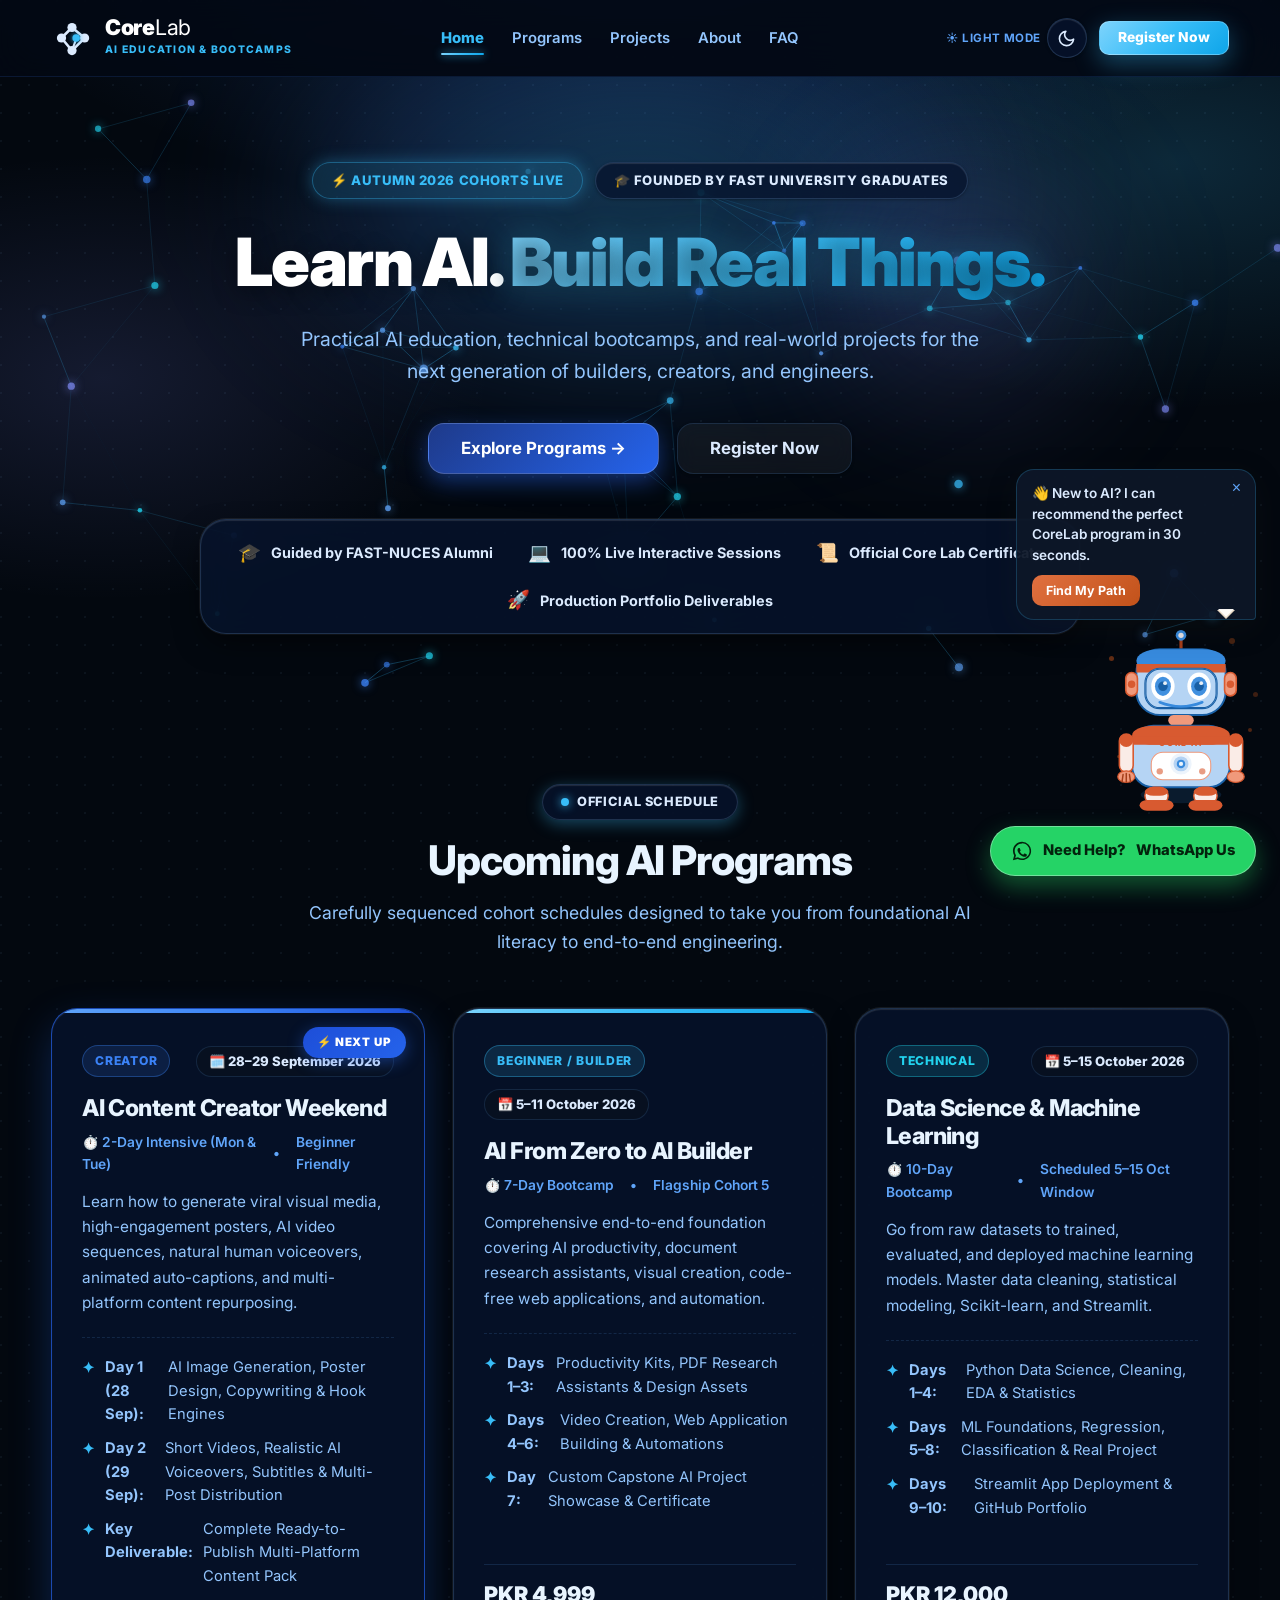
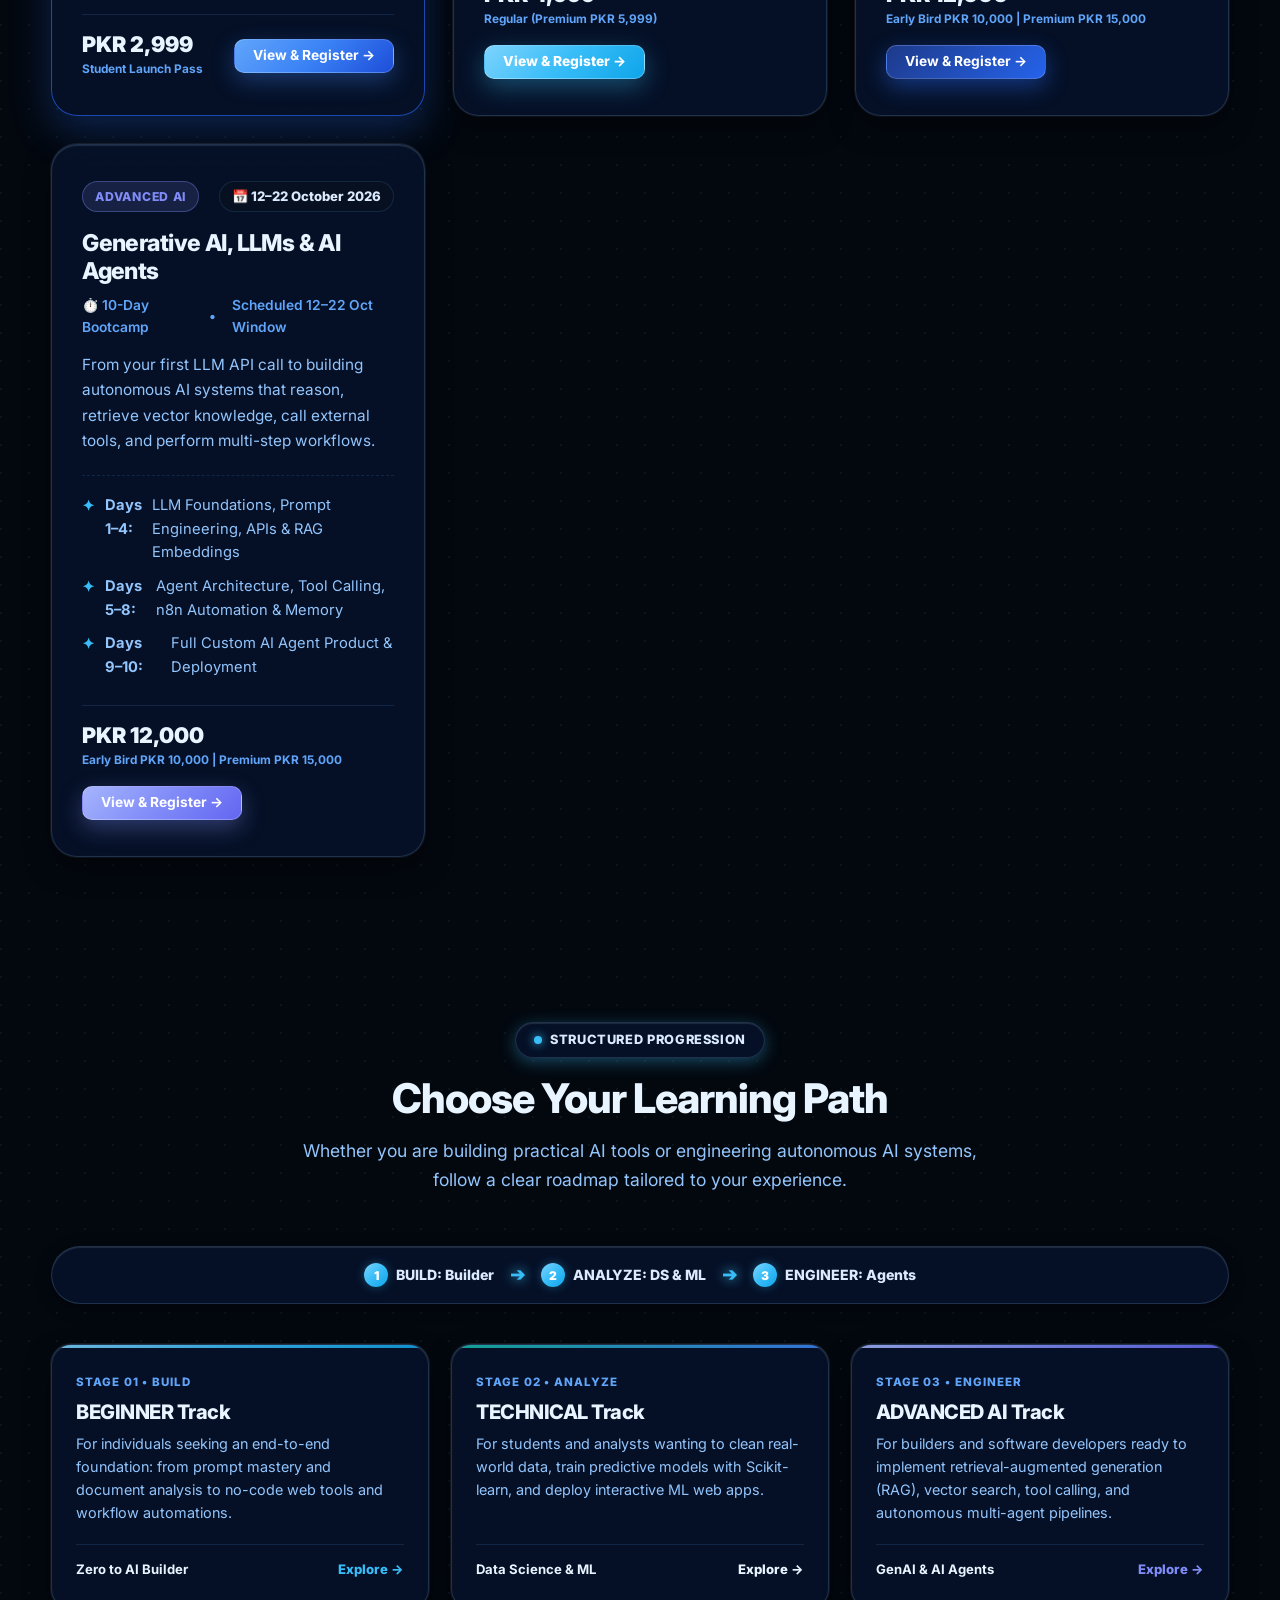
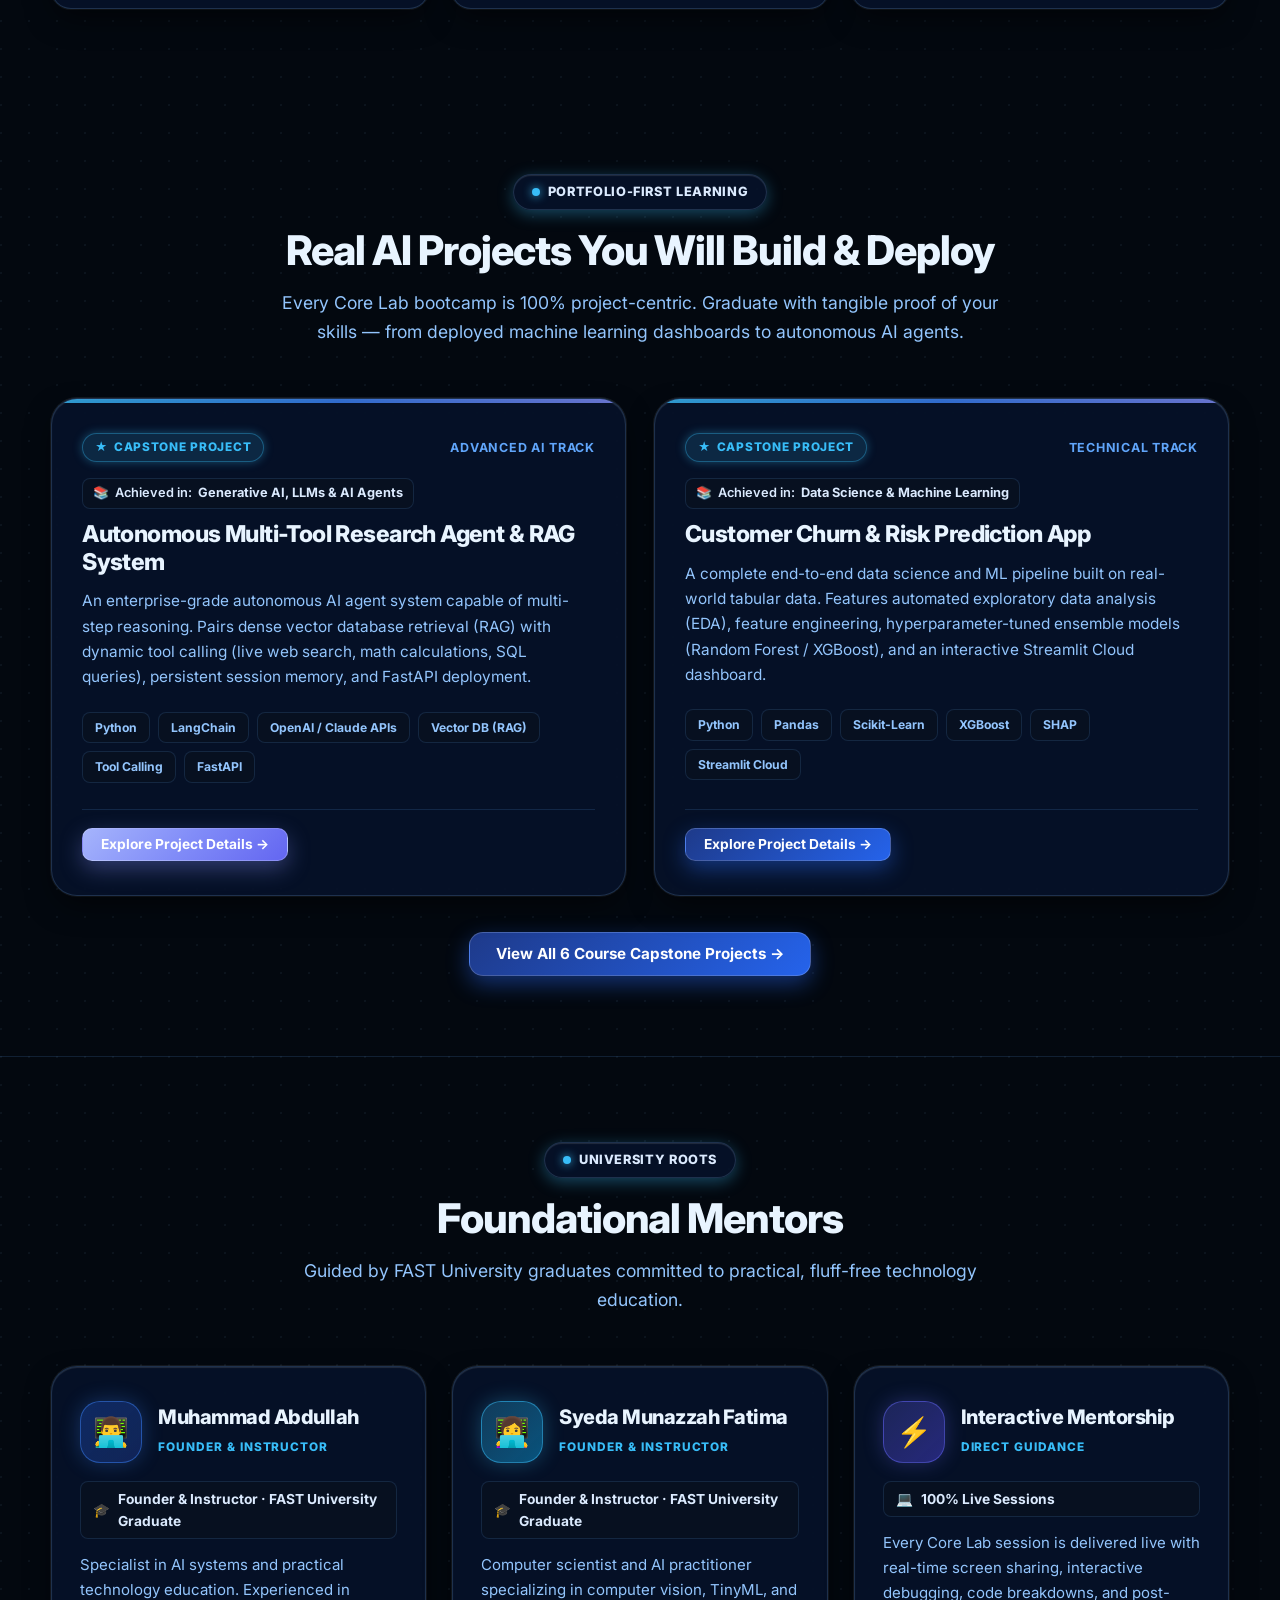
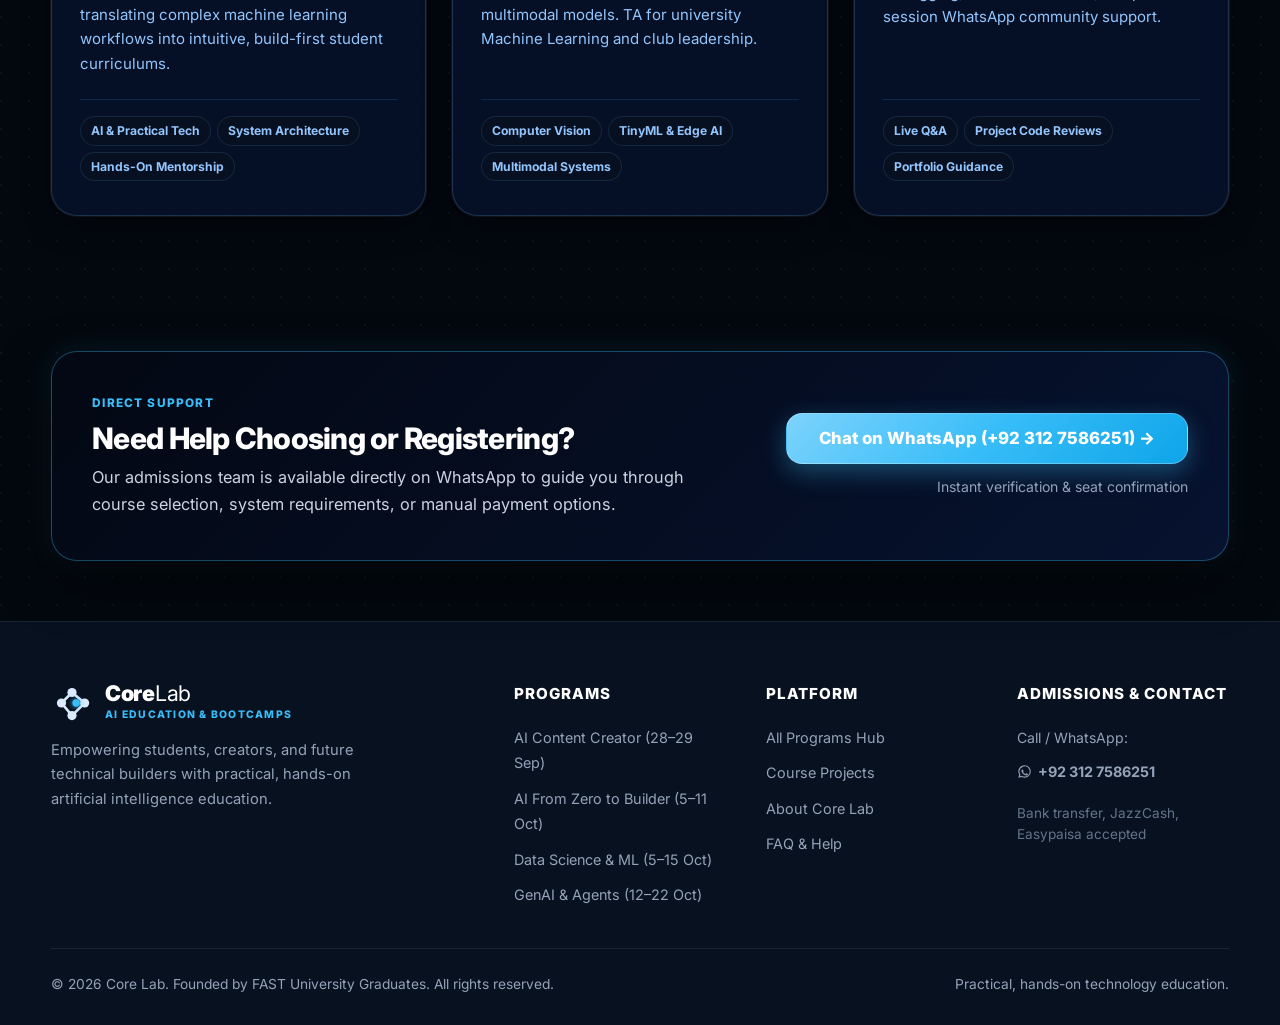
<file: index.html>
﻿<!DOCTYPE html>
<html lang="en" data-theme="dark">
<head>
  <meta charset="UTF-8">
  <meta name="viewport" content="width=device-width, initial-scale=1.0">
  <title>Core Lab — AI Education & Bootcamps | Learn AI. Build Real Things.</title>
  <meta name="description" content="Core Lab provides practical, hands-on AI education and technical bootcamps founded by FAST University graduates. Master AI content creation, machine learning, and AI agents.">
  <link rel="preconnect" href="https://fonts.googleapis.com">
  <link rel="preconnect" href="https://fonts.gstatic.com" crossorigin>
  <link href="https://fonts.googleapis.com/css2?family=Inter:wght@400;500;600;700;800;900&display=swap" rel="stylesheet">
  <link rel="stylesheet" href="assets/css/style.css">
  <script>!function(){var t=localStorage.getItem('corelab_theme');document.documentElement.setAttribute('data-theme',t==='light'?'light':'dark');}();</script>
</head>
<body>

  <!-- Sticky Navbar -->
  <header>
    <div class="container navbar">
      <a href="index.html" class="brand" aria-label="Core Lab Home">
        <svg class="brand-logo-svg" viewBox="0 0 100 100" fill="none" xmlns="http://www.w3.org/2000/svg">
          <line x1="25" y1="50" x2="50" y2="25" stroke="#0e1b2e" stroke-width="6" stroke-linecap="round"/>
          <line x1="50" y1="25" x2="80" y2="50" stroke="#0e1b2e" stroke-width="6" stroke-linecap="round"/>
          <line x1="80" y1="50" x2="50" y2="80" stroke="#0e1b2e" stroke-width="6" stroke-linecap="round"/>
          <line x1="50" y1="80" x2="25" y2="50" stroke="#0e1b2e" stroke-width="6" stroke-linecap="round"/>
          <line x1="50" y1="80" x2="60" y2="52" stroke="#0e1b2e" stroke-width="5" stroke-linecap="round"/>
          <circle cx="50" cy="25" r="11" fill="#0e1b2e"/>
          <circle cx="80" cy="50" r="11" fill="#0e1b2e"/>
          <circle cx="50" cy="80" r="11" fill="#0e1b2e"/>
          <circle cx="25" cy="50" r="11" fill="#0e1b2e"/>
          <circle cx="60" cy="50" r="9" fill="#d97706"/>
        </svg>
        <div class="brand-text">
          <div class="brand-title"><b>Core</b><span>Lab</span></div>
          <div class="brand-tagline">AI Education & Bootcamps</div>
        </div>
      </a>

      <nav aria-label="Main Navigation">
        <ul class="nav-menu">
          <li><a href="index.html" class="nav-link">Home</a></li>
          <li><a href="programs.html" class="nav-link">Programs</a></li>
          <li><a href="projects.html" class="nav-link">Projects</a></li>
          <li><a href="about.html" class="nav-link">About</a></li>
          <li><a href="faq.html" class="nav-link">FAQ</a></li>
        </ul>
      </nav>

      <div class="nav-actions">
        <div class="theme-toggle-wrap">
          <span class="theme-toggle-hint">
            <span class="hint-dark">🌙 Dark Mode</span>
            <span class="hint-light">☀️ Light Mode</span>
          </span>
          <button class="theme-toggle-btn" id="themeToggleBtn" aria-label="Switch to Light Mode" title="Switch to Light Mode">
            <!-- Moon icon (shown in dark mode) -->
            <svg class="moon-icon" viewBox="0 0 24 24" fill="none" stroke="currentColor" stroke-width="2" stroke-linecap="round" stroke-linejoin="round"><path d="M21 12.79A9 9 0 1 1 11.21 3 7 7 0 0 0 21 12.79z"/></svg>
            <!-- Sun icon (shown in light mode) -->
            <svg class="sun-icon" viewBox="0 0 24 24" fill="none" stroke="currentColor" stroke-width="2" stroke-linecap="round" stroke-linejoin="round"><circle cx="12" cy="12" r="5"/><line x1="12" y1="1" x2="12" y2="3"/><line x1="12" y1="21" x2="12" y2="23"/><line x1="4.22" y1="4.22" x2="5.64" y2="5.64"/><line x1="18.36" y1="18.36" x2="19.78" y2="19.78"/><line x1="1" y1="12" x2="3" y2="12"/><line x1="21" y1="12" x2="23" y2="12"/><line x1="4.22" y1="19.78" x2="5.64" y2="18.36"/><line x1="18.36" y1="5.64" x2="19.78" y2="4.22"/></svg>
          </button>
        </div>
        <a href="#upcoming" class="btn btn-gold btn-sm btn-header">Register Now</a>
        <button class="mobile-toggle" aria-label="Toggle navigation menu" aria-expanded="false">
          <svg viewBox="0 0 24 24" fill="none" stroke="currentColor" stroke-width="2" stroke-linecap="round"><line x1="3" y1="12" x2="21" y2="12"></line><line x1="3" y1="6" x2="21" y2="6"></line><line x1="3" y1="18" x2="21" y2="18"></line></svg>
        </button>
      </div>
    </div>
  </header>

  <!-- Mobile Drawer -->
  <div class="mobile-drawer" role="dialog" aria-modal="true">
    <div class="mobile-drawer-content">
      <a href="index.html">Home</a>
      <a href="programs.html">Programs & Learning Paths</a>
      <a href="projects.html">Course Projects</a>
      <a href="about.html">About & Mentors</a>
      <a href="faq.html">Frequently Asked Questions</a>
      <div style="margin-top: 10px;">
        <a href="#upcoming" class="btn btn-gold" style="width: 100%; text-align: center;">Register Now</a>
      </div>
      <div class="mobile-drawer-theme-row">
        <span>Theme</span>
        <button class="theme-toggle-btn" aria-label="Toggle theme">
          <svg class="moon-icon" viewBox="0 0 24 24" fill="none" stroke="currentColor" stroke-width="2" stroke-linecap="round" stroke-linejoin="round"><path d="M21 12.79A9 9 0 1 1 11.21 3 7 7 0 0 0 21 12.79z"/></svg>
          <svg class="sun-icon" viewBox="0 0 24 24" fill="none" stroke="currentColor" stroke-width="2" stroke-linecap="round" stroke-linejoin="round"><circle cx="12" cy="12" r="5"/><line x1="12" y1="1" x2="12" y2="3"/><line x1="12" y1="21" x2="12" y2="23"/><line x1="4.22" y1="4.22" x2="5.64" y2="5.64"/><line x1="18.36" y1="18.36" x2="19.78" y2="19.78"/><line x1="1" y1="12" x2="3" y2="12"/><line x1="21" y1="12" x2="23" y2="12"/><line x1="4.22" y1="19.78" x2="5.64" y2="18.36"/><line x1="18.36" y1="5.64" x2="19.78" y2="4.22"/></svg>
        </button>
      </div>
    </div>
  </div>

  <main>
    <!-- Hero Section -->
    <section class="hero">
      <div class="hero-canvas-wrap">
        <canvas id="heroCanvas" class="hero-canvas"></canvas>
      </div>
      <div class="container hero-content">
        <div class="hero-tag-pills">
          <span class="hero-pill hero-pill-gold">⚡ Autumn 2026 Cohorts Live</span>
          <span class="hero-pill hero-pill-navy">🎓 Founded by FAST University Graduates</span>
        </div>

        <h1>Learn AI. <span class="gradient-gold">Build Real Things.</span></h1>
        <p class="hero-subheadline">
          Practical AI education, technical bootcamps, and real-world projects for the next generation of builders, creators, and engineers.
        </p>

        <div class="hero-cta-group">
          <a href="programs.html" class="btn btn-primary btn-lg">Explore Programs →</a>
          <a href="#upcoming" class="btn btn-outline btn-lg">Register Now</a>
        </div>

        <!-- Trust Indicator Bar -->
        <div class="trust-bar">
          <div class="trust-item">
            <span class="trust-icon">🎓</span>
            <span>Guided by FAST-NUCES Alumni</span>
          </div>
          <div class="trust-item">
            <span class="trust-icon">💻</span>
            <span>100% Live Interactive Sessions</span>
          </div>
          <div class="trust-item">
            <span class="trust-icon">📜</span>
            <span>Official Core Lab Certificate</span>
          </div>
          <div class="trust-item">
            <span class="trust-icon">🚀</span>
            <span>Production Portfolio Deliverables</span>
          </div>
        </div>
      </div>
    </section>

    <!-- Upcoming Programs Section (Strict Chronological Order) -->
    <section id="upcoming" class="schedule-section">
      <div class="container">
        <div class="section-header">
          <div class="section-badge"><span class="dot"></span> Official Schedule</div>
          <h2>Upcoming AI Programs</h2>
          <p>Carefully sequenced cohort schedules designed to take you from foundational AI literacy to end-to-end engineering.</p>
        </div>

        <div class="courses-grid-4">

          <!-- 1. AI Content Creator -->
          <div class="course-card is-next-up" data-category="creator">
            <div class="next-up-ribbon ribbon-blue">⚡ NEXT UP</div>
            <div>
              <div class="course-badge-row">
                <span class="course-category-tag tag-creator">Creator</span>
                <span class="course-date-pill">🗓️ 28–29 September 2026</span>
              </div>
              <h3>AI Content Creator Weekend</h3>
              <div class="course-duration-meta">
                <span>⏱️ 2-Day Intensive (Mon &amp; Tue)</span>
                <span>•</span>
                <span>Beginner Friendly</span>
              </div>
              <p class="course-desc">
                Learn how to generate viral visual media, high-engagement posters, AI video sequences, natural human voiceovers, animated auto-captions, and multi-platform content repurposing.
              </p>
              <ul class="course-highlights-list">
                <li><span class="highlight-bullet">✦</span> <strong>Day 1 (28 Sep):</strong> AI Image Generation, Poster Design, Copywriting &amp; Hook Engines</li>
                <li><span class="highlight-bullet">✦</span> <strong>Day 2 (29 Sep):</strong> Short Videos, Realistic AI Voiceovers, Subtitles &amp; Multi-Post Distribution</li>
                <li><span class="highlight-bullet">✦</span> <strong>Key Deliverable:</strong> Complete Ready-to-Publish Multi-Platform Content Pack</li>
              </ul>
            </div>
            <div class="card-bottom-row">
              <div class="price-box">
                <span class="price-main">PKR 2,999</span>
                <span class="price-tier-sub">Student Launch Pass</span>
              </div>
              <a href="ai-content-creator.html" class="btn btn-blue btn-sm">View &amp; Register →</a>
            </div>
          </div>

          <!-- 2. AI From Zero to AI Builder -->
          <div class="course-card" data-category="builder">
            <div>
              <div class="course-badge-row">
                <span class="course-category-tag tag-builder">Beginner / Builder</span>
                <span class="course-date-pill">📅 5–11 October 2026</span>
              </div>
              <h3>AI From Zero to AI Builder</h3>
              <div class="course-duration-meta">
                <span>⏱️ 7-Day Bootcamp</span>
                <span>•</span>
                <span>Flagship Cohort 5</span>
              </div>
              <p class="course-desc">
                Comprehensive end-to-end foundation covering AI productivity, document research assistants, visual creation, code-free web applications, and automation.
              </p>
              <ul class="course-highlights-list">
                <li><span class="highlight-bullet">✦</span> <strong>Days 1–3:</strong> Productivity Kits, PDF Research Assistants & Design Assets</li>
                <li><span class="highlight-bullet">✦</span> <strong>Days 4–6:</strong> Video Creation, Web Application Building & Automations</li>
                <li><span class="highlight-bullet">✦</span> <strong>Day 7:</strong> Custom Capstone AI Project Showcase & Certificate</li>
              </ul>
            </div>
            <div class="card-bottom-row">
              <div class="price-box">
                <span class="price-main">PKR 4,999</span>
                <span class="price-tier-sub">Regular (Premium PKR 5,999)</span>
              </div>
              <a href="ai-from-zero-to-builder.html" class="btn btn-gold btn-sm">View & Register →</a>
            </div>
          </div>

          <!-- 3. Data Science & Machine Learning Bootcamp -->
          <div class="course-card">
            <div>
              <div class="course-badge-row">
                <span class="course-category-tag tag-datascience">Technical</span>
                <span class="course-date-pill">📅 5–15 October 2026</span>
              </div>
              <h3>Data Science & Machine Learning</h3>
              <div class="course-duration-meta">
                <span>⏱️ 10-Day Bootcamp</span>
                <span>•</span>
                <span>Scheduled 5–15 Oct Window</span>
              </div>
              <p class="course-desc">
                Go from raw datasets to trained, evaluated, and deployed machine learning models. Master data cleaning, statistical modeling, Scikit-learn, and Streamlit.
              </p>
              <ul class="course-highlights-list">
                <li><span class="highlight-bullet">✦</span> <strong>Days 1–4:</strong> Python Data Science, Cleaning, EDA & Statistics</li>
                <li><span class="highlight-bullet">✦</span> <strong>Days 5–8:</strong> ML Foundations, Regression, Classification & Real Project</li>
                <li><span class="highlight-bullet">✦</span> <strong>Days 9–10:</strong> Streamlit App Deployment & GitHub Portfolio</li>
              </ul>
            </div>
            <div class="card-bottom-row">
              <div class="price-box">
                <span class="price-main">PKR 12,000</span>
                <span class="price-tier-sub">Early Bird PKR 10,000 | Premium PKR 15,000</span>
              </div>
              <a href="data-science-machine-learning.html" class="btn btn-primary btn-sm">View & Register →</a>
            </div>
          </div>

          <!-- 4. Generative AI, LLMs & AI Agents Bootcamp -->
          <div class="course-card">
            <div>
              <div class="course-badge-row">
                <span class="course-category-tag tag-genai">Advanced AI</span>
                <span class="course-date-pill">📅 12–22 October 2026</span>
              </div>
              <h3>Generative AI, LLMs & AI Agents</h3>
              <div class="course-duration-meta">
                <span>⏱️ 10-Day Bootcamp</span>
                <span>•</span>
                <span>Scheduled 12–22 Oct Window</span>
              </div>
              <p class="course-desc">
                From your first LLM API call to building autonomous AI systems that reason, retrieve vector knowledge, call external tools, and perform multi-step workflows.
              </p>
              <ul class="course-highlights-list">
                <li><span class="highlight-bullet">✦</span> <strong>Days 1–4:</strong> LLM Foundations, Prompt Engineering, APIs & RAG Embeddings</li>
                <li><span class="highlight-bullet">✦</span> <strong>Days 5–8:</strong> Agent Architecture, Tool Calling, n8n Automation & Memory</li>
                <li><span class="highlight-bullet">✦</span> <strong>Days 9–10:</strong> Full Custom AI Agent Product & Deployment</li>
              </ul>
            </div>
            <div class="card-bottom-row">
              <div class="price-box">
                <span class="price-main">PKR 12,000</span>
                <span class="price-tier-sub">Early Bird PKR 10,000 | Premium PKR 15,000</span>
              </div>
              <a href="generative-ai-agents.html" class="btn btn-purple btn-sm">View & Register →</a>
            </div>
          </div>

        </div>
      </div>
    </section>

    <!-- Program Categories / Choose Your Learning Path -->
    <section class="pathways-section">
      <div class="container">
        <div class="section-header">
          <div class="section-badge"><span class="dot"></span> Structured Progression</div>
          <h2>Choose Your Learning Path</h2>
          <p>Whether you are building practical AI tools or engineering autonomous AI systems, follow a clear roadmap tailored to your experience.</p>
        </div>

        <div class="pathways-step-strip">
          <div class="path-step-badge"><span class="num">1</span> BUILD: Builder</div>
          <div class="path-step-arrow">➔</div>
          <div class="path-step-badge"><span class="num">2</span> ANALYZE: DS & ML</div>
          <div class="path-step-arrow">➔</div>
          <div class="path-step-badge"><span class="num">3</span> ENGINEER: Agents</div>
        </div>

        <div class="pathways-grid">

          <div class="pathway-card">
            <div>
              <div class="pathway-step-label">Stage 01 • BUILD</div>
              <h4>BEGINNER Track</h4>
              <p>For individuals seeking an end-to-end foundation: from prompt mastery and document analysis to no-code web tools and workflow automations.</p>
            </div>
            <div class="pathway-meta">
              <span>Zero to AI Builder</span>
              <a href="ai-from-zero-to-builder.html" class="text-gold" style="font-weight: 800;">Explore →</a>
            </div>
          </div>

          <div class="pathway-card">
            <div>
              <div class="pathway-step-label">Stage 02 • ANALYZE</div>
              <h4>TECHNICAL Track</h4>
              <p>For students and analysts wanting to clean real-world data, train predictive models with Scikit-learn, and deploy interactive ML web apps.</p>
            </div>
            <div class="pathway-meta">
              <span>Data Science & ML</span>
              <a href="data-science-machine-learning.html" class="text-navy" style="font-weight: 800;">Explore →</a>
            </div>
          </div>

          <div class="pathway-card">
            <div>
              <div class="pathway-step-label">Stage 03 • ENGINEER</div>
              <h4>ADVANCED AI Track</h4>
              <p>For builders and software developers ready to implement retrieval-augmented generation (RAG), vector search, tool calling, and autonomous multi-agent pipelines.</p>
            </div>
            <div class="pathway-meta">
              <span>GenAI & AI Agents</span>
              <a href="generative-ai-agents.html" class="text-purple" style="font-weight: 800;">Explore →</a>
            </div>
          </div>

        </div>
      </div>
    </section>

    <!-- Projects Preview Section -->
    <section style="padding: 80px 0;">
      <div class="container">
        <div class="section-header">
          <div class="section-badge"><span class="dot"></span> Portfolio-First Learning</div>
          <h2>Real AI Projects You Will Build & Deploy</h2>
          <p>Every Core Lab bootcamp is 100% project-centric. Graduate with tangible proof of your skills — from deployed machine learning dashboards to autonomous AI agents.</p>
        </div>

        <div class="projects-grid">

          <div class="project-card">
            <div>
              <div class="project-status-row">
                <span class="badge-capstone"><span class="star-icon">★</span> Capstone Project</span>
                <span class="project-category-lbl">Advanced AI Track</span>
              </div>
              <div class="course-origin-badge">
                <span>📚</span> Achieved in: <strong>Generative AI, LLMs & AI Agents</strong>
              </div>
              <h3>Autonomous Multi-Tool Research Agent & RAG System</h3>
              <p>
                An enterprise-grade autonomous AI agent system capable of multi-step reasoning. Pairs dense vector database retrieval (RAG) with dynamic tool calling (live web search, math calculations, SQL queries), persistent session memory, and FastAPI deployment.
              </p>
              <div class="project-tech-tags">
                <span class="tech-tag">Python</span>
                <span class="tech-tag">LangChain</span>
                <span class="tech-tag">OpenAI / Claude APIs</span>
                <span class="tech-tag">Vector DB (RAG)</span>
                <span class="tech-tag">Tool Calling</span>
                <span class="tech-tag">FastAPI</span>
              </div>
            </div>
            <div class="project-links-row">
              <a href="projects.html" class="btn btn-purple btn-sm">Explore Project Details →</a>
            </div>
          </div>

          <div class="project-card">
            <div>
              <div class="project-status-row">
                <span class="badge-capstone"><span class="star-icon">★</span> Capstone Project</span>
                <span class="project-category-lbl">Technical Track</span>
              </div>
              <div class="course-origin-badge">
                <span>📚</span> Achieved in: <strong>Data Science & Machine Learning</strong>
              </div>
              <h3>Customer Churn & Risk Prediction App</h3>
              <p>
                A complete end-to-end data science and ML pipeline built on real-world tabular data. Features automated exploratory data analysis (EDA), feature engineering, hyperparameter-tuned ensemble models (Random Forest / XGBoost), and an interactive Streamlit Cloud dashboard.
              </p>
              <div class="project-tech-tags">
                <span class="tech-tag">Python</span>
                <span class="tech-tag">Pandas</span>
                <span class="tech-tag">Scikit-Learn</span>
                <span class="tech-tag">XGBoost</span>
                <span class="tech-tag">SHAP</span>
                <span class="tech-tag">Streamlit Cloud</span>
              </div>
            </div>
            <div class="project-links-row">
              <a href="projects.html" class="btn btn-primary btn-sm">Explore Project Details →</a>
            </div>
          </div>

        </div>

        <div style="text-align: center; margin-top: 36px;">
          <a href="projects.html" class="btn btn-primary">View All 6 Course Capstone Projects →</a>
        </div>
      </div>
    </section>

    <!-- Mentors Section -->
    <section class="mentors-section">
      <div class="container">
        <div class="section-header">
          <div class="section-badge"><span class="dot"></span> University Roots</div>
          <h2>Foundational Mentors</h2>
          <p>Guided by FAST University graduates committed to practical, fluff-free technology education.</p>
        </div>

        <div class="mentors-grid">
          <div class="mentor-card">
            <div class="mentor-header-group">
              <div class="mentor-avatar-box avatar-blue">👨‍💻</div>
              <div class="mentor-title-box">
                <h3>Muhammad Abdullah</h3>
                <span class="mentor-tag">Founder &amp; Instructor</span>
              </div>
            </div>
            <div class="mentor-credential-badge">
              <span>🎓</span> Founder &amp; Instructor · FAST University Graduate
            </div>
            <p class="mentor-bio">
              Specialist in AI systems and practical technology education. Experienced in translating complex machine learning workflows into intuitive, build-first student curriculums.
            </p>
            <div class="mentor-pills-row">
              <span class="mentor-pill">AI & Practical Tech</span>
              <span class="mentor-pill">System Architecture</span>
              <span class="mentor-pill">Hands-On Mentorship</span>
            </div>
          </div>

          <div class="mentor-card">
            <div class="mentor-header-group">
              <div class="mentor-avatar-box avatar-gold">👩‍💻</div>
              <div class="mentor-title-box">
                <h3>Syeda Munazzah Fatima</h3>
                <span class="mentor-tag">Founder &amp; Instructor</span>
              </div>
            </div>
            <div class="mentor-credential-badge">
              <span>🎓</span> Founder &amp; Instructor · FAST University Graduate
            </div>
            <p class="mentor-bio">
              Computer scientist and AI practitioner specializing in computer vision, TinyML, and multimodal models. TA for university Machine Learning and club leadership.
            </p>
            <div class="mentor-pills-row">
              <span class="mentor-pill">Computer Vision</span>
              <span class="mentor-pill">TinyML & Edge AI</span>
              <span class="mentor-pill">Multimodal Systems</span>
            </div>
          </div>

          <div class="mentor-card">
            <div class="mentor-header-group">
              <div class="mentor-avatar-box avatar-purple">⚡</div>
              <div class="mentor-title-box">
                <h3>Interactive Mentorship</h3>
                <span class="mentor-tag">Direct Guidance</span>
              </div>
            </div>
            <div class="mentor-credential-badge">
              <span>💻</span> 100% Live Sessions
            </div>
            <p class="mentor-bio">
              Every Core Lab session is delivered live with real-time screen sharing, interactive debugging, code breakdowns, and post-session WhatsApp community support.
            </p>
            <div class="mentor-pills-row">
              <span class="mentor-pill">Live Q&A</span>
              <span class="mentor-pill">Project Code Reviews</span>
              <span class="mentor-pill">Portfolio Guidance</span>
            </div>
          </div>
        </div>
      </div>
    </section>

    <!-- Registration Help Banner -->
    <div class="container" style="margin-bottom: 60px;">
      <div class="reg-outcome-card bg-dark-navy">
        <div>
          <span class="badge-deliverable">Direct Support</span>
          <h3>Need Help Choosing or Registering?</h3>
          <p>
            Our admissions team is available directly on WhatsApp to guide you through course selection, system requirements, or manual payment options.
          </p>
        </div>
        <div class="reg-actions-box">
          <a href="https://wa.me/923127586251?text=Hi%20Core%20Lab%2C%20I%20have%20a%20question%20about%20your%20upcoming%20programs." target="_blank" rel="noopener" class="btn btn-gold btn-lg">
            Chat on WhatsApp (+92 312 7586251) →
          </a>
          <span class="whatsapp-help-row">Instant verification & seat confirmation</span>
        </div>
      </div>
    </div>
  </main>

  <!-- Global Footer -->
  <footer>
    <div class="container">
      <div class="footer-grid">
        <div class="footer-brand-col">
          <div class="brand">
            <svg class="brand-logo-svg" viewBox="0 0 100 100" fill="none" xmlns="http://www.w3.org/2000/svg">
              <line x1="25" y1="50" x2="50" y2="25" stroke="#cbd5e1" stroke-width="6" stroke-linecap="round"/>
              <line x1="50" y1="25" x2="80" y2="50" stroke="#cbd5e1" stroke-width="6" stroke-linecap="round"/>
              <line x1="80" y1="50" x2="50" y2="80" stroke="#cbd5e1" stroke-width="6" stroke-linecap="round"/>
              <line x1="50" y1="80" x2="25" y2="50" stroke="#cbd5e1" stroke-width="6" stroke-linecap="round"/>
              <circle cx="50" cy="25" r="11" fill="#cbd5e1"/>
              <circle cx="80" cy="50" r="11" fill="#cbd5e1"/>
              <circle cx="50" cy="80" r="11" fill="#cbd5e1"/>
              <circle cx="25" cy="50" r="11" fill="#cbd5e1"/>
              <circle cx="60" cy="50" r="9" fill="#d97706"/>
            </svg>
            <div class="brand-text">
              <div class="brand-title" style="color:white;"><b>Core</b><span>Lab</span></div>
              <div class="brand-tagline">AI Education & Bootcamps</div>
            </div>
          </div>
          <p>
            Empowering students, creators, and future technical builders with practical, hands-on artificial intelligence education.
          </p>
        </div>

        <div>
          <div class="footer-col-title">Programs</div>
          <ul class="footer-nav-list">
            <li><a href="ai-content-creator.html">AI Content Creator (28–29 Sep)</a></li>
            <li><a href="ai-from-zero-to-builder.html">AI From Zero to Builder (5–11 Oct)</a></li>
            <li><a href="data-science-machine-learning.html">Data Science & ML (5–15 Oct)</a></li>
            <li><a href="generative-ai-agents.html">GenAI & Agents (12–22 Oct)</a></li>
          </ul>
        </div>

        <div>
          <div class="footer-col-title">Platform</div>
          <ul class="footer-nav-list">
            <li><a href="programs.html">All Programs Hub</a></li>
            <li><a href="projects.html">Course Projects</a></li>
            <li><a href="about.html">About Core Lab</a></li>
            <li><a href="faq.html">FAQ & Help</a></li>
          </ul>
        </div>

        <div>
          <div class="footer-col-title">Admissions & Contact</div>
          <ul class="footer-nav-list">
            <li><span style="font-size: 0.88rem;">Call / WhatsApp:</span></li>
            <li>
              <a href="https://wa.me/923127586251" target="_blank" rel="noopener" class="footer-phone-tag">
                <svg width="15" height="15" viewBox="0 0 24 24" fill="currentColor"><path d="M12.04 2c-5.46 0-9.91 4.45-9.91 9.91 0 1.75.46 3.45 1.32 4.95L2.05 22l5.25-1.38c1.45.79 3.08 1.21 4.74 1.21 5.46 0 9.91-4.45 9.91-9.91 0-2.65-1.03-5.14-2.9-7.01A9.82 9.82 0 0 0 12.04 2m.01 1.67c2.2 0 4.26.86 5.82 2.42a8.23 8.23 0 0 1 2.41 5.82c0 4.54-3.7 8.24-8.24 8.24-1.44 0-2.85-.38-4.08-1.1l-.29-.17-3.03.79.81-2.95-.19-.3a8.21 8.21 0 0 1-1.26-4.32c0-4.54 3.69-8.23 8.23-8.23m4.52 11.66c-.25-.13-1.47-.72-1.7-.81-.23-.08-.39-.13-.56.13-.17.25-.64.81-.79.97-.14.17-.29.19-.54.06-.25-.13-1.06-.39-2.02-1.24-.75-.67-1.25-1.49-1.39-1.74-.15-.25-.02-.39.11-.51.11-.11.25-.29.37-.44.13-.15.17-.25.25-.42.08-.17.04-.32-.02-.45-.06-.13-.56-1.35-.77-1.85-.2-.49-.41-.42-.56-.43l-.48-.01c-.17 0-.44.06-.67.32-.23.25-.88.86-.88 2.1 0 1.24.9 2.44 1.03 2.61.13.17 1.77 2.7 4.29 3.79.6.26 1.07.41 1.44.53.6.19 1.15.16 1.58.1.48-.07 1.47-.6 1.68-1.18.21-.58.21-1.08.15-1.18-.06-.1-.23-.16-.48-.28Z"/></svg>
                <span>+92 312 7586251</span>
              </a>
            </li>
            <li style="margin-top: 6px; font-size: 0.85rem; color: #64748b;">Bank transfer, JazzCash, Easypaisa accepted</li>
          </ul>
        </div>
      </div>

      <div class="footer-bottom">
        <div>© 2026 Core Lab. Founded by FAST University Graduates. All rights reserved.</div>
        <div>Practical, hands-on technology education.</div>
      </div>
    </div>
  </footer>

  <!-- Floating WhatsApp Quick-Help Badge -->
  <a href="https://wa.me/923127586251?text=Hi%20Core%20Lab%2C%20I%20have%20a%20question%20about%20a%20program." target="_blank" rel="noopener" class="floating-whatsapp" aria-label="Chat with Core Lab admissions on WhatsApp">
    <svg viewBox="0 0 24 24"><path d="M12.04 2c-5.46 0-9.91 4.45-9.91 9.91 0 1.75.46 3.45 1.32 4.95L2.05 22l5.25-1.38c1.45.79 3.08 1.21 4.74 1.21 5.46 0 9.91-4.45 9.91-9.91 0-2.65-1.03-5.14-2.9-7.01A9.82 9.82 0 0 0 12.04 2m.01 1.67c2.2 0 4.26.86 5.82 2.42a8.23 8.23 0 0 1 2.41 5.82c0 4.54-3.7 8.24-8.24 8.24-1.44 0-2.85-.38-4.08-1.1l-.29-.17-3.03.79.81-2.95-.19-.3a8.21 8.21 0 0 1-1.26-4.32c0-4.54 3.69-8.23 8.23-8.23m4.52 11.66c-.25-.13-1.47-.72-1.7-.81-.23-.08-.39-.13-.56.13-.17.25-.64.81-.79.97-.14.17-.29.19-.54.06-.25-.13-1.06-.39-2.02-1.24-.75-.67-1.25-1.49-1.39-1.74-.15-.25-.02-.39.11-.51.11-.11.25-.29.37-.44.13-.15.17-.25.25-.42.08-.17.04-.32-.02-.45-.06-.13-.56-1.35-.77-1.85-.2-.49-.41-.42-.56-.43l-.48-.01c-.17 0-.44.06-.67.32-.23.25-.88.86-.88 2.1 0 1.24.9 2.44 1.03 2.61.13.17 1.77 2.7 4.29 3.79.6.26 1.07.41 1.44.53.6.19 1.15.16 1.58.1.48-.07 1.47-.6 1.68-1.18.21-.58.21-1.08.15-1.18-.06-.1-.23-.16-.48-.28Z"/></svg>
    <span class="float-label-prefix">Need Help? </span>
    <span>WhatsApp Us</span>
  </a>

  <script src="assets/js/main.js"></script>
  <script src="assets/js/robot-guide.js"></script>
</body>
</html>
</file>
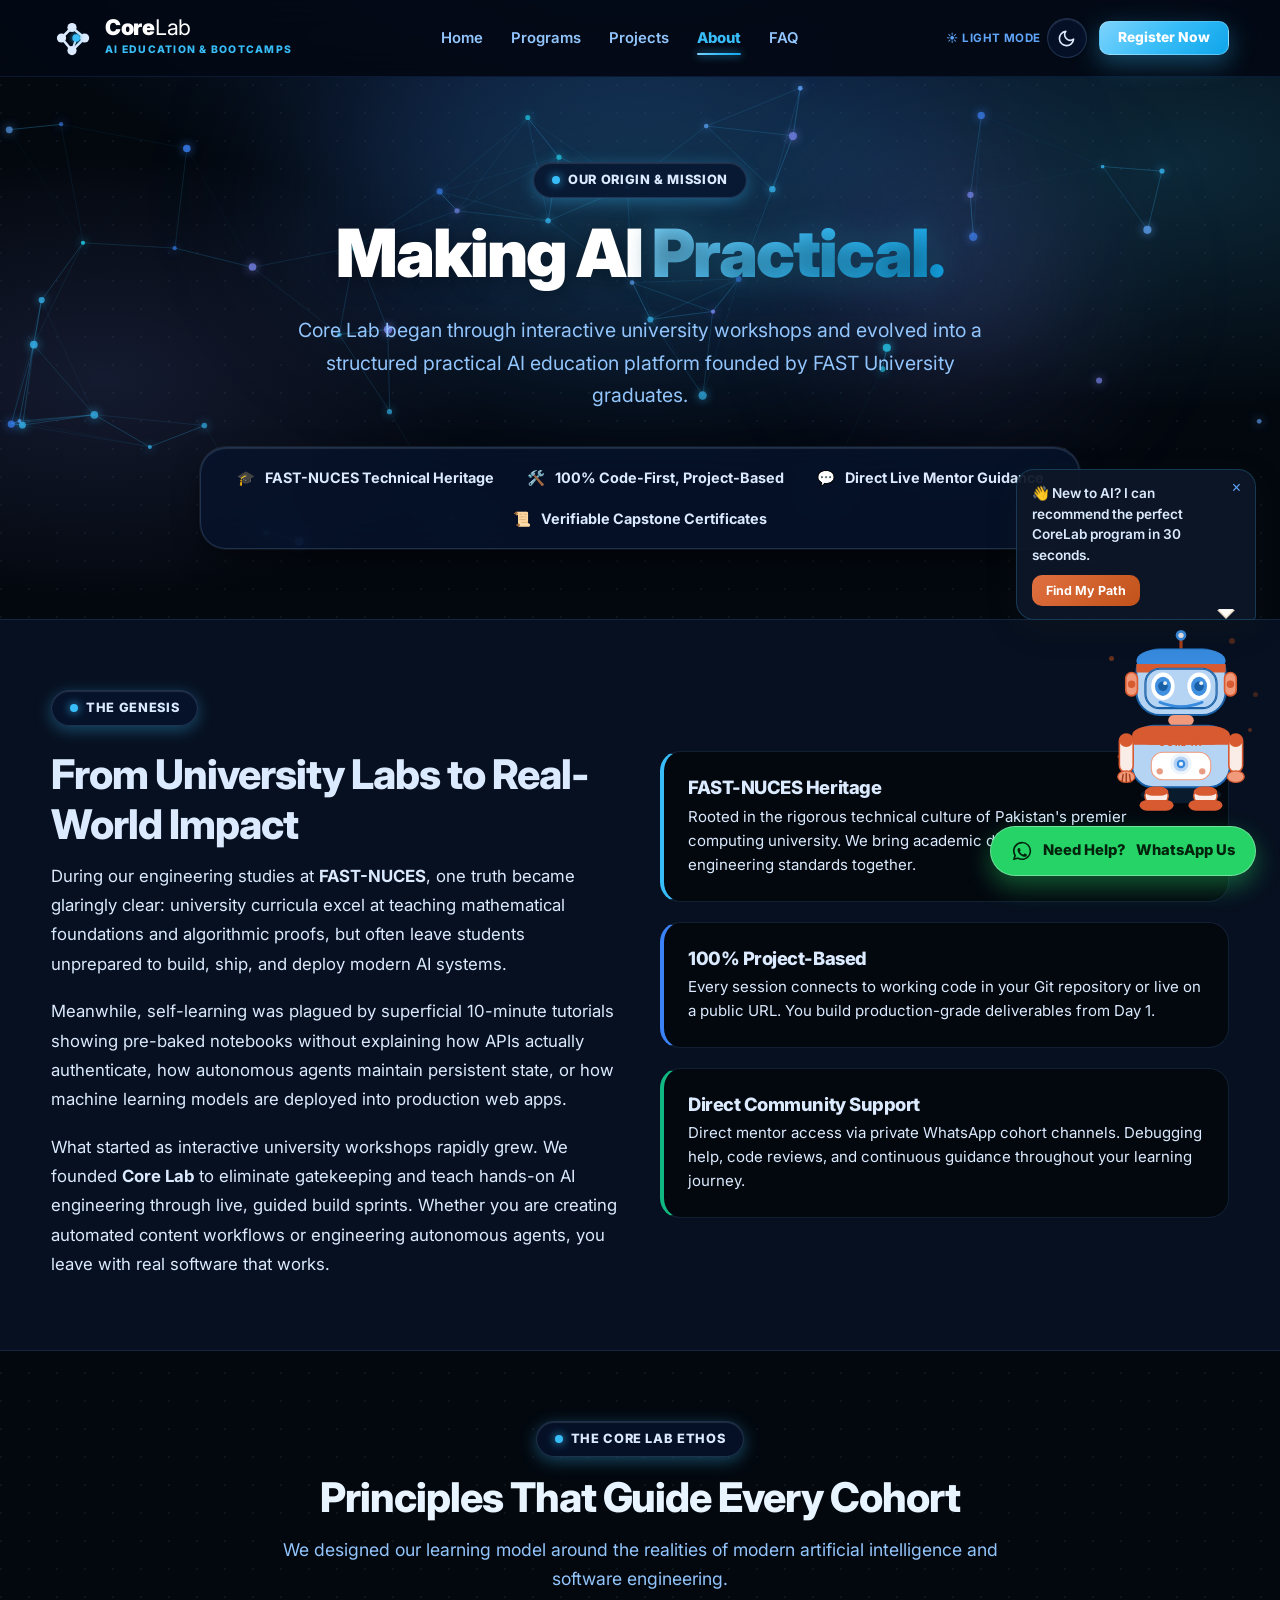
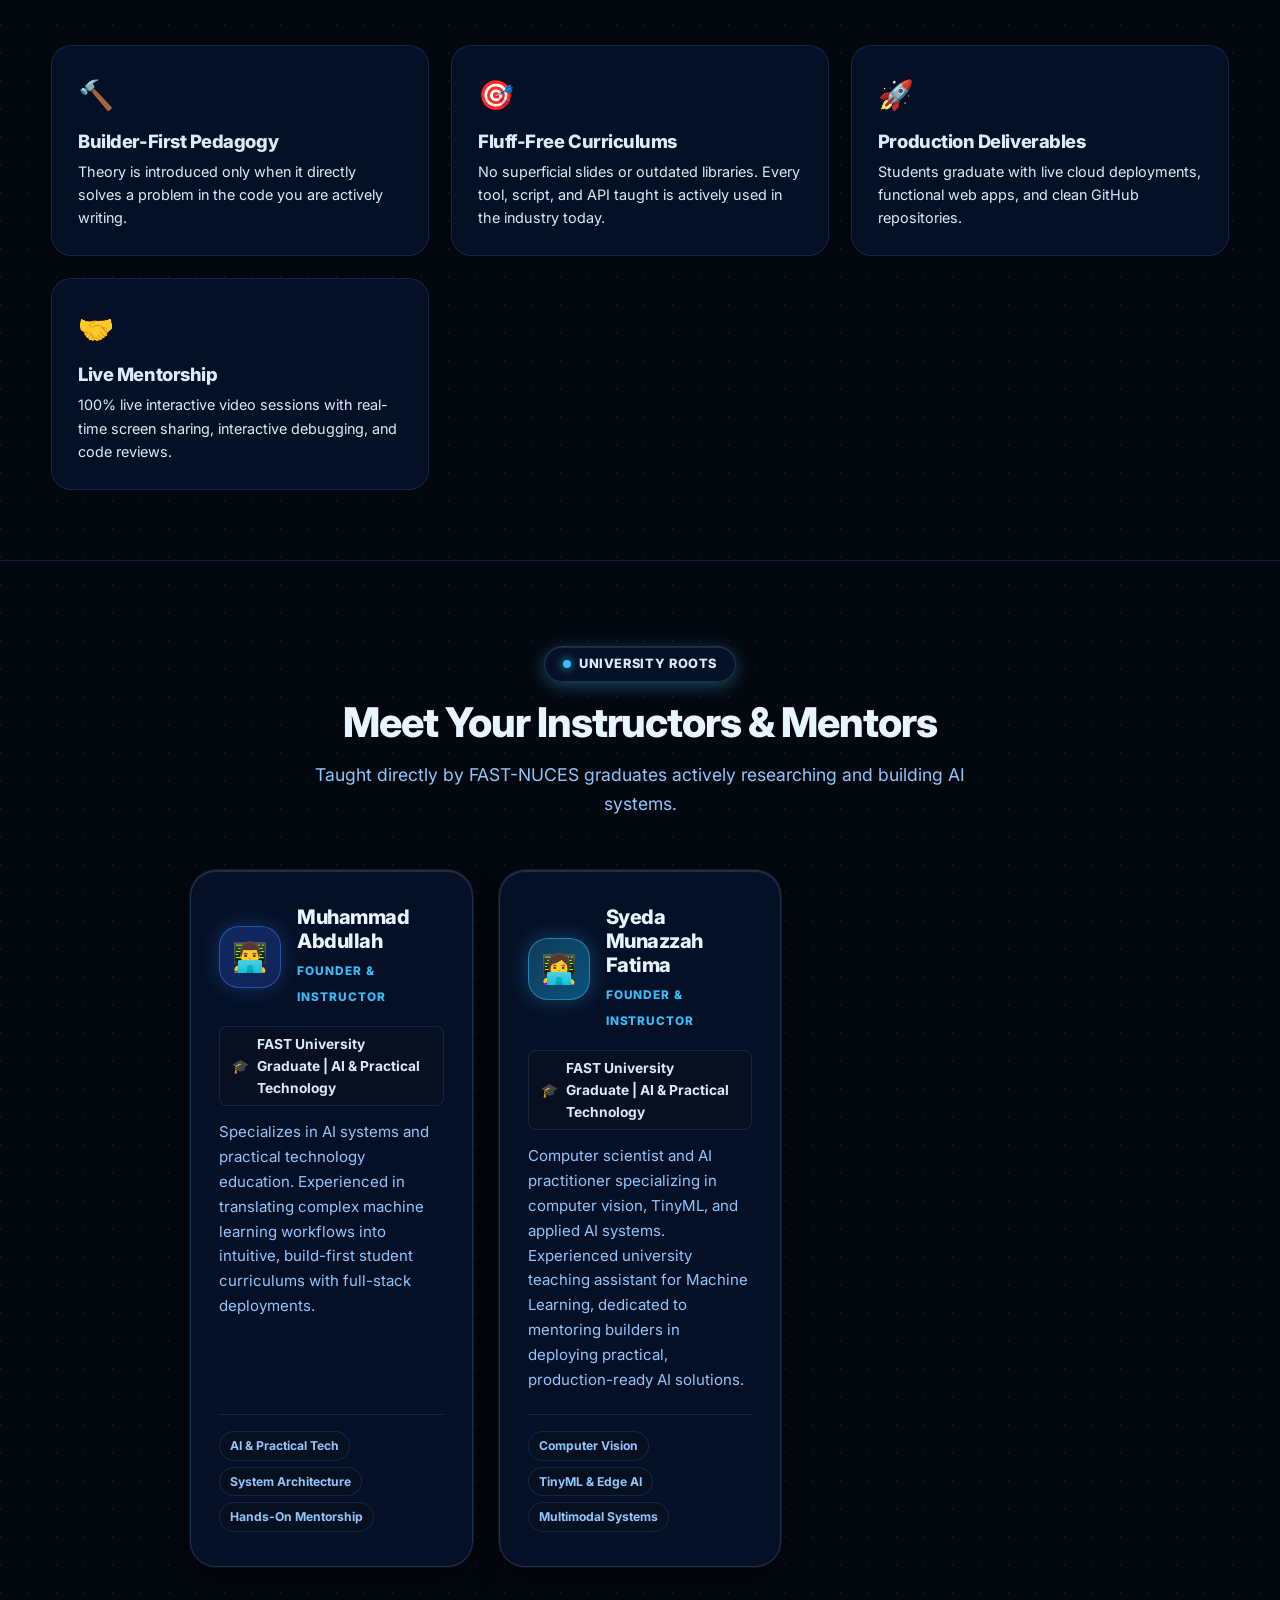
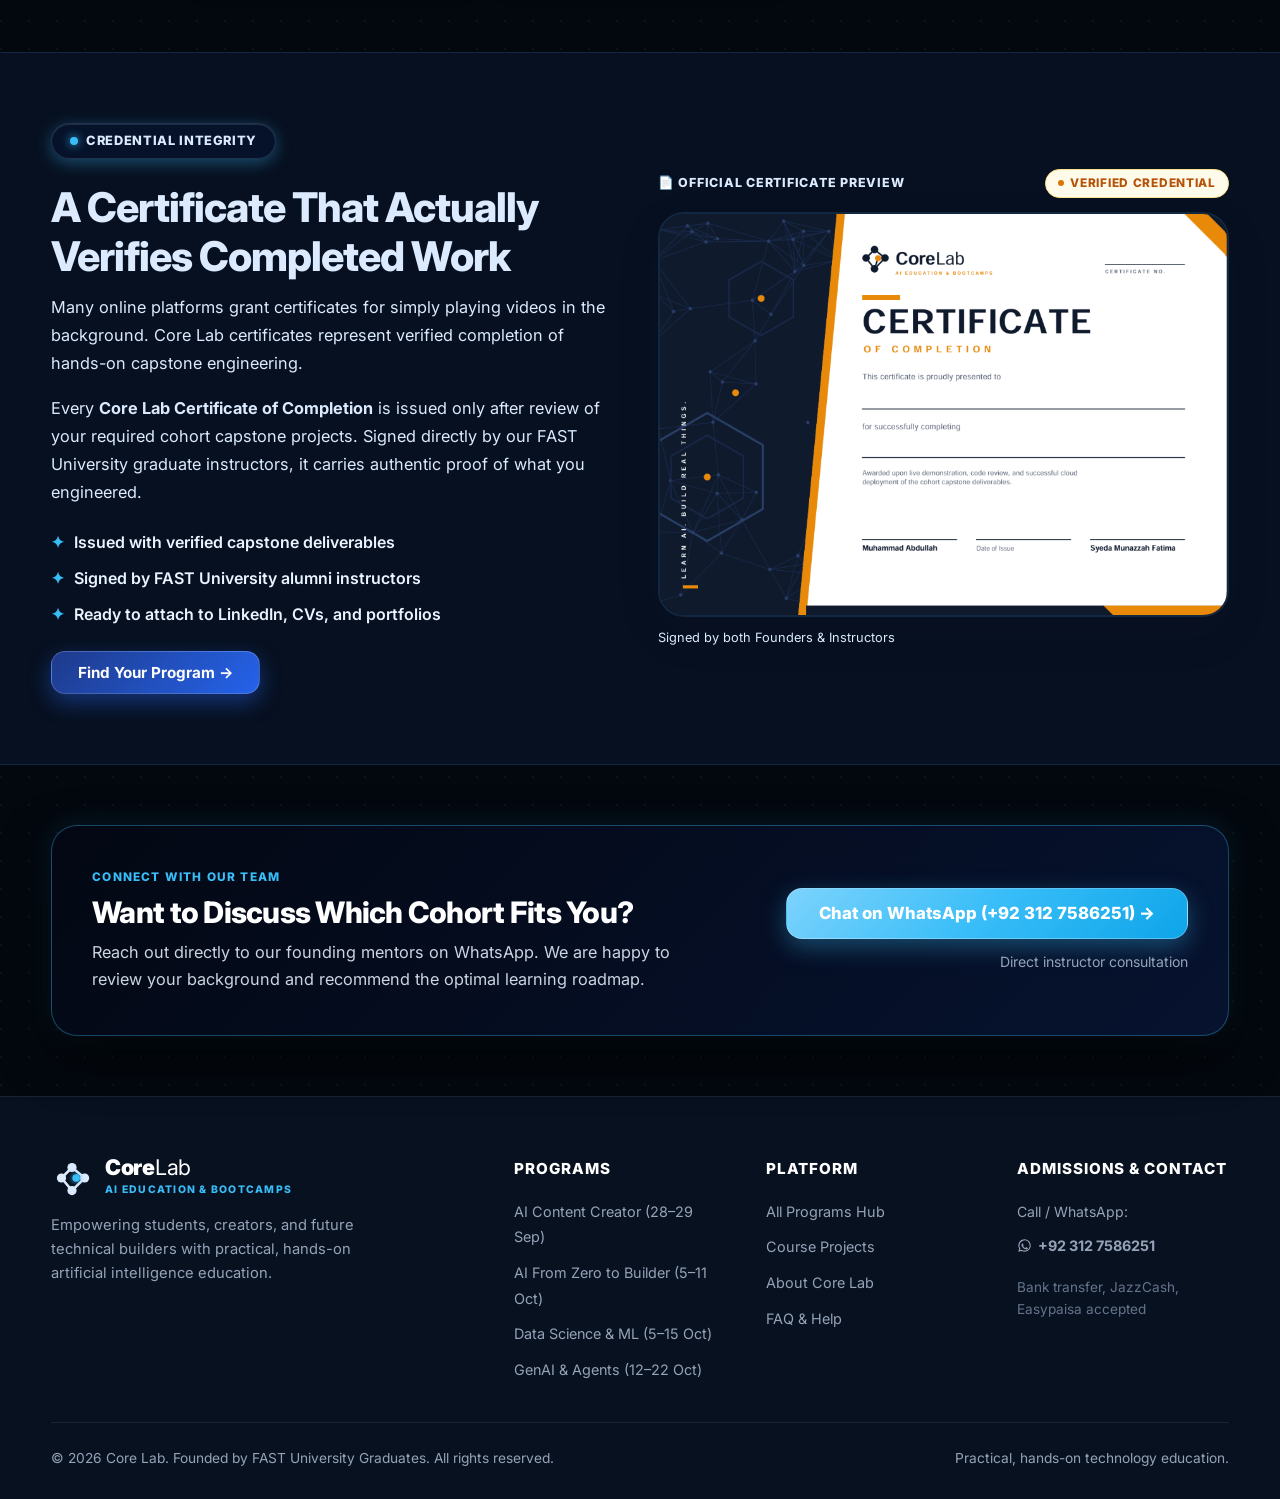
<file: about.html>
﻿<!DOCTYPE html>
<html lang="en" data-theme="dark">
<head>
  <meta charset="UTF-8">
  <meta name="viewport" content="width=device-width, initial-scale=1.0">
  <title>About Core Lab | Making AI Practical</title>
  <meta name="description" content="Core Lab was founded by FAST University graduates to bridge the gap between theoretical AI lectures and real-world implementation. Learn our story, ethos, and meet our mentors.">
  <link rel="preconnect" href="https://fonts.googleapis.com">
  <link rel="preconnect" href="https://fonts.gstatic.com" crossorigin>
  <link href="https://fonts.googleapis.com/css2?family=Inter:wght@400;500;600;700;800;900&display=swap" rel="stylesheet">
  <link rel="stylesheet" href="assets/css/style.css">
  <script>!function(){var t=localStorage.getItem('corelab_theme');document.documentElement.setAttribute('data-theme',t==='light'?'light':'dark');}();</script>
</head>
<body>

  <!-- Sticky Navbar -->
  <header>
    <div class="container navbar">
      <a href="index.html" class="brand" aria-label="Core Lab Home">
        <svg class="brand-logo-svg" viewBox="0 0 100 100" fill="none" xmlns="http://www.w3.org/2000/svg">
          <line x1="25" y1="50" x2="50" y2="25" stroke="#0e1b2e" stroke-width="6" stroke-linecap="round"/>
          <line x1="50" y1="25" x2="80" y2="50" stroke="#0e1b2e" stroke-width="6" stroke-linecap="round"/>
          <line x1="80" y1="50" x2="50" y2="80" stroke="#0e1b2e" stroke-width="6" stroke-linecap="round"/>
          <line x1="50" y1="80" x2="25" y2="50" stroke="#0e1b2e" stroke-width="6" stroke-linecap="round"/>
          <line x1="50" y1="80" x2="60" y2="52" stroke="#0e1b2e" stroke-width="5" stroke-linecap="round"/>
          <circle cx="50" cy="25" r="11" fill="#0e1b2e"/>
          <circle cx="80" cy="50" r="11" fill="#0e1b2e"/>
          <circle cx="50" cy="80" r="11" fill="#0e1b2e"/>
          <circle cx="25" cy="50" r="11" fill="#0e1b2e"/>
          <circle cx="60" cy="50" r="9" fill="#d97706"/>
        </svg>
        <div class="brand-text">
          <div class="brand-title"><b>Core</b><span>Lab</span></div>
          <div class="brand-tagline">AI Education & Bootcamps</div>
        </div>
      </a>

      <nav aria-label="Main Navigation">
        <ul class="nav-menu">
          <li><a href="index.html" class="nav-link">Home</a></li>
          <li><a href="programs.html" class="nav-link">Programs</a></li>
          <li><a href="projects.html" class="nav-link">Projects</a></li>
          <li><a href="about.html" class="nav-link active">About</a></li>
          <li><a href="faq.html" class="nav-link">FAQ</a></li>
        </ul>
      </nav>

      <div class="nav-actions">
        <div class="theme-toggle-wrap">
          <span class="theme-toggle-hint">
            <span class="hint-dark">🌙 Dark Mode</span>
            <span class="hint-light">☀️ Light Mode</span>
          </span>
          <button class="theme-toggle-btn" aria-label="Toggle theme">
            <svg class="moon-icon" viewBox="0 0 24 24" fill="none" stroke="currentColor" stroke-width="2" stroke-linecap="round" stroke-linejoin="round"><path d="M21 12.79A9 9 0 1 1 11.21 3 7 7 0 0 0 21 12.79z"/></svg>
            <svg class="sun-icon" viewBox="0 0 24 24" fill="none" stroke="currentColor" stroke-width="2" stroke-linecap="round" stroke-linejoin="round"><circle cx="12" cy="12" r="5"/><line x1="12" y1="1" x2="12" y2="3"/><line x1="12" y1="21" x2="12" y2="23"/><line x1="4.22" y1="4.22" x2="5.64" y2="5.64"/><line x1="18.36" y1="18.36" x2="19.78" y2="19.78"/><line x1="1" y1="12" x2="3" y2="12"/><line x1="21" y1="12" x2="23" y2="12"/><line x1="4.22" y1="19.78" x2="5.64" y2="18.36"/><line x1="18.36" y1="5.64" x2="19.78" y2="4.22"/></svg>
          </button>
        </div>
        <a href="programs.html" class="btn btn-gold btn-sm btn-header">Register Now</a>
        <button class="mobile-toggle" aria-label="Toggle navigation menu" aria-expanded="false">
          <svg viewBox="0 0 24 24" fill="none" stroke="currentColor" stroke-width="2" stroke-linecap="round"><line x1="3" y1="12" x2="21" y2="12"></line><line x1="3" y1="6" x2="21" y2="6"></line><line x1="3" y1="18" x2="21" y2="18"></line></svg>
        </button>
      </div>
    </div>
  </header>

  <!-- Mobile Drawer -->
  <div class="mobile-drawer" role="dialog" aria-modal="true">
    <div class="mobile-drawer-content">
      <a href="index.html">Home</a>
      <a href="programs.html">Programs & Learning Paths</a>
      <a href="projects.html">Course Projects</a>
      <a href="about.html" class="active">About & Mentors</a>
      <a href="faq.html">Frequently Asked Questions</a>
      <div style="margin-top: 10px;">
        <a href="programs.html" class="btn btn-gold" style="width: 100%; text-align: center;">Register Now</a>
      </div>
      <div class="mobile-drawer-theme-row">
        <span>Theme</span>
        <button class="theme-toggle-btn" aria-label="Toggle theme">
          <svg class="moon-icon" viewBox="0 0 24 24" fill="none" stroke="currentColor" stroke-width="2" stroke-linecap="round" stroke-linejoin="round"><path d="M21 12.79A9 9 0 1 1 11.21 3 7 7 0 0 0 21 12.79z"/></svg>
          <svg class="sun-icon" viewBox="0 0 24 24" fill="none" stroke="currentColor" stroke-width="2" stroke-linecap="round" stroke-linejoin="round"><circle cx="12" cy="12" r="5"/><line x1="12" y1="1" x2="12" y2="3"/><line x1="12" y1="21" x2="12" y2="23"/><line x1="4.22" y1="4.22" x2="5.64" y2="5.64"/><line x1="18.36" y1="18.36" x2="19.78" y2="19.78"/><line x1="1" y1="12" x2="3" y2="12"/><line x1="21" y1="12" x2="23" y2="12"/><line x1="4.22" y1="19.78" x2="5.64" y2="18.36"/><line x1="18.36" y1="5.64" x2="19.78" y2="4.22"/></svg>
        </button>
      </div>
    </div>
  </div>

  <main>
    <!-- Page Hero -->
    <section class="hero">
      <div class="hero-canvas-wrap">
        <canvas id="heroCanvas" class="hero-canvas"></canvas>
      </div>
      <div class="container hero-content">
        <div class="section-badge"><span class="dot"></span> Our Origin & Mission</div>
        <h1>Making AI <span class="gradient-gold">Practical.</span></h1>
        <p class="hero-subheadline">
          Core Lab began through interactive university workshops and evolved into a structured practical AI education platform founded by FAST University graduates.
        </p>

        <div class="trust-bar" style="margin-top: 24px;">
          <div class="trust-item"><span>🎓</span> FAST-NUCES Technical Heritage</div>
          <div class="trust-item"><span>🛠️</span> 100% Code-First, Project-Based</div>
          <div class="trust-item"><span>💬</span> Direct Live Mentor Guidance</div>
          <div class="trust-item"><span>📜</span> Verifiable Capstone Certificates</div>
        </div>
      </div>
    </section>

    <!-- Origin Story -->
    <section style="padding: 70px 0; background: white; border-top: 1px solid var(--line); border-bottom: 1px solid var(--line);">
      <div class="container">
        <div class="courses-grid-2" style="gap: 40px; align-items: center;">
          <div>
            <div class="section-badge"><span class="dot"></span> The Genesis</div>
            <h2 style="margin-top: 8px;">From University Labs to Real-World Impact</h2>
            <p style="color: var(--ink-secondary); font-size: 1.05rem; line-height: 1.75; margin-bottom: 18px;">
              During our engineering studies at <strong>FAST-NUCES</strong>, one truth became glaringly clear: university curricula excel at teaching mathematical foundations and algorithmic proofs, but often leave students unprepared to build, ship, and deploy modern AI systems.
            </p>
            <p style="color: var(--ink-secondary); font-size: 1.05rem; line-height: 1.75; margin-bottom: 18px;">
              Meanwhile, self-learning was plagued by superficial 10-minute tutorials showing pre-baked notebooks without explaining how APIs actually authenticate, how autonomous agents maintain persistent state, or how machine learning models are deployed into production web apps.
            </p>
            <p style="color: var(--ink-secondary); font-size: 1.05rem; line-height: 1.75;">
              What started as interactive university workshops rapidly grew. We founded <strong>Core Lab</strong> to eliminate gatekeeping and teach hands-on AI engineering through live, guided build sprints. Whether you are creating automated content workflows or engineering autonomous agents, you leave with real software that works.
            </p>
          </div>

          <div style="display: flex; flex-direction: column; gap: 20px;">
            <div style="background: var(--bg-main); border: 1.5px solid var(--line); border-left: 4px solid var(--gold); border-radius: var(--radius-lg); padding: 24px;">
              <h4 style="color: var(--gold); margin-bottom: 6px; font-size: 1.15rem;">FAST-NUCES Heritage</h4>
              <p style="color: var(--ink-secondary); font-size: 0.94rem; margin: 0; line-height: 1.6;">
                Rooted in the rigorous technical culture of Pakistan's premier computing university. We bring academic discipline and production engineering standards together.
              </p>
            </div>

            <div style="background: var(--bg-main); border: 1.5px solid var(--line); border-left: 4px solid var(--blue); border-radius: var(--radius-lg); padding: 24px;">
              <h4 style="color: var(--blue); margin-bottom: 6px; font-size: 1.15rem;">100% Project-Based</h4>
              <p style="color: var(--ink-secondary); font-size: 0.94rem; margin: 0; line-height: 1.6;">
                Every session connects to working code in your Git repository or live on a public URL. You build production-grade deliverables from Day 1.
              </p>
            </div>

            <div style="background: var(--bg-main); border: 1.5px solid var(--line); border-left: 4px solid #10b981; border-radius: var(--radius-lg); padding: 24px;">
              <h4 style="color: #10b981; margin-bottom: 6px; font-size: 1.15rem;">Direct Community Support</h4>
              <p style="color: var(--ink-secondary); font-size: 0.94rem; margin: 0; line-height: 1.6;">
                Direct mentor access via private WhatsApp cohort channels. Debugging help, code reviews, and continuous guidance throughout your learning journey.
              </p>
            </div>
          </div>
        </div>
      </div>
    </section>

    <!-- The 4 Principles -->
    <section style="padding: 70px 0;">
      <div class="container">
        <div class="section-header">
          <div class="section-badge"><span class="dot"></span> The Core Lab Ethos</div>
          <h2>Principles That Guide Every Cohort</h2>
          <p>We designed our learning model around the realities of modern artificial intelligence and software engineering.</p>
        </div>

        <div class="pathways-grid" style="gap: 22px;">
          <div style="background: white; border: 1.5px solid var(--line); border-radius: var(--radius-lg); padding: 26px; box-shadow: var(--shadow-xs);">
            <div style="font-size: 1.8rem; margin-bottom: 12px;">🔨</div>
            <h4 style="margin-bottom: 8px;">Builder-First Pedagogy</h4>
            <p style="color: var(--muted); font-size: 0.9rem; line-height: 1.6; margin: 0;">
              Theory is introduced only when it directly solves a problem in the code you are actively writing.
            </p>
          </div>

          <div style="background: white; border: 1.5px solid var(--line); border-radius: var(--radius-lg); padding: 26px; box-shadow: var(--shadow-xs);">
            <div style="font-size: 1.8rem; margin-bottom: 12px;">🎯</div>
            <h4 style="margin-bottom: 8px;">Fluff-Free Curriculums</h4>
            <p style="color: var(--muted); font-size: 0.9rem; line-height: 1.6; margin: 0;">
              No superficial slides or outdated libraries. Every tool, script, and API taught is actively used in the industry today.
            </p>
          </div>

          <div style="background: white; border: 1.5px solid var(--line); border-radius: var(--radius-lg); padding: 26px; box-shadow: var(--shadow-xs);">
            <div style="font-size: 1.8rem; margin-bottom: 12px;">🚀</div>
            <h4 style="margin-bottom: 8px;">Production Deliverables</h4>
            <p style="color: var(--muted); font-size: 0.9rem; line-height: 1.6; margin: 0;">
              Students graduate with live cloud deployments, functional web apps, and clean GitHub repositories.
            </p>
          </div>

          <div style="background: white; border: 1.5px solid var(--line); border-radius: var(--radius-lg); padding: 26px; box-shadow: var(--shadow-xs);">
            <div style="font-size: 1.8rem; margin-bottom: 12px;">🤝</div>
            <h4 style="margin-bottom: 8px;">Live Mentorship</h4>
            <p style="color: var(--muted); font-size: 0.9rem; line-height: 1.6; margin: 0;">
              100% live interactive video sessions with real-time screen sharing, interactive debugging, and code reviews.
            </p>
          </div>
        </div>
      </div>
    </section>

    <!-- Mentors Section -->
    <section class="mentors-section">
      <div class="container">
        <div class="section-header">
          <div class="section-badge"><span class="dot"></span> University Roots</div>
          <h2>Meet Your Instructors & Mentors</h2>
          <p>Taught directly by FAST-NUCES graduates actively researching and building AI systems.</p>
        </div>

        <div class="mentors-grid" style="max-width: 900px; margin: 0 auto;">
          <!-- Mentor 1 -->
          <div class="mentor-card">
            <div class="mentor-header-group">
              <div class="mentor-avatar-box avatar-blue">👨‍💻</div>
              <div class="mentor-title-box">
                <h3>Muhammad Abdullah</h3>
                <span class="mentor-tag">Founder &amp; Instructor</span>
              </div>
            </div>
            <div class="mentor-credential-badge">
              <span>🎓</span> FAST University Graduate | AI & Practical Technology
            </div>
            <p class="mentor-bio">
              Specializes in AI systems and practical technology education. Experienced in translating complex machine learning workflows into intuitive, build-first student curriculums with full-stack deployments.
            </p>
            <div class="mentor-pills-row">
              <span class="mentor-pill">AI & Practical Tech</span>
              <span class="mentor-pill">System Architecture</span>
              <span class="mentor-pill">Hands-On Mentorship</span>
            </div>
          </div>

          <!-- Mentor 2 -->
          <div class="mentor-card">
            <div class="mentor-header-group">
              <div class="mentor-avatar-box avatar-gold">👩‍💻</div>
              <div class="mentor-title-box">
                <h3>Syeda Munazzah Fatima</h3>
                <span class="mentor-tag">Founder &amp; Instructor</span>
              </div>
            </div>
            <div class="mentor-credential-badge">
              <span>🎓</span> FAST University Graduate | AI & Practical Technology
            </div>
            <p class="mentor-bio">
              Computer scientist and AI practitioner specializing in computer vision, TinyML, and applied AI systems. Experienced university teaching assistant for Machine Learning, dedicated to mentoring builders in deploying practical, production-ready AI solutions.
            </p>
            <div class="mentor-pills-row">
              <span class="mentor-pill">Computer Vision</span>
              <span class="mentor-pill">TinyML & Edge AI</span>
              <span class="mentor-pill">Multimodal Systems</span>
            </div>
          </div>
        </div>
      </div>
    </section>

    <!-- Certificate Standard -->
    <section style="padding: 70px 0; background: white; border-top: 1px solid var(--line); border-bottom: 1px solid var(--line);">
      <div class="container">
        <div class="courses-grid-2" style="gap: 36px; align-items: center;">
          <div>
            <div class="section-badge"><span class="dot"></span> Credential Integrity</div>
            <h2 style="margin-top: 8px;">A Certificate That Actually Verifies Completed Work</h2>
            <p style="color: var(--ink-secondary); font-size: 1.02rem; line-height: 1.7; margin-bottom: 18px;">
              Many online platforms grant certificates for simply playing videos in the background. Core Lab certificates represent verified completion of hands-on capstone engineering.
            </p>
            <p style="color: var(--ink-secondary); font-size: 1.02rem; line-height: 1.7; margin-bottom: 24px;">
              Every <strong>Core Lab Certificate of Completion</strong> is issued only after review of your required cohort capstone projects. Signed directly by our FAST University graduate instructors, it carries authentic proof of what you engineered.
            </p>
            <ul style="list-style: none; display: flex; flex-direction: column; gap: 10px; margin-bottom: 24px;">
              <li style="display: flex; align-items: center; gap: 10px; font-weight: 600; color: var(--core-navy);">
                <span style="color: var(--gold);">✦</span> Issued with verified capstone deliverables
              </li>
              <li style="display: flex; align-items: center; gap: 10px; font-weight: 600; color: var(--core-navy);">
                <span style="color: var(--gold);">✦</span> Signed by FAST University alumni instructors
              </li>
              <li style="display: flex; align-items: center; gap: 10px; font-weight: 600; color: var(--core-navy);">
                <span style="color: var(--gold);">✦</span> Ready to attach to LinkedIn, CVs, and portfolios
              </li>
            </ul>
            <a href="programs.html" class="btn btn-primary">Find Your Program →</a>
          </div>

          <div style="position: relative;">
            <!-- Verified badge -->
            <div style="display: flex; justify-content: space-between; align-items: center; margin-bottom: 14px;">
              <span style="font-size: 0.78rem; font-weight: 800; color: var(--ink-muted); text-transform: uppercase; letter-spacing: 0.06em;">📄 Official Certificate Preview</span>
              <span class="badge-ongoing" style="background: #fffbeb; border-color: #fde68a; color: #b45309;">
                <span class="pulse-dot" style="background: #d97706;"></span> Verified Credential
              </span>
            </div>

            <!-- Certificate Image -->
            <div style="border: 2px solid var(--line); border-radius: var(--radius-xl); overflow: hidden; box-shadow: 0 16px 48px -8px rgba(15,23,42,0.18);">
              <img
                src="assets/certificate.jpg"
                alt="Core Lab Certificate of Completion — signed by Muhammad Abdullah and Syeda Munazzah Fatima"
                style="width: 100%; display: block;"
              />
            </div>

            <!-- Signed by note -->
            <p style="margin-top: 10px; font-size: 0.8rem; color: var(--ink-muted);">Signed by both Founders &amp; Instructors</p>
          </div>
        </div>
      </div>
    </section>

    <!-- Support Callout -->
    <div class="container" style="margin: 60px auto;">
      <div class="reg-outcome-card bg-dark-navy">
        <div>
          <span class="badge-deliverable">Connect With Our Team</span>
          <h3>Want to Discuss Which Cohort Fits You?</h3>
          <p>
            Reach out directly to our founding mentors on WhatsApp. We are happy to review your background and recommend the optimal learning roadmap.
          </p>
        </div>
        <div class="reg-actions-box">
          <a href="https://wa.me/923127586251?text=Hi%20Core%20Lab%2C%20I%20want%20to%20learn%20more%20about%20your%20story%20and%20programs." target="_blank" rel="noopener" class="btn btn-gold btn-lg">
            Chat on WhatsApp (+92 312 7586251) →
          </a>
          <span class="whatsapp-help-row">Direct instructor consultation</span>
        </div>
      </div>
    </div>
  </main>

  <!-- Global Footer -->
  <footer>
    <div class="container">
      <div class="footer-grid">
        <div class="footer-brand-col">
          <div class="brand">
            <svg class="brand-logo-svg" viewBox="0 0 100 100" fill="none" xmlns="http://www.w3.org/2000/svg">
              <line x1="25" y1="50" x2="50" y2="25" stroke="#cbd5e1" stroke-width="6" stroke-linecap="round"/>
              <line x1="50" y1="25" x2="80" y2="50" stroke="#cbd5e1" stroke-width="6" stroke-linecap="round"/>
              <line x1="80" y1="50" x2="50" y2="80" stroke="#cbd5e1" stroke-width="6" stroke-linecap="round"/>
              <line x1="50" y1="80" x2="25" y2="50" stroke="#cbd5e1" stroke-width="6" stroke-linecap="round"/>
              <circle cx="50" cy="25" r="11" fill="#cbd5e1"/>
              <circle cx="80" cy="50" r="11" fill="#cbd5e1"/>
              <circle cx="50" cy="80" r="11" fill="#cbd5e1"/>
              <circle cx="25" cy="50" r="11" fill="#cbd5e1"/>
              <circle cx="60" cy="50" r="9" fill="#d97706"/>
            </svg>
            <div class="brand-text">
              <div class="brand-title" style="color:white;"><b>Core</b><span>Lab</span></div>
              <div class="brand-tagline">AI Education & Bootcamps</div>
            </div>
          </div>
          <p>
            Empowering students, creators, and future technical builders with practical, hands-on artificial intelligence education.
          </p>
        </div>

        <div>
          <div class="footer-col-title">Programs</div>
          <ul class="footer-nav-list">
            <li><a href="ai-content-creator.html">AI Content Creator (28–29 Sep)</a></li>
            <li><a href="ai-from-zero-to-builder.html">AI From Zero to Builder (5–11 Oct)</a></li>
            <li><a href="data-science-machine-learning.html">Data Science & ML (5–15 Oct)</a></li>
            <li><a href="generative-ai-agents.html">GenAI & Agents (12–22 Oct)</a></li>
          </ul>
        </div>

        <div>
          <div class="footer-col-title">Platform</div>
          <ul class="footer-nav-list">
            <li><a href="programs.html">All Programs Hub</a></li>
            <li><a href="projects.html">Course Projects</a></li>
            <li><a href="about.html">About Core Lab</a></li>
            <li><a href="faq.html">FAQ & Help</a></li>
          </ul>
        </div>

        <div>
          <div class="footer-col-title">Admissions & Contact</div>
          <ul class="footer-nav-list">
            <li><span style="font-size: 0.88rem;">Call / WhatsApp:</span></li>
            <li>
              <a href="https://wa.me/923127586251" target="_blank" rel="noopener" class="footer-phone-tag">
                <svg width="15" height="15" viewBox="0 0 24 24" fill="currentColor"><path d="M12.04 2c-5.46 0-9.91 4.45-9.91 9.91 0 1.75.46 3.45 1.32 4.95L2.05 22l5.25-1.38c1.45.79 3.08 1.21 4.74 1.21 5.46 0 9.91-4.45 9.91-9.91 0-2.65-1.03-5.14-2.9-7.01A9.82 9.82 0 0 0 12.04 2m.01 1.67c2.2 0 4.26.86 5.82 2.42a8.23 8.23 0 0 1 2.41 5.82c0 4.54-3.7 8.24-8.24 8.24-1.44 0-2.85-.38-4.08-1.1l-.29-.17-3.03.79.81-2.95-.19-.3a8.21 8.21 0 0 1-1.26-4.32c0-4.54 3.69-8.23 8.23-8.23m4.52 11.66c-.25-.13-1.47-.72-1.7-.81-.23-.08-.39-.13-.56.13-.17.25-.64.81-.79.97-.14.17-.29.19-.54.06-.25-.13-1.06-.39-2.02-1.24-.75-.67-1.25-1.49-1.39-1.74-.15-.25-.02-.39.11-.51.11-.11.25-.29.37-.44.13-.15.17-.25.25-.42.08-.17.04-.32-.02-.45-.06-.13-.56-1.35-.77-1.85-.2-.49-.41-.42-.56-.43l-.48-.01c-.17 0-.44.06-.67.32-.23.25-.88.86-.88 2.1 0 1.24.9 2.44 1.03 2.61.13.17 1.77 2.7 4.29 3.79.6.26 1.07.41 1.44.53.6.19 1.15.16 1.58.1.48-.07 1.47-.6 1.68-1.18.21-.58.21-1.08.15-1.18-.06-.1-.23-.16-.48-.28Z"/></svg>
                <span>+92 312 7586251</span>
              </a>
            </li>
            <li style="margin-top: 6px; font-size: 0.85rem; color: #64748b;">Bank transfer, JazzCash, Easypaisa accepted</li>
          </ul>
        </div>
      </div>

      <div class="footer-bottom">
        <div>© 2026 Core Lab. Founded by FAST University Graduates. All rights reserved.</div>
        <div>Practical, hands-on technology education.</div>
      </div>
    </div>
  </footer>

  <!-- Floating WhatsApp Quick-Help Badge -->
  <a href="https://wa.me/923127586251?text=Hi%20Core%20Lab%2C%20I%20have%20a%20question%20about%20your%20story%20and%20programs." target="_blank" rel="noopener" class="floating-whatsapp" aria-label="Chat with Core Lab on WhatsApp">
    <svg viewBox="0 0 24 24"><path d="M12.04 2c-5.46 0-9.91 4.45-9.91 9.91 0 1.75.46 3.45 1.32 4.95L2.05 22l5.25-1.38c1.45.79 3.08 1.21 4.74 1.21 5.46 0 9.91-4.45 9.91-9.91 0-2.65-1.03-5.14-2.9-7.01A9.82 9.82 0 0 0 12.04 2m.01 1.67c2.2 0 4.26.86 5.82 2.42a8.23 8.23 0 0 1 2.41 5.82c0 4.54-3.7 8.24-8.24 8.24-1.44 0-2.85-.38-4.08-1.1l-.29-.17-3.03.79.81-2.95-.19-.3a8.21 8.21 0 0 1-1.26-4.32c0-4.54 3.69-8.23 8.23-8.23m4.52 11.66c-.25-.13-1.47-.72-1.7-.81-.23-.08-.39-.13-.56.13-.17.25-.64.81-.79.97-.14.17-.29.19-.54.06-.25-.13-1.06-.39-2.02-1.24-.75-.67-1.25-1.49-1.39-1.74-.15-.25-.02-.39.11-.51.11-.11.25-.29.37-.44.13-.15.17-.25.25-.42.08-.17.04-.32-.02-.45-.06-.13-.56-1.35-.77-1.85-.2-.49-.41-.42-.56-.43l-.48-.01c-.17 0-.44.06-.67.32-.23.25-.88.86-.88 2.1 0 1.24.9 2.44 1.03 2.61.13.17 1.77 2.7 4.29 3.79.6.26 1.07.41 1.44.53.6.19 1.15.16 1.58.1.48-.07 1.47-.6 1.68-1.18.21-.58.21-1.08.15-1.18-.06-.1-.23-.16-.48-.28Z"/></svg>
    <span class="float-label-prefix">Need Help? </span>
    <span>WhatsApp Us</span>
  </a>

  <script src="assets/js/main.js"></script>
  <script src="assets/js/robot-guide.js"></script>
</body>
</html>
</file>
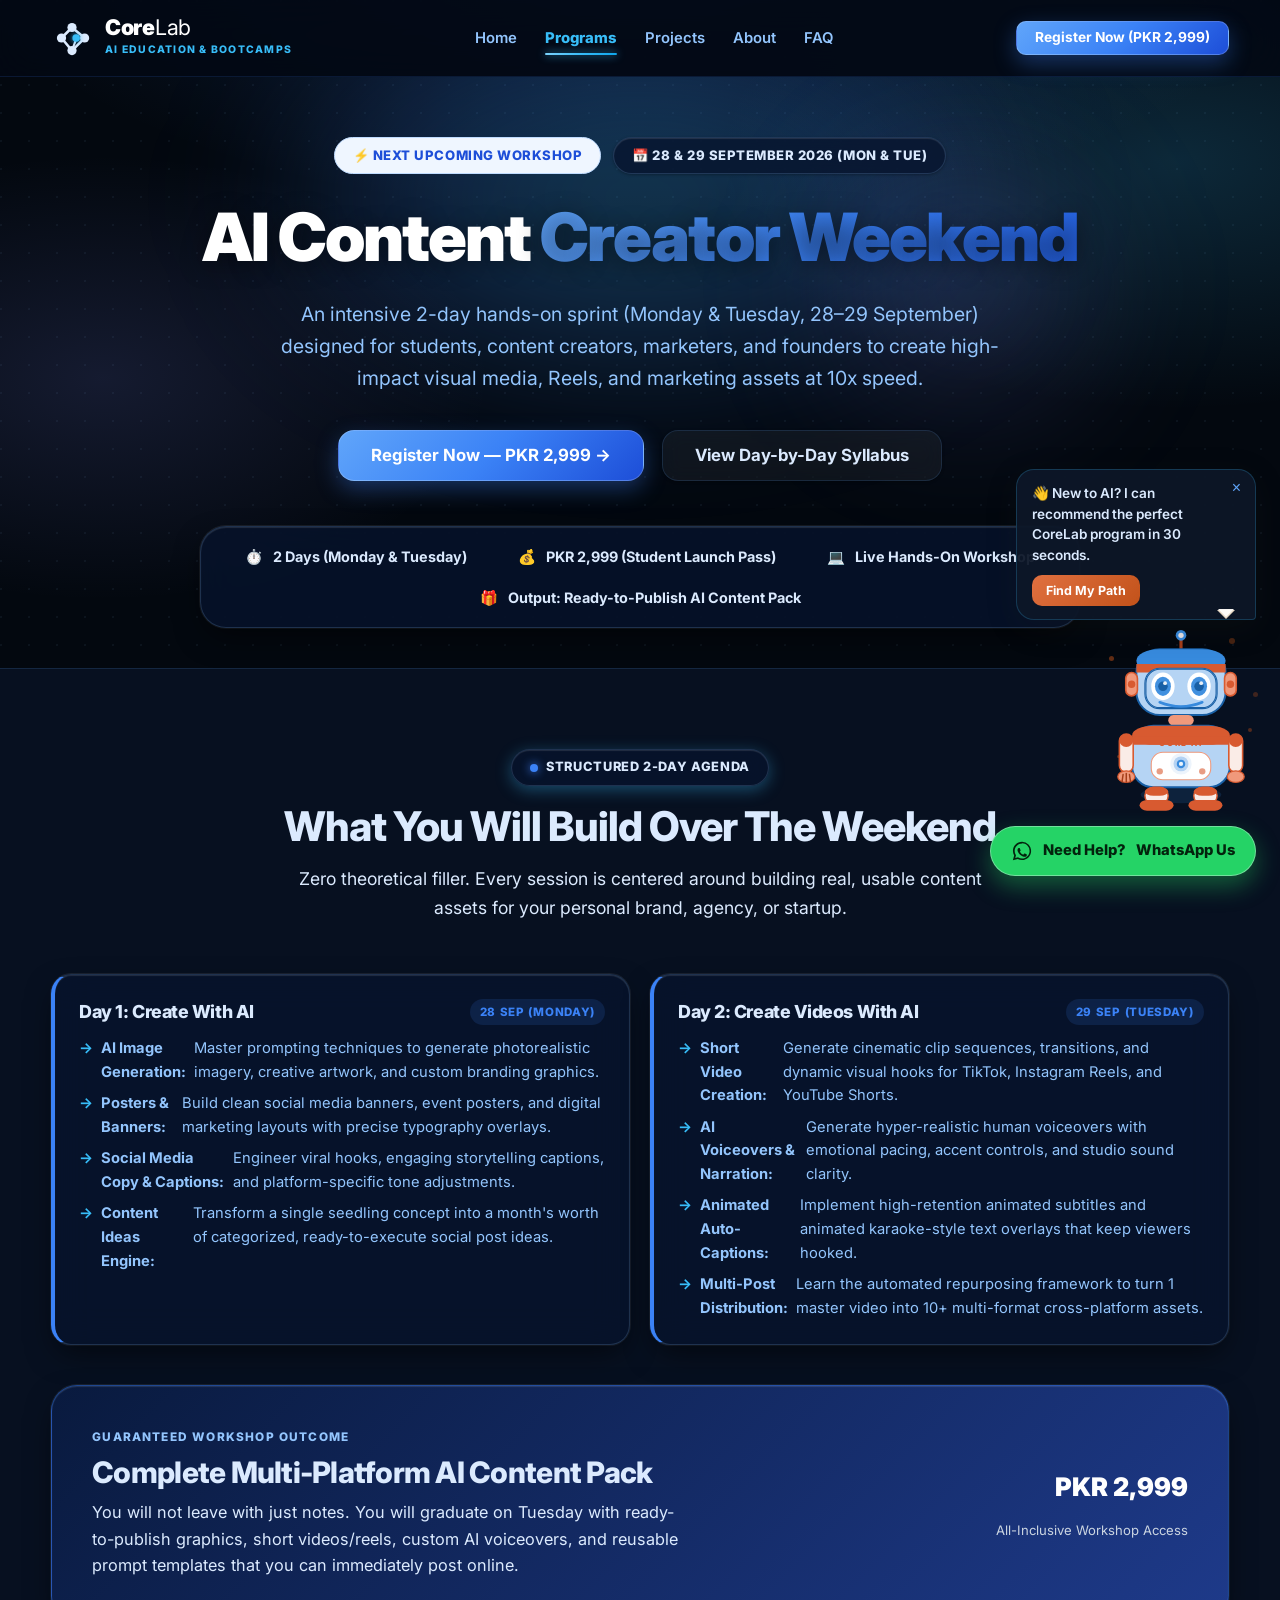
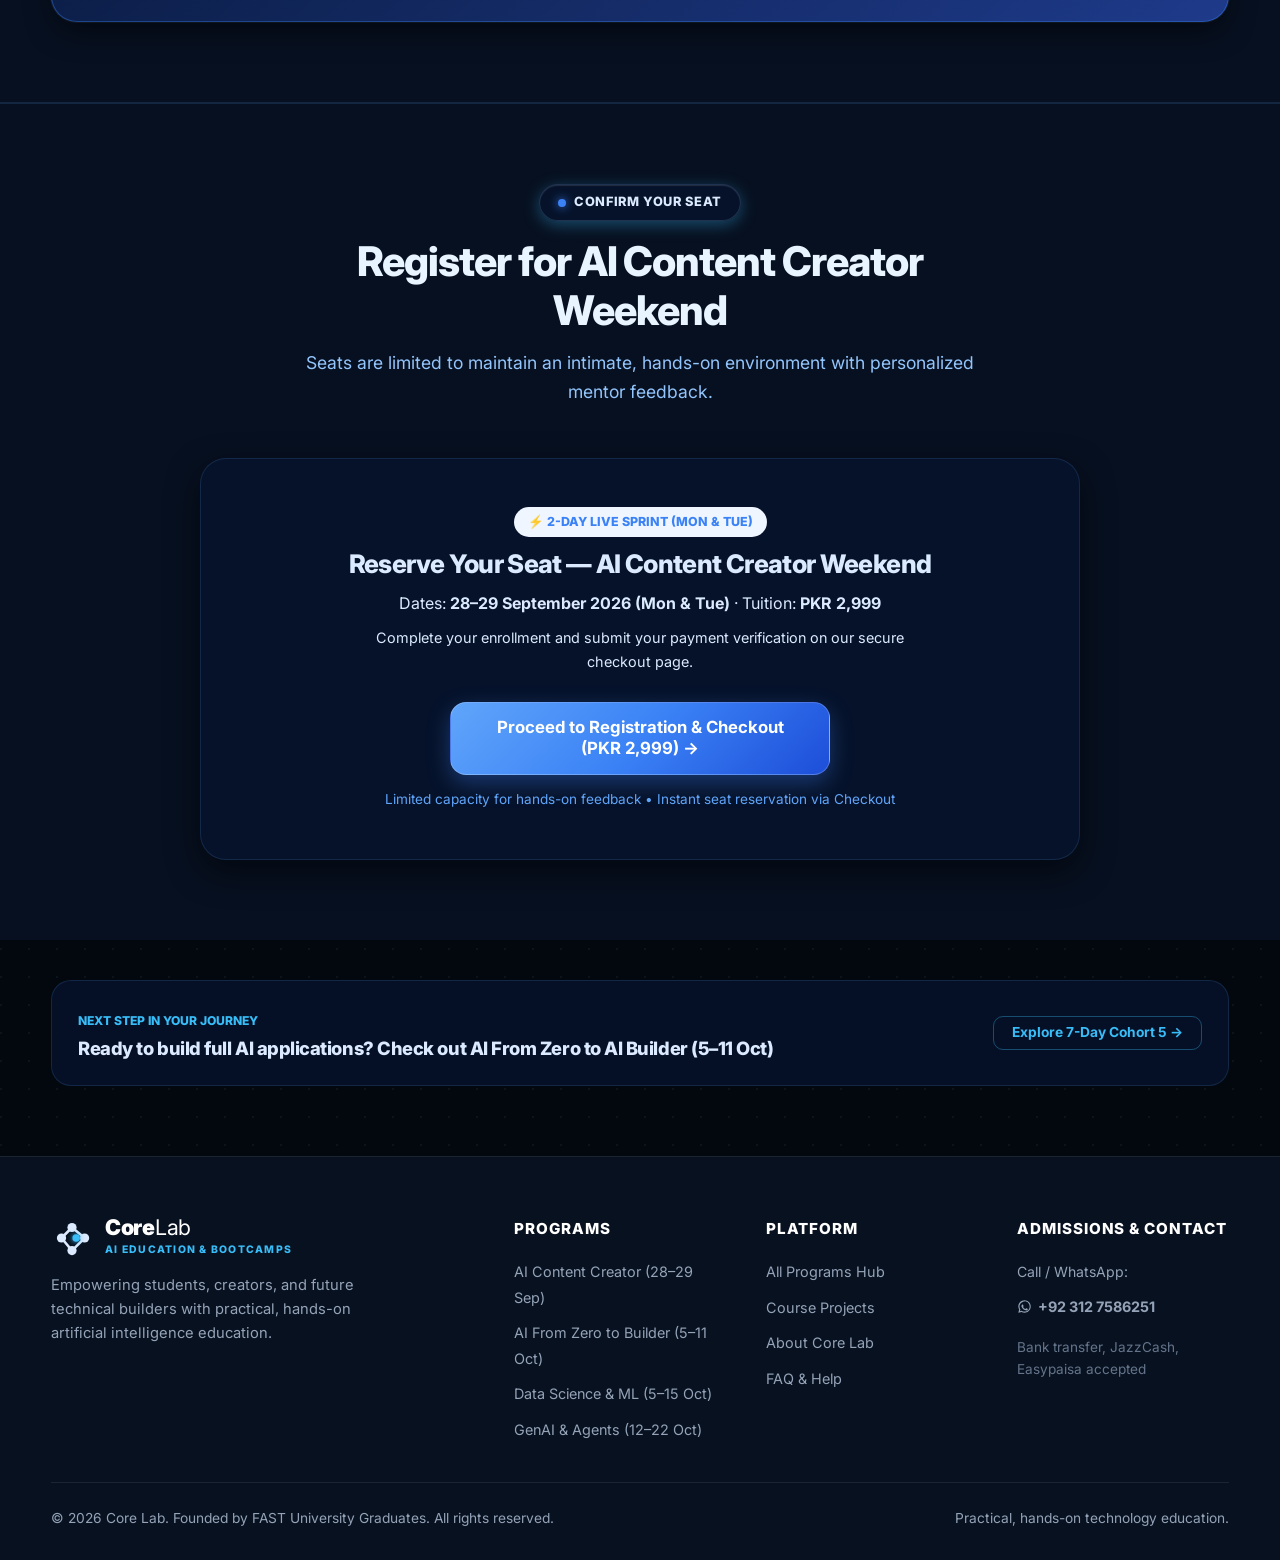
<file: ai-content-creator.html>
﻿<!DOCTYPE html>
<html lang="en" data-theme="dark">
<head>
  <meta charset="UTF-8">
  <meta name="viewport" content="width=device-width, initial-scale=1.0">
  <title>AI Content Creator Intensive (28–29 Sep 2026) — Core Lab</title>
  <meta name="description" content="Learn how to create AI-powered visual stories, custom avatars, engaging short videos, and natural voiceovers. In this beginner-friendly 2-day intensive sprint (Monday &amp; Tuesday, 28–29 September), turn one idea into a complete creative project while exploring responsible AI use and digital safety.">
  <link rel="preconnect" href="https://fonts.googleapis.com">
  <link rel="preconnect" href="https://fonts.gstatic.com" crossorigin>
  <link href="https://fonts.googleapis.com/css2?family=Inter:wght@400;500;600;700;800;900&display=swap" rel="stylesheet">
  <link rel="stylesheet" href="assets/css/style.css">
  <style>
    .course-info-table { width: 100%; border-collapse: collapse; }
    .course-info-table tr { border-bottom: 1px solid var(--line); }
    .course-info-table tr:last-child { border-bottom: none; }
    .course-info-table td { padding: 14px 16px; font-size: 0.93rem; }
    .course-info-table td:first-child { font-weight: 700; color: var(--ink-secondary); width: 38%; }
    .course-info-table td:last-child { color: var(--ink); font-weight: 600; }
    .module-card { background: white; border: 1.5px solid var(--line); border-radius: 14px; padding: 24px 28px; margin-bottom: 20px; transition: box-shadow 0.2s, border-color 0.2s; }
    .module-card:hover { box-shadow: 0 8px 24px rgba(15,23,42,0.08); border-color: var(--blue-border); }
    .module-num { display: inline-flex; align-items: center; justify-content: center; width: 34px; height: 34px; background: var(--blue-gradient); color: white; border-radius: 8px; font-size: 0.8rem; font-weight: 900; flex-shrink: 0; }
    .module-title-row { display: flex; align-items: flex-start; gap: 14px; margin-bottom: 10px; }
    .module-card h4 { font-size: 1.04rem; font-weight: 800; color: var(--core-navy); margin: 0; }
    .module-card .module-tagline { font-size: 0.88rem; color: var(--muted); margin: 2px 0 0; }
    .module-card ul { list-style: none; padding: 0; margin: 0; display: flex; flex-wrap: wrap; gap: 8px 16px; }
    .module-card ul li { font-size: 0.87rem; color: var(--ink-secondary); display: flex; align-items: center; gap: 6px; }
    .module-card ul li::before { content: "\2192"; color: var(--blue); font-weight: 700; }
    .day-label { display: inline-flex; align-items: center; gap: 8px; background: #eff6ff; color: #1d4ed8; border: 1px solid #bfdbfe; border-radius: 999px; padding: 5px 14px; font-size: 0.76rem; font-weight: 800; text-transform: uppercase; letter-spacing: 0.06em; margin-bottom: 18px; }
    .ethics-grid { display: grid; grid-template-columns: repeat(auto-fit, minmax(min(100%, 240px), 1fr)); gap: 16px; margin-top: 24px; }
    .ethics-card { background: rgba(16, 185, 129, 0.08); border: 1.5px solid rgba(16, 185, 129, 0.35); border-radius: 12px; padding: 18px 20px; }
    .ethics-card h5 { font-size: 0.9rem; font-weight: 800; color: #10b981; margin-bottom: 6px; }
    .ethics-card p { font-size: 0.84rem; color: #a7f3d0; margin: 0; line-height: 1.5; }
    [data-theme="light"] .ethics-card { background: #f0fdf4; border-color: #86efac; }
    [data-theme="light"] .ethics-card h5 { color: #15803d; }
    [data-theme="light"] .ethics-card p { color: #166534; }
    .outcomes-grid { display: grid; grid-template-columns: repeat(auto-fit, minmax(min(100%, 260px), 1fr)); gap: 14px; margin-top: 24px; }
    .outcome-item { display: flex; align-items: flex-start; gap: 12px; background: white; border: 1px solid var(--line); border-radius: 10px; padding: 14px 16px; }
    .outcome-icon { width: 28px; height: 28px; background: var(--blue-gradient); border-radius: 7px; display: flex; align-items: center; justify-content: center; flex-shrink: 0; font-size: 0.8rem; color: white; font-weight: 900; }
    .outcome-item p { margin: 0; font-size: 0.88rem; color: var(--ink-secondary); line-height: 1.5; }
    .who-tags { display: flex; flex-wrap: wrap; gap: 10px; margin-top: 18px; }
    .who-tag { background: #eff6ff; color: #1d4ed8; border: 1px solid #bfdbfe; border-radius: 999px; padding: 7px 16px; font-size: 0.85rem; font-weight: 700; }
    .deliverable-list { list-style: none; padding: 0; margin: 0; }
    .deliverable-list li { display: flex; align-items: center; gap: 10px; padding: 10px 0; border-bottom: 1px solid rgba(255,255,255,0.12); font-size: 0.93rem; color: #e2e8f0; }
    .deliverable-list li:last-child { border-bottom: none; }
    .deliverable-list li::before { content: "\2713"; color: #4ade80; font-weight: 900; font-size: 1rem; }
    @media (max-width: 768px) { .module-card ul { flex-direction: column; gap: 6px; } }
  </style>
</head>
<body>

  <!-- Sticky Navbar -->
  <header>
    <div class="container navbar">
      <a href="index.html" class="brand" aria-label="Core Lab Home">
        <svg class="brand-logo-svg" viewBox="0 0 100 100" fill="none" xmlns="http://www.w3.org/2000/svg">
          <line x1="25" y1="50" x2="50" y2="25" stroke="#0e1b2e" stroke-width="6" stroke-linecap="round"/>
          <line x1="50" y1="25" x2="80" y2="50" stroke="#0e1b2e" stroke-width="6" stroke-linecap="round"/>
          <line x1="80" y1="50" x2="50" y2="80" stroke="#0e1b2e" stroke-width="6" stroke-linecap="round"/>
          <line x1="50" y1="80" x2="25" y2="50" stroke="#0e1b2e" stroke-width="6" stroke-linecap="round"/>
          <line x1="50" y1="80" x2="60" y2="52" stroke="#0e1b2e" stroke-width="5" stroke-linecap="round"/>
          <circle cx="50" cy="25" r="11" fill="#0e1b2e"/>
          <circle cx="80" cy="50" r="11" fill="#0e1b2e"/>
          <circle cx="50" cy="80" r="11" fill="#0e1b2e"/>
          <circle cx="25" cy="50" r="11" fill="#0e1b2e"/>
          <circle cx="60" cy="50" r="9" fill="#d97706"/>
        </svg>
        <div class="brand-text">
          <div class="brand-title"><b>Core</b><span>Lab</span></div>
          <div class="brand-tagline">AI Education & Bootcamps</div>
        </div>
      </a>

      <nav aria-label="Main Navigation">
        <ul class="nav-menu">
          <li><a href="index.html" class="nav-link">Home</a></li>
          <li><a href="programs.html" class="nav-link active">Programs</a></li>
          <li><a href="projects.html" class="nav-link">Projects</a></li>
          <li><a href="about.html" class="nav-link">About</a></li>
          <li><a href="faq.html" class="nav-link">FAQ</a></li>
        </ul>
      </nav>

      <div class="nav-actions">
        <a href="#register" class="btn btn-blue btn-sm btn-header">Register Now (PKR 2,999)</a>
        <button class="mobile-toggle" aria-label="Toggle navigation menu" aria-expanded="false">
          <svg viewBox="0 0 24 24" fill="none" stroke="currentColor" stroke-width="2" stroke-linecap="round"><line x1="3" y1="12" x2="21" y2="12"></line><line x1="3" y1="6" x2="21" y2="6"></line><line x1="3" y1="18" x2="21" y2="18"></line></svg>
        </button>
      </div>
    </div>
  </header>

  <!-- Mobile Drawer -->
  <div class="mobile-drawer" role="dialog" aria-modal="true">
    <div class="mobile-drawer-content">
      <a href="index.html">Home</a>
      <a href="programs.html" class="active">Programs & Learning Paths</a>
      <a href="projects.html">Course Projects</a>
      <a href="about.html">About & Mentors</a>
      <a href="faq.html">Frequently Asked Questions</a>
      <div style="margin-top: 10px;">
        <a href="#register" class="btn btn-blue" style="width: 100%; text-align: center;">Register Now (PKR 2,999)</a>
      </div>
    </div>
  </div>

  <main>
    <!-- Program Hero -->
    <section class="hero" style="padding: 60px 0 40px;">
      <div class="container hero-content">
        <div class="hero-tag-pills">
          <span class="hero-pill" style="background:#eff6ff; color:#1d4ed8; border:1px solid #bfdbfe;">⚡ NEXT UPCOMING WORKSHOP</span>
          <span class="hero-pill hero-pill-navy">📅 28 &amp; 29 September 2026 (Mon &amp; Tue)</span>
        </div>

        <h1>AI Content <span class="gradient-blue">Creator Weekend</span></h1>
        <p class="hero-subheadline">
          An intensive 2-day hands-on sprint (Monday &amp; Tuesday, 28–29 September) designed for students, content creators, marketers, and founders to create high-impact visual media, Reels, and marketing assets at 10x speed.
        </p>

        <div class="hero-cta-group">
          <a href="#register" class="btn btn-blue btn-lg">Register Now — PKR 2,999 →</a>
          <a href="#curriculum" class="btn btn-outline btn-lg">View Day-by-Day Syllabus</a>
        </div>

        <!-- Quick Summary Box -->
        <div class="trust-bar" style="margin-top: 20px;">
          <div class="trust-item"><span>⏱️</span> 2 Days (Monday &amp; Tuesday)</div>
          <div class="trust-item"><span>💰</span> PKR 2,999 (Student Launch Pass)</div>
          <div class="trust-item"><span>💻</span> Live Hands-On Workshop</div>
          <div class="trust-item"><span>🎁</span> Output: Ready-to-Publish AI Content Pack</div>
        </div>
      </div>
    </section>

    <!-- Detailed Syllabus Section -->
    <section id="curriculum" class="curriculum-section" style="background: white; border-top: 1px solid var(--line); border-bottom: 1px solid var(--line);">
      <div class="container">
        <div class="section-header">
          <div class="section-badge badge-blue"><span class="dot"></span> Structured 2-Day Agenda</div>
          <h2>What You Will Build Over The Weekend</h2>
          <p>Zero theoretical filler. Every session is centered around building real, usable content assets for your personal brand, agency, or startup.</p>
        </div>

        <div class="days-grid">

          <!-- Day 1 -->
          <div class="day-box" style="border-left: 4px solid var(--blue);">
            <div class="day-box-header">
              <h4>Day 1: Create With AI</h4>
              <span class="day-pill day-pill-blue">28 SEP (MONDAY)</span>
            </div>
            <ul>
              <li><strong>AI Image Generation:</strong> Master prompting techniques to generate photorealistic imagery, creative artwork, and custom branding graphics.</li>
              <li><strong>Posters & Banners:</strong> Build clean social media banners, event posters, and digital marketing layouts with precise typography overlays.</li>
              <li><strong>Social Media Copy & Captions:</strong> Engineer viral hooks, engaging storytelling captions, and platform-specific tone adjustments.</li>
              <li><strong>Content Ideas Engine:</strong> Transform a single seedling concept into a month's worth of categorized, ready-to-execute social post ideas.</li>
            </ul>
          </div>

          <!-- Day 2 -->
          <div class="day-box" style="border-left: 4px solid var(--blue);">
            <div class="day-box-header">
              <h4>Day 2: Create Videos With AI</h4>
              <span class="day-pill day-pill-blue">29 SEP (TUESDAY)</span>
            </div>
            <ul>
              <li><strong>Short Video Creation:</strong> Generate cinematic clip sequences, transitions, and dynamic visual hooks for TikTok, Instagram Reels, and YouTube Shorts.</li>
              <li><strong>AI Voiceovers & Narration:</strong> Generate hyper-realistic human voiceovers with emotional pacing, accent controls, and studio sound clarity.</li>
              <li><strong>Animated Auto-Captions:</strong> Implement high-retention animated subtitles and animated karaoke-style text overlays that keep viewers hooked.</li>
              <li><strong>Multi-Post Distribution:</strong> Learn the automated repurposing framework to turn 1 master video into 10+ multi-format cross-platform assets.</li>
            </ul>
          </div>

        </div>

        <!-- Deliverable Card -->
        <div class="reg-outcome-card" style="background: linear-gradient(135deg, #091a3e 0%, #1e3a8a 100%); border: 1.5px solid rgba(59, 130, 246, 0.4); color: white; margin-top: 40px;">
          <div>
            <span class="badge-deliverable" style="color: #93c5fd;">Guaranteed Workshop Outcome</span>
            <h3 style="color: white;">Complete Multi-Platform AI Content Pack</h3>
            <p style="color: #e2e8f0;">
              You will not leave with just notes. You will graduate on Tuesday with ready-to-publish graphics, short videos/reels, custom AI voiceovers, and reusable prompt templates that you can immediately post online.
            </p>
          </div>
          <div class="reg-actions-box">
            <span style="font-size: 1.6rem; font-weight: 900; color: white;">PKR 2,999</span>
            <span style="font-size: 0.82rem; color: #cbd5e1;">All-Inclusive Workshop Access</span>
          </div>
        </div>
      </div>
    </section>

    <!-- ═══════════ 10. REGISTRATION ═══════════ -->
    <section id="register" style="padding: 80px 0; background: var(--bg-alt); border-top: 1px solid var(--line);">
      <div class="container-narrow">
        <div class="section-header">
          <div class="section-badge badge-blue"><span class="dot"></span> Confirm Your Seat</div>
          <h2>Register for AI Content Creator Weekend</h2>
          <p>Seats are limited to maintain an intimate, hands-on environment with personalized mentor feedback.</p>
        </div>
        <div style="background: white; border: 1.5px solid var(--line); border-radius: var(--radius-xl); padding: clamp(24px, 5vw, 48px) clamp(18px, 5vw, 36px); box-shadow: var(--shadow-md); text-align: center;">
          <div style="display: inline-flex; align-items: center; gap: 8px; margin-bottom: 12px; background: #eff6ff; color: var(--blue); font-weight: 800; font-size: 0.78rem; padding: 5px 14px; border-radius: 999px; text-transform: uppercase;">⚡ 2-Day Live Sprint (Mon &amp; Tue)</div>
          <h3 style="font-size: 1.6rem; margin-bottom: 10px;">Reserve Your Seat — AI Content Creator Weekend</h3>
          <p style="font-size: 1rem; color: var(--ink-secondary); max-width: 600px; margin: 0 auto 10px;">Dates: <strong>28–29 September 2026 (Mon &amp; Tue)</strong> · Tuition: <strong>PKR 2,999</strong></p>
          <p style="font-size: 0.9rem; color: var(--muted); max-width: 560px; margin: 0 auto 28px;">Complete your enrollment and submit your payment verification on our secure checkout page.</p>
          <div style="display: flex; justify-content: center; align-items: center;">
            <a href="register.html?program=creator" class="btn btn-blue btn-lg" style="white-space: normal; text-align: center; line-height: 1.3; padding: 14px 24px; width: 100%; max-width: 380px; font-size: 1.05rem;">
              Proceed to Registration &amp; Checkout (PKR 2,999) →
            </a>
          </div>
          <div style="margin-top: 14px; font-size: 0.85rem; color: var(--muted);">Limited capacity for hands-on feedback • Instant seat reservation via Checkout</div>
        </div>
      </div>
    </section>

    <!-- Next in Sequence Callout -->
    <div class="container" style="margin-bottom: 70px; margin-top: 40px;">
      <div style="background: white; border: 1px solid var(--line); border-radius: var(--radius-lg); padding: 26px; display: flex; align-items: center; justify-content: space-between; flex-wrap: wrap; gap: 16px;">
        <div>
          <span style="font-size: 0.76rem; font-weight: 800; text-transform: uppercase; color: var(--gold);">Next Step In Your Journey</span>
          <h4 style="margin: 4px 0 0; font-size: 1.15rem;">Ready to build full AI applications? Check out AI From Zero to AI Builder (5–11 Oct)</h4>
        </div>
        <a href="ai-from-zero-to-builder.html" class="btn btn-outline-gold btn-sm">Explore 7-Day Cohort 5 →</a>
      </div>
    </div>
  </main>

  <!-- Global Footer -->
  <footer>
    <div class="container">
      <div class="footer-grid">
        <div class="footer-brand-col">
          <div class="brand">
            <svg class="brand-logo-svg" viewBox="0 0 100 100" fill="none" xmlns="http://www.w3.org/2000/svg">
              <line x1="25" y1="50" x2="50" y2="25" stroke="#cbd5e1" stroke-width="6" stroke-linecap="round"/>
              <line x1="50" y1="25" x2="80" y2="50" stroke="#cbd5e1" stroke-width="6" stroke-linecap="round"/>
              <line x1="80" y1="50" x2="50" y2="80" stroke="#cbd5e1" stroke-width="6" stroke-linecap="round"/>
              <line x1="50" y1="80" x2="25" y2="50" stroke="#cbd5e1" stroke-width="6" stroke-linecap="round"/>
              <circle cx="50" cy="25" r="11" fill="#cbd5e1"/>
              <circle cx="80" cy="50" r="11" fill="#cbd5e1"/>
              <circle cx="50" cy="80" r="11" fill="#cbd5e1"/>
              <circle cx="25" cy="50" r="11" fill="#cbd5e1"/>
              <circle cx="60" cy="50" r="9" fill="#d97706"/>
            </svg>
            <div class="brand-text">
              <div class="brand-title" style="color:white;"><b>Core</b><span>Lab</span></div>
              <div class="brand-tagline">AI Education & Bootcamps</div>
            </div>
          </div>
          <p>
            Empowering students, creators, and future technical builders with practical, hands-on artificial intelligence education.
          </p>
        </div>

        <div>
          <div class="footer-col-title">Programs</div>
          <ul class="footer-nav-list">
            <li><a href="ai-content-creator.html">AI Content Creator (28–29 Sep)</a></li>
            <li><a href="ai-from-zero-to-builder.html">AI From Zero to Builder (5–11 Oct)</a></li>
            <li><a href="data-science-machine-learning.html">Data Science & ML (5–15 Oct)</a></li>
            <li><a href="generative-ai-agents.html">GenAI & Agents (12–22 Oct)</a></li>
          </ul>
        </div>

        <div>
          <div class="footer-col-title">Platform</div>
          <ul class="footer-nav-list">
            <li><a href="programs.html">All Programs Hub</a></li>
            <li><a href="projects.html">Course Projects</a></li>
            <li><a href="about.html">About Core Lab</a></li>
            <li><a href="faq.html">FAQ & Help</a></li>
          </ul>
        </div>

        <div>
          <div class="footer-col-title">Admissions & Contact</div>
          <ul class="footer-nav-list">
            <li><span style="font-size: 0.88rem;">Call / WhatsApp:</span></li>
            <li>
              <a href="https://wa.me/923127586251" target="_blank" rel="noopener" class="footer-phone-tag">
                <svg width="15" height="15" viewBox="0 0 24 24" fill="currentColor"><path d="M12.04 2c-5.46 0-9.91 4.45-9.91 9.91 0 1.75.46 3.45 1.32 4.95L2.05 22l5.25-1.38c1.45.79 3.08 1.21 4.74 1.21 5.46 0 9.91-4.45 9.91-9.91 0-2.65-1.03-5.14-2.9-7.01A9.82 9.82 0 0 0 12.04 2m.01 1.67c2.2 0 4.26.86 5.82 2.42a8.23 8.23 0 0 1 2.41 5.82c0 4.54-3.7 8.24-8.24 8.24-1.44 0-2.85-.38-4.08-1.1l-.29-.17-3.03.79.81-2.95-.19-.3a8.21 8.21 0 0 1-1.26-4.32c0-4.54 3.69-8.23 8.23-8.23m4.52 11.66c-.25-.13-1.47-.72-1.7-.81-.23-.08-.39-.13-.56.13-.17.25-.64.81-.79.97-.14.17-.29.19-.54.06-.25-.13-1.06-.39-2.02-1.24-.75-.67-1.25-1.49-1.39-1.74-.15-.25-.02-.39.11-.51.11-.11.25-.29.37-.44.13-.15.17-.25.25-.42.08-.17.04-.32-.02-.45-.06-.13-.56-1.35-.77-1.85-.2-.49-.41-.42-.56-.43l-.48-.01c-.17 0-.44.06-.67.32-.23.25-.88.86-.88 2.1 0 1.24.9 2.44 1.03 2.61.13.17 1.77 2.7 4.29 3.79.6.26 1.07.41 1.44.53.6.19 1.15.16 1.58.1.48-.07 1.47-.6 1.68-1.18.21-.58.21-1.08.15-1.18-.06-.1-.23-.16-.48-.28Z"/></svg>
                <span>+92 312 7586251</span>
              </a>
            </li>
            <li style="margin-top: 6px; font-size: 0.85rem; color: #64748b;">Bank transfer, JazzCash, Easypaisa accepted</li>
          </ul>
        </div>
      </div>

      <div class="footer-bottom">
        <div>© 2026 Core Lab. Founded by FAST University Graduates. All rights reserved.</div>
        <div>Practical, hands-on technology education.</div>
      </div>
    </div>
  </footer>

  <!-- Floating WhatsApp Quick-Help Badge -->
  <a href="https://wa.me/923127586251?text=Hi%20Core%20Lab%2C%20I%20have%20a%20question%20about%20the%20AI%20Content%20Creator%20Weekend." target="_blank" rel="noopener" class="floating-whatsapp" aria-label="Chat with Core Lab admissions on WhatsApp">
    <svg viewBox="0 0 24 24"><path d="M12.04 2c-5.46 0-9.91 4.45-9.91 9.91 0 1.75.46 3.45 1.32 4.95L2.05 22l5.25-1.38c1.45.79 3.08 1.21 4.74 1.21 5.46 0 9.91-4.45 9.91-9.91 0-2.65-1.03-5.14-2.9-7.01A9.82 9.82 0 0 0 12.04 2m.01 1.67c2.2 0 4.26.86 5.82 2.42a8.23 8.23 0 0 1 2.41 5.82c0 4.54-3.7 8.24-8.24 8.24-1.44 0-2.85-.38-4.08-1.1l-.29-.17-3.03.79.81-2.95-.19-.3a8.21 8.21 0 0 1-1.26-4.32c0-4.54 3.69-8.23 8.23-8.23m4.52 11.66c-.25-.13-1.47-.72-1.7-.81-.23-.08-.39-.13-.56.13-.17.25-.64.81-.79.97-.14.17-.29.19-.54.06-.25-.13-1.06-.39-2.02-1.24-.75-.67-1.25-1.49-1.39-1.74-.15-.25-.02-.39.11-.51.11-.11.25-.29.37-.44.13-.15.17-.25.25-.42.08-.17.04-.32-.02-.45-.06-.13-.56-1.35-.77-1.85-.2-.49-.41-.42-.56-.43l-.48-.01c-.17 0-.44.06-.67.32-.23.25-.88.86-.88 2.1 0 1.24.9 2.44 1.03 2.61.13.17 1.77 2.7 4.29 3.79.6.26 1.07.41 1.44.53.6.19 1.15.16 1.58.1.48-.07 1.47-.6 1.68-1.18.21-.58.21-1.08.15-1.18-.06-.1-.23-.16-.48-.28Z"/></svg>
    <span class="float-label-prefix">Need Help? </span>
    <span>WhatsApp Us</span>
  </a>

  <script src="assets/js/main.js"></script>
  <script src="assets/js/robot-guide.js"></script>
</body>
</html>
</file>
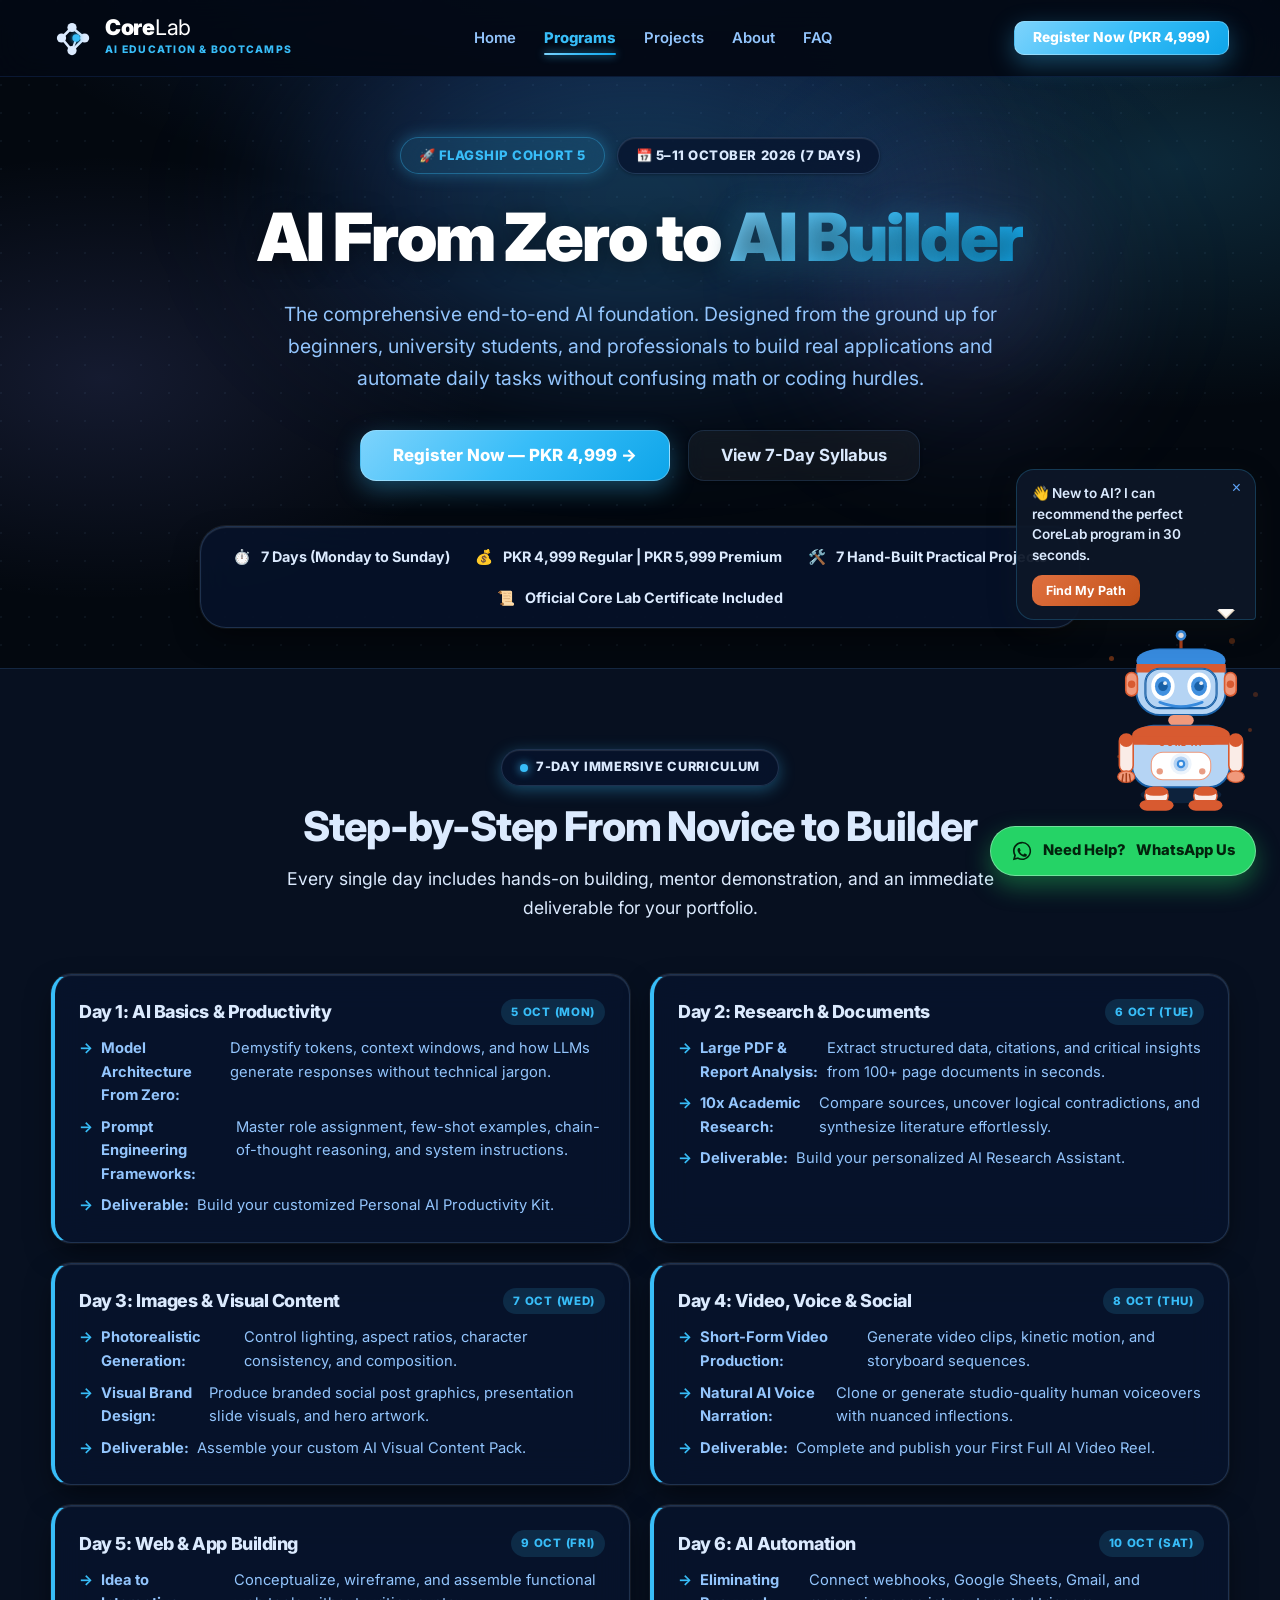
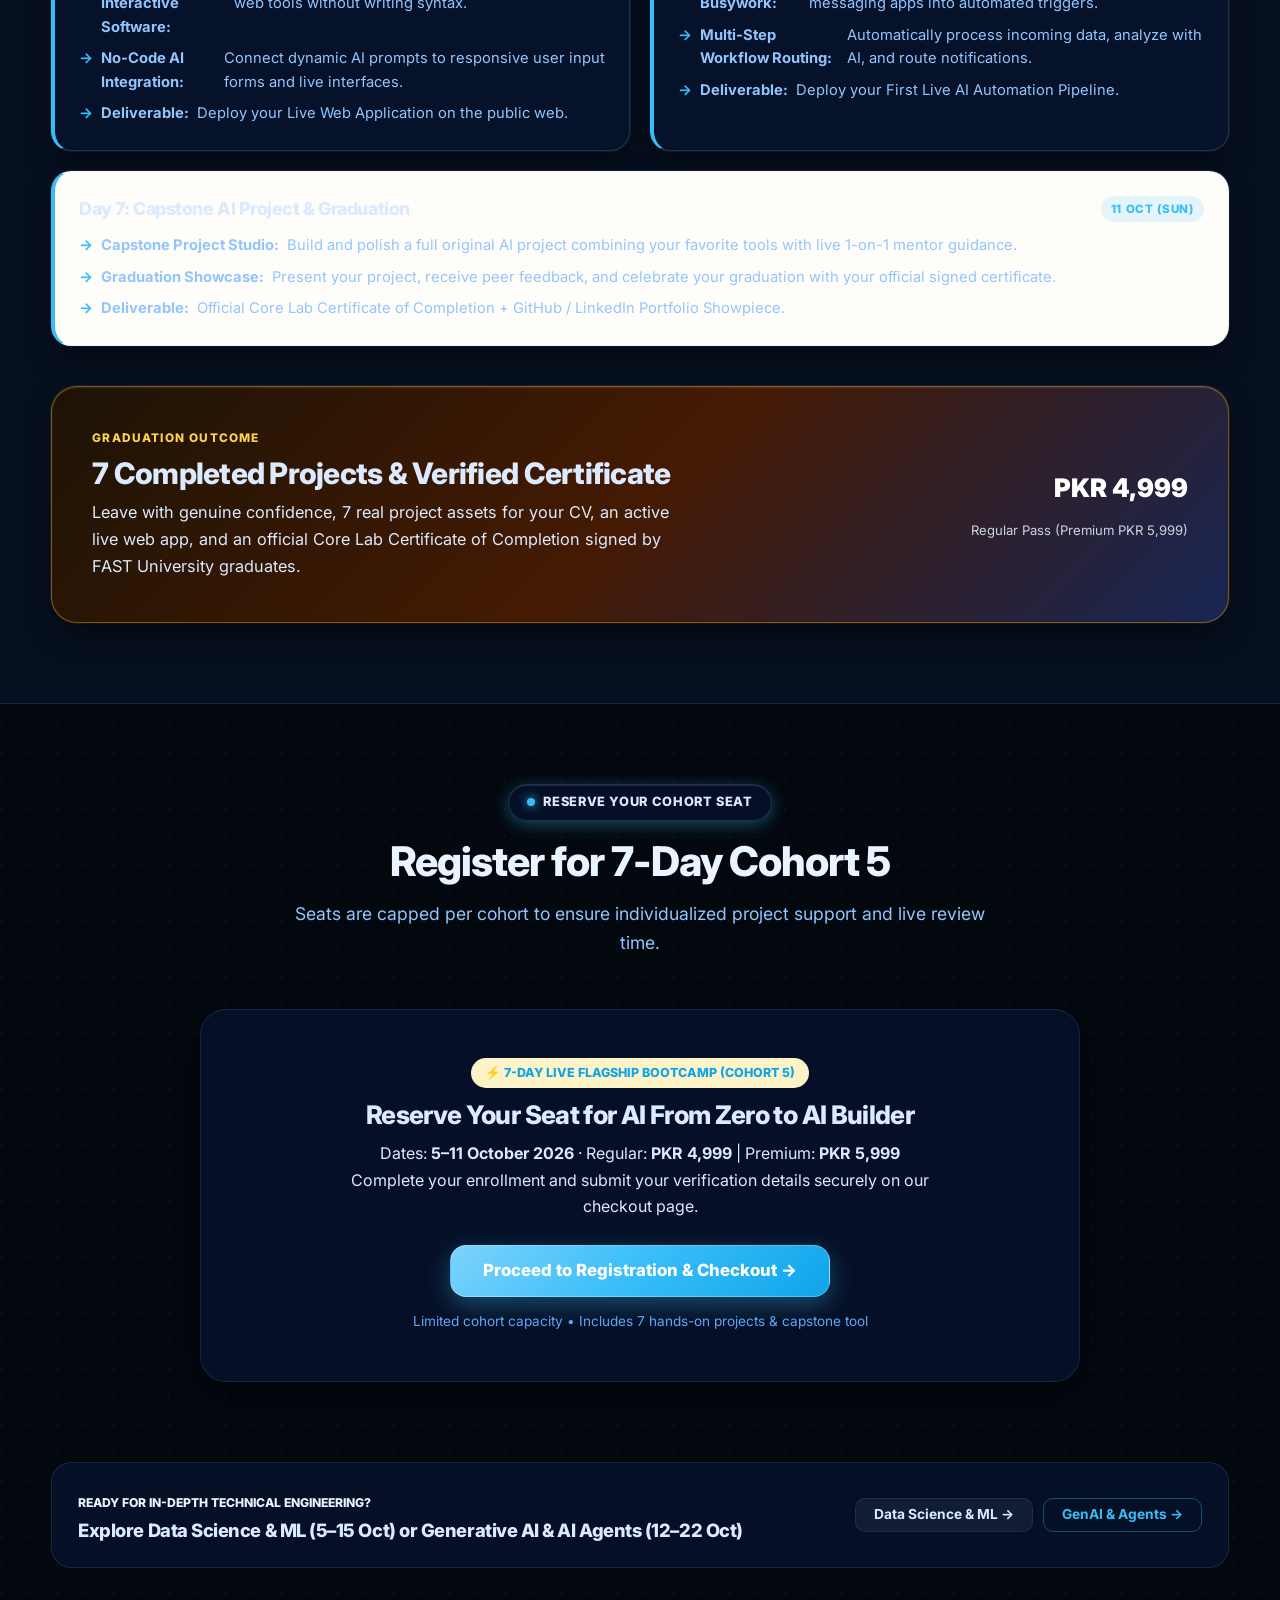
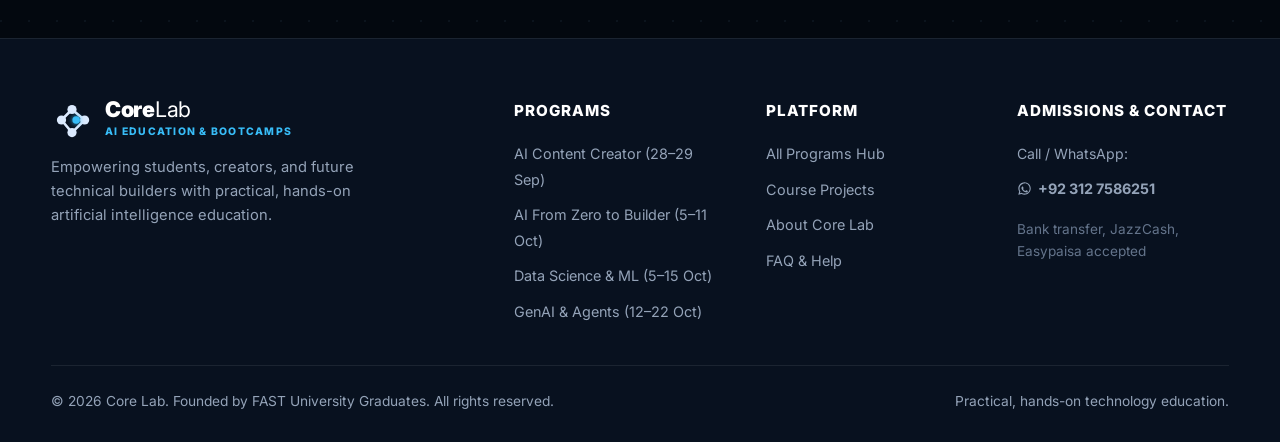
<file: ai-from-zero-to-builder.html>
﻿<!DOCTYPE html>
<html lang="en" data-theme="dark">
<head>
  <meta charset="UTF-8">
  <meta name="viewport" content="width=device-width, initial-scale=1.0">
  <title>AI From Zero to AI Builder (Cohort 5) — Core Lab</title>
  <meta name="description" content="7-Day flagship AI bootcamp from 5–11 October 2026. Build 7 practical AI projects, a custom portfolio capstone, and receive your official Core Lab certificate.">
  <link rel="preconnect" href="https://fonts.googleapis.com">
  <link rel="preconnect" href="https://fonts.gstatic.com" crossorigin>
  <link href="https://fonts.googleapis.com/css2?family=Inter:wght@400;500;600;700;800;900&display=swap" rel="stylesheet">
  <link rel="stylesheet" href="assets/css/style.css">
</head>
<body>

  <!-- Sticky Navbar -->
  <header>
    <div class="container navbar">
      <a href="index.html" class="brand" aria-label="Core Lab Home">
        <svg class="brand-logo-svg" viewBox="0 0 100 100" fill="none" xmlns="http://www.w3.org/2000/svg">
          <line x1="25" y1="50" x2="50" y2="25" stroke="#0e1b2e" stroke-width="6" stroke-linecap="round"/>
          <line x1="50" y1="25" x2="80" y2="50" stroke="#0e1b2e" stroke-width="6" stroke-linecap="round"/>
          <line x1="80" y1="50" x2="50" y2="80" stroke="#0e1b2e" stroke-width="6" stroke-linecap="round"/>
          <line x1="50" y1="80" x2="25" y2="50" stroke="#0e1b2e" stroke-width="6" stroke-linecap="round"/>
          <line x1="50" y1="80" x2="60" y2="52" stroke="#0e1b2e" stroke-width="5" stroke-linecap="round"/>
          <circle cx="50" cy="25" r="11" fill="#0e1b2e"/>
          <circle cx="80" cy="50" r="11" fill="#0e1b2e"/>
          <circle cx="50" cy="80" r="11" fill="#0e1b2e"/>
          <circle cx="25" cy="50" r="11" fill="#0e1b2e"/>
          <circle cx="60" cy="50" r="9" fill="#d97706"/>
        </svg>
        <div class="brand-text">
          <div class="brand-title"><b>Core</b><span>Lab</span></div>
          <div class="brand-tagline">AI Education & Bootcamps</div>
        </div>
      </a>

      <nav aria-label="Main Navigation">
        <ul class="nav-menu">
          <li><a href="index.html" class="nav-link">Home</a></li>
          <li><a href="programs.html" class="nav-link active">Programs</a></li>
          <li><a href="projects.html" class="nav-link">Projects</a></li>
          <li><a href="about.html" class="nav-link">About</a></li>
          <li><a href="faq.html" class="nav-link">FAQ</a></li>
        </ul>
      </nav>

      <div class="nav-actions">
        <a href="#register" class="btn btn-gold btn-sm btn-header">Register Now (PKR 4,999)</a>
        <button class="mobile-toggle" aria-label="Toggle navigation menu" aria-expanded="false">
          <svg viewBox="0 0 24 24" fill="none" stroke="currentColor" stroke-width="2" stroke-linecap="round"><line x1="3" y1="12" x2="21" y2="12"></line><line x1="3" y1="6" x2="21" y2="6"></line><line x1="3" y1="18" x2="21" y2="18"></line></svg>
        </button>
      </div>
    </div>
  </header>

  <!-- Mobile Drawer -->
  <div class="mobile-drawer" role="dialog" aria-modal="true">
    <div class="mobile-drawer-content">
      <a href="index.html">Home</a>
      <a href="programs.html" class="active">Programs & Learning Paths</a>
      <a href="projects.html">Course Projects</a>
      <a href="about.html">About & Mentors</a>
      <a href="faq.html">Frequently Asked Questions</a>
      <div style="margin-top: 10px;">
        <a href="#register" class="btn btn-gold" style="width: 100%; text-align: center;">Register Now (PKR 4,999)</a>
      </div>
    </div>
  </div>

  <main>
    <!-- Program Hero -->
    <section class="hero" style="padding: 60px 0 40px;">
      <div class="container hero-content">
        <div class="hero-tag-pills">
          <span class="hero-pill hero-pill-gold">🚀 FLAGSHIP COHORT 5</span>
          <span class="hero-pill hero-pill-navy">📅 5–11 October 2026 (7 Days)</span>
        </div>

        <h1>AI From Zero to <span class="gradient-gold">AI Builder</span></h1>
        <p class="hero-subheadline">
          The comprehensive end-to-end AI foundation. Designed from the ground up for beginners, university students, and professionals to build real applications and automate daily tasks without confusing math or coding hurdles.
        </p>

        <div class="hero-cta-group">
          <a href="#register" class="btn btn-gold btn-lg">Register Now — PKR 4,999 →</a>
          <a href="#curriculum" class="btn btn-outline btn-lg">View 7-Day Syllabus</a>
        </div>

        <!-- Quick Summary Box -->
        <div class="trust-bar" style="margin-top: 20px;">
          <div class="trust-item"><span>⏱️</span> 7 Days (Monday to Sunday)</div>
          <div class="trust-item"><span>💰</span> PKR 4,999 Regular | PKR 5,999 Premium</div>
          <div class="trust-item"><span>🛠️</span> 7 Hand-Built Practical Projects</div>
          <div class="trust-item"><span>📜</span> Official Core Lab Certificate Included</div>
        </div>
      </div>
    </section>

    <!-- Detailed 7-Day Syllabus -->
    <section id="curriculum" class="curriculum-section" style="background: white; border-top: 1px solid var(--line); border-bottom: 1px solid var(--line);">
      <div class="container">
        <div class="section-header">
          <div class="section-badge"><span class="dot"></span> 7-Day Immersive Curriculum</div>
          <h2>Step-by-Step From Novice to Builder</h2>
          <p>Every single day includes hands-on building, mentor demonstration, and an immediate deliverable for your portfolio.</p>
        </div>

        <div class="days-grid">

          <!-- Day 1 -->
          <div class="day-box" style="border-left: 4px solid var(--gold);">
            <div class="day-box-header">
              <h4>Day 1: AI Basics & Productivity</h4>
              <span class="day-pill day-pill-gold">5 OCT (MON)</span>
            </div>
            <ul>
              <li><strong>Model Architecture From Zero:</strong> Demystify tokens, context windows, and how LLMs generate responses without technical jargon.</li>
              <li><strong>Prompt Engineering Frameworks:</strong> Master role assignment, few-shot examples, chain-of-thought reasoning, and system instructions.</li>
              <li><strong>Deliverable:</strong> Build your customized Personal AI Productivity Kit.</li>
            </ul>
          </div>

          <!-- Day 2 -->
          <div class="day-box" style="border-left: 4px solid var(--gold);">
            <div class="day-box-header">
              <h4>Day 2: Research & Documents</h4>
              <span class="day-pill day-pill-gold">6 OCT (TUE)</span>
            </div>
            <ul>
              <li><strong>Large PDF & Report Analysis:</strong> Extract structured data, citations, and critical insights from 100+ page documents in seconds.</li>
              <li><strong>10x Academic Research:</strong> Compare sources, uncover logical contradictions, and synthesize literature effortlessly.</li>
              <li><strong>Deliverable:</strong> Build your personalized AI Research Assistant.</li>
            </ul>
          </div>

          <!-- Day 3 -->
          <div class="day-box" style="border-left: 4px solid var(--gold);">
            <div class="day-box-header">
              <h4>Day 3: Images & Visual Content</h4>
              <span class="day-pill day-pill-gold">7 OCT (WED)</span>
            </div>
            <ul>
              <li><strong>Photorealistic Generation:</strong> Control lighting, aspect ratios, character consistency, and composition.</li>
              <li><strong>Visual Brand Design:</strong> Produce branded social post graphics, presentation slide visuals, and hero artwork.</li>
              <li><strong>Deliverable:</strong> Assemble your custom AI Visual Content Pack.</li>
            </ul>
          </div>

          <!-- Day 4 -->
          <div class="day-box" style="border-left: 4px solid var(--gold);">
            <div class="day-box-header">
              <h4>Day 4: Video, Voice & Social</h4>
              <span class="day-pill day-pill-gold">8 OCT (THU)</span>
            </div>
            <ul>
              <li><strong>Short-Form Video Production:</strong> Generate video clips, kinetic motion, and storyboard sequences.</li>
              <li><strong>Natural AI Voice Narration:</strong> Clone or generate studio-quality human voiceovers with nuanced inflections.</li>
              <li><strong>Deliverable:</strong> Complete and publish your First Full AI Video Reel.</li>
            </ul>
          </div>

          <!-- Day 5 -->
          <div class="day-box" style="border-left: 4px solid var(--gold);">
            <div class="day-box-header">
              <h4>Day 5: Web & App Building</h4>
              <span class="day-pill day-pill-gold">9 OCT (FRI)</span>
            </div>
            <ul>
              <li><strong>Idea to Interactive Software:</strong> Conceptualize, wireframe, and assemble functional web tools without writing syntax.</li>
              <li><strong>No-Code AI Integration:</strong> Connect dynamic AI prompts to responsive user input forms and live interfaces.</li>
              <li><strong>Deliverable:</strong> Deploy your Live Web Application on the public web.</li>
            </ul>
          </div>

          <!-- Day 6 -->
          <div class="day-box" style="border-left: 4px solid var(--gold);">
            <div class="day-box-header">
              <h4>Day 6: AI Automation</h4>
              <span class="day-pill day-pill-gold">10 OCT (SAT)</span>
            </div>
            <ul>
              <li><strong>Eliminating Busywork:</strong> Connect webhooks, Google Sheets, Gmail, and messaging apps into automated triggers.</li>
              <li><strong>Multi-Step Workflow Routing:</strong> Automatically process incoming data, analyze with AI, and route notifications.</li>
              <li><strong>Deliverable:</strong> Deploy your First Live AI Automation Pipeline.</li>
            </ul>
          </div>

          <!-- Day 7 -->
          <div class="day-box" style="border-left: 4px solid var(--gold); grid-column: 1 / -1; background: #fffdfa;">
            <div class="day-box-header">
              <h4>Day 7: Capstone AI Project & Graduation</h4>
              <span class="day-pill day-pill-gold">11 OCT (SUN)</span>
            </div>
            <ul>
              <li><strong>Capstone Project Studio:</strong> Build and polish a full original AI project combining your favorite tools with live 1-on-1 mentor guidance.</li>
              <li><strong>Graduation Showcase:</strong> Present your project, receive peer feedback, and celebrate your graduation with your official signed certificate.</li>
              <li><strong>Deliverable:</strong> Official Core Lab Certificate of Completion + GitHub / LinkedIn Portfolio Showpiece.</li>
            </ul>
          </div>

        </div>

        <!-- Outcome Banner -->
        <div class="reg-outcome-card" style="background: linear-gradient(135deg, #1c1305 0%, #451a03 50%, #172554 100%); border: 1.5px solid rgba(245, 158, 11, 0.45); color: white; margin-top: 40px;">
          <div>
            <span class="badge-deliverable" style="color: #fcd34d;">Graduation Outcome</span>
            <h3 style="color: white;">7 Completed Projects & Verified Certificate</h3>
            <p style="color: #e2e8f0;">
              Leave with genuine confidence, 7 real project assets for your CV, an active live web app, and an official Core Lab Certificate of Completion signed by FAST University graduates.
            </p>
          </div>
          <div class="reg-actions-box">
            <span style="font-size: 1.6rem; font-weight: 900; color: white;">PKR 4,999</span>
            <span style="font-size: 0.82rem; color: #cbd5e1;">Regular Pass (Premium PKR 5,999)</span>
          </div>
        </div>
      </div>
    </section>

    <!-- Registration Section -->
    <section id="register" style="padding: 80px 0;">
      <div class="container-narrow">
        <div class="section-header">
          <div class="section-badge"><span class="dot"></span> Reserve Your Cohort Seat</div>
          <h2>Register for 7-Day Cohort 5</h2>
          <p>Seats are capped per cohort to ensure individualized project support and live review time.</p>
        </div>

        <div style="background: white; border: 1.5px solid var(--line); border-radius: var(--radius-xl); padding: clamp(24px, 5vw, 48px) clamp(18px, 5vw, 36px); box-shadow: var(--shadow-md); text-align: center; overflow: hidden; word-wrap: break-word;">
          <div style="display: inline-flex; align-items: center; gap: 8px; margin-bottom: 12px; background: #fef3c7; color: var(--gold-hover); font-weight: 800; font-size: 0.78rem; padding: 5px 14px; border-radius: 999px; text-transform: uppercase; white-space: normal; text-align: center;">
            ⚡ 7-Day Live Flagship Bootcamp (Cohort 5)
          </div>
          <h3 style="font-size: clamp(1.3rem, 4vw, 1.6rem); margin-bottom: 10px;">Reserve Your Seat for AI From Zero to AI Builder</h3>
          <p style="font-size: 1rem; color: var(--ink-secondary); max-width: 620px; margin: 0 auto 26px;">
            Dates: <strong>5–11 October 2026</strong> · Regular: <strong>PKR 4,999</strong> | Premium: <strong>PKR 5,999</strong><br>
            Complete your enrollment and submit your verification details securely on our checkout page.
          </p>
          <div style="display: flex; justify-content: center; align-items: center;">
            <a href="register.html?program=builder" class="btn btn-gold btn-lg" style="white-space: normal; text-align: center; line-height: 1.3; padding: 14px 24px; width: 100%; max-width: 380px; font-size: 1.05rem;">
              Proceed to Registration &amp; Checkout →
            </a>
          </div>
          <div style="margin-top: 14px; font-size: 0.85rem; color: var(--muted);">
            Limited cohort capacity • Includes 7 hands-on projects &amp; capstone tool
          </div>
        </div>
      </div>
    </section>

    <!-- Progression Callout -->
    <div class="container" style="margin-bottom: 70px;">
      <div style="background: white; border: 1px solid var(--line); border-radius: var(--radius-lg); padding: 26px; display: flex; align-items: center; justify-content: space-between; flex-wrap: wrap; gap: 16px;">
        <div>
          <span style="font-size: 0.76rem; font-weight: 800; text-transform: uppercase; color: var(--core-navy);">Ready For In-Depth Technical Engineering?</span>
          <h4 style="margin: 4px 0 0; font-size: 1.15rem;">Explore Data Science & ML (5–15 Oct) or Generative AI & AI Agents (12–22 Oct)</h4>
        </div>
        <div style="display: flex; gap: 10px; flex-wrap: wrap;">
          <a href="data-science-machine-learning.html" class="btn btn-outline btn-sm">Data Science & ML →</a>
          <a href="generative-ai-agents.html" class="btn btn-outline-gold btn-sm">GenAI & Agents →</a>
        </div>
      </div>
    </div>
  </main>

  <!-- Global Footer -->
  <footer>
    <div class="container">
      <div class="footer-grid">
        <div class="footer-brand-col">
          <div class="brand">
            <svg class="brand-logo-svg" viewBox="0 0 100 100" fill="none" xmlns="http://www.w3.org/2000/svg">
              <line x1="25" y1="50" x2="50" y2="25" stroke="#cbd5e1" stroke-width="6" stroke-linecap="round"/>
              <line x1="50" y1="25" x2="80" y2="50" stroke="#cbd5e1" stroke-width="6" stroke-linecap="round"/>
              <line x1="80" y1="50" x2="50" y2="80" stroke="#cbd5e1" stroke-width="6" stroke-linecap="round"/>
              <line x1="50" y1="80" x2="25" y2="50" stroke="#cbd5e1" stroke-width="6" stroke-linecap="round"/>
              <circle cx="50" cy="25" r="11" fill="#cbd5e1"/>
              <circle cx="80" cy="50" r="11" fill="#cbd5e1"/>
              <circle cx="50" cy="80" r="11" fill="#cbd5e1"/>
              <circle cx="25" cy="50" r="11" fill="#cbd5e1"/>
              <circle cx="60" cy="50" r="9" fill="#d97706"/>
            </svg>
            <div class="brand-text">
              <div class="brand-title" style="color:white;"><b>Core</b><span>Lab</span></div>
              <div class="brand-tagline">AI Education & Bootcamps</div>
            </div>
          </div>
          <p>
            Empowering students, creators, and future technical builders with practical, hands-on artificial intelligence education.
          </p>
        </div>

        <div>
          <div class="footer-col-title">Programs</div>
          <ul class="footer-nav-list">
            <li><a href="ai-content-creator.html">AI Content Creator (28–29 Sep)</a></li>
            <li><a href="ai-from-zero-to-builder.html">AI From Zero to Builder (5–11 Oct)</a></li>
            <li><a href="data-science-machine-learning.html">Data Science & ML (5–15 Oct)</a></li>
            <li><a href="generative-ai-agents.html">GenAI & Agents (12–22 Oct)</a></li>
          </ul>
        </div>

        <div>
          <div class="footer-col-title">Platform</div>
          <ul class="footer-nav-list">
            <li><a href="programs.html">All Programs Hub</a></li>
            <li><a href="projects.html">Course Projects</a></li>
            <li><a href="about.html">About Core Lab</a></li>
            <li><a href="faq.html">FAQ & Help</a></li>
          </ul>
        </div>

        <div>
          <div class="footer-col-title">Admissions & Contact</div>
          <ul class="footer-nav-list">
            <li><span style="font-size: 0.88rem;">Call / WhatsApp:</span></li>
            <li>
              <a href="https://wa.me/923127586251" target="_blank" rel="noopener" class="footer-phone-tag">
                <svg width="15" height="15" viewBox="0 0 24 24" fill="currentColor"><path d="M12.04 2c-5.46 0-9.91 4.45-9.91 9.91 0 1.75.46 3.45 1.32 4.95L2.05 22l5.25-1.38c1.45.79 3.08 1.21 4.74 1.21 5.46 0 9.91-4.45 9.91-9.91 0-2.65-1.03-5.14-2.9-7.01A9.82 9.82 0 0 0 12.04 2m.01 1.67c2.2 0 4.26.86 5.82 2.42a8.23 8.23 0 0 1 2.41 5.82c0 4.54-3.7 8.24-8.24 8.24-1.44 0-2.85-.38-4.08-1.1l-.29-.17-3.03.79.81-2.95-.19-.3a8.21 8.21 0 0 1-1.26-4.32c0-4.54 3.69-8.23 8.23-8.23m4.52 11.66c-.25-.13-1.47-.72-1.7-.81-.23-.08-.39-.13-.56.13-.17.25-.64.81-.79.97-.14.17-.29.19-.54.06-.25-.13-1.06-.39-2.02-1.24-.75-.67-1.25-1.49-1.39-1.74-.15-.25-.02-.39.11-.51.11-.11.25-.29.37-.44.13-.15.17-.25.25-.42.08-.17.04-.32-.02-.45-.06-.13-.56-1.35-.77-1.85-.2-.49-.41-.42-.56-.43l-.48-.01c-.17 0-.44.06-.67.32-.23.25-.88.86-.88 2.1 0 1.24.9 2.44 1.03 2.61.13.17 1.77 2.7 4.29 3.79.6.26 1.07.41 1.44.53.6.19 1.15.16 1.58.1.48-.07 1.47-.6 1.68-1.18.21-.58.21-1.08.15-1.18-.06-.1-.23-.16-.48-.28Z"/></svg>
                <span>+92 312 7586251</span>
              </a>
            </li>
            <li style="margin-top: 6px; font-size: 0.85rem; color: #64748b;">Bank transfer, JazzCash, Easypaisa accepted</li>
          </ul>
        </div>
      </div>

      <div class="footer-bottom">
        <div>© 2026 Core Lab. Founded by FAST University Graduates. All rights reserved.</div>
        <div>Practical, hands-on technology education.</div>
      </div>
    </div>
  </footer>

  <!-- Floating WhatsApp Quick-Help Badge -->
  <a href="https://wa.me/923127586251?text=Hi%20Core%20Lab%2C%20I%20have%20a%20question%20about%20Cohort%205." target="_blank" rel="noopener" class="floating-whatsapp" aria-label="Chat with Core Lab admissions on WhatsApp">
    <svg viewBox="0 0 24 24"><path d="M12.04 2c-5.46 0-9.91 4.45-9.91 9.91 0 1.75.46 3.45 1.32 4.95L2.05 22l5.25-1.38c1.45.79 3.08 1.21 4.74 1.21 5.46 0 9.91-4.45 9.91-9.91 0-2.65-1.03-5.14-2.9-7.01A9.82 9.82 0 0 0 12.04 2m.01 1.67c2.2 0 4.26.86 5.82 2.42a8.23 8.23 0 0 1 2.41 5.82c0 4.54-3.7 8.24-8.24 8.24-1.44 0-2.85-.38-4.08-1.1l-.29-.17-3.03.79.81-2.95-.19-.3a8.21 8.21 0 0 1-1.26-4.32c0-4.54 3.69-8.23 8.23-8.23m4.52 11.66c-.25-.13-1.47-.72-1.7-.81-.23-.08-.39-.13-.56.13-.17.25-.64.81-.79.97-.14.17-.29.19-.54.06-.25-.13-1.06-.39-2.02-1.24-.75-.67-1.25-1.49-1.39-1.74-.15-.25-.02-.39.11-.51.11-.11.25-.29.37-.44.13-.15.17-.25.25-.42.08-.17.04-.32-.02-.45-.06-.13-.56-1.35-.77-1.85-.2-.49-.41-.42-.56-.43l-.48-.01c-.17 0-.44.06-.67.32-.23.25-.88.86-.88 2.1 0 1.24.9 2.44 1.03 2.61.13.17 1.77 2.7 4.29 3.79.6.26 1.07.41 1.44.53.6.19 1.15.16 1.58.1.48-.07 1.47-.6 1.68-1.18.21-.58.21-1.08.15-1.18-.06-.1-.23-.16-.48-.28Z"/></svg>
    <span class="float-label-prefix">Need Help? </span>
    <span>WhatsApp Us</span>
  </a>

  <script src="assets/js/main.js"></script>
  <script src="assets/js/robot-guide.js"></script>
</body>
</html>
</file>
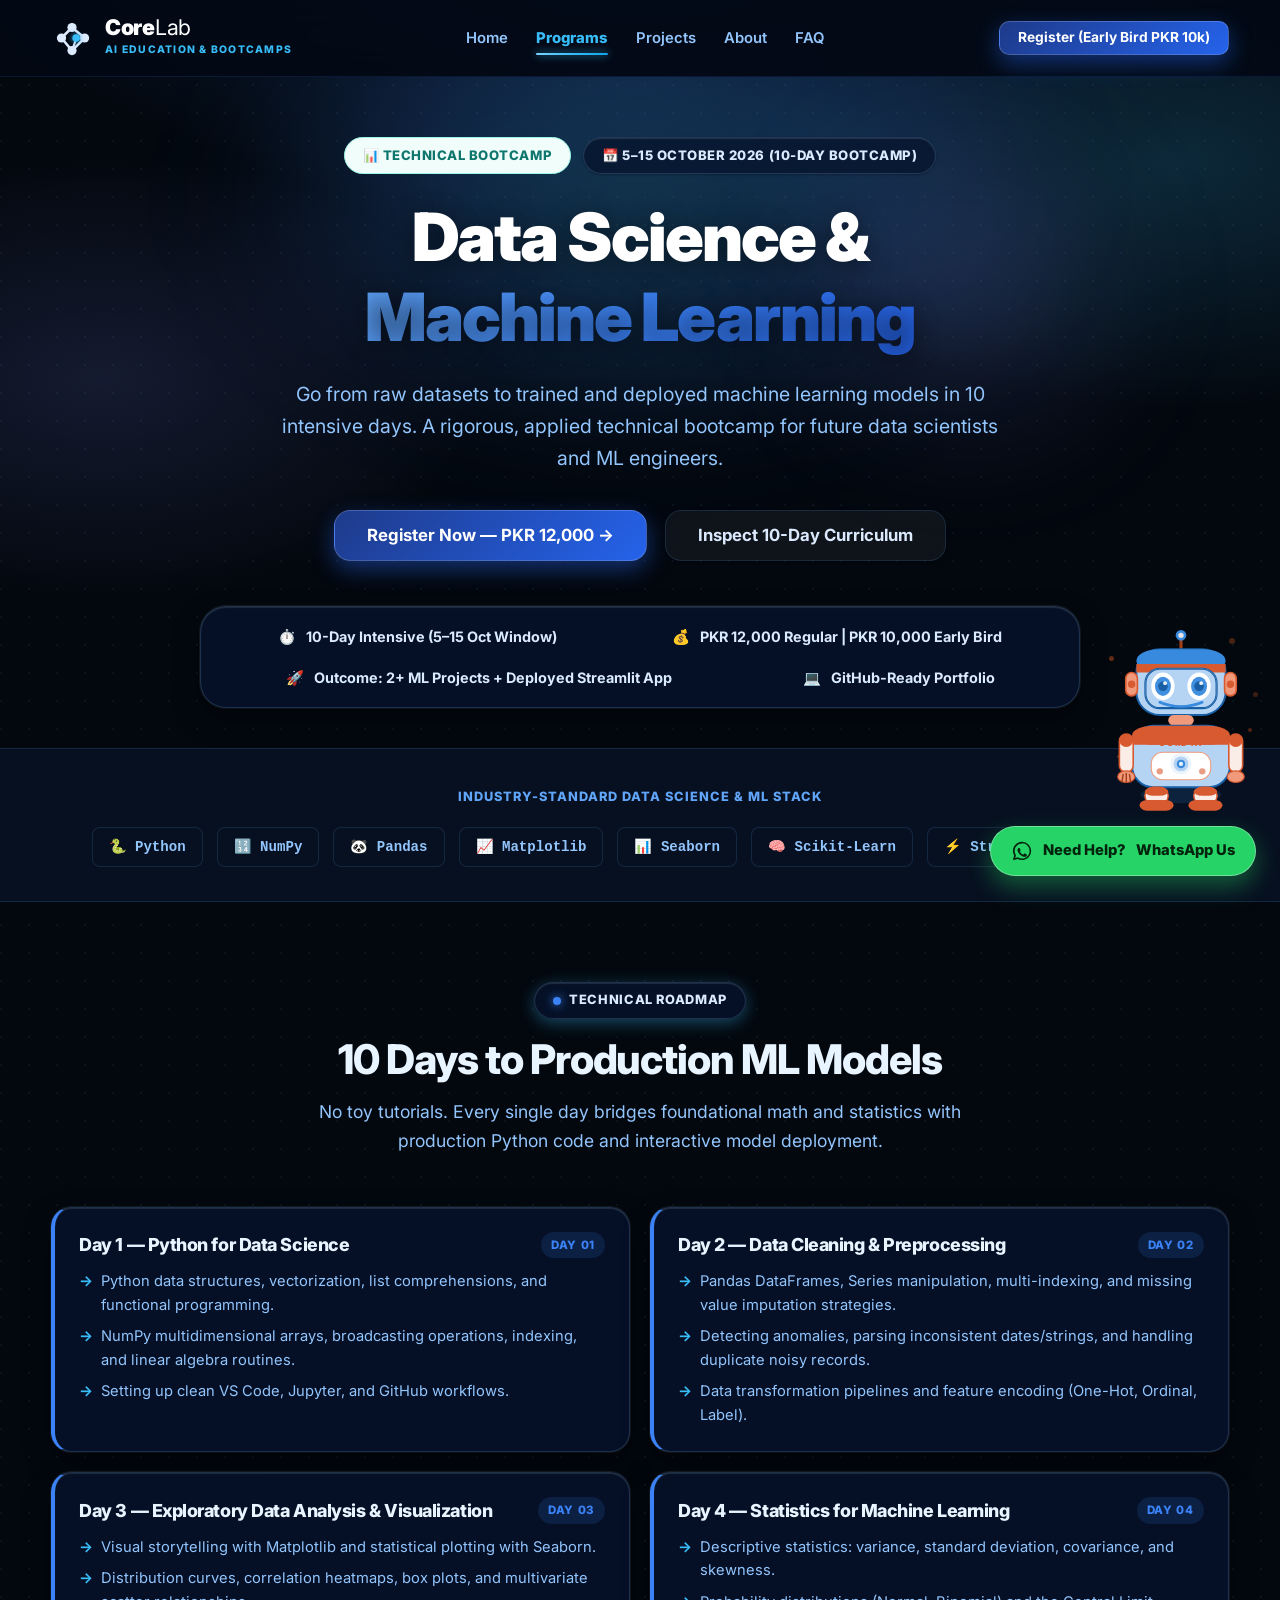
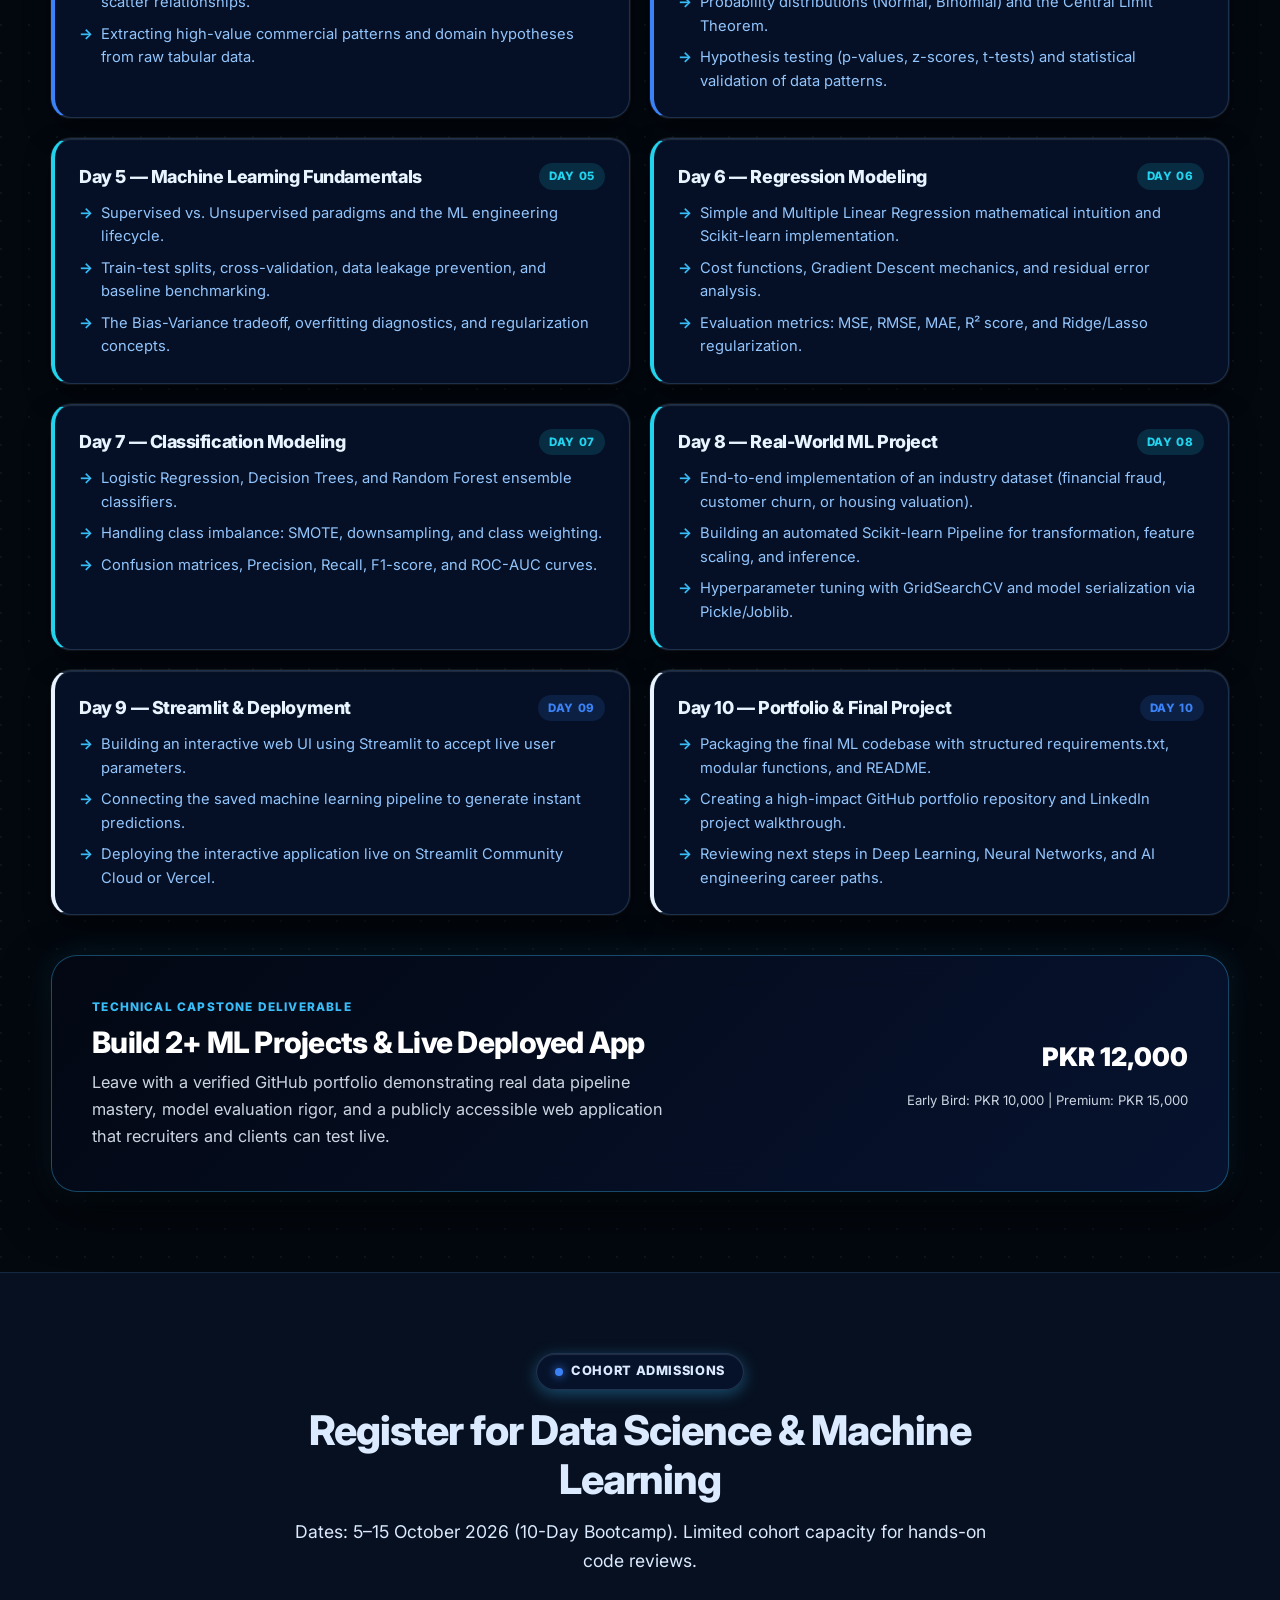
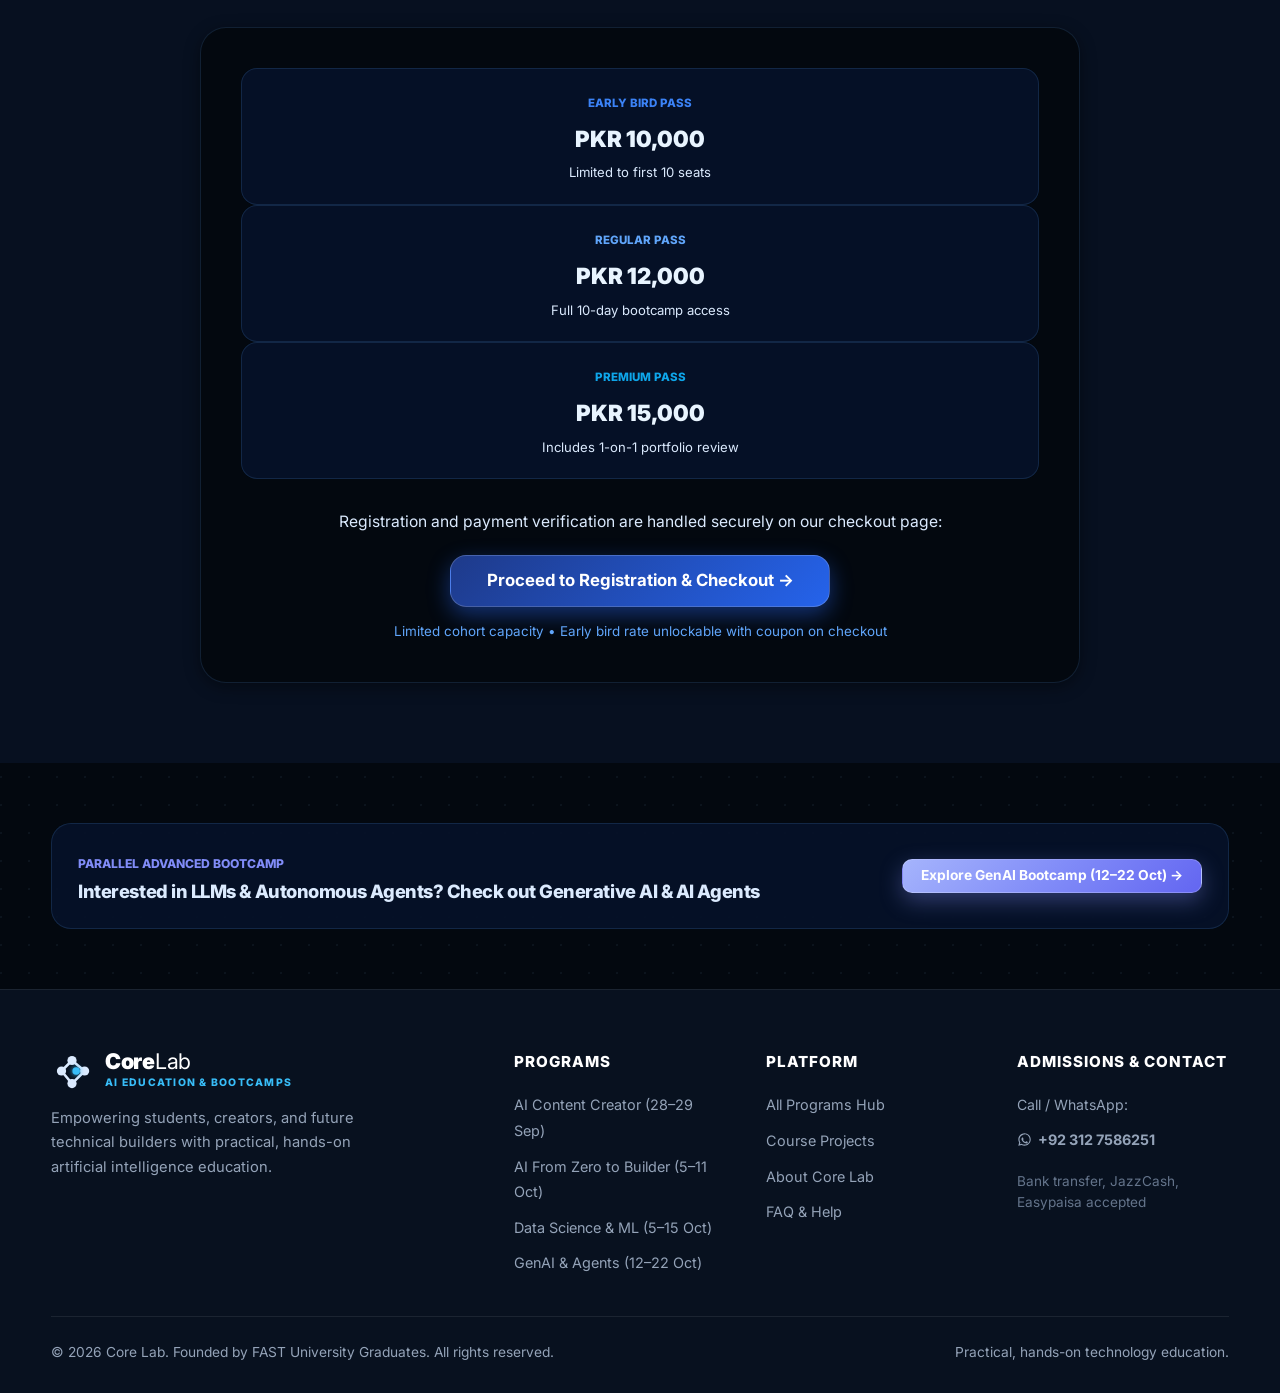
<file: data-science-machine-learning.html>
﻿<!DOCTYPE html>
<html lang="en" data-theme="dark">
<head>
  <meta charset="UTF-8">
  <meta name="viewport" content="width=device-width, initial-scale=1.0">
  <title>Data Science & Machine Learning Bootcamp (5–15 Oct 2026) — Core Lab</title>
  <meta name="description" content="10-Day intensive Data Science and Machine Learning bootcamp. Go from raw datasets to trained, evaluated, and deployed machine learning models with Python, Scikit-learn, and Streamlit.">
  <link rel="preconnect" href="https://fonts.googleapis.com">
  <link rel="preconnect" href="https://fonts.gstatic.com" crossorigin>
  <link href="https://fonts.googleapis.com/css2?family=Inter:wght@400;500;600;700;800;900&family=JetBrains+Mono:wght@500;700&display=swap" rel="stylesheet">
  <link rel="stylesheet" href="assets/css/style.css">
</head>
<body>

  <!-- Sticky Navbar -->
  <header>
    <div class="container navbar">
      <a href="index.html" class="brand" aria-label="Core Lab Home">
        <svg class="brand-logo-svg" viewBox="0 0 100 100" fill="none" xmlns="http://www.w3.org/2000/svg">
          <line x1="25" y1="50" x2="50" y2="25" stroke="#0e1b2e" stroke-width="6" stroke-linecap="round"/>
          <line x1="50" y1="25" x2="80" y2="50" stroke="#0e1b2e" stroke-width="6" stroke-linecap="round"/>
          <line x1="80" y1="50" x2="50" y2="80" stroke="#0e1b2e" stroke-width="6" stroke-linecap="round"/>
          <line x1="50" y1="80" x2="25" y2="50" stroke="#0e1b2e" stroke-width="6" stroke-linecap="round"/>
          <line x1="50" y1="80" x2="60" y2="52" stroke="#0e1b2e" stroke-width="5" stroke-linecap="round"/>
          <circle cx="50" cy="25" r="11" fill="#0e1b2e"/>
          <circle cx="80" cy="50" r="11" fill="#0e1b2e"/>
          <circle cx="50" cy="80" r="11" fill="#0e1b2e"/>
          <circle cx="25" cy="50" r="11" fill="#0e1b2e"/>
          <circle cx="60" cy="50" r="9" fill="#d97706"/>
        </svg>
        <div class="brand-text">
          <div class="brand-title"><b>Core</b><span>Lab</span></div>
          <div class="brand-tagline">AI Education & Bootcamps</div>
        </div>
      </a>

      <nav aria-label="Main Navigation">
        <ul class="nav-menu">
          <li><a href="index.html" class="nav-link">Home</a></li>
          <li><a href="programs.html" class="nav-link active">Programs</a></li>
          <li><a href="projects.html" class="nav-link">Projects</a></li>
          <li><a href="about.html" class="nav-link">About</a></li>
          <li><a href="faq.html" class="nav-link">FAQ</a></li>
        </ul>
      </nav>

      <div class="nav-actions">
        <a href="#register" class="btn btn-primary btn-sm btn-header">Register (Early Bird PKR 10k)</a>
        <button class="mobile-toggle" aria-label="Toggle navigation menu" aria-expanded="false">
          <svg viewBox="0 0 24 24" fill="none" stroke="currentColor" stroke-width="2" stroke-linecap="round"><line x1="3" y1="12" x2="21" y2="12"></line><line x1="3" y1="6" x2="21" y2="6"></line><line x1="3" y1="18" x2="21" y2="18"></line></svg>
        </button>
      </div>
    </div>
  </header>

  <!-- Mobile Drawer -->
  <div class="mobile-drawer" role="dialog" aria-modal="true">
    <div class="mobile-drawer-content">
      <a href="index.html">Home</a>
      <a href="programs.html" class="active">Programs & Learning Paths</a>
      <a href="projects.html">Course Projects</a>
      <a href="about.html">About & Mentors</a>
      <a href="faq.html">Frequently Asked Questions</a>
      <div style="margin-top: 10px;">
        <a href="#register" class="btn btn-primary" style="width: 100%; text-align: center;">Register (Early Bird PKR 10k)</a>
      </div>
    </div>
  </div>

  <main>
    <!-- Program Hero -->
    <section class="hero" style="padding: 60px 0 40px;">
      <div class="container hero-content">
        <div class="hero-tag-pills">
          <span class="hero-pill" style="background:#f0fdfa; color:#0f766e; border:1px solid #99f6e4;">📊 TECHNICAL BOOTCAMP</span>
          <span class="hero-pill hero-pill-navy">📅 5–15 October 2026 (10-Day Bootcamp)</span>
        </div>

        <h1>Data Science & <span class="gradient-blue">Machine Learning</span></h1>
        <p class="hero-subheadline">
          Go from raw datasets to trained and deployed machine learning models in 10 intensive days. A rigorous, applied technical bootcamp for future data scientists and ML engineers.
        </p>

        <div class="hero-cta-group">
          <a href="#register" class="btn btn-primary btn-lg">Register Now — PKR 12,000 →</a>
          <a href="#curriculum" class="btn btn-outline btn-lg">Inspect 10-Day Curriculum</a>
        </div>

        <!-- Quick Summary Box -->
        <div class="trust-bar" style="margin-top: 20px;">
          <div class="trust-item"><span>⏱️</span> 10-Day Intensive (5–15 Oct Window)</div>
          <div class="trust-item"><span>💰</span> PKR 12,000 Regular | PKR 10,000 Early Bird</div>
          <div class="trust-item"><span>🚀</span> Outcome: 2+ ML Projects + Deployed Streamlit App</div>
          <div class="trust-item"><span>💻</span> GitHub-Ready Portfolio</div>
        </div>
      </div>
    </section>

    <!-- Core Technology Stack Strip -->
    <section style="background: white; border-top: 1px solid var(--line); border-bottom: 1px solid var(--line); padding: 34px 0;">
      <div class="container">
        <div style="text-align: center; margin-bottom: 18px;">
          <span style="font-size: 0.8rem; font-weight: 800; letter-spacing: 0.08em; text-transform: uppercase; color: var(--muted);">Industry-Standard Data Science & ML Stack</span>
        </div>
        <div style="display: flex; justify-content: center; align-items: center; gap: 14px; flex-wrap: wrap;">
          <span class="tech-tag" style="padding: 8px 16px; font-size: 0.88rem; font-weight: 800; font-family: monospace;">🐍 Python</span>
          <span class="tech-tag" style="padding: 8px 16px; font-size: 0.88rem; font-weight: 800; font-family: monospace;">🔢 NumPy</span>
          <span class="tech-tag" style="padding: 8px 16px; font-size: 0.88rem; font-weight: 800; font-family: monospace;">🐼 Pandas</span>
          <span class="tech-tag" style="padding: 8px 16px; font-size: 0.88rem; font-weight: 800; font-family: monospace;">📈 Matplotlib</span>
          <span class="tech-tag" style="padding: 8px 16px; font-size: 0.88rem; font-weight: 800; font-family: monospace;">📊 Seaborn</span>
          <span class="tech-tag" style="padding: 8px 16px; font-size: 0.88rem; font-weight: 800; font-family: monospace;">🧠 Scikit-Learn</span>
          <span class="tech-tag" style="padding: 8px 16px; font-size: 0.88rem; font-weight: 800; font-family: monospace;">⚡ Streamlit</span>
          <span class="tech-tag" style="padding: 8px 16px; font-size: 0.88rem; font-weight: 800; font-family: monospace;">🐙 GitHub</span>
        </div>
      </div>
    </section>

    <!-- Detailed 10-Day Technical Curriculum -->
    <section id="curriculum" class="curriculum-section">
      <div class="container">
        <div class="section-header">
          <div class="section-badge badge-blue"><span class="dot"></span> Technical Roadmap</div>
          <h2>10 Days to Production ML Models</h2>
          <p>No toy tutorials. Every single day bridges foundational math and statistics with production Python code and interactive model deployment.</p>
        </div>

        <div class="days-grid grid-10">

          <!-- Day 1 -->
          <div class="day-box" style="border-left: 4px solid var(--blue);">
            <div class="day-box-header">
              <h4>Day 1 — Python for Data Science</h4>
              <span class="day-pill day-pill-blue">DAY 01</span>
            </div>
            <ul>
              <li>Python data structures, vectorization, list comprehensions, and functional programming.</li>
              <li>NumPy multidimensional arrays, broadcasting operations, indexing, and linear algebra routines.</li>
              <li>Setting up clean VS Code, Jupyter, and GitHub workflows.</li>
            </ul>
          </div>

          <!-- Day 2 -->
          <div class="day-box" style="border-left: 4px solid var(--blue);">
            <div class="day-box-header">
              <h4>Day 2 — Data Cleaning & Preprocessing</h4>
              <span class="day-pill day-pill-blue">DAY 02</span>
            </div>
            <ul>
              <li>Pandas DataFrames, Series manipulation, multi-indexing, and missing value imputation strategies.</li>
              <li>Detecting anomalies, parsing inconsistent dates/strings, and handling duplicate noisy records.</li>
              <li>Data transformation pipelines and feature encoding (One-Hot, Ordinal, Label).</li>
            </ul>
          </div>

          <!-- Day 3 -->
          <div class="day-box" style="border-left: 4px solid var(--blue);">
            <div class="day-box-header">
              <h4>Day 3 — Exploratory Data Analysis & Visualization</h4>
              <span class="day-pill day-pill-blue">DAY 03</span>
            </div>
            <ul>
              <li>Visual storytelling with Matplotlib and statistical plotting with Seaborn.</li>
              <li>Distribution curves, correlation heatmaps, box plots, and multivariate scatter relationships.</li>
              <li>Extracting high-value commercial patterns and domain hypotheses from raw tabular data.</li>
            </ul>
          </div>

          <!-- Day 4 -->
          <div class="day-box" style="border-left: 4px solid var(--blue);">
            <div class="day-box-header">
              <h4>Day 4 — Statistics for Machine Learning</h4>
              <span class="day-pill day-pill-blue">DAY 04</span>
            </div>
            <ul>
              <li>Descriptive statistics: variance, standard deviation, covariance, and skewness.</li>
              <li>Probability distributions (Normal, Binomial) and the Central Limit Theorem.</li>
              <li>Hypothesis testing (p-values, z-scores, t-tests) and statistical validation of data patterns.</li>
            </ul>
          </div>

          <!-- Day 5 -->
          <div class="day-box" style="border-left: 4px solid var(--teal);">
            <div class="day-box-header">
              <h4>Day 5 — Machine Learning Fundamentals</h4>
              <span class="day-pill day-pill-teal">DAY 05</span>
            </div>
            <ul>
              <li>Supervised vs. Unsupervised paradigms and the ML engineering lifecycle.</li>
              <li>Train-test splits, cross-validation, data leakage prevention, and baseline benchmarking.</li>
              <li>The Bias-Variance tradeoff, overfitting diagnostics, and regularization concepts.</li>
            </ul>
          </div>

          <!-- Day 6 -->
          <div class="day-box" style="border-left: 4px solid var(--teal);">
            <div class="day-box-header">
              <h4>Day 6 — Regression Modeling</h4>
              <span class="day-pill day-pill-teal">DAY 06</span>
            </div>
            <ul>
              <li>Simple and Multiple Linear Regression mathematical intuition and Scikit-learn implementation.</li>
              <li>Cost functions, Gradient Descent mechanics, and residual error analysis.</li>
              <li>Evaluation metrics: MSE, RMSE, MAE, R² score, and Ridge/Lasso regularization.</li>
            </ul>
          </div>

          <!-- Day 7 -->
          <div class="day-box" style="border-left: 4px solid var(--teal);">
            <div class="day-box-header">
              <h4>Day 7 — Classification Modeling</h4>
              <span class="day-pill day-pill-teal">DAY 07</span>
            </div>
            <ul>
              <li>Logistic Regression, Decision Trees, and Random Forest ensemble classifiers.</li>
              <li>Handling class imbalance: SMOTE, downsampling, and class weighting.</li>
              <li>Confusion matrices, Precision, Recall, F1-score, and ROC-AUC curves.</li>
            </ul>
          </div>

          <!-- Day 8 -->
          <div class="day-box" style="border-left: 4px solid var(--teal);">
            <div class="day-box-header">
              <h4>Day 8 — Real-World ML Project</h4>
              <span class="day-pill day-pill-teal">DAY 08</span>
            </div>
            <ul>
              <li>End-to-end implementation of an industry dataset (financial fraud, customer churn, or housing valuation).</li>
              <li>Building an automated Scikit-learn Pipeline for transformation, feature scaling, and inference.</li>
              <li>Hyperparameter tuning with GridSearchCV and model serialization via Pickle/Joblib.</li>
            </ul>
          </div>

          <!-- Day 9 -->
          <div class="day-box" style="border-left: 4px solid var(--core-navy);">
            <div class="day-box-header">
              <h4>Day 9 — Streamlit & Deployment</h4>
              <span class="day-pill day-pill-blue">DAY 09</span>
            </div>
            <ul>
              <li>Building an interactive web UI using Streamlit to accept live user parameters.</li>
              <li>Connecting the saved machine learning pipeline to generate instant predictions.</li>
              <li>Deploying the interactive application live on Streamlit Community Cloud or Vercel.</li>
            </ul>
          </div>

          <!-- Day 10 -->
          <div class="day-box" style="border-left: 4px solid var(--core-navy);">
            <div class="day-box-header">
              <h4>Day 10 — Portfolio & Final Project</h4>
              <span class="day-pill day-pill-blue">DAY 10</span>
            </div>
            <ul>
              <li>Packaging the final ML codebase with structured requirements.txt, modular functions, and README.</li>
              <li>Creating a high-impact GitHub portfolio repository and LinkedIn project walkthrough.</li>
              <li>Reviewing next steps in Deep Learning, Neural Networks, and AI engineering career paths.</li>
            </ul>
          </div>

        </div>

        <!-- Technical Deliverable Card -->
        <div class="reg-outcome-card bg-dark-navy" style="margin-top: 40px;">
          <div>
            <span class="badge-deliverable">Technical Capstone Deliverable</span>
            <h3>Build 2+ ML Projects & Live Deployed App</h3>
            <p>
              Leave with a verified GitHub portfolio demonstrating real data pipeline mastery, model evaluation rigor, and a publicly accessible web application that recruiters and clients can test live.
            </p>
          </div>
          <div class="reg-actions-box">
            <span style="font-size: 1.6rem; font-weight: 900; color: white;">PKR 12,000</span>
            <span style="font-size: 0.82rem; color: #cbd5e1;">Early Bird: PKR 10,000 | Premium: PKR 15,000</span>
          </div>
        </div>
      </div>
    </section>

    <!-- Registration Section -->
    <section id="register" style="padding: 80px 0; background: white; border-top: 1px solid var(--line);">
      <div class="container-narrow">
        <div class="section-header">
          <div class="section-badge badge-blue"><span class="dot"></span> Cohort Admissions</div>
          <h2>Register for Data Science & Machine Learning</h2>
          <p>Dates: 5–15 October 2026 (10-Day Bootcamp). Limited cohort capacity for hands-on code reviews.</p>
        </div>

        <div style="background: var(--bg-main); border: 1.5px solid var(--line); border-radius: var(--radius-xl); padding: clamp(20px, 4vw, 40px); box-shadow: var(--shadow-sm); overflow: hidden; word-wrap: break-word;">
          <div class="pricing-tiers-grid" style="margin-bottom: 30px;">
            <div style="background: white; border: 1.5px solid var(--blue); border-radius: 16px; padding: 20px; text-align: center;">
              <span style="font-size: 0.72rem; font-weight: 800; color: var(--blue); text-transform: uppercase;">Early Bird Pass</span>
              <div style="font-size: 1.4rem; font-weight: 900; color: var(--core-navy); margin: 6px 0;">PKR 10,000</div>
              <p style="font-size: 0.82rem; margin: 0;">Limited to first 10 seats</p>
            </div>
            <div style="background: white; border: 1.5px solid var(--line); border-radius: 16px; padding: 20px; text-align: center;">
              <span style="font-size: 0.72rem; font-weight: 800; color: var(--muted); text-transform: uppercase;">Regular Pass</span>
              <div style="font-size: 1.4rem; font-weight: 900; color: var(--core-navy); margin: 6px 0;">PKR 12,000</div>
              <p style="font-size: 0.82rem; margin: 0;">Full 10-day bootcamp access</p>
            </div>
            <div style="background: white; border: 1.5px solid var(--gold); border-radius: 16px; padding: 20px; text-align: center;">
              <span style="font-size: 0.72rem; font-weight: 800; color: var(--gold-hover); text-transform: uppercase;">Premium Pass</span>
              <div style="font-size: 1.4rem; font-weight: 900; color: var(--core-navy); margin: 6px 0;">PKR 15,000</div>
              <p style="font-size: 0.82rem; margin: 0;">Includes 1-on-1 portfolio review</p>
            </div>
          </div>

          <div style="text-align: center; margin-top: 24px;">
            <p style="font-size: 0.98rem; margin-bottom: 20px; color: var(--ink-secondary);">
              Registration and payment verification are handled securely on our checkout page:
            </p>
            <div style="display: flex; justify-content: center; align-items: center;">
              <a href="register.html?program=datascience" class="btn btn-primary btn-lg" style="white-space: normal; text-align: center; line-height: 1.3; padding: 14px 24px; width: 100%; max-width: 380px; font-size: 1.05rem;">
                Proceed to Registration &amp; Checkout →
              </a>
            </div>
            <div style="margin-top: 14px; font-size: 0.84rem; color: var(--muted);">
              Limited cohort capacity • Early bird rate unlockable with coupon on checkout
            </div>
          </div>
        </div>
      </div>
    </section>

    <!-- Sibling Program Banner -->
    <div class="container" style="margin: 60px auto;">
      <div style="background: white; border: 1px solid var(--line); border-radius: var(--radius-lg); padding: 26px; display: flex; align-items: center; justify-content: space-between; flex-wrap: wrap; gap: 16px;">
        <div>
          <span style="font-size: 0.76rem; font-weight: 800; text-transform: uppercase; color: var(--purple);">Parallel Advanced Bootcamp</span>
          <h4 style="margin: 4px 0 0; font-size: 1.15rem;">Interested in LLMs & Autonomous Agents? Check out Generative AI & AI Agents</h4>
        </div>
        <a href="generative-ai-agents.html" class="btn btn-purple btn-sm">Explore GenAI Bootcamp (12–22 Oct) →</a>
      </div>
    </div>
  </main>

  <!-- Global Footer -->
  <footer>
    <div class="container">
      <div class="footer-grid">
        <div class="footer-brand-col">
          <div class="brand">
            <svg class="brand-logo-svg" viewBox="0 0 100 100" fill="none" xmlns="http://www.w3.org/2000/svg">
              <line x1="25" y1="50" x2="50" y2="25" stroke="#cbd5e1" stroke-width="6" stroke-linecap="round"/>
              <line x1="50" y1="25" x2="80" y2="50" stroke="#cbd5e1" stroke-width="6" stroke-linecap="round"/>
              <line x1="80" y1="50" x2="50" y2="80" stroke="#cbd5e1" stroke-width="6" stroke-linecap="round"/>
              <line x1="50" y1="80" x2="25" y2="50" stroke="#cbd5e1" stroke-width="6" stroke-linecap="round"/>
              <circle cx="50" cy="25" r="11" fill="#cbd5e1"/>
              <circle cx="80" cy="50" r="11" fill="#cbd5e1"/>
              <circle cx="50" cy="80" r="11" fill="#cbd5e1"/>
              <circle cx="25" cy="50" r="11" fill="#cbd5e1"/>
              <circle cx="60" cy="50" r="9" fill="#d97706"/>
            </svg>
            <div class="brand-text">
              <div class="brand-title" style="color:white;"><b>Core</b><span>Lab</span></div>
              <div class="brand-tagline">AI Education & Bootcamps</div>
            </div>
          </div>
          <p>
            Empowering students, creators, and future technical builders with practical, hands-on artificial intelligence education.
          </p>
        </div>

        <div>
          <div class="footer-col-title">Programs</div>
          <ul class="footer-nav-list">
            <li><a href="ai-content-creator.html">AI Content Creator (28–29 Sep)</a></li>
            <li><a href="ai-from-zero-to-builder.html">AI From Zero to Builder (5–11 Oct)</a></li>
            <li><a href="data-science-machine-learning.html">Data Science & ML (5–15 Oct)</a></li>
            <li><a href="generative-ai-agents.html">GenAI & Agents (12–22 Oct)</a></li>
          </ul>
        </div>

        <div>
          <div class="footer-col-title">Platform</div>
          <ul class="footer-nav-list">
            <li><a href="programs.html">All Programs Hub</a></li>
            <li><a href="projects.html">Course Projects</a></li>
            <li><a href="about.html">About Core Lab</a></li>
            <li><a href="faq.html">FAQ & Help</a></li>
          </ul>
        </div>

        <div>
          <div class="footer-col-title">Admissions & Contact</div>
          <ul class="footer-nav-list">
            <li><span style="font-size: 0.88rem;">Call / WhatsApp:</span></li>
            <li>
              <a href="https://wa.me/923127586251" target="_blank" rel="noopener" class="footer-phone-tag">
                <svg width="15" height="15" viewBox="0 0 24 24" fill="currentColor"><path d="M12.04 2c-5.46 0-9.91 4.45-9.91 9.91 0 1.75.46 3.45 1.32 4.95L2.05 22l5.25-1.38c1.45.79 3.08 1.21 4.74 1.21 5.46 0 9.91-4.45 9.91-9.91 0-2.65-1.03-5.14-2.9-7.01A9.82 9.82 0 0 0 12.04 2m.01 1.67c2.2 0 4.26.86 5.82 2.42a8.23 8.23 0 0 1 2.41 5.82c0 4.54-3.7 8.24-8.24 8.24-1.44 0-2.85-.38-4.08-1.1l-.29-.17-3.03.79.81-2.95-.19-.3a8.21 8.21 0 0 1-1.26-4.32c0-4.54 3.69-8.23 8.23-8.23m4.52 11.66c-.25-.13-1.47-.72-1.7-.81-.23-.08-.39-.13-.56.13-.17.25-.64.81-.79.97-.14.17-.29.19-.54.06-.25-.13-1.06-.39-2.02-1.24-.75-.67-1.25-1.49-1.39-1.74-.15-.25-.02-.39.11-.51.11-.11.25-.29.37-.44.13-.15.17-.25.25-.42.08-.17.04-.32-.02-.45-.06-.13-.56-1.35-.77-1.85-.2-.49-.41-.42-.56-.43l-.48-.01c-.17 0-.44.06-.67.32-.23.25-.88.86-.88 2.1 0 1.24.9 2.44 1.03 2.61.13.17 1.77 2.7 4.29 3.79.6.26 1.07.41 1.44.53.6.19 1.15.16 1.58.1.48-.07 1.47-.6 1.68-1.18.21-.58.21-1.08.15-1.18-.06-.1-.23-.16-.48-.28Z"/></svg>
                <span>+92 312 7586251</span>
              </a>
            </li>
            <li style="margin-top: 6px; font-size: 0.85rem; color: #64748b;">Bank transfer, JazzCash, Easypaisa accepted</li>
          </ul>
        </div>
      </div>

      <div class="footer-bottom">
        <div>© 2026 Core Lab. Founded by FAST University Graduates. All rights reserved.</div>
        <div>Practical, hands-on technology education.</div>
      </div>
    </div>
  </footer>

  <!-- Floating WhatsApp Quick-Help Badge -->
  <a href="https://wa.me/923127586251?text=Hi%20Core%20Lab%2C%20I%20have%20a%20question%20about%20the%20Data%20Science%20Bootcamp." target="_blank" rel="noopener" class="floating-whatsapp" aria-label="Chat with Core Lab admissions on WhatsApp">
    <svg viewBox="0 0 24 24"><path d="M12.04 2c-5.46 0-9.91 4.45-9.91 9.91 0 1.75.46 3.45 1.32 4.95L2.05 22l5.25-1.38c1.45.79 3.08 1.21 4.74 1.21 5.46 0 9.91-4.45 9.91-9.91 0-2.65-1.03-5.14-2.9-7.01A9.82 9.82 0 0 0 12.04 2m.01 1.67c2.2 0 4.26.86 5.82 2.42a8.23 8.23 0 0 1 2.41 5.82c0 4.54-3.7 8.24-8.24 8.24-1.44 0-2.85-.38-4.08-1.1l-.29-.17-3.03.79.81-2.95-.19-.3a8.21 8.21 0 0 1-1.26-4.32c0-4.54 3.69-8.23 8.23-8.23m4.52 11.66c-.25-.13-1.47-.72-1.7-.81-.23-.08-.39-.13-.56.13-.17.25-.64.81-.79.97-.14.17-.29.19-.54.06-.25-.13-1.06-.39-2.02-1.24-.75-.67-1.25-1.49-1.39-1.74-.15-.25-.02-.39.11-.51.11-.11.25-.29.37-.44.13-.15.17-.25.25-.42.08-.17.04-.32-.02-.45-.06-.13-.56-1.35-.77-1.85-.2-.49-.41-.42-.56-.43l-.48-.01c-.17 0-.44.06-.67.32-.23.25-.88.86-.88 2.1 0 1.24.9 2.44 1.03 2.61.13.17 1.77 2.7 4.29 3.79.6.26 1.07.41 1.44.53.6.19 1.15.16 1.58.1.48-.07 1.47-.6 1.68-1.18.21-.58.21-1.08.15-1.18-.06-.1-.23-.16-.48-.28Z"/></svg>
    <span class="float-label-prefix">Need Help? </span>
    <span>WhatsApp Us</span>
  </a>

  <script src="assets/js/main.js"></script>
  <script src="assets/js/robot-guide.js"></script>
</body>
</html>
</file>
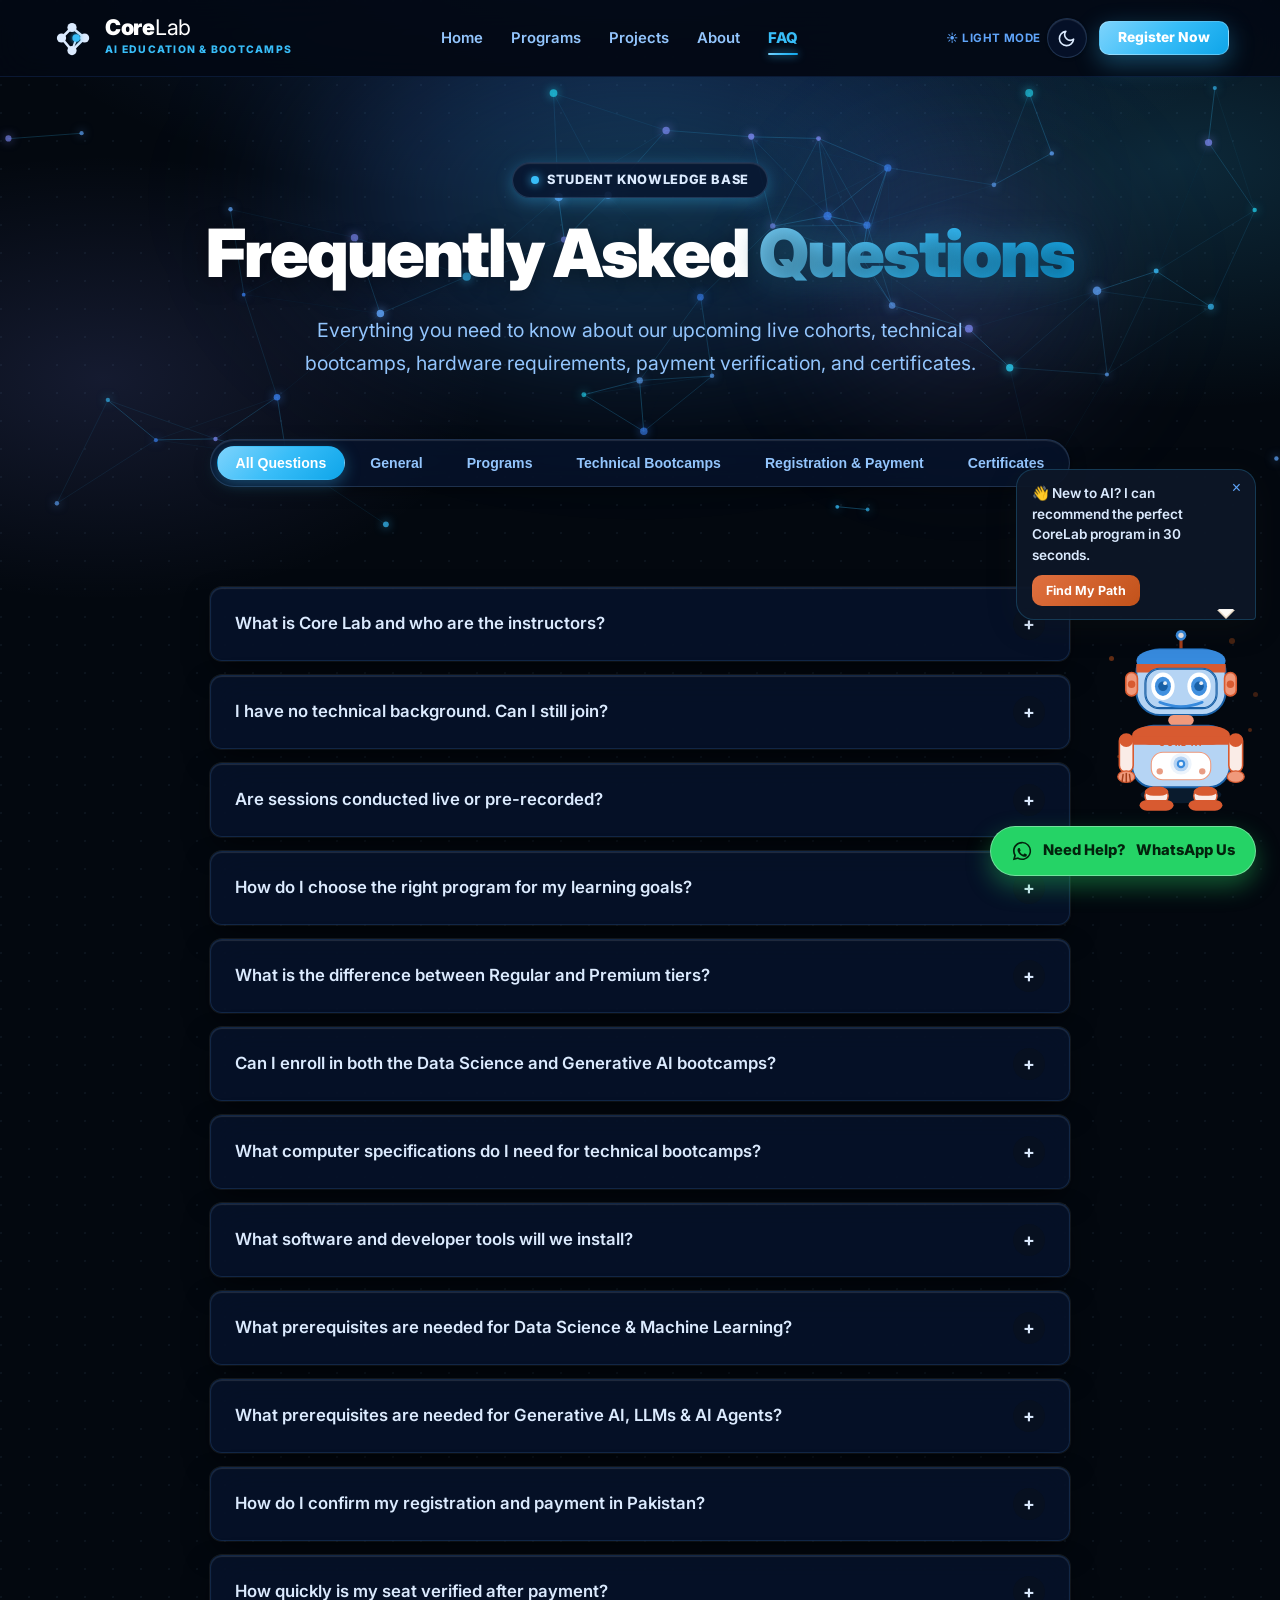
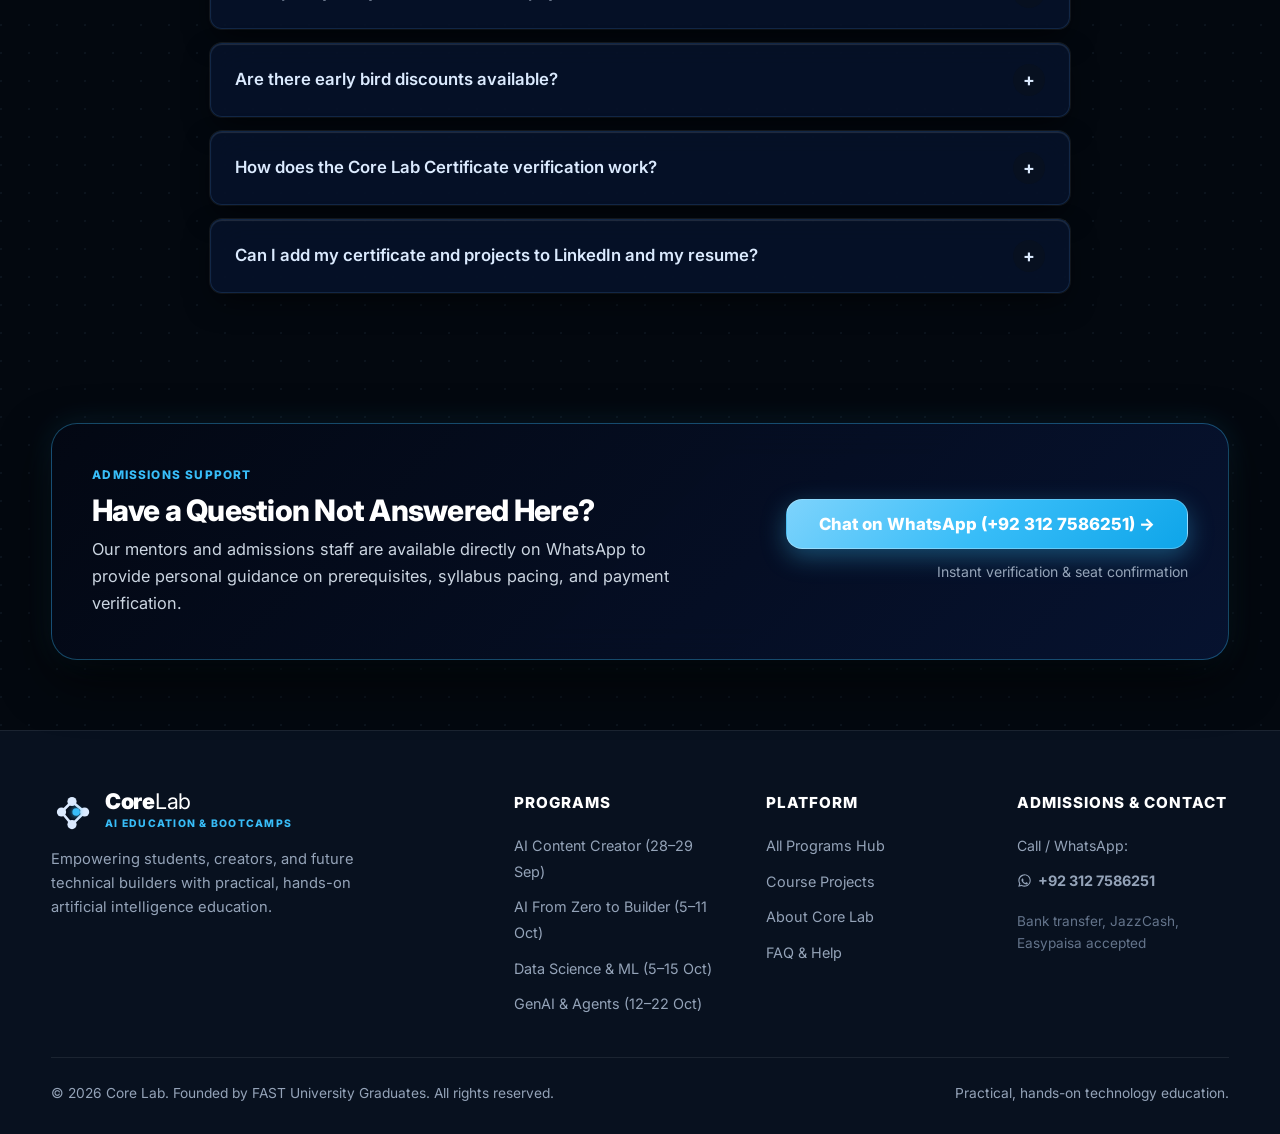
<file: faq.html>
﻿<!DOCTYPE html>
<html lang="en" data-theme="dark">
<head>
  <meta charset="UTF-8">
  <meta name="viewport" content="width=device-width, initial-scale=1.0">
  <title>Frequently Asked Questions — Core Lab</title>
  <meta name="description" content="Find answers to common questions regarding Core Lab bootcamps, technical requirements, registration and payment verification, certificates, and student suitability.">
  <link rel="preconnect" href="https://fonts.googleapis.com">
  <link rel="preconnect" href="https://fonts.gstatic.com" crossorigin>
  <link href="https://fonts.googleapis.com/css2?family=Inter:wght@400;500;600;700;800;900&display=swap" rel="stylesheet">
  <link rel="stylesheet" href="assets/css/style.css">
  <script>!function(){var t=localStorage.getItem('corelab_theme');document.documentElement.setAttribute('data-theme',t==='light'?'light':'dark');}();</script>
</head>
<body>

  <!-- Sticky Navbar -->
  <header>
    <div class="container navbar">
      <a href="index.html" class="brand" aria-label="Core Lab Home">
        <svg class="brand-logo-svg" viewBox="0 0 100 100" fill="none" xmlns="http://www.w3.org/2000/svg">
          <line x1="25" y1="50" x2="50" y2="25" stroke="#0e1b2e" stroke-width="6" stroke-linecap="round"/>
          <line x1="50" y1="25" x2="80" y2="50" stroke="#0e1b2e" stroke-width="6" stroke-linecap="round"/>
          <line x1="80" y1="50" x2="50" y2="80" stroke="#0e1b2e" stroke-width="6" stroke-linecap="round"/>
          <line x1="50" y1="80" x2="25" y2="50" stroke="#0e1b2e" stroke-width="6" stroke-linecap="round"/>
          <line x1="50" y1="80" x2="60" y2="52" stroke="#0e1b2e" stroke-width="5" stroke-linecap="round"/>
          <circle cx="50" cy="25" r="11" fill="#0e1b2e"/>
          <circle cx="80" cy="50" r="11" fill="#0e1b2e"/>
          <circle cx="50" cy="80" r="11" fill="#0e1b2e"/>
          <circle cx="25" cy="50" r="11" fill="#0e1b2e"/>
          <circle cx="60" cy="50" r="9" fill="#d97706"/>
        </svg>
        <div class="brand-text">
          <div class="brand-title"><b>Core</b><span>Lab</span></div>
          <div class="brand-tagline">AI Education & Bootcamps</div>
        </div>
      </a>

      <nav aria-label="Main Navigation">
        <ul class="nav-menu">
          <li><a href="index.html" class="nav-link">Home</a></li>
          <li><a href="programs.html" class="nav-link">Programs</a></li>
          <li><a href="projects.html" class="nav-link">Projects</a></li>
          <li><a href="about.html" class="nav-link">About</a></li>
          <li><a href="faq.html" class="nav-link active">FAQ</a></li>
        </ul>
      </nav>

      <div class="nav-actions">
        <div class="theme-toggle-wrap">
          <span class="theme-toggle-hint">
            <span class="hint-dark">🌙 Dark Mode</span>
            <span class="hint-light">☀️ Light Mode</span>
          </span>
          <button class="theme-toggle-btn" aria-label="Toggle theme">
            <svg class="moon-icon" viewBox="0 0 24 24" fill="none" stroke="currentColor" stroke-width="2" stroke-linecap="round" stroke-linejoin="round"><path d="M21 12.79A9 9 0 1 1 11.21 3 7 7 0 0 0 21 12.79z"/></svg>
            <svg class="sun-icon" viewBox="0 0 24 24" fill="none" stroke="currentColor" stroke-width="2" stroke-linecap="round" stroke-linejoin="round"><circle cx="12" cy="12" r="5"/><line x1="12" y1="1" x2="12" y2="3"/><line x1="12" y1="21" x2="12" y2="23"/><line x1="4.22" y1="4.22" x2="5.64" y2="5.64"/><line x1="18.36" y1="18.36" x2="19.78" y2="19.78"/><line x1="1" y1="12" x2="3" y2="12"/><line x1="21" y1="12" x2="23" y2="12"/><line x1="4.22" y1="19.78" x2="5.64" y2="18.36"/><line x1="18.36" y1="5.64" x2="19.78" y2="4.22"/></svg>
          </button>
        </div>
        <a href="programs.html" class="btn btn-gold btn-sm btn-header">Register Now</a>
        <button class="mobile-toggle" aria-label="Toggle navigation menu" aria-expanded="false">
          <svg viewBox="0 0 24 24" fill="none" stroke="currentColor" stroke-width="2" stroke-linecap="round"><line x1="3" y1="12" x2="21" y2="12"></line><line x1="3" y1="6" x2="21" y2="6"></line><line x1="3" y1="18" x2="21" y2="18"></line></svg>
        </button>
      </div>
    </div>
  </header>

  <!-- Mobile Drawer -->
  <div class="mobile-drawer" role="dialog" aria-modal="true">
    <div class="mobile-drawer-content">
      <a href="index.html">Home</a>
      <a href="programs.html">Programs & Learning Paths</a>
      <a href="projects.html">Course Projects</a>
      <a href="about.html">About & Mentors</a>
      <a href="faq.html" class="active">Frequently Asked Questions</a>
      <div style="margin-top: 10px;">
        <a href="programs.html" class="btn btn-gold" style="width: 100%; text-align: center;">Register Now</a>
      </div>
      <div class="mobile-drawer-theme-row">
        <span>Theme</span>
        <button class="theme-toggle-btn" aria-label="Toggle theme">
          <svg class="moon-icon" viewBox="0 0 24 24" fill="none" stroke="currentColor" stroke-width="2" stroke-linecap="round" stroke-linejoin="round"><path d="M21 12.79A9 9 0 1 1 11.21 3 7 7 0 0 0 21 12.79z"/></svg>
          <svg class="sun-icon" viewBox="0 0 24 24" fill="none" stroke="currentColor" stroke-width="2" stroke-linecap="round" stroke-linejoin="round"><circle cx="12" cy="12" r="5"/><line x1="12" y1="1" x2="12" y2="3"/><line x1="12" y1="21" x2="12" y2="23"/><line x1="4.22" y1="4.22" x2="5.64" y2="5.64"/><line x1="18.36" y1="18.36" x2="19.78" y2="19.78"/><line x1="1" y1="12" x2="3" y2="12"/><line x1="21" y1="12" x2="23" y2="12"/><line x1="4.22" y1="19.78" x2="5.64" y2="18.36"/><line x1="18.36" y1="5.64" x2="19.78" y2="4.22"/></svg>
        </button>
      </div>
    </div>
  </div>

  <main>
    <!-- Page Hero -->
    <section class="hero">
      <div class="hero-canvas-wrap">
        <canvas id="heroCanvas" class="hero-canvas"></canvas>
      </div>
      <div class="container hero-content">
        <div class="section-badge"><span class="dot"></span> Student Knowledge Base</div>
        <h1>Frequently Asked <span class="gradient-gold">Questions</span></h1>
        <p class="hero-subheadline">
          Everything you need to know about our upcoming live cohorts, technical bootcamps, hardware requirements, payment verification, and certificates.
        </p>

        <!-- 5 Category Tabs -->
        <div class="faq-categories-tabs" style="margin-top: 24px; margin-bottom: 0;">
          <button class="faq-cat-btn active" data-cat="all">All Questions</button>
          <button class="faq-cat-btn" data-cat="general">General</button>
          <button class="faq-cat-btn" data-cat="programs">Programs</button>
          <button class="faq-cat-btn" data-cat="technical">Technical Bootcamps</button>
          <button class="faq-cat-btn" data-cat="payment">Registration & Payment</button>
          <button class="faq-cat-btn" data-cat="certificates">Certificates</button>
        </div>
      </div>
    </section>

    <!-- FAQ Accordion List -->
    <section class="faq-section" style="padding-top: 30px; padding-bottom: 80px;">
      <div class="container">
        <div class="faq-list">

          <!-- 1. GENERAL -->
          <div class="faq-item" data-cat="general">
            <div class="faq-question">
              <span>What is Core Lab and who are the instructors?</span>
              <span class="faq-toggle-btn">+</span>
            </div>
            <div class="faq-answer">
              <div class="faq-answer-inner">
                Core Lab is a practical, hands-on artificial intelligence education platform founded by FAST University graduates. Our instructors—Muhammad Abdullah and Syeda Munazzah Fatima—hold BS Computer Science degrees from FAST-NUCES and are active researchers in embedded TinyML, multimodal vision-language models, and autonomous AI agents. We focus strictly on real-world implementation, code fluency, and live deployed software.
              </div>
            </div>
          </div>

          <div class="faq-item" data-cat="general">
            <div class="faq-question">
              <span>I have no technical background. Can I still join?</span>
              <span class="faq-toggle-btn">+</span>
            </div>
            <div class="faq-answer">
              <div class="faq-answer-inner">
                Yes! We offer beginner-friendly entry points. The <strong>AI From Zero to AI Builder Bootcamp (5–11 October)</strong> is designed to take complete beginners step-by-step through prompt engineering, document analysis, no-code web tools, and automated pipelines.
              </div>
            </div>
          </div>

          <div class="faq-item" data-cat="general">
            <div class="faq-question">
              <span>Are sessions conducted live or pre-recorded?</span>
              <span class="faq-toggle-btn">+</span>
            </div>
            <div class="faq-answer">
              <div class="faq-answer-inner">
                All Core Lab bootcamps are delivered <strong>100% live and interactive</strong> with the instructors. You can ask questions, debug code in real time, and receive personalized feedback. High-definition recordings of every live session are uploaded to the private student portal within a few hours for lifetime reference.
              </div>
            </div>
          </div>

          <!-- 2. PROGRAMS -->
          <div class="faq-item" data-cat="programs">
            <div class="faq-question">
              <span>How do I choose the right program for my learning goals?</span>
              <span class="faq-toggle-btn">+</span>
            </div>
            <div class="faq-answer">
              <div class="faq-answer-inner">
                Follow our clear progression path:
                <br><br>
                • <strong>BEGINNER (5–11 Oct):</strong> AI From Zero to AI Builder — for students and professionals seeking a comprehensive end-to-end foundation and 7 completed projects.<br>
                • <strong>TECHNICAL (5–15 Oct):</strong> Data Science & Machine Learning — for aspiring data scientists wanting data cleaning, statistical modeling with Scikit-learn, and Streamlit deployment.<br>
                • <strong>ADVANCED AI (12–22 Oct):</strong> Generative AI, LLMs & AI Agents — for developers ready to build RAG pipelines, vector search, tool calling, and autonomous multi-agent software.
              </div>
            </div>
          </div>

          <div class="faq-item" data-cat="programs">
            <div class="faq-question">
              <span>What is the difference between Regular and Premium tiers?</span>
              <span class="faq-toggle-btn">+</span>
            </div>
            <div class="faq-answer">
              <div class="faq-answer-inner">
                • <strong>Regular Tier:</strong> Includes live interactive cohort sessions, full day-by-day curriculum, class repositories, interactive Q&A, and the verified Certificate of Completion upon project submission.<br>
                • <strong>Premium Tier:</strong> Includes everything in Regular, plus 1-on-1 mentor code reviews on your capstone repository, personalized resume/LinkedIn portfolio positioning guidance, and priority queue for direct instructor assistance.
              </div>
            </div>
          </div>

          <div class="faq-item" data-cat="programs">
            <div class="faq-question">
              <span>Can I enroll in both the Data Science and Generative AI bootcamps?</span>
              <span class="faq-toggle-btn">+</span>
            </div>
            <div class="faq-answer">
              <div class="faq-answer-inner">
                Yes. Live session timings are arranged without schedule conflicts, and all lectures are recorded. Ambitious learners taking both tracks can reach out to admissions on WhatsApp (+92 312 7586251) for dual-enrollment guidance and package pricing.
              </div>
            </div>
          </div>

          <!-- 3. TECHNICAL BOOTCAMPS -->
          <div class="faq-item" data-cat="technical">
            <div class="faq-question">
              <span>What computer specifications do I need for technical bootcamps?</span>
              <span class="faq-toggle-btn">+</span>
            </div>
            <div class="faq-answer">
              <div class="faq-answer-inner">
                Any standard laptop running Windows, macOS, or Linux with at least 8GB of RAM and a stable internet connection is sufficient. You do <strong>not</strong> need a costly dedicated GPU because training and model execution are conducted using Google Colab cloud GPUs and cloud API endpoints.
              </div>
            </div>
          </div>

          <div class="faq-item" data-cat="technical">
            <div class="faq-question">
              <span>What software and developer tools will we install?</span>
              <span class="faq-toggle-btn">+</span>
            </div>
            <div class="faq-answer">
              <div class="faq-answer-inner">
                During technical bootcamps, we guide you through setting up Python 3.10+, VS Code, Jupyter notebooks, Git, and a GitHub account. All libraries (NumPy, Pandas, Scikit-learn, Streamlit, LangChain, n8n) are installed together during live class setup sessions.
              </div>
            </div>
          </div>

          <div class="faq-item" data-cat="technical">
            <div class="faq-question">
              <span>What prerequisites are needed for Data Science & Machine Learning?</span>
              <span class="faq-toggle-btn">+</span>
            </div>
            <div class="faq-answer">
              <div class="faq-answer-inner">
                Basic logical thinking and an interest in working with data and code. Day 1 starts with a Python refresher tailored for data analysis. You do not need an advanced mathematics or statistics degree; foundational concepts are taught through practical application.
              </div>
            </div>
          </div>

          <div class="faq-item" data-cat="technical">
            <div class="faq-question">
              <span>What prerequisites are needed for Generative AI, LLMs & AI Agents?</span>
              <span class="faq-toggle-btn">+</span>
            </div>
            <div class="faq-answer">
              <div class="faq-answer-inner">
                Basic familiarity with Python syntax (variables, functions, loops, dictionaries). You will learn LLM prompting, API integration, vector embeddings, retrieval-augmented generation (RAG), and autonomous agent loops from the ground up.
              </div>
            </div>
          </div>

          <!-- 4. REGISTRATION & PAYMENT -->
          <div class="faq-item" data-cat="payment">
            <div class="faq-question">
              <span>How do I confirm my registration and payment in Pakistan?</span>
              <span class="faq-toggle-btn">+</span>
            </div>
            <div class="faq-answer">
              <div class="faq-answer-inner">
                For the <strong>Zero to AI Builder</strong> program, you can register directly via the official Google Form provided on its course page or via the registration portal. For the <strong>Technical Bootcamps</strong> (Data Science & GenAI), registration is handled directly via WhatsApp (+92 312 7586251). We accept online bank transfers, JazzCash, and Easypaisa.
              </div>
            </div>
          </div>

          <div class="faq-item" data-cat="payment">
            <div class="faq-question">
              <span>How quickly is my seat verified after payment?</span>
              <span class="faq-toggle-btn">+</span>
            </div>
            <div class="faq-answer">
              <div class="faq-answer-inner">
                Once you share your payment confirmation slip via WhatsApp, our admissions team verifies it within a few hours and issues your official welcome packet and invitation to the private cohort WhatsApp community.
              </div>
            </div>
          </div>

          <div class="faq-item" data-cat="payment">
            <div class="faq-question">
              <span>Are there early bird discounts available?</span>
              <span class="faq-toggle-btn">+</span>
            </div>
            <div class="faq-answer">
              <div class="faq-answer-inner">
                Yes. The Data Science & ML Bootcamp and Generative AI Bootcamp both offer an <strong>Early Bird tuition fee of PKR 10,000</strong> (regular PKR 12,000) for the first 10 confirmed registrations per cohort.
              </div>
            </div>
          </div>

          <!-- 5. CERTIFICATES -->
          <div class="faq-item" data-cat="certificates">
            <div class="faq-question">
              <span>How does the Core Lab Certificate verification work?</span>
              <span class="faq-toggle-btn">+</span>
            </div>
            <div class="faq-answer">
              <div class="faq-answer-inner">
                Every Core Lab certificate is issued only upon successful submission and mentor review of required hands-on capstone projects. Signed directly by FAST University alumni instructors, it includes verifiable credentials confirming the practical software and models you built during the cohort.
              </div>
            </div>
          </div>

          <div class="faq-item" data-cat="certificates">
            <div class="faq-question">
              <span>Can I add my certificate and projects to LinkedIn and my resume?</span>
              <span class="faq-toggle-btn">+</span>
            </div>
            <div class="faq-answer">
              <div class="faq-answer-inner">
                Absolutely. Because our bootcamps culminate in live GitHub repositories, public web applications, or published content packs, you can link directly to your working deliverables on LinkedIn, GitHub, and your professional CV.
              </div>
            </div>
          </div>

        </div>
      </div>
    </section>

    <!-- Registration Help Banner -->
    <div class="container" style="margin-bottom: 70px;">
      <div class="reg-outcome-card bg-dark-navy">
        <div>
          <span class="badge-deliverable">Admissions Support</span>
          <h3>Have a Question Not Answered Here?</h3>
          <p>
            Our mentors and admissions staff are available directly on WhatsApp to provide personal guidance on prerequisites, syllabus pacing, and payment verification.
          </p>
        </div>
        <div class="reg-actions-box">
          <a href="https://wa.me/923127586251?text=Hi%20Core%20Lab%2C%20I%20have%20a%20question%20about%20your%20programs." target="_blank" rel="noopener" class="btn btn-gold btn-lg">
            Chat on WhatsApp (+92 312 7586251) →
          </a>
          <span class="whatsapp-help-row">Instant verification & seat confirmation</span>
        </div>
      </div>
    </div>
  </main>

  <!-- Global Footer -->
  <footer>
    <div class="container">
      <div class="footer-grid">
        <div class="footer-brand-col">
          <div class="brand">
            <svg class="brand-logo-svg" viewBox="0 0 100 100" fill="none" xmlns="http://www.w3.org/2000/svg">
              <line x1="25" y1="50" x2="50" y2="25" stroke="#cbd5e1" stroke-width="6" stroke-linecap="round"/>
              <line x1="50" y1="25" x2="80" y2="50" stroke="#cbd5e1" stroke-width="6" stroke-linecap="round"/>
              <line x1="80" y1="50" x2="50" y2="80" stroke="#cbd5e1" stroke-width="6" stroke-linecap="round"/>
              <line x1="50" y1="80" x2="25" y2="50" stroke="#cbd5e1" stroke-width="6" stroke-linecap="round"/>
              <circle cx="50" cy="25" r="11" fill="#cbd5e1"/>
              <circle cx="80" cy="50" r="11" fill="#cbd5e1"/>
              <circle cx="50" cy="80" r="11" fill="#cbd5e1"/>
              <circle cx="25" cy="50" r="11" fill="#cbd5e1"/>
              <circle cx="60" cy="50" r="9" fill="#d97706"/>
            </svg>
            <div class="brand-text">
              <div class="brand-title" style="color:white;"><b>Core</b><span>Lab</span></div>
              <div class="brand-tagline">AI Education & Bootcamps</div>
            </div>
          </div>
          <p>
            Empowering students, creators, and future technical builders with practical, hands-on artificial intelligence education.
          </p>
        </div>

        <div>
          <div class="footer-col-title">Programs</div>
          <ul class="footer-nav-list">
            <li><a href="ai-content-creator.html">AI Content Creator (28–29 Sep)</a></li>
            <li><a href="ai-from-zero-to-builder.html">AI From Zero to Builder (5–11 Oct)</a></li>
            <li><a href="data-science-machine-learning.html">Data Science & ML (5–15 Oct)</a></li>
            <li><a href="generative-ai-agents.html">GenAI & Agents (12–22 Oct)</a></li>
          </ul>
        </div>

        <div>
          <div class="footer-col-title">Platform</div>
          <ul class="footer-nav-list">
            <li><a href="programs.html">All Programs Hub</a></li>
            <li><a href="projects.html">Course Projects</a></li>
            <li><a href="about.html">About Core Lab</a></li>
            <li><a href="faq.html">FAQ & Help</a></li>
          </ul>
        </div>

        <div>
          <div class="footer-col-title">Admissions & Contact</div>
          <ul class="footer-nav-list">
            <li><span style="font-size: 0.88rem;">Call / WhatsApp:</span></li>
            <li>
              <a href="https://wa.me/923127586251" target="_blank" rel="noopener" class="footer-phone-tag">
                <svg width="15" height="15" viewBox="0 0 24 24" fill="currentColor"><path d="M12.04 2c-5.46 0-9.91 4.45-9.91 9.91 0 1.75.46 3.45 1.32 4.95L2.05 22l5.25-1.38c1.45.79 3.08 1.21 4.74 1.21 5.46 0 9.91-4.45 9.91-9.91 0-2.65-1.03-5.14-2.9-7.01A9.82 9.82 0 0 0 12.04 2m.01 1.67c2.2 0 4.26.86 5.82 2.42a8.23 8.23 0 0 1 2.41 5.82c0 4.54-3.7 8.24-8.24 8.24-1.44 0-2.85-.38-4.08-1.1l-.29-.17-3.03.79.81-2.95-.19-.3a8.21 8.21 0 0 1-1.26-4.32c0-4.54 3.69-8.23 8.23-8.23m4.52 11.66c-.25-.13-1.47-.72-1.7-.81-.23-.08-.39-.13-.56.13-.17.25-.64.81-.79.97-.14.17-.29.19-.54.06-.25-.13-1.06-.39-2.02-1.24-.75-.67-1.25-1.49-1.39-1.74-.15-.25-.02-.39.11-.51.11-.11.25-.29.37-.44.13-.15.17-.25.25-.42.08-.17.04-.32-.02-.45-.06-.13-.56-1.35-.77-1.85-.2-.49-.41-.42-.56-.43l-.48-.01c-.17 0-.44.06-.67.32-.23.25-.88.86-.88 2.1 0 1.24.9 2.44 1.03 2.61.13.17 1.77 2.7 4.29 3.79.6.26 1.07.41 1.44.53.6.19 1.15.16 1.58.1.48-.07 1.47-.6 1.68-1.18.21-.58.21-1.08.15-1.18-.06-.1-.23-.16-.48-.28Z"/></svg>
                <span>+92 312 7586251</span>
              </a>
            </li>
            <li style="margin-top: 6px; font-size: 0.85rem; color: #64748b;">Bank transfer, JazzCash, Easypaisa accepted</li>
          </ul>
        </div>
      </div>

      <div class="footer-bottom">
        <div>© 2026 Core Lab. Founded by FAST University Graduates. All rights reserved.</div>
        <div>Practical, hands-on technology education.</div>
      </div>
    </div>
  </footer>

  <!-- Floating WhatsApp Quick-Help Badge -->
  <a href="https://wa.me/923127586251?text=Hi%20Core%20Lab%2C%20I%20have%20a%20question%20about%20a%20program." target="_blank" rel="noopener" class="floating-whatsapp" aria-label="Chat with Core Lab admissions on WhatsApp">
    <svg viewBox="0 0 24 24"><path d="M12.04 2c-5.46 0-9.91 4.45-9.91 9.91 0 1.75.46 3.45 1.32 4.95L2.05 22l5.25-1.38c1.45.79 3.08 1.21 4.74 1.21 5.46 0 9.91-4.45 9.91-9.91 0-2.65-1.03-5.14-2.9-7.01A9.82 9.82 0 0 0 12.04 2m.01 1.67c2.2 0 4.26.86 5.82 2.42a8.23 8.23 0 0 1 2.41 5.82c0 4.54-3.7 8.24-8.24 8.24-1.44 0-2.85-.38-4.08-1.1l-.29-.17-3.03.79.81-2.95-.19-.3a8.21 8.21 0 0 1-1.26-4.32c0-4.54 3.69-8.23 8.23-8.23m4.52 11.66c-.25-.13-1.47-.72-1.7-.81-.23-.08-.39-.13-.56.13-.17.25-.64.81-.79.97-.14.17-.29.19-.54.06-.25-.13-1.06-.39-2.02-1.24-.75-.67-1.25-1.49-1.39-1.74-.15-.25-.02-.39.11-.51.11-.11.25-.29.37-.44.13-.15.17-.25.25-.42.08-.17.04-.32-.02-.45-.06-.13-.56-1.35-.77-1.85-.2-.49-.41-.42-.56-.43l-.48-.01c-.17 0-.44.06-.67.32-.23.25-.88.86-.88 2.1 0 1.24.9 2.44 1.03 2.61.13.17 1.77 2.7 4.29 3.79.6.26 1.07.41 1.44.53.6.19 1.15.16 1.58.1.48-.07 1.47-.6 1.68-1.18.21-.58.21-1.08.15-1.18-.06-.1-.23-.16-.48-.28Z"/></svg>
    <span class="float-label-prefix">Need Help? </span>
    <span>WhatsApp Us</span>
  </a>

  <script src="assets/js/main.js"></script>
  <script src="assets/js/robot-guide.js"></script>
</body>
</html>
</file>
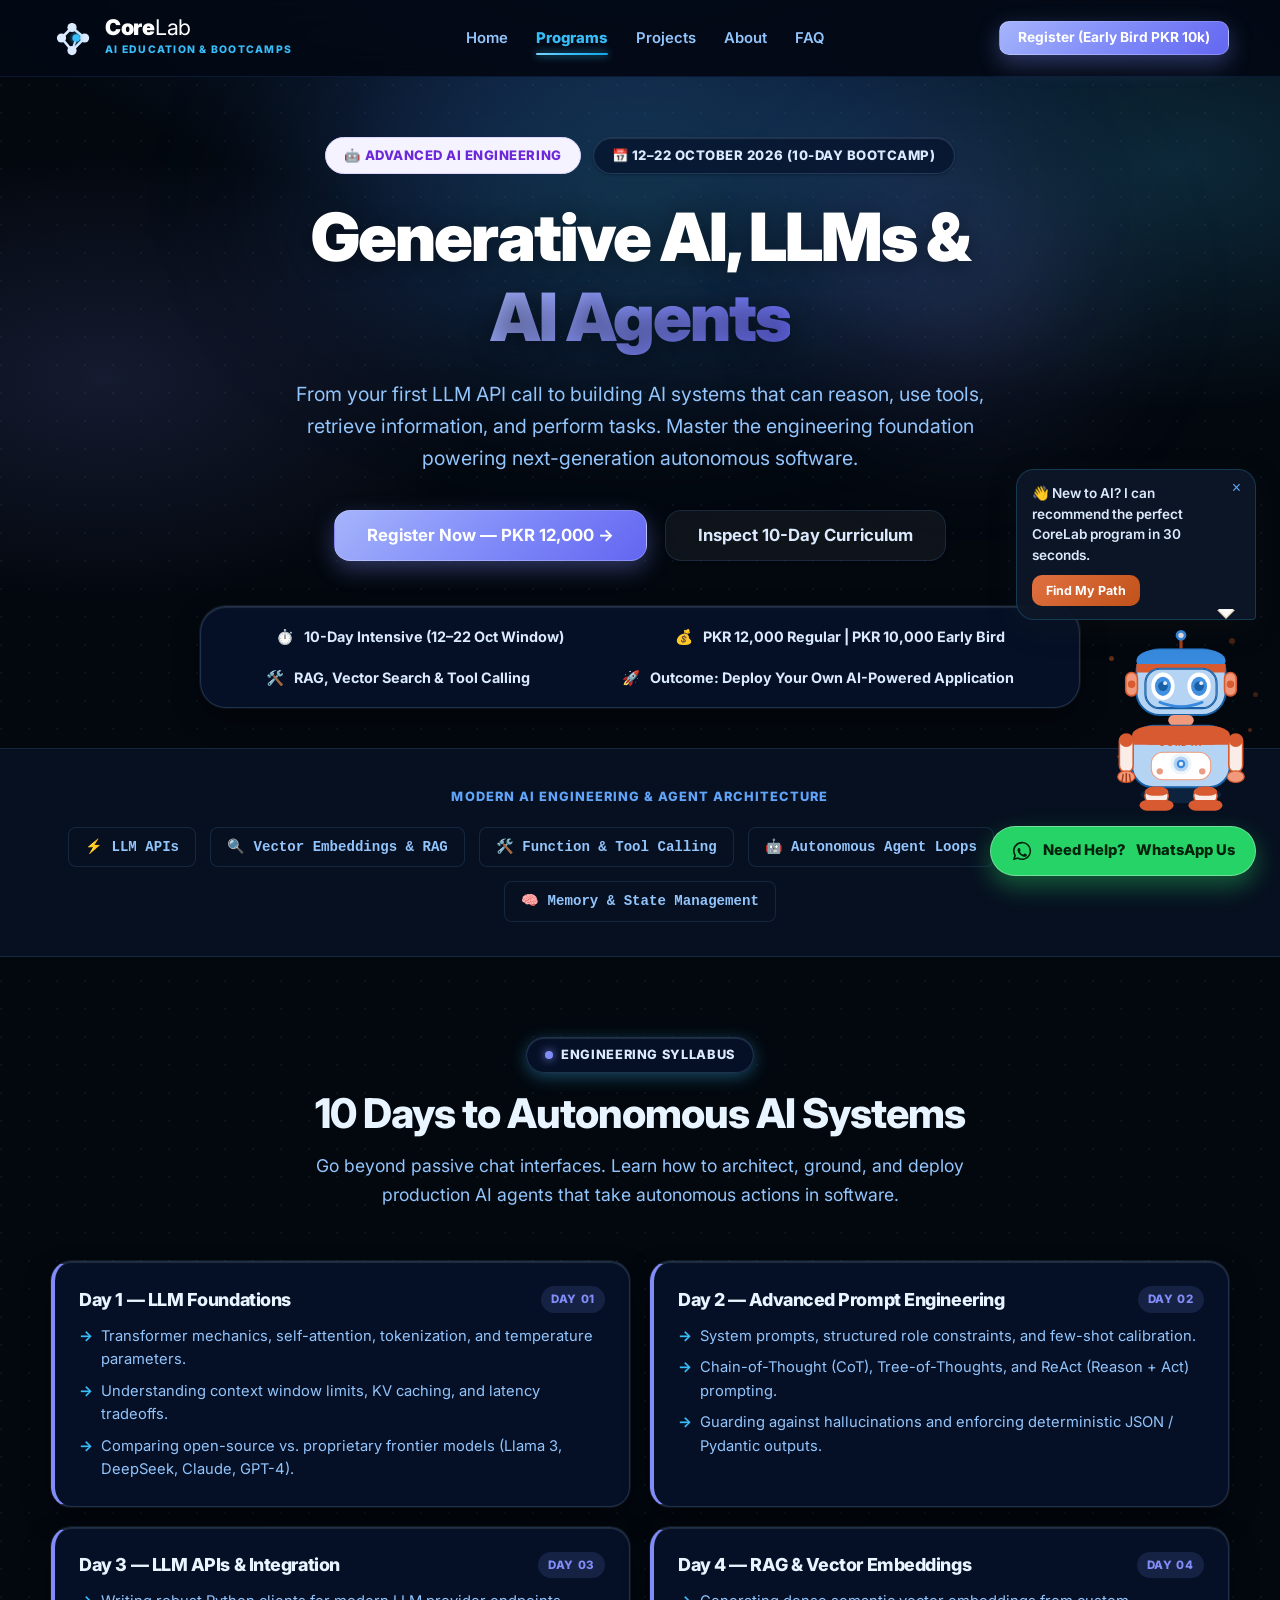
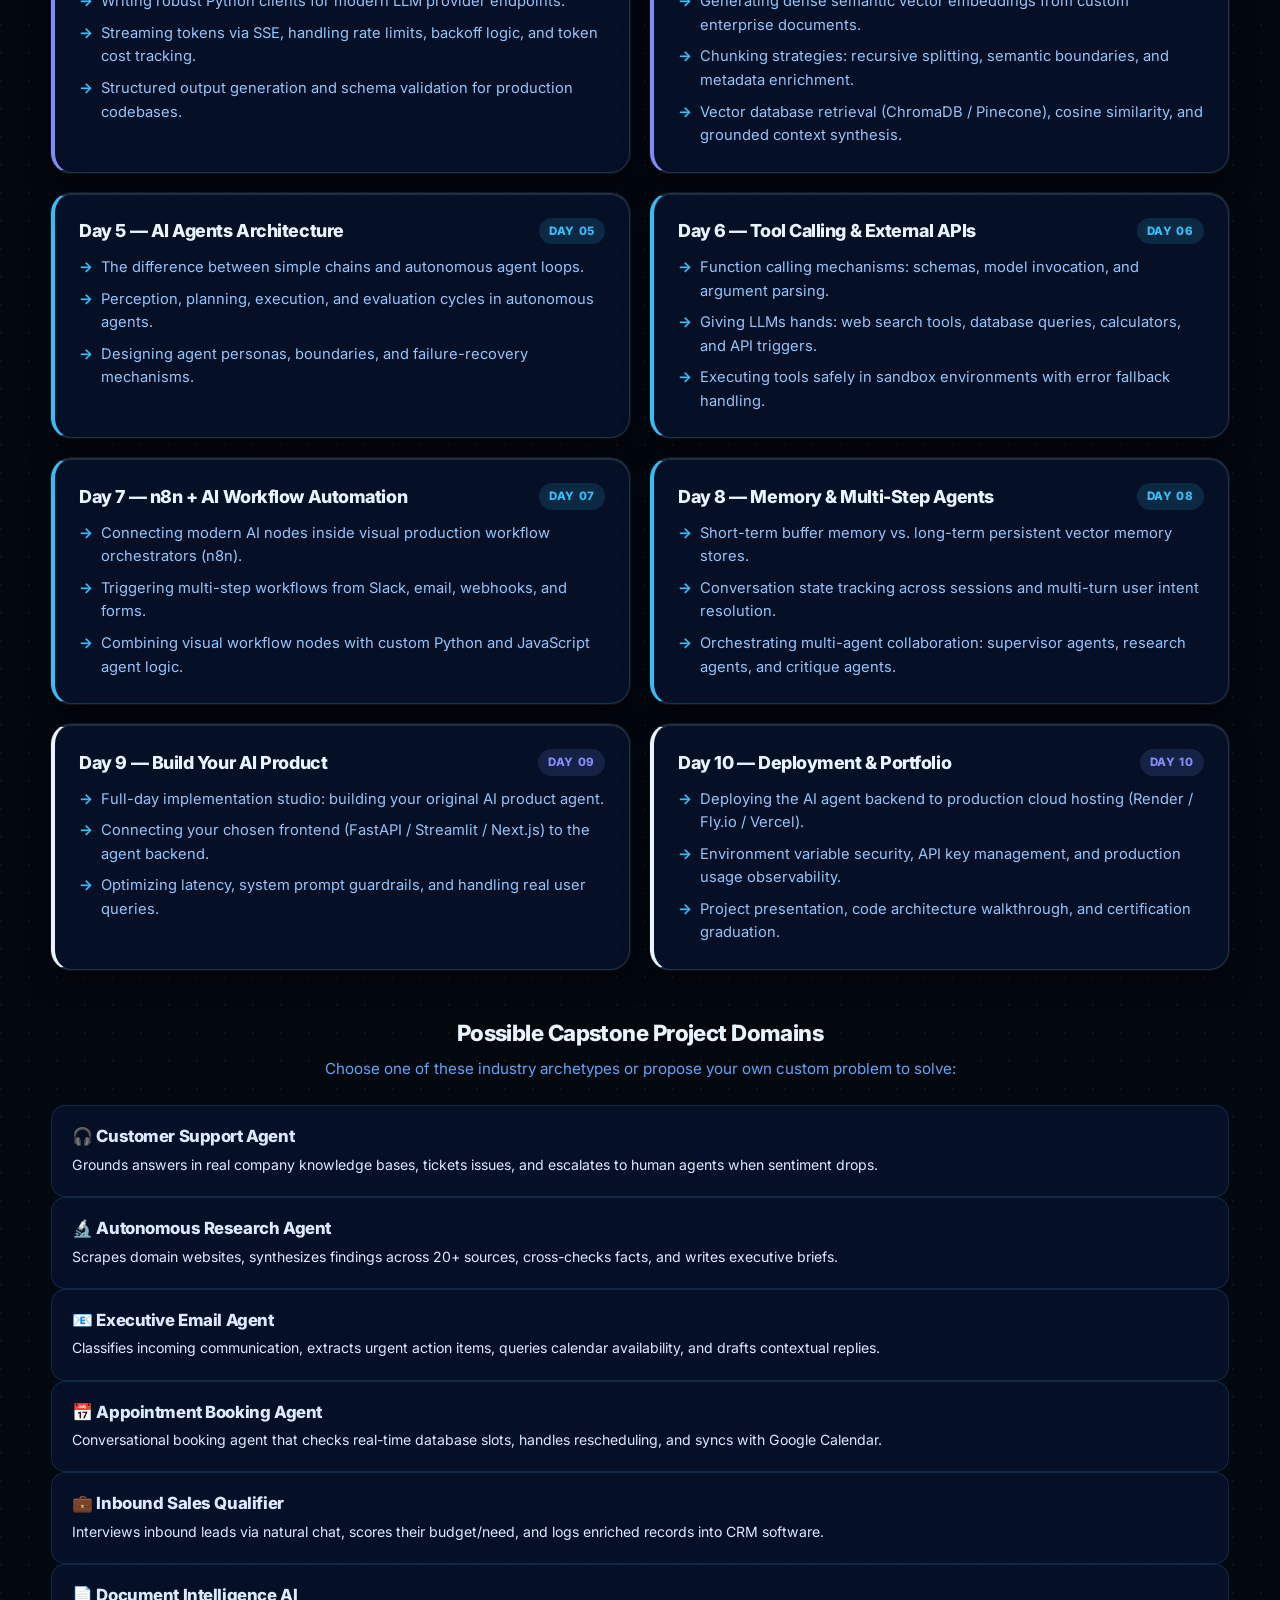
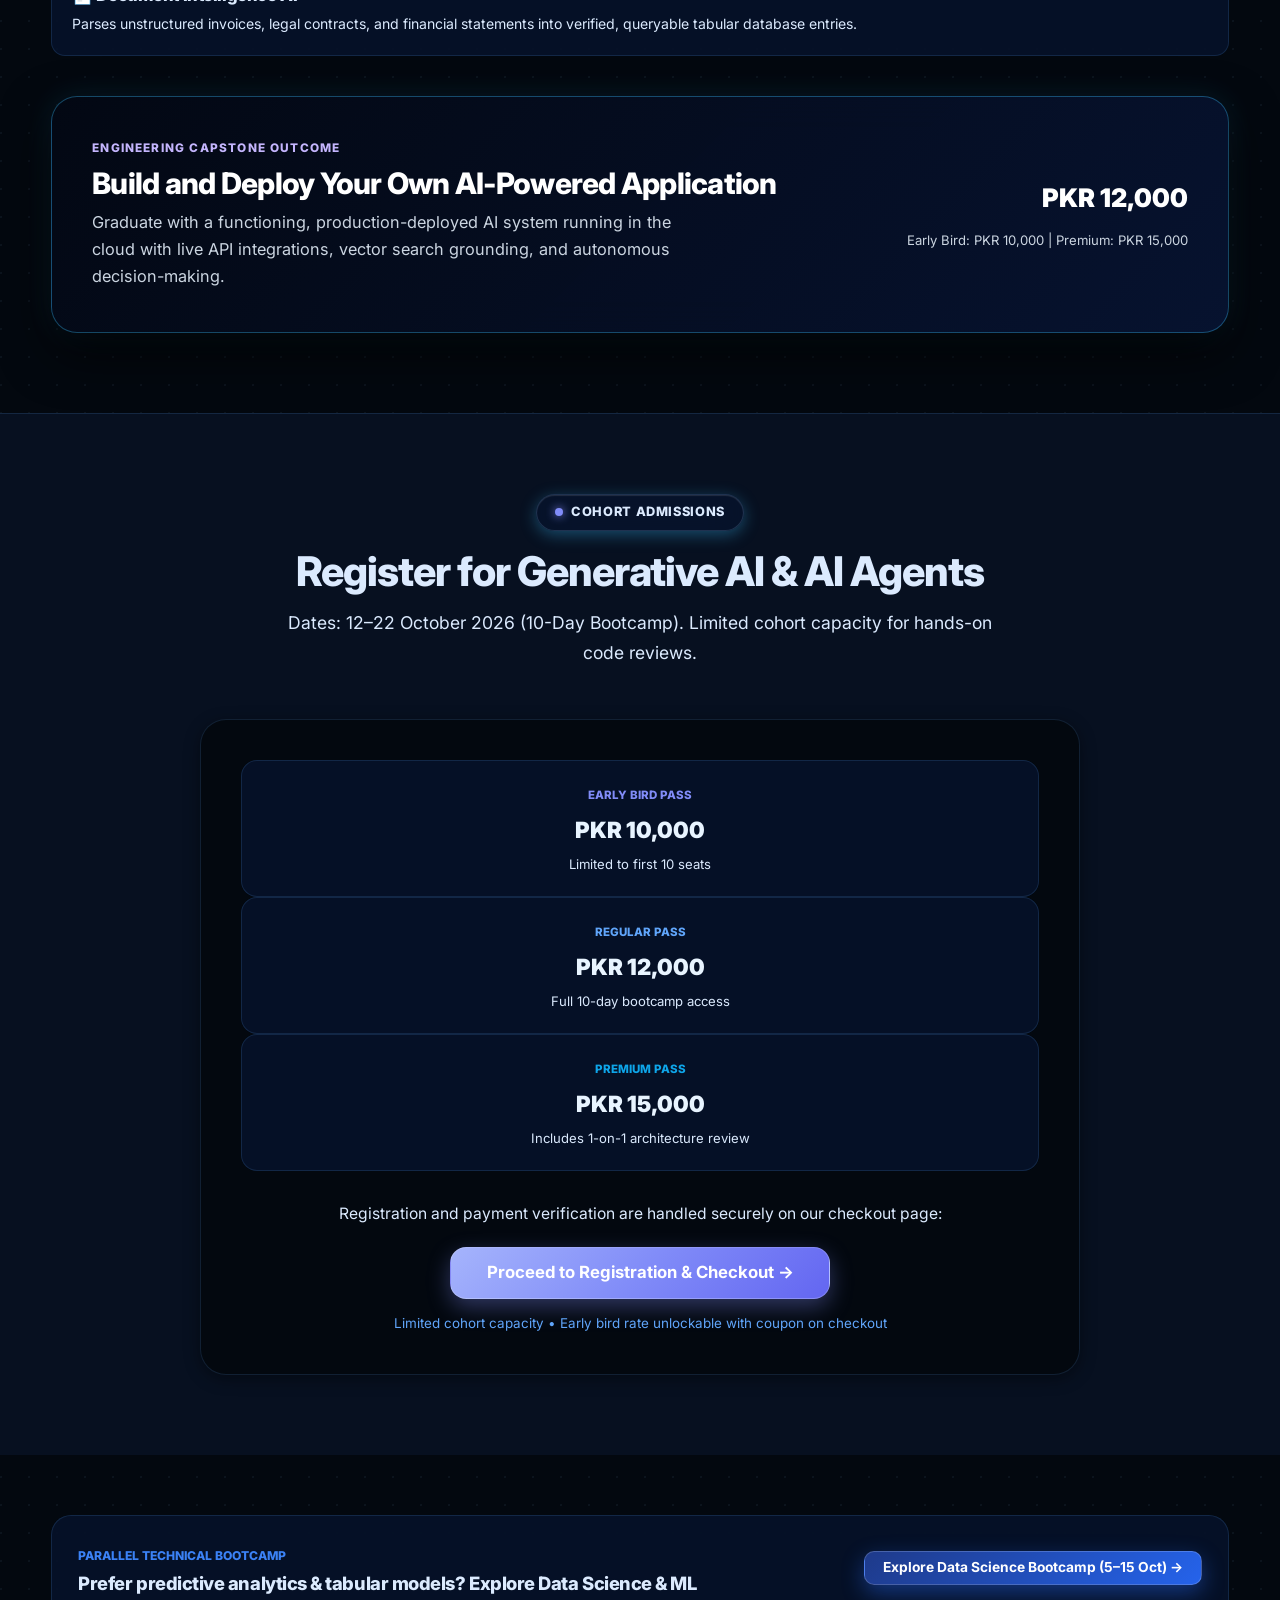
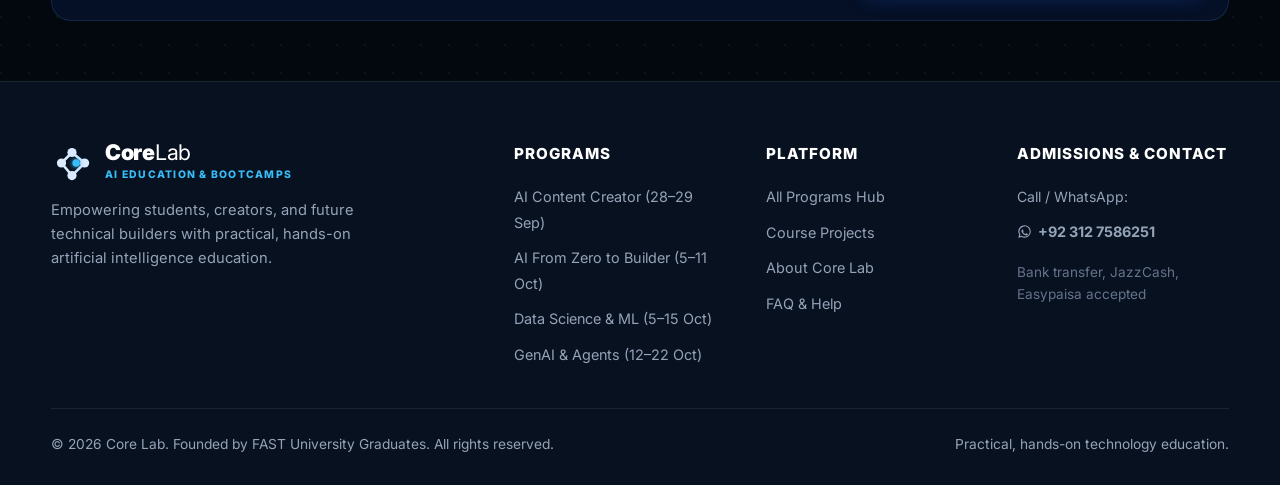
<file: generative-ai-agents.html>
﻿<!DOCTYPE html>
<html lang="en" data-theme="dark">
<head>
  <meta charset="UTF-8">
  <meta name="viewport" content="width=device-width, initial-scale=1.0">
  <title>Generative AI, LLMs & AI Agents Bootcamp (12–22 Oct 2026) — Core Lab</title>
  <meta name="description" content="10-Day technical AI engineering bootcamp. Build systems that reason, retrieve vector embeddings (RAG), execute tool calling, and orchestrate autonomous multi-step agents.">
  <link rel="preconnect" href="https://fonts.googleapis.com">
  <link rel="preconnect" href="https://fonts.gstatic.com" crossorigin>
  <link href="https://fonts.googleapis.com/css2?family=Inter:wght@400;500;600;700;800;900&display=swap" rel="stylesheet">
  <link rel="stylesheet" href="assets/css/style.css">
</head>
<body>

  <!-- Sticky Navbar -->
  <header>
    <div class="container navbar">
      <a href="index.html" class="brand" aria-label="Core Lab Home">
        <svg class="brand-logo-svg" viewBox="0 0 100 100" fill="none" xmlns="http://www.w3.org/2000/svg">
          <line x1="25" y1="50" x2="50" y2="25" stroke="#0e1b2e" stroke-width="6" stroke-linecap="round"/>
          <line x1="50" y1="25" x2="80" y2="50" stroke="#0e1b2e" stroke-width="6" stroke-linecap="round"/>
          <line x1="80" y1="50" x2="50" y2="80" stroke="#0e1b2e" stroke-width="6" stroke-linecap="round"/>
          <line x1="50" y1="80" x2="25" y2="50" stroke="#0e1b2e" stroke-width="6" stroke-linecap="round"/>
          <line x1="50" y1="80" x2="60" y2="52" stroke="#0e1b2e" stroke-width="5" stroke-linecap="round"/>
          <circle cx="50" cy="25" r="11" fill="#0e1b2e"/>
          <circle cx="80" cy="50" r="11" fill="#0e1b2e"/>
          <circle cx="50" cy="80" r="11" fill="#0e1b2e"/>
          <circle cx="25" cy="50" r="11" fill="#0e1b2e"/>
          <circle cx="60" cy="50" r="9" fill="#d97706"/>
        </svg>
        <div class="brand-text">
          <div class="brand-title"><b>Core</b><span>Lab</span></div>
          <div class="brand-tagline">AI Education & Bootcamps</div>
        </div>
      </a>

      <nav aria-label="Main Navigation">
        <ul class="nav-menu">
          <li><a href="index.html" class="nav-link">Home</a></li>
          <li><a href="programs.html" class="nav-link active">Programs</a></li>
          <li><a href="projects.html" class="nav-link">Projects</a></li>
          <li><a href="about.html" class="nav-link">About</a></li>
          <li><a href="faq.html" class="nav-link">FAQ</a></li>
        </ul>
      </nav>

      <div class="nav-actions">
        <a href="#register" class="btn btn-purple btn-sm btn-header">Register (Early Bird PKR 10k)</a>
        <button class="mobile-toggle" aria-label="Toggle navigation menu" aria-expanded="false">
          <svg viewBox="0 0 24 24" fill="none" stroke="currentColor" stroke-width="2" stroke-linecap="round"><line x1="3" y1="12" x2="21" y2="12"></line><line x1="3" y1="6" x2="21" y2="6"></line><line x1="3" y1="18" x2="21" y2="18"></line></svg>
        </button>
      </div>
    </div>
  </header>

  <!-- Mobile Drawer -->
  <div class="mobile-drawer" role="dialog" aria-modal="true">
    <div class="mobile-drawer-content">
      <a href="index.html">Home</a>
      <a href="programs.html" class="active">Programs & Learning Paths</a>
      <a href="projects.html">Course Projects</a>
      <a href="about.html">About & Mentors</a>
      <a href="faq.html">Frequently Asked Questions</a>
      <div style="margin-top: 10px;">
        <a href="#register" class="btn btn-purple" style="width: 100%; text-align: center;">Register (Early Bird PKR 10k)</a>
      </div>
    </div>
  </div>

  <main>
    <!-- Program Hero -->
    <section class="hero" style="padding: 60px 0 40px;">
      <div class="container hero-content">
        <div class="hero-tag-pills">
          <span class="hero-pill" style="background:#f5f3ff; color:#6d28d9; border:1px solid #ddd6fe;">🤖 ADVANCED AI ENGINEERING</span>
          <span class="hero-pill hero-pill-navy">📅 12–22 October 2026 (10-Day Bootcamp)</span>
        </div>

        <h1>Generative AI, LLMs & <span class="gradient-purple">AI Agents</span></h1>
        <p class="hero-subheadline">
          From your first LLM API call to building AI systems that can reason, use tools, retrieve information, and perform tasks. Master the engineering foundation powering next-generation autonomous software.
        </p>

        <div class="hero-cta-group">
          <a href="#register" class="btn btn-purple btn-lg">Register Now — PKR 12,000 →</a>
          <a href="#curriculum" class="btn btn-outline btn-lg">Inspect 10-Day Curriculum</a>
        </div>

        <!-- Quick Summary Box -->
        <div class="trust-bar" style="margin-top: 20px;">
          <div class="trust-item"><span>⏱️</span> 10-Day Intensive (12–22 Oct Window)</div>
          <div class="trust-item"><span>💰</span> PKR 12,000 Regular | PKR 10,000 Early Bird</div>
          <div class="trust-item"><span>🛠️</span> RAG, Vector Search & Tool Calling</div>
          <div class="trust-item"><span>🚀</span> Outcome: Deploy Your Own AI-Powered Application</div>
        </div>
      </div>
    </section>

    <!-- Engineering Architecture Strip -->
    <section style="background: white; border-top: 1px solid var(--line); border-bottom: 1px solid var(--line); padding: 34px 0;">
      <div class="container">
        <div style="text-align: center; margin-bottom: 18px;">
          <span style="font-size: 0.8rem; font-weight: 800; letter-spacing: 0.08em; text-transform: uppercase; color: var(--muted);">Modern AI Engineering & Agent Architecture</span>
        </div>
        <div style="display: flex; justify-content: center; align-items: center; gap: 14px; flex-wrap: wrap;">
          <span class="tech-tag" style="padding: 8px 16px; font-size: 0.88rem; font-weight: 800; font-family: monospace;">⚡ LLM APIs</span>
          <span class="tech-tag" style="padding: 8px 16px; font-size: 0.88rem; font-weight: 800; font-family: monospace;">🔍 Vector Embeddings & RAG</span>
          <span class="tech-tag" style="padding: 8px 16px; font-size: 0.88rem; font-weight: 800; font-family: monospace;">🛠️ Function & Tool Calling</span>
          <span class="tech-tag" style="padding: 8px 16px; font-size: 0.88rem; font-weight: 800; font-family: monospace;">🤖 Autonomous Agent Loops</span>
          <span class="tech-tag" style="padding: 8px 16px; font-size: 0.88rem; font-weight: 800; font-family: monospace;">⚙️ n8n AI Automation</span>
          <span class="tech-tag" style="padding: 8px 16px; font-size: 0.88rem; font-weight: 800; font-family: monospace;">🧠 Memory & State Management</span>
        </div>
      </div>
    </section>

    <!-- Detailed 10-Day Agent Curriculum -->
    <section id="curriculum" class="curriculum-section">
      <div class="container">
        <div class="section-header">
          <div class="section-badge badge-purple"><span class="dot"></span> Engineering Syllabus</div>
          <h2>10 Days to Autonomous AI Systems</h2>
          <p>Go beyond passive chat interfaces. Learn how to architect, ground, and deploy production AI agents that take autonomous actions in software.</p>
        </div>

        <div class="days-grid grid-10">

          <!-- Day 1 -->
          <div class="day-box" style="border-left: 4px solid var(--purple);">
            <div class="day-box-header">
              <h4>Day 1 — LLM Foundations</h4>
              <span class="day-pill day-pill-purple">DAY 01</span>
            </div>
            <ul>
              <li>Transformer mechanics, self-attention, tokenization, and temperature parameters.</li>
              <li>Understanding context window limits, KV caching, and latency tradeoffs.</li>
              <li>Comparing open-source vs. proprietary frontier models (Llama 3, DeepSeek, Claude, GPT-4).</li>
            </ul>
          </div>

          <!-- Day 2 -->
          <div class="day-box" style="border-left: 4px solid var(--purple);">
            <div class="day-box-header">
              <h4>Day 2 — Advanced Prompt Engineering</h4>
              <span class="day-pill day-pill-purple">DAY 02</span>
            </div>
            <ul>
              <li>System prompts, structured role constraints, and few-shot calibration.</li>
              <li>Chain-of-Thought (CoT), Tree-of-Thoughts, and ReAct (Reason + Act) prompting.</li>
              <li>Guarding against hallucinations and enforcing deterministic JSON / Pydantic outputs.</li>
            </ul>
          </div>

          <!-- Day 3 -->
          <div class="day-box" style="border-left: 4px solid var(--purple);">
            <div class="day-box-header">
              <h4>Day 3 — LLM APIs & Integration</h4>
              <span class="day-pill day-pill-purple">DAY 03</span>
            </div>
            <ul>
              <li>Writing robust Python clients for modern LLM provider endpoints.</li>
              <li>Streaming tokens via SSE, handling rate limits, backoff logic, and token cost tracking.</li>
              <li>Structured output generation and schema validation for production codebases.</li>
            </ul>
          </div>

          <!-- Day 4 -->
          <div class="day-box" style="border-left: 4px solid var(--purple);">
            <div class="day-box-header">
              <h4>Day 4 — RAG & Vector Embeddings</h4>
              <span class="day-pill day-pill-purple">DAY 04</span>
            </div>
            <ul>
              <li>Generating dense semantic vector embeddings from custom enterprise documents.</li>
              <li>Chunking strategies: recursive splitting, semantic boundaries, and metadata enrichment.</li>
              <li>Vector database retrieval (ChromaDB / Pinecone), cosine similarity, and grounded context synthesis.</li>
            </ul>
          </div>

          <!-- Day 5 -->
          <div class="day-box" style="border-left: 4px solid var(--gold);">
            <div class="day-box-header">
              <h4>Day 5 — AI Agents Architecture</h4>
              <span class="day-pill day-pill-gold">DAY 05</span>
            </div>
            <ul>
              <li>The difference between simple chains and autonomous agent loops.</li>
              <li>Perception, planning, execution, and evaluation cycles in autonomous agents.</li>
              <li>Designing agent personas, boundaries, and failure-recovery mechanisms.</li>
            </ul>
          </div>

          <!-- Day 6 -->
          <div class="day-box" style="border-left: 4px solid var(--gold);">
            <div class="day-box-header">
              <h4>Day 6 — Tool Calling & External APIs</h4>
              <span class="day-pill day-pill-gold">DAY 06</span>
            </div>
            <ul>
              <li>Function calling mechanisms: schemas, model invocation, and argument parsing.</li>
              <li>Giving LLMs hands: web search tools, database queries, calculators, and API triggers.</li>
              <li>Executing tools safely in sandbox environments with error fallback handling.</li>
            </ul>
          </div>

          <!-- Day 7 -->
          <div class="day-box" style="border-left: 4px solid var(--gold);">
            <div class="day-box-header">
              <h4>Day 7 — n8n + AI Workflow Automation</h4>
              <span class="day-pill day-pill-gold">DAY 07</span>
            </div>
            <ul>
              <li>Connecting modern AI nodes inside visual production workflow orchestrators (n8n).</li>
              <li>Triggering multi-step workflows from Slack, email, webhooks, and forms.</li>
              <li>Combining visual workflow nodes with custom Python and JavaScript agent logic.</li>
            </ul>
          </div>

          <!-- Day 8 -->
          <div class="day-box" style="border-left: 4px solid var(--gold);">
            <div class="day-box-header">
              <h4>Day 8 — Memory & Multi-Step Agents</h4>
              <span class="day-pill day-pill-gold">DAY 08</span>
            </div>
            <ul>
              <li>Short-term buffer memory vs. long-term persistent vector memory stores.</li>
              <li>Conversation state tracking across sessions and multi-turn user intent resolution.</li>
              <li>Orchestrating multi-agent collaboration: supervisor agents, research agents, and critique agents.</li>
            </ul>
          </div>

          <!-- Day 9 -->
          <div class="day-box" style="border-left: 4px solid var(--core-navy);">
            <div class="day-box-header">
              <h4>Day 9 — Build Your AI Product</h4>
              <span class="day-pill day-pill-purple">DAY 09</span>
            </div>
            <ul>
              <li>Full-day implementation studio: building your original AI product agent.</li>
              <li>Connecting your chosen frontend (FastAPI / Streamlit / Next.js) to the agent backend.</li>
              <li>Optimizing latency, system prompt guardrails, and handling real user queries.</li>
            </ul>
          </div>

          <!-- Day 10 -->
          <div class="day-box" style="border-left: 4px solid var(--core-navy);">
            <div class="day-box-header">
              <h4>Day 10 — Deployment & Portfolio</h4>
              <span class="day-pill day-pill-purple">DAY 10</span>
            </div>
            <ul>
              <li>Deploying the AI agent backend to production cloud hosting (Render / Fly.io / Vercel).</li>
              <li>Environment variable security, API key management, and production usage observability.</li>
              <li>Project presentation, code architecture walkthrough, and certification graduation.</li>
            </ul>
          </div>

        </div>

        <!-- Potential Final Projects Grid -->
        <div style="margin-top: 50px;">
          <div style="text-align: center; margin-bottom: 24px;">
            <h3 style="font-size: 1.4rem;">Possible Capstone Project Domains</h3>
            <p style="font-size: 0.95rem;">Choose one of these industry archetypes or propose your own custom problem to solve:</p>
          </div>

          <div class="mentor-grid-responsive courses-grid-3" style="gap: 18px;">
            <div style="background: white; border: 1px solid var(--line); border-radius: var(--radius-md); padding: 20px;">
              <h4 style="color: var(--purple); font-size: 1.05rem;">🎧 Customer Support Agent</h4>
              <p style="font-size: 0.88rem; margin: 0;">Grounds answers in real company knowledge bases, tickets issues, and escalates to human agents when sentiment drops.</p>
            </div>
            <div style="background: white; border: 1px solid var(--line); border-radius: var(--radius-md); padding: 20px;">
              <h4 style="color: var(--purple); font-size: 1.05rem;">🔬 Autonomous Research Agent</h4>
              <p style="font-size: 0.88rem; margin: 0;">Scrapes domain websites, synthesizes findings across 20+ sources, cross-checks facts, and writes executive briefs.</p>
            </div>
            <div style="background: white; border: 1px solid var(--line); border-radius: var(--radius-md); padding: 20px;">
              <h4 style="color: var(--purple); font-size: 1.05rem;">📧 Executive Email Agent</h4>
              <p style="font-size: 0.88rem; margin: 0;">Classifies incoming communication, extracts urgent action items, queries calendar availability, and drafts contextual replies.</p>
            </div>
            <div style="background: white; border: 1px solid var(--line); border-radius: var(--radius-md); padding: 20px;">
              <h4 style="color: var(--purple); font-size: 1.05rem;">📅 Appointment Booking Agent</h4>
              <p style="font-size: 0.88rem; margin: 0;">Conversational booking agent that checks real-time database slots, handles rescheduling, and syncs with Google Calendar.</p>
            </div>
            <div style="background: white; border: 1px solid var(--line); border-radius: var(--radius-md); padding: 20px;">
              <h4 style="color: var(--purple); font-size: 1.05rem;">💼 Inbound Sales Qualifier</h4>
              <p style="font-size: 0.88rem; margin: 0;">Interviews inbound leads via natural chat, scores their budget/need, and logs enriched records into CRM software.</p>
            </div>
            <div style="background: white; border: 1px solid var(--line); border-radius: var(--radius-md); padding: 20px;">
              <h4 style="color: var(--purple); font-size: 1.05rem;">📄 Document Intelligence AI</h4>
              <p style="font-size: 0.88rem; margin: 0;">Parses unstructured invoices, legal contracts, and financial statements into verified, queryable tabular database entries.</p>
            </div>
          </div>
        </div>

        <!-- Outcome Card -->
        <div class="reg-outcome-card bg-dark-navy" style="margin-top: 40px;">
          <div>
            <span class="badge-deliverable" style="color: #c4b5fd;">Engineering Capstone Outcome</span>
            <h3>Build and Deploy Your Own AI-Powered Application</h3>
            <p>
              Graduate with a functioning, production-deployed AI system running in the cloud with live API integrations, vector search grounding, and autonomous decision-making.
            </p>
          </div>
          <div class="reg-actions-box">
            <span style="font-size: 1.6rem; font-weight: 900; color: white;">PKR 12,000</span>
            <span style="font-size: 0.82rem; color: #cbd5e1;">Early Bird: PKR 10,000 | Premium: PKR 15,000</span>
          </div>
        </div>
      </div>
    </section>

    <!-- Registration Section -->
    <section id="register" style="padding: 80px 0; background: white; border-top: 1px solid var(--line);">
      <div class="container-narrow">
        <div class="section-header">
          <div class="section-badge badge-purple"><span class="dot"></span> Cohort Admissions</div>
          <h2>Register for Generative AI & AI Agents</h2>
          <p>Dates: 12–22 October 2026 (10-Day Bootcamp). Limited cohort capacity for hands-on code reviews.</p>
        </div>

        <div style="background: var(--bg-main); border: 1.5px solid var(--line); border-radius: var(--radius-xl); padding: clamp(20px, 4vw, 40px); box-shadow: var(--shadow-sm); overflow: hidden; word-wrap: break-word;">
          <div class="pricing-tiers-grid" style="margin-bottom: 30px;">
            <div style="background: white; border: 1.5px solid var(--purple); border-radius: 16px; padding: 20px; text-align: center;">
              <span style="font-size: 0.72rem; font-weight: 800; color: var(--purple); text-transform: uppercase;">Early Bird Pass</span>
              <div style="font-size: 1.4rem; font-weight: 900; color: var(--core-navy); margin: 6px 0;">PKR 10,000</div>
              <p style="font-size: 0.82rem; margin: 0;">Limited to first 10 seats</p>
            </div>
            <div style="background: white; border: 1.5px solid var(--line); border-radius: 16px; padding: 20px; text-align: center;">
              <span style="font-size: 0.72rem; font-weight: 800; color: var(--muted); text-transform: uppercase;">Regular Pass</span>
              <div style="font-size: 1.4rem; font-weight: 900; color: var(--core-navy); margin: 6px 0;">PKR 12,000</div>
              <p style="font-size: 0.82rem; margin: 0;">Full 10-day bootcamp access</p>
            </div>
            <div style="background: white; border: 1.5px solid var(--gold); border-radius: 16px; padding: 20px; text-align: center;">
              <span style="font-size: 0.72rem; font-weight: 800; color: var(--gold-hover); text-transform: uppercase;">Premium Pass</span>
              <div style="font-size: 1.4rem; font-weight: 900; color: var(--core-navy); margin: 6px 0;">PKR 15,000</div>
              <p style="font-size: 0.82rem; margin: 0;">Includes 1-on-1 architecture review</p>
            </div>
          </div>

          <div style="text-align: center; margin-top: 24px;">
            <p style="font-size: 0.98rem; margin-bottom: 20px; color: var(--ink-secondary);">
              Registration and payment verification are handled securely on our checkout page:
            </p>
            <div style="display: flex; justify-content: center; align-items: center;">
              <a href="register.html?program=genai" class="btn btn-purple btn-lg" style="white-space: normal; text-align: center; line-height: 1.3; padding: 14px 24px; width: 100%; max-width: 380px; font-size: 1.05rem;">
                Proceed to Registration &amp; Checkout →
              </a>
            </div>
            <div style="margin-top: 14px; font-size: 0.84rem; color: var(--muted);">
              Limited cohort capacity • Early bird rate unlockable with coupon on checkout
            </div>
          </div>
          </div>
        </div>
      </div>
    </section>

    <!-- Sibling Program Banner -->
    <div class="container" style="margin: 60px auto;">
      <div style="background: white; border: 1px solid var(--line); border-radius: var(--radius-lg); padding: 26px; display: flex; align-items: center; justify-content: space-between; flex-wrap: wrap; gap: 16px;">
        <div>
          <span style="font-size: 0.76rem; font-weight: 800; text-transform: uppercase; color: var(--blue);">Parallel Technical Bootcamp</span>
          <h4 style="margin: 4px 0 0; font-size: 1.15rem;">Prefer predictive analytics & tabular models? Explore Data Science & ML</h4>
        </div>
        <a href="data-science-machine-learning.html" class="btn btn-primary btn-sm">Explore Data Science Bootcamp (5–15 Oct) →</a>
      </div>
    </div>
  </main>

  <!-- Global Footer -->
  <footer>
    <div class="container">
      <div class="footer-grid">
        <div class="footer-brand-col">
          <div class="brand">
            <svg class="brand-logo-svg" viewBox="0 0 100 100" fill="none" xmlns="http://www.w3.org/2000/svg">
              <line x1="25" y1="50" x2="50" y2="25" stroke="#cbd5e1" stroke-width="6" stroke-linecap="round"/>
              <line x1="50" y1="25" x2="80" y2="50" stroke="#cbd5e1" stroke-width="6" stroke-linecap="round"/>
              <line x1="80" y1="50" x2="50" y2="80" stroke="#cbd5e1" stroke-width="6" stroke-linecap="round"/>
              <line x1="50" y1="80" x2="25" y2="50" stroke="#cbd5e1" stroke-width="6" stroke-linecap="round"/>
              <circle cx="50" cy="25" r="11" fill="#cbd5e1"/>
              <circle cx="80" cy="50" r="11" fill="#cbd5e1"/>
              <circle cx="50" cy="80" r="11" fill="#cbd5e1"/>
              <circle cx="25" cy="50" r="11" fill="#cbd5e1"/>
              <circle cx="60" cy="50" r="9" fill="#d97706"/>
            </svg>
            <div class="brand-text">
              <div class="brand-title" style="color:white;"><b>Core</b><span>Lab</span></div>
              <div class="brand-tagline">AI Education & Bootcamps</div>
            </div>
          </div>
          <p>
            Empowering students, creators, and future technical builders with practical, hands-on artificial intelligence education.
          </p>
        </div>

        <div>
          <div class="footer-col-title">Programs</div>
          <ul class="footer-nav-list">
            <li><a href="ai-content-creator.html">AI Content Creator (28–29 Sep)</a></li>
            <li><a href="ai-from-zero-to-builder.html">AI From Zero to Builder (5–11 Oct)</a></li>
            <li><a href="data-science-machine-learning.html">Data Science & ML (5–15 Oct)</a></li>
            <li><a href="generative-ai-agents.html">GenAI & Agents (12–22 Oct)</a></li>
          </ul>
        </div>

        <div>
          <div class="footer-col-title">Platform</div>
          <ul class="footer-nav-list">
            <li><a href="programs.html">All Programs Hub</a></li>
            <li><a href="projects.html">Course Projects</a></li>
            <li><a href="about.html">About Core Lab</a></li>
            <li><a href="faq.html">FAQ & Help</a></li>
          </ul>
        </div>

        <div>
          <div class="footer-col-title">Admissions & Contact</div>
          <ul class="footer-nav-list">
            <li><span style="font-size: 0.88rem;">Call / WhatsApp:</span></li>
            <li>
              <a href="https://wa.me/923127586251" target="_blank" rel="noopener" class="footer-phone-tag">
                <svg width="15" height="15" viewBox="0 0 24 24" fill="currentColor"><path d="M12.04 2c-5.46 0-9.91 4.45-9.91 9.91 0 1.75.46 3.45 1.32 4.95L2.05 22l5.25-1.38c1.45.79 3.08 1.21 4.74 1.21 5.46 0 9.91-4.45 9.91-9.91 0-2.65-1.03-5.14-2.9-7.01A9.82 9.82 0 0 0 12.04 2m.01 1.67c2.2 0 4.26.86 5.82 2.42a8.23 8.23 0 0 1 2.41 5.82c0 4.54-3.7 8.24-8.24 8.24-1.44 0-2.85-.38-4.08-1.1l-.29-.17-3.03.79.81-2.95-.19-.3a8.21 8.21 0 0 1-1.26-4.32c0-4.54 3.69-8.23 8.23-8.23m4.52 11.66c-.25-.13-1.47-.72-1.7-.81-.23-.08-.39-.13-.56.13-.17.25-.64.81-.79.97-.14.17-.29.19-.54.06-.25-.13-1.06-.39-2.02-1.24-.75-.67-1.25-1.49-1.39-1.74-.15-.25-.02-.39.11-.51.11-.11.25-.29.37-.44.13-.15.17-.25.25-.42.08-.17.04-.32-.02-.45-.06-.13-.56-1.35-.77-1.85-.2-.49-.41-.42-.56-.43l-.48-.01c-.17 0-.44.06-.67.32-.23.25-.88.86-.88 2.1 0 1.24.9 2.44 1.03 2.61.13.17 1.77 2.7 4.29 3.79.6.26 1.07.41 1.44.53.6.19 1.15.16 1.58.1.48-.07 1.47-.6 1.68-1.18.21-.58.21-1.08.15-1.18-.06-.1-.23-.16-.48-.28Z"/></svg>
                <span>+92 312 7586251</span>
              </a>
            </li>
            <li style="margin-top: 6px; font-size: 0.85rem; color: #64748b;">Bank transfer, JazzCash, Easypaisa accepted</li>
          </ul>
        </div>
      </div>

      <div class="footer-bottom">
        <div>© 2026 Core Lab. Founded by FAST University Graduates. All rights reserved.</div>
        <div>Practical, hands-on technology education.</div>
      </div>
    </div>
  </footer>

  <!-- Floating WhatsApp Quick-Help Badge -->
  <a href="https://wa.me/923127586251?text=Hi%20Core%20Lab%2C%20I%20have%20a%20question%20about%20the%20Generative%20AI%20Bootcamp." target="_blank" rel="noopener" class="floating-whatsapp" aria-label="Chat with Core Lab admissions on WhatsApp">
    <svg viewBox="0 0 24 24"><path d="M12.04 2c-5.46 0-9.91 4.45-9.91 9.91 0 1.75.46 3.45 1.32 4.95L2.05 22l5.25-1.38c1.45.79 3.08 1.21 4.74 1.21 5.46 0 9.91-4.45 9.91-9.91 0-2.65-1.03-5.14-2.9-7.01A9.82 9.82 0 0 0 12.04 2m.01 1.67c2.2 0 4.26.86 5.82 2.42a8.23 8.23 0 0 1 2.41 5.82c0 4.54-3.7 8.24-8.24 8.24-1.44 0-2.85-.38-4.08-1.1l-.29-.17-3.03.79.81-2.95-.19-.3a8.21 8.21 0 0 1-1.26-4.32c0-4.54 3.69-8.23 8.23-8.23m4.52 11.66c-.25-.13-1.47-.72-1.7-.81-.23-.08-.39-.13-.56.13-.17.25-.64.81-.79.97-.14.17-.29.19-.54.06-.25-.13-1.06-.39-2.02-1.24-.75-.67-1.25-1.49-1.39-1.74-.15-.25-.02-.39.11-.51.11-.11.25-.29.37-.44.13-.15.17-.25.25-.42.08-.17.04-.32-.02-.45-.06-.13-.56-1.35-.77-1.85-.2-.49-.41-.42-.56-.43l-.48-.01c-.17 0-.44.06-.67.32-.23.25-.88.86-.88 2.1 0 1.24.9 2.44 1.03 2.61.13.17 1.77 2.7 4.29 3.79.6.26 1.07.41 1.44.53.6.19 1.15.16 1.58.1.48-.07 1.47-.6 1.68-1.18.21-.58.21-1.08.15-1.18-.06-.1-.23-.16-.48-.28Z"/></svg>
    <span class="float-label-prefix">Need Help? </span>
    <span>WhatsApp Us</span>
  </a>

  <script src="assets/js/main.js"></script>
  <script src="assets/js/robot-guide.js"></script>
</body>
</html>
</file>
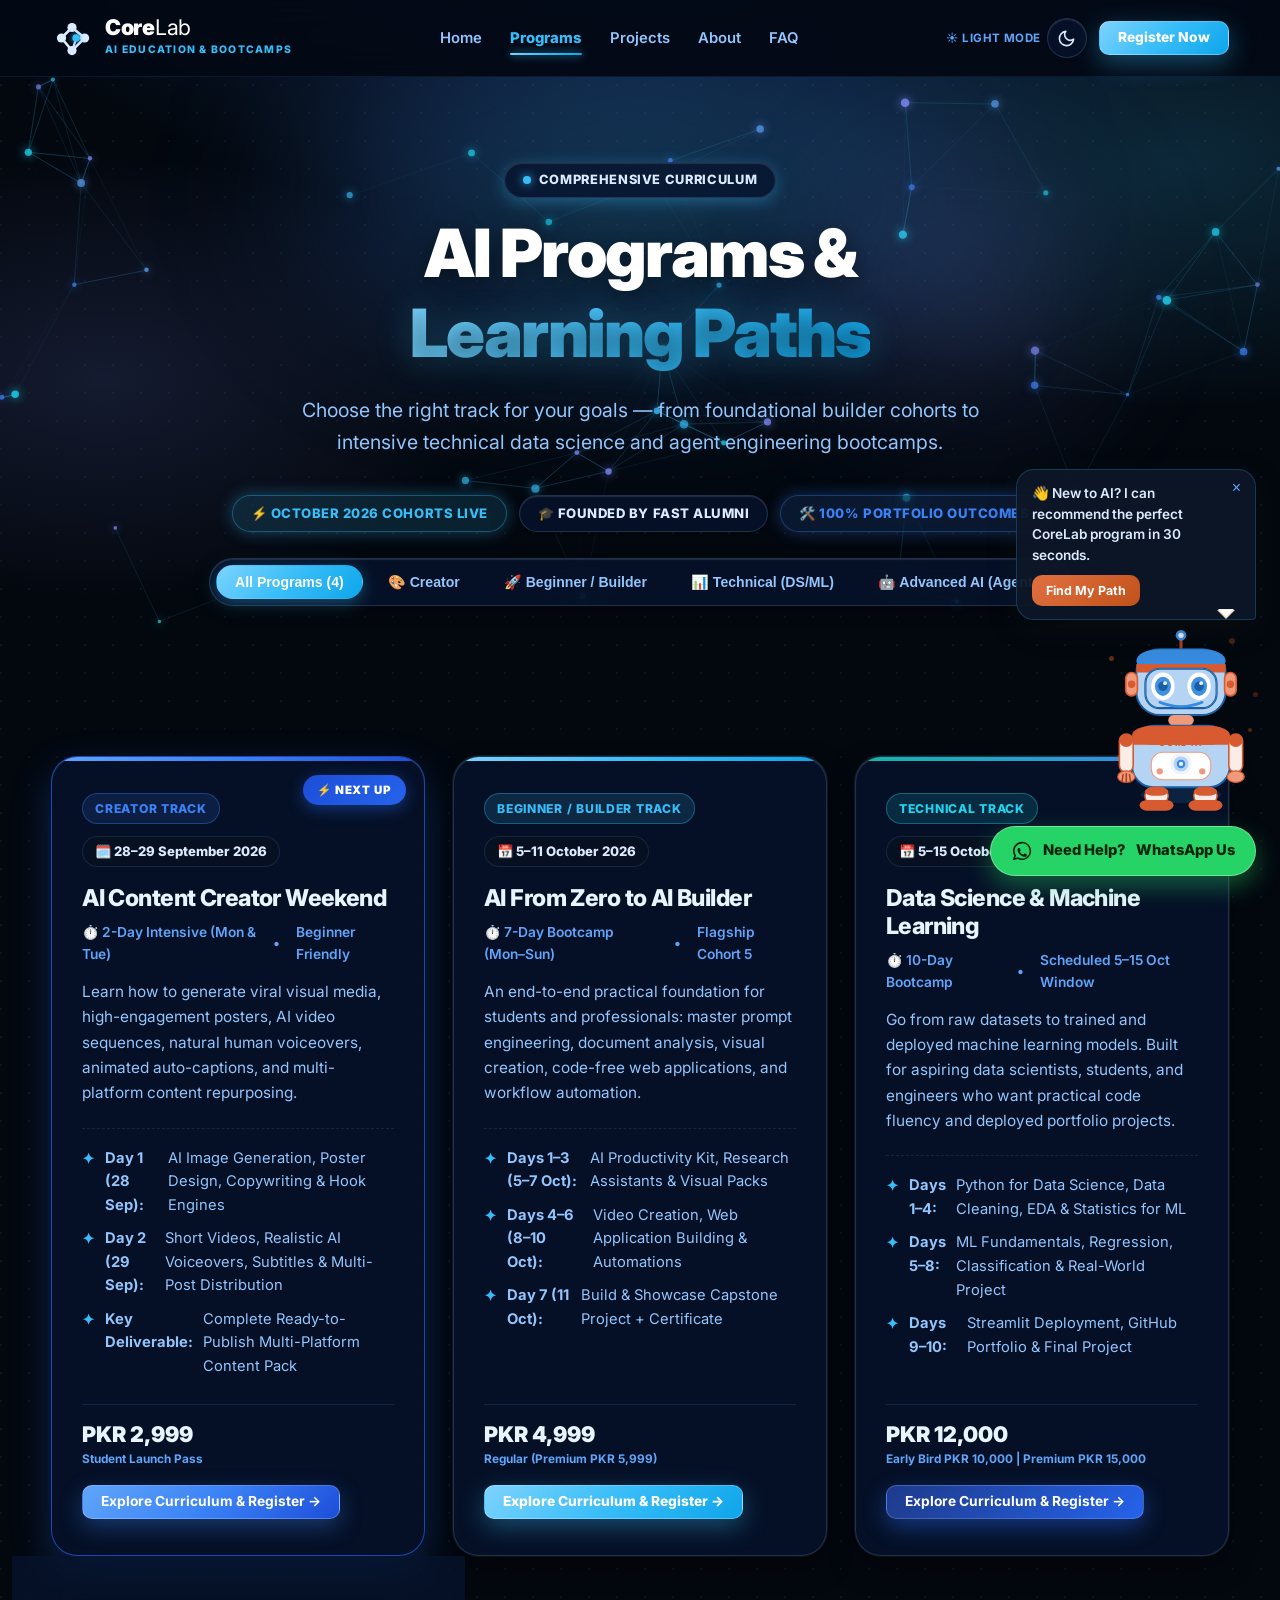
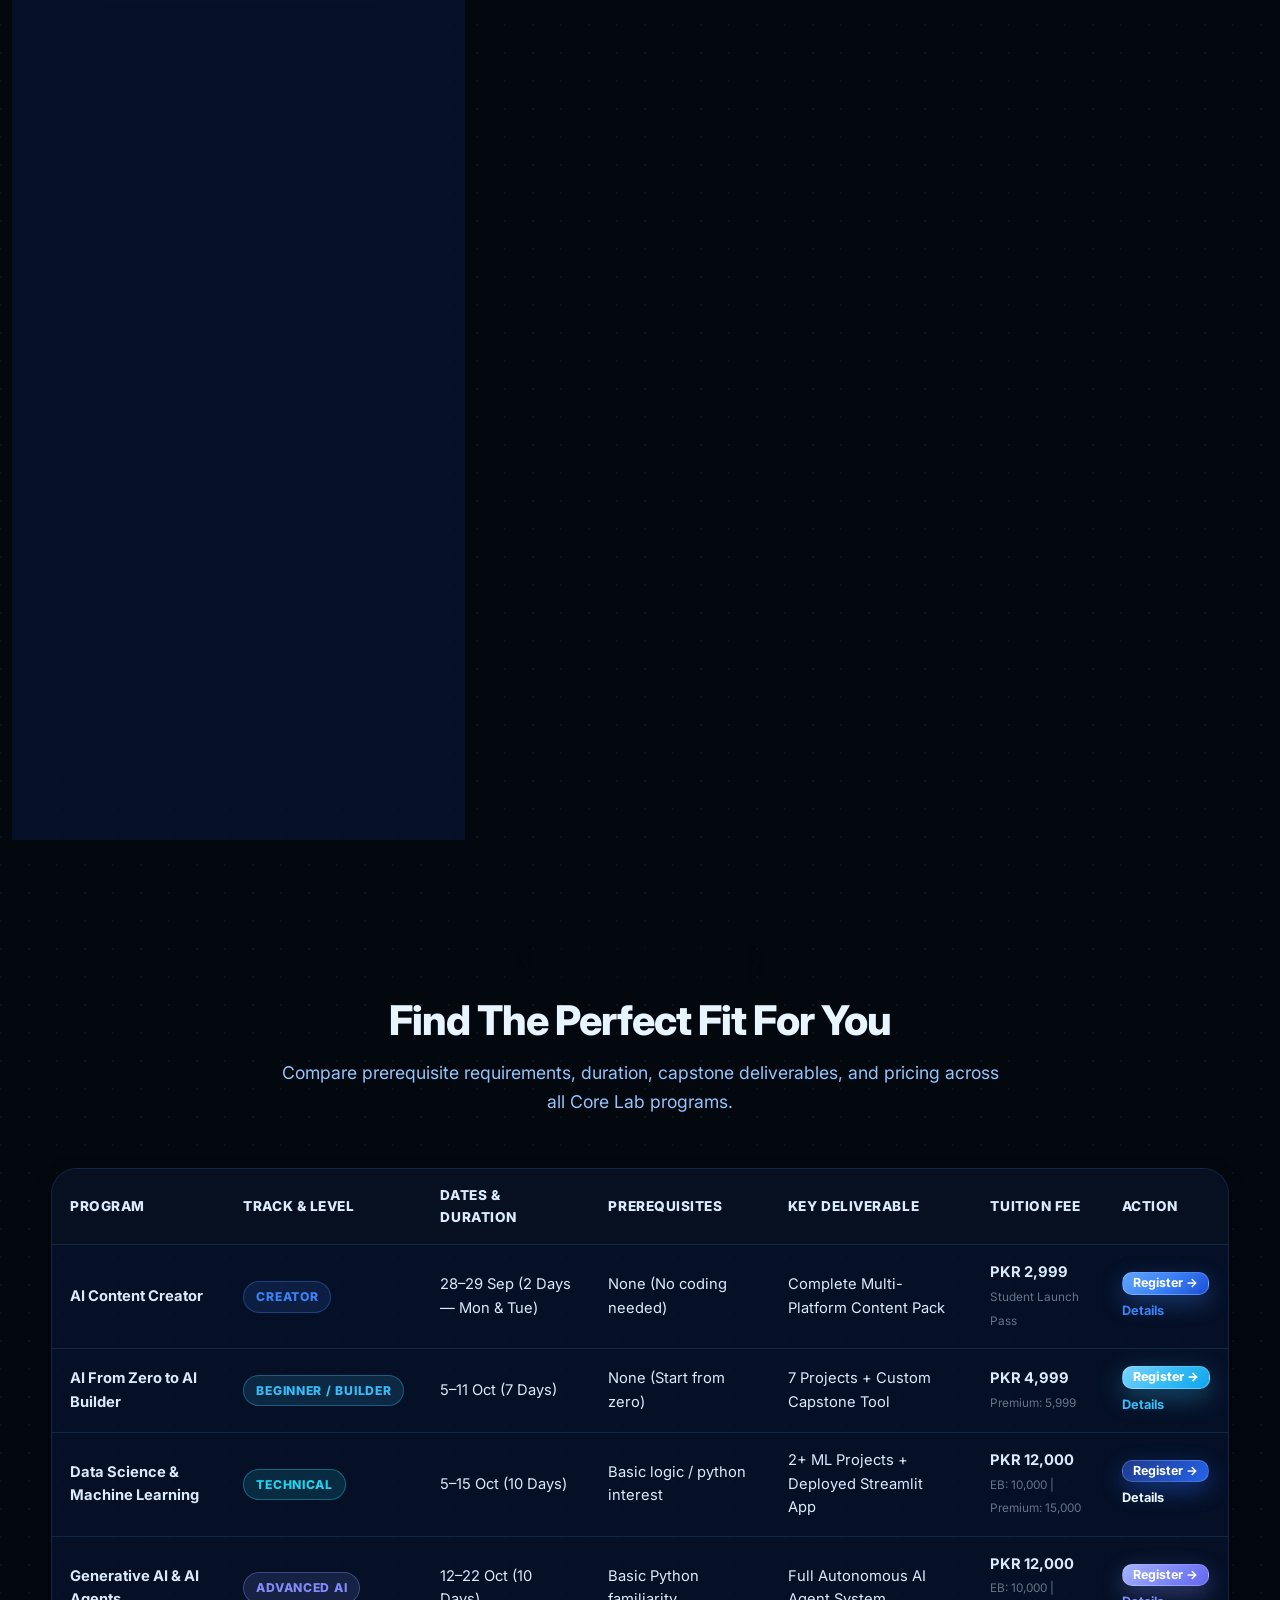
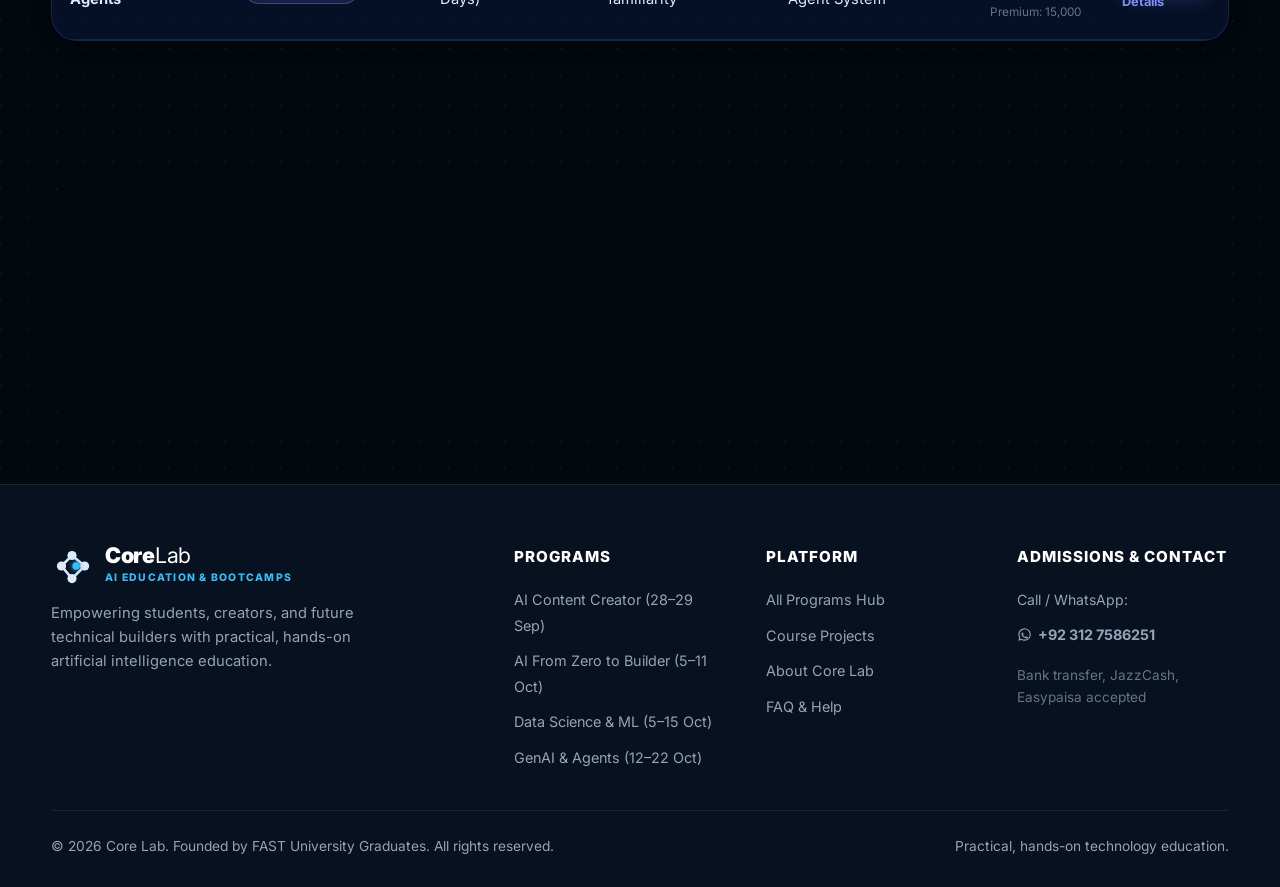
<file: programs.html>
﻿<!DOCTYPE html>
<html lang="en" data-theme="dark">
<head>
  <meta charset="UTF-8">
  <meta name="viewport" content="width=device-width, initial-scale=1.0">
  <title>Programs & Bootcamps — Core Lab</title>
  <meta name="description" content="Explore Core Lab's practical AI education programs and technical bootcamps. From visual AI creation to machine learning models and autonomous AI agents.">
  <link rel="preconnect" href="https://fonts.googleapis.com">
  <link rel="preconnect" href="https://fonts.gstatic.com" crossorigin>
  <link href="https://fonts.googleapis.com/css2?family=Inter:wght@400;500;600;700;800;900&display=swap" rel="stylesheet">
  <link rel="stylesheet" href="assets/css/style.css">
  <script>!function(){var t=localStorage.getItem('corelab_theme');document.documentElement.setAttribute('data-theme',t==='light'?'light':'dark');}();</script>
</head>
<body>

  <!-- Sticky Navbar -->
  <header>
    <div class="container navbar">
      <a href="index.html" class="brand" aria-label="Core Lab Home">
        <svg class="brand-logo-svg" viewBox="0 0 100 100" fill="none" xmlns="http://www.w3.org/2000/svg">
          <line x1="25" y1="50" x2="50" y2="25" stroke="#0e1b2e" stroke-width="6" stroke-linecap="round"/>
          <line x1="50" y1="25" x2="80" y2="50" stroke="#0e1b2e" stroke-width="6" stroke-linecap="round"/>
          <line x1="80" y1="50" x2="50" y2="80" stroke="#0e1b2e" stroke-width="6" stroke-linecap="round"/>
          <line x1="50" y1="80" x2="25" y2="50" stroke="#0e1b2e" stroke-width="6" stroke-linecap="round"/>
          <line x1="50" y1="80" x2="60" y2="52" stroke="#0e1b2e" stroke-width="5" stroke-linecap="round"/>
          <circle cx="50" cy="25" r="11" fill="#0e1b2e"/>
          <circle cx="80" cy="50" r="11" fill="#0e1b2e"/>
          <circle cx="50" cy="80" r="11" fill="#0e1b2e"/>
          <circle cx="25" cy="50" r="11" fill="#0e1b2e"/>
          <circle cx="60" cy="50" r="9" fill="#d97706"/>
        </svg>
        <div class="brand-text">
          <div class="brand-title"><b>Core</b><span>Lab</span></div>
          <div class="brand-tagline">AI Education & Bootcamps</div>
        </div>
      </a>

      <nav aria-label="Main Navigation">
        <ul class="nav-menu">
          <li><a href="index.html" class="nav-link">Home</a></li>
          <li><a href="programs.html" class="nav-link active">Programs</a></li>
          <li><a href="projects.html" class="nav-link">Projects</a></li>
          <li><a href="about.html" class="nav-link">About</a></li>
          <li><a href="faq.html" class="nav-link">FAQ</a></li>
        </ul>
      </nav>

      <div class="nav-actions">
        <div class="theme-toggle-wrap">
          <span class="theme-toggle-hint">
            <span class="hint-dark">🌙 Dark Mode</span>
            <span class="hint-light">☀️ Light Mode</span>
          </span>
          <button class="theme-toggle-btn" aria-label="Toggle theme">
            <svg class="moon-icon" viewBox="0 0 24 24" fill="none" stroke="currentColor" stroke-width="2" stroke-linecap="round" stroke-linejoin="round"><path d="M21 12.79A9 9 0 1 1 11.21 3 7 7 0 0 0 21 12.79z"/></svg>
            <svg class="sun-icon" viewBox="0 0 24 24" fill="none" stroke="currentColor" stroke-width="2" stroke-linecap="round" stroke-linejoin="round"><circle cx="12" cy="12" r="5"/><line x1="12" y1="1" x2="12" y2="3"/><line x1="12" y1="21" x2="12" y2="23"/><line x1="4.22" y1="4.22" x2="5.64" y2="5.64"/><line x1="18.36" y1="18.36" x2="19.78" y2="19.78"/><line x1="1" y1="12" x2="3" y2="12"/><line x1="21" y1="12" x2="23" y2="12"/><line x1="4.22" y1="19.78" x2="5.64" y2="18.36"/><line x1="18.36" y1="5.64" x2="19.78" y2="4.22"/></svg>
          </button>
        </div>
        <a href="#courses" class="btn btn-gold btn-sm btn-header">Register Now</a>
        <button class="mobile-toggle" aria-label="Toggle navigation menu" aria-expanded="false">
          <svg viewBox="0 0 24 24" fill="none" stroke="currentColor" stroke-width="2" stroke-linecap="round"><line x1="3" y1="12" x2="21" y2="12"></line><line x1="3" y1="6" x2="21" y2="6"></line><line x1="3" y1="18" x2="21" y2="18"></line></svg>
        </button>
      </div>
    </div>
  </header>

  <!-- Mobile Drawer -->
  <div class="mobile-drawer" role="dialog" aria-modal="true">
    <div class="mobile-drawer-content">
      <a href="index.html">Home</a>
      <a href="programs.html" class="active">Programs & Learning Paths</a>
      <a href="projects.html">Course Projects</a>
      <a href="about.html">About & Mentors</a>
      <a href="faq.html">Frequently Asked Questions</a>
      <div style="margin-top: 10px;">
        <a href="#courses" class="btn btn-gold" style="width: 100%; text-align: center;">Register Now</a>
      </div>
      <div class="mobile-drawer-theme-row">
        <span>Theme</span>
        <button class="theme-toggle-btn" aria-label="Toggle theme">
          <svg class="moon-icon" viewBox="0 0 24 24" fill="none" stroke="currentColor" stroke-width="2" stroke-linecap="round" stroke-linejoin="round"><path d="M21 12.79A9 9 0 1 1 11.21 3 7 7 0 0 0 21 12.79z"/></svg>
          <svg class="sun-icon" viewBox="0 0 24 24" fill="none" stroke="currentColor" stroke-width="2" stroke-linecap="round" stroke-linejoin="round"><circle cx="12" cy="12" r="5"/><line x1="12" y1="1" x2="12" y2="3"/><line x1="12" y1="21" x2="12" y2="23"/><line x1="4.22" y1="4.22" x2="5.64" y2="5.64"/><line x1="18.36" y1="18.36" x2="19.78" y2="19.78"/><line x1="1" y1="12" x2="3" y2="12"/><line x1="21" y1="12" x2="23" y2="12"/><line x1="4.22" y1="19.78" x2="5.64" y2="18.36"/><line x1="18.36" y1="5.64" x2="19.78" y2="4.22"/></svg>
        </button>
      </div>
    </div>
  </div>

  <main>
    <!-- Page Header -->
    <section class="hero">
      <div class="hero-canvas-wrap">
        <canvas id="heroCanvas" class="hero-canvas"></canvas>
      </div>
      <div class="container hero-content">
        <div class="section-badge"><span class="dot"></span> Comprehensive Curriculum</div>
        <h1>AI Programs & <span class="gradient-gold">Learning Paths</span></h1>
        <p class="hero-subheadline">
          Choose the right track for your goals — from foundational builder cohorts to intensive technical data science and agent engineering bootcamps.
        </p>

        <!-- Visual Highlights -->
        <div class="hero-tag-pills" style="margin: 18px auto 26px;">
          <span class="hero-pill hero-pill-gold">⚡ October 2026 Cohorts Live</span>
          <span class="hero-pill hero-pill-navy">🎓 Founded by FAST Alumni</span>
          <span class="hero-pill hero-pill-blue">🛠️ 100% Portfolio Outcomes</span>
        </div>

        <!-- Category Filters -->
        <div class="faq-categories-tabs" style="margin-bottom: 0;">
          <button class="prog-filter-btn faq-cat-btn active" data-filter="all">All Programs (4)</button>
          <button class="prog-filter-btn faq-cat-btn" data-filter="creator">🎨 Creator</button>
          <button class="prog-filter-btn faq-cat-btn" data-filter="builder">🚀 Beginner / Builder</button>
          <button class="prog-filter-btn faq-cat-btn" data-filter="technical">📊 Technical (DS/ML)</button>
          <button class="prog-filter-btn faq-cat-btn" data-filter="advanced">🤖 Advanced AI (Agents)</button>
        </div>
      </div>
    </section>

    <!-- Filterable Programs Grid (Strict Chronological Order) -->
    <section id="courses" class="schedule-section" style="padding-bottom: 70px;">
      <div class="container">
        <div class="courses-grid-4">

          <!-- 1. AI Content Creator (28–29 Sep) -->
          <div class="course-card program-card-filterable is-next-up" data-category="creator">
            <div class="next-up-ribbon ribbon-blue">⚡ NEXT UP</div>
            <div>
              <div class="course-badge-row">
                <span class="course-category-tag tag-creator">CREATOR TRACK</span>
                <span class="course-date-pill">🗓️ 28–29 September 2026</span>
              </div>
              <h3>AI Content Creator Weekend</h3>
              <div class="course-duration-meta">
                <span>⏱️ 2-Day Intensive (Mon &amp; Tue)</span>
                <span>•</span>
                <span>Beginner Friendly</span>
              </div>
              <p class="course-desc">
                Learn how to generate viral visual media, high-engagement posters, AI video sequences, natural human voiceovers, animated auto-captions, and multi-platform content repurposing.
              </p>
              <ul class="course-highlights-list">
                <li><span class="highlight-bullet">✦</span> <strong>Day 1 (28 Sep):</strong> AI Image Generation, Poster Design, Copywriting &amp; Hook Engines</li>
                <li><span class="highlight-bullet">✦</span> <strong>Day 2 (29 Sep):</strong> Short Videos, Realistic AI Voiceovers, Subtitles &amp; Multi-Post Distribution</li>
                <li><span class="highlight-bullet">✦</span> <strong>Key Deliverable:</strong> Complete Ready-to-Publish Multi-Platform Content Pack</li>
              </ul>
            </div>
            <div class="card-bottom-row">
              <div class="price-box">
                <span class="price-main">PKR 2,999</span>
                <span class="price-tier-sub">Student Launch Pass</span>
              </div>
              <a href="ai-content-creator.html" class="btn btn-blue btn-sm">Explore Curriculum &amp; Register →</a>
            </div>
          </div>

          <!-- 2. AI From Zero to AI Builder (5–11 Oct) -->
          <div class="course-card program-card-filterable" data-category="builder">
            <div>
              <div class="course-badge-row">
                <span class="course-category-tag tag-builder">BEGINNER / BUILDER TRACK</span>
                <span class="course-date-pill">📅 5–11 October 2026</span>
              </div>
              <h3>AI From Zero to AI Builder</h3>
              <div class="course-duration-meta">
                <span>⏱️ 7-Day Bootcamp (Mon–Sun)</span>
                <span>•</span>
                <span>Flagship Cohort 5</span>
              </div>
              <p class="course-desc">
                An end-to-end practical foundation for students and professionals: master prompt engineering, document analysis, visual creation, code-free web applications, and workflow automation.
              </p>
              <ul class="course-highlights-list">
                <li><span class="highlight-bullet">✦</span> <strong>Days 1–3 (5–7 Oct):</strong> AI Productivity Kit, Research Assistants & Visual Packs</li>
                <li><span class="highlight-bullet">✦</span> <strong>Days 4–6 (8–10 Oct):</strong> Video Creation, Web Application Building & Automations</li>
                <li><span class="highlight-bullet">✦</span> <strong>Day 7 (11 Oct):</strong> Build & Showcase Capstone Project + Certificate</li>
              </ul>
            </div>
            <div class="card-bottom-row">
              <div class="price-box">
                <span class="price-main">PKR 4,999</span>
                <span class="price-tier-sub">Regular (Premium PKR 5,999)</span>
              </div>
              <a href="ai-from-zero-to-builder.html" class="btn btn-gold btn-sm">Explore Curriculum & Register →</a>
            </div>
          </div>

          <!-- 3. Data Science & Machine Learning (5–15 Oct) -->
          <div class="course-card program-card-filterable" data-category="technical">
            <div>
              <div class="course-badge-row">
                <span class="course-category-tag tag-datascience">TECHNICAL TRACK</span>
                <span class="course-date-pill">📅 5–15 October 2026</span>
              </div>
              <h3>Data Science & Machine Learning</h3>
              <div class="course-duration-meta">
                <span>⏱️ 10-Day Bootcamp</span>
                <span>•</span>
                <span>Scheduled 5–15 Oct Window</span>
              </div>
              <p class="course-desc">
                Go from raw datasets to trained and deployed machine learning models. Built for aspiring data scientists, students, and engineers who want practical code fluency and deployed portfolio projects.
              </p>
              <ul class="course-highlights-list">
                <li><span class="highlight-bullet">✦</span> <strong>Days 1–4:</strong> Python for Data Science, Data Cleaning, EDA & Statistics for ML</li>
                <li><span class="highlight-bullet">✦</span> <strong>Days 5–8:</strong> ML Fundamentals, Regression, Classification & Real-World Project</li>
                <li><span class="highlight-bullet">✦</span> <strong>Days 9–10:</strong> Streamlit Deployment, GitHub Portfolio & Final Project</li>
              </ul>
            </div>
            <div class="card-bottom-row">
              <div class="price-box">
                <span class="price-main">PKR 12,000</span>
                <span class="price-tier-sub">Early Bird PKR 10,000 | Premium PKR 15,000</span>
              </div>
              <a href="data-science-machine-learning.html" class="btn btn-primary btn-sm">Explore Curriculum & Register →</a>
            </div>
          </div>

          <!-- 4. Generative AI, LLMs & AI Agents (12–22 Oct) -->
          <div class="course-card program-card-filterable" data-category="advanced">
            <div>
              <div class="course-badge-row">
                <span class="course-category-tag tag-genai">ADVANCED AI TRACK</span>
                <span class="course-date-pill">📅 12–22 October 2026</span>
              </div>
              <h3>Generative AI, LLMs & AI Agents</h3>
              <div class="course-duration-meta">
                <span>⏱️ 10-Day Bootcamp</span>
                <span>•</span>
                <span>Scheduled 12–22 Oct Window</span>
              </div>
              <p class="course-desc">
                From your first LLM API call to building autonomous AI systems that can reason, use tools, retrieve information, and perform complex multi-step workflows with memory.
              </p>
              <ul class="course-highlights-list">
                <li><span class="highlight-bullet">✦</span> <strong>Days 1–4:</strong> LLM Foundations, Prompt Engineering, APIs, RAG & Vector Embeddings</li>
                <li><span class="highlight-bullet">✦</span> <strong>Days 5–8:</strong> AI Agent Architecture, Tool Calling, n8n Automation & Memory</li>
                <li><span class="highlight-bullet">✦</span> <strong>Days 9–10:</strong> Build Custom Agent Product, Deployment & Portfolio</li>
              </ul>
            </div>
            <div class="card-bottom-row">
              <div class="price-box">
                <span class="price-main">PKR 12,000</span>
                <span class="price-tier-sub">Early Bird PKR 10,000 | Premium PKR 15,000</span>
              </div>
              <a href="generative-ai-agents.html" class="btn btn-purple btn-sm">Explore Curriculum & Register →</a>
            </div>
          </div>

        </div>
      </div>
    </section>

    <!-- Comprehensive Comparison Matrix -->
    <section class="pathways-section">
      <div class="container">
        <div class="section-header">
          <div class="section-badge"><span class="dot"></span> Side-by-Side Comparison</div>
          <h2>Find The Perfect Fit For You</h2>
          <p>Compare prerequisite requirements, duration, capstone deliverables, and pricing across all Core Lab programs.</p>
        </div>

        <div class="comparison-table-wrap">
          <table class="comp-table">
            <thead>
              <tr>
                <th>Program</th>
                <th>Track & Level</th>
                <th>Dates & Duration</th>
                <th>Prerequisites</th>
                <th>Key Deliverable</th>
                <th>Tuition Fee</th>
                <th>Action</th>
              </tr>
            </thead>
            <tbody>

              <tr>
                <td><strong>AI Content Creator</strong></td>
                <td><span class="course-category-tag tag-creator">Creator</span></td>
                <td>28–29 Sep (2 Days — Mon &amp; Tue)</td>
                <td>None (No coding needed)</td>
                <td>Complete Multi-Platform Content Pack</td>
                <td><strong>PKR 2,999</strong><br><span style="font-size:0.8em;color:#64748b;">Student Launch Pass</span></td>
                <td>
                  <a href="register.html?program=creator" class="btn btn-blue btn-sm" style="padding: 4px 10px; font-size: 0.78rem; display: inline-block; margin-bottom: 4px;">Register →</a><br>
                  <a href="ai-content-creator.html" class="text-blue" style="font-weight: 700; font-size: 0.8rem;">Details</a>
                </td>
              </tr>
              <tr>
                <td><strong>AI From Zero to AI Builder</strong></td>
                <td><span class="course-category-tag tag-builder">Beginner / Builder</span></td>
                <td>5–11 Oct (7 Days)</td>
                <td>None (Start from zero)</td>
                <td>7 Projects + Custom Capstone Tool</td>
                <td><strong>PKR 4,999</strong><br><span style="font-size:0.8em;color:#64748b;">Premium: 5,999</span></td>
                <td>
                  <a href="register.html?program=builder" class="btn btn-gold btn-sm" style="padding: 4px 10px; font-size: 0.78rem; display: inline-block; margin-bottom: 4px;">Register →</a><br>
                  <a href="ai-from-zero-to-builder.html" class="text-gold" style="font-weight: 700; font-size: 0.8rem;">Details</a>
                </td>
              </tr>
              <tr>
                <td><strong>Data Science & Machine Learning</strong></td>
                <td><span class="course-category-tag tag-datascience">Technical</span></td>
                <td>5–15 Oct (10 Days)</td>
                <td>Basic logic / python interest</td>
                <td>2+ ML Projects + Deployed Streamlit App</td>
                <td><strong>PKR 12,000</strong><br><span style="font-size:0.8em;color:#64748b;">EB: 10,000 | Premium: 15,000</span></td>
                <td>
                  <a href="register.html?program=datascience" class="btn btn-primary btn-sm" style="padding: 4px 10px; font-size: 0.78rem; display: inline-block; margin-bottom: 4px;">Register →</a><br>
                  <a href="data-science-machine-learning.html" class="text-navy" style="font-weight: 700; font-size: 0.8rem;">Details</a>
                </td>
              </tr>
              <tr>
                <td><strong>Generative AI & AI Agents</strong></td>
                <td><span class="course-category-tag tag-genai">Advanced AI</span></td>
                <td>12–22 Oct (10 Days)</td>
                <td>Basic Python familiarity</td>
                <td>Full Autonomous AI Agent System</td>
                <td><strong>PKR 12,000</strong><br><span style="font-size:0.8em;color:#64748b;">EB: 10,000 | Premium: 15,000</span></td>
                <td>
                  <a href="register.html?program=genai" class="btn btn-purple btn-sm" style="padding: 4px 10px; font-size: 0.78rem; display: inline-block; margin-bottom: 4px;">Register →</a><br>
                  <a href="generative-ai-agents.html" class="text-purple" style="font-weight: 700; font-size: 0.8rem;">Details</a>
                </td>
              </tr>
            </tbody>
          </table>
        </div>
      </div>
    </section>

    <!-- Direct Support Callout -->
    <div class="container" style="margin: 60px auto;">
      <div class="reg-outcome-card bg-dark-navy">
        <div>
          <span class="badge-deliverable">Manual Registration & Queries</span>
          <h3>Have Questions About Prerequisites?</h3>
          <p>
            Connect directly with an instructor via WhatsApp. We will assess your background and recommend the most effective learning roadmap for your specific career or student goals.
          </p>
        </div>
        <div class="reg-actions-box">
          <a href="https://wa.me/923127586251?text=Hi%20Core%20Lab%2C%20I%20want%20help%20choosing%20the%20right%20program." target="_blank" rel="noopener" class="btn btn-gold btn-lg">
            Consult on WhatsApp (+92 312 7586251) →
          </a>
          <span class="whatsapp-help-row">Direct response from FAST University graduates</span>
        </div>
      </div>
    </div>
  </main>

  <!-- Global Footer -->
  <footer>
    <div class="container">
      <div class="footer-grid">
        <div class="footer-brand-col">
          <div class="brand">
            <svg class="brand-logo-svg" viewBox="0 0 100 100" fill="none" xmlns="http://www.w3.org/2000/svg">
              <line x1="25" y1="50" x2="50" y2="25" stroke="#cbd5e1" stroke-width="6" stroke-linecap="round"/>
              <line x1="50" y1="25" x2="80" y2="50" stroke="#cbd5e1" stroke-width="6" stroke-linecap="round"/>
              <line x1="80" y1="50" x2="50" y2="80" stroke="#cbd5e1" stroke-width="6" stroke-linecap="round"/>
              <line x1="50" y1="80" x2="25" y2="50" stroke="#cbd5e1" stroke-width="6" stroke-linecap="round"/>
              <circle cx="50" cy="25" r="11" fill="#cbd5e1"/>
              <circle cx="80" cy="50" r="11" fill="#cbd5e1"/>
              <circle cx="50" cy="80" r="11" fill="#cbd5e1"/>
              <circle cx="25" cy="50" r="11" fill="#cbd5e1"/>
              <circle cx="60" cy="50" r="9" fill="#d97706"/>
            </svg>
            <div class="brand-text">
              <div class="brand-title" style="color:white;"><b>Core</b><span>Lab</span></div>
              <div class="brand-tagline">AI Education & Bootcamps</div>
            </div>
          </div>
          <p>
            Empowering students, creators, and future technical builders with practical, hands-on artificial intelligence education.
          </p>
        </div>

        <div>
          <div class="footer-col-title">Programs</div>
          <ul class="footer-nav-list">
            <li><a href="ai-content-creator.html">AI Content Creator (28–29 Sep)</a></li>
            <li><a href="ai-from-zero-to-builder.html">AI From Zero to Builder (5–11 Oct)</a></li>
            <li><a href="data-science-machine-learning.html">Data Science & ML (5–15 Oct)</a></li>
            <li><a href="generative-ai-agents.html">GenAI & Agents (12–22 Oct)</a></li>
          </ul>
        </div>

        <div>
          <div class="footer-col-title">Platform</div>
          <ul class="footer-nav-list">
            <li><a href="programs.html">All Programs Hub</a></li>
            <li><a href="projects.html">Course Projects</a></li>
            <li><a href="about.html">About Core Lab</a></li>
            <li><a href="faq.html">FAQ & Help</a></li>
          </ul>
        </div>

        <div>
          <div class="footer-col-title">Admissions & Contact</div>
          <ul class="footer-nav-list">
            <li><span style="font-size: 0.88rem;">Call / WhatsApp:</span></li>
            <li>
              <a href="https://wa.me/923127586251" target="_blank" rel="noopener" class="footer-phone-tag">
                <svg width="15" height="15" viewBox="0 0 24 24" fill="currentColor"><path d="M12.04 2c-5.46 0-9.91 4.45-9.91 9.91 0 1.75.46 3.45 1.32 4.95L2.05 22l5.25-1.38c1.45.79 3.08 1.21 4.74 1.21 5.46 0 9.91-4.45 9.91-9.91 0-2.65-1.03-5.14-2.9-7.01A9.82 9.82 0 0 0 12.04 2m.01 1.67c2.2 0 4.26.86 5.82 2.42a8.23 8.23 0 0 1 2.41 5.82c0 4.54-3.7 8.24-8.24 8.24-1.44 0-2.85-.38-4.08-1.1l-.29-.17-3.03.79.81-2.95-.19-.3a8.21 8.21 0 0 1-1.26-4.32c0-4.54 3.69-8.23 8.23-8.23m4.52 11.66c-.25-.13-1.47-.72-1.7-.81-.23-.08-.39-.13-.56.13-.17.25-.64.81-.79.97-.14.17-.29.19-.54.06-.25-.13-1.06-.39-2.02-1.24-.75-.67-1.25-1.49-1.39-1.74-.15-.25-.02-.39.11-.51.11-.11.25-.29.37-.44.13-.15.17-.25.25-.42.08-.17.04-.32-.02-.45-.06-.13-.56-1.35-.77-1.85-.2-.49-.41-.42-.56-.43l-.48-.01c-.17 0-.44.06-.67.32-.23.25-.88.86-.88 2.1 0 1.24.9 2.44 1.03 2.61.13.17 1.77 2.7 4.29 3.79.6.26 1.07.41 1.44.53.6.19 1.15.16 1.58.1.48-.07 1.47-.6 1.68-1.18.21-.58.21-1.08.15-1.18-.06-.1-.23-.16-.48-.28Z"/></svg>
                <span>+92 312 7586251</span>
              </a>
            </li>
            <li style="margin-top: 6px; font-size: 0.85rem; color: #64748b;">Bank transfer, JazzCash, Easypaisa accepted</li>
          </ul>
        </div>
      </div>

      <div class="footer-bottom">
        <div>© 2026 Core Lab. Founded by FAST University Graduates. All rights reserved.</div>
        <div>Practical, hands-on technology education.</div>
      </div>
    </div>
  </footer>

  <!-- Floating WhatsApp Quick-Help Badge -->
  <a href="https://wa.me/923127586251?text=Hi%20Core%20Lab%2C%20I%20have%20a%20question%20about%20a%20program." target="_blank" rel="noopener" class="floating-whatsapp" aria-label="Chat with Core Lab admissions on WhatsApp">
    <svg viewBox="0 0 24 24"><path d="M12.04 2c-5.46 0-9.91 4.45-9.91 9.91 0 1.75.46 3.45 1.32 4.95L2.05 22l5.25-1.38c1.45.79 3.08 1.21 4.74 1.21 5.46 0 9.91-4.45 9.91-9.91 0-2.65-1.03-5.14-2.9-7.01A9.82 9.82 0 0 0 12.04 2m.01 1.67c2.2 0 4.26.86 5.82 2.42a8.23 8.23 0 0 1 2.41 5.82c0 4.54-3.7 8.24-8.24 8.24-1.44 0-2.85-.38-4.08-1.1l-.29-.17-3.03.79.81-2.95-.19-.3a8.21 8.21 0 0 1-1.26-4.32c0-4.54 3.69-8.23 8.23-8.23m4.52 11.66c-.25-.13-1.47-.72-1.7-.81-.23-.08-.39-.13-.56.13-.17.25-.64.81-.79.97-.14.17-.29.19-.54.06-.25-.13-1.06-.39-2.02-1.24-.75-.67-1.25-1.49-1.39-1.74-.15-.25-.02-.39.11-.51.11-.11.25-.29.37-.44.13-.15.17-.25.25-.42.08-.17.04-.32-.02-.45-.06-.13-.56-1.35-.77-1.85-.2-.49-.41-.42-.56-.43l-.48-.01c-.17 0-.44.06-.67.32-.23.25-.88.86-.88 2.1 0 1.24.9 2.44 1.03 2.61.13.17 1.77 2.7 4.29 3.79.6.26 1.07.41 1.44.53.6.19 1.15.16 1.58.1.48-.07 1.47-.6 1.68-1.18.21-.58.21-1.08.15-1.18-.06-.1-.23-.16-.48-.28Z"/></svg>
    <span class="float-label-prefix">Need Help? </span>
    <span>WhatsApp Us</span>
  </a>

  <script src="assets/js/main.js"></script>
  <script src="assets/js/robot-guide.js"></script>
</body>
</html>
</file>
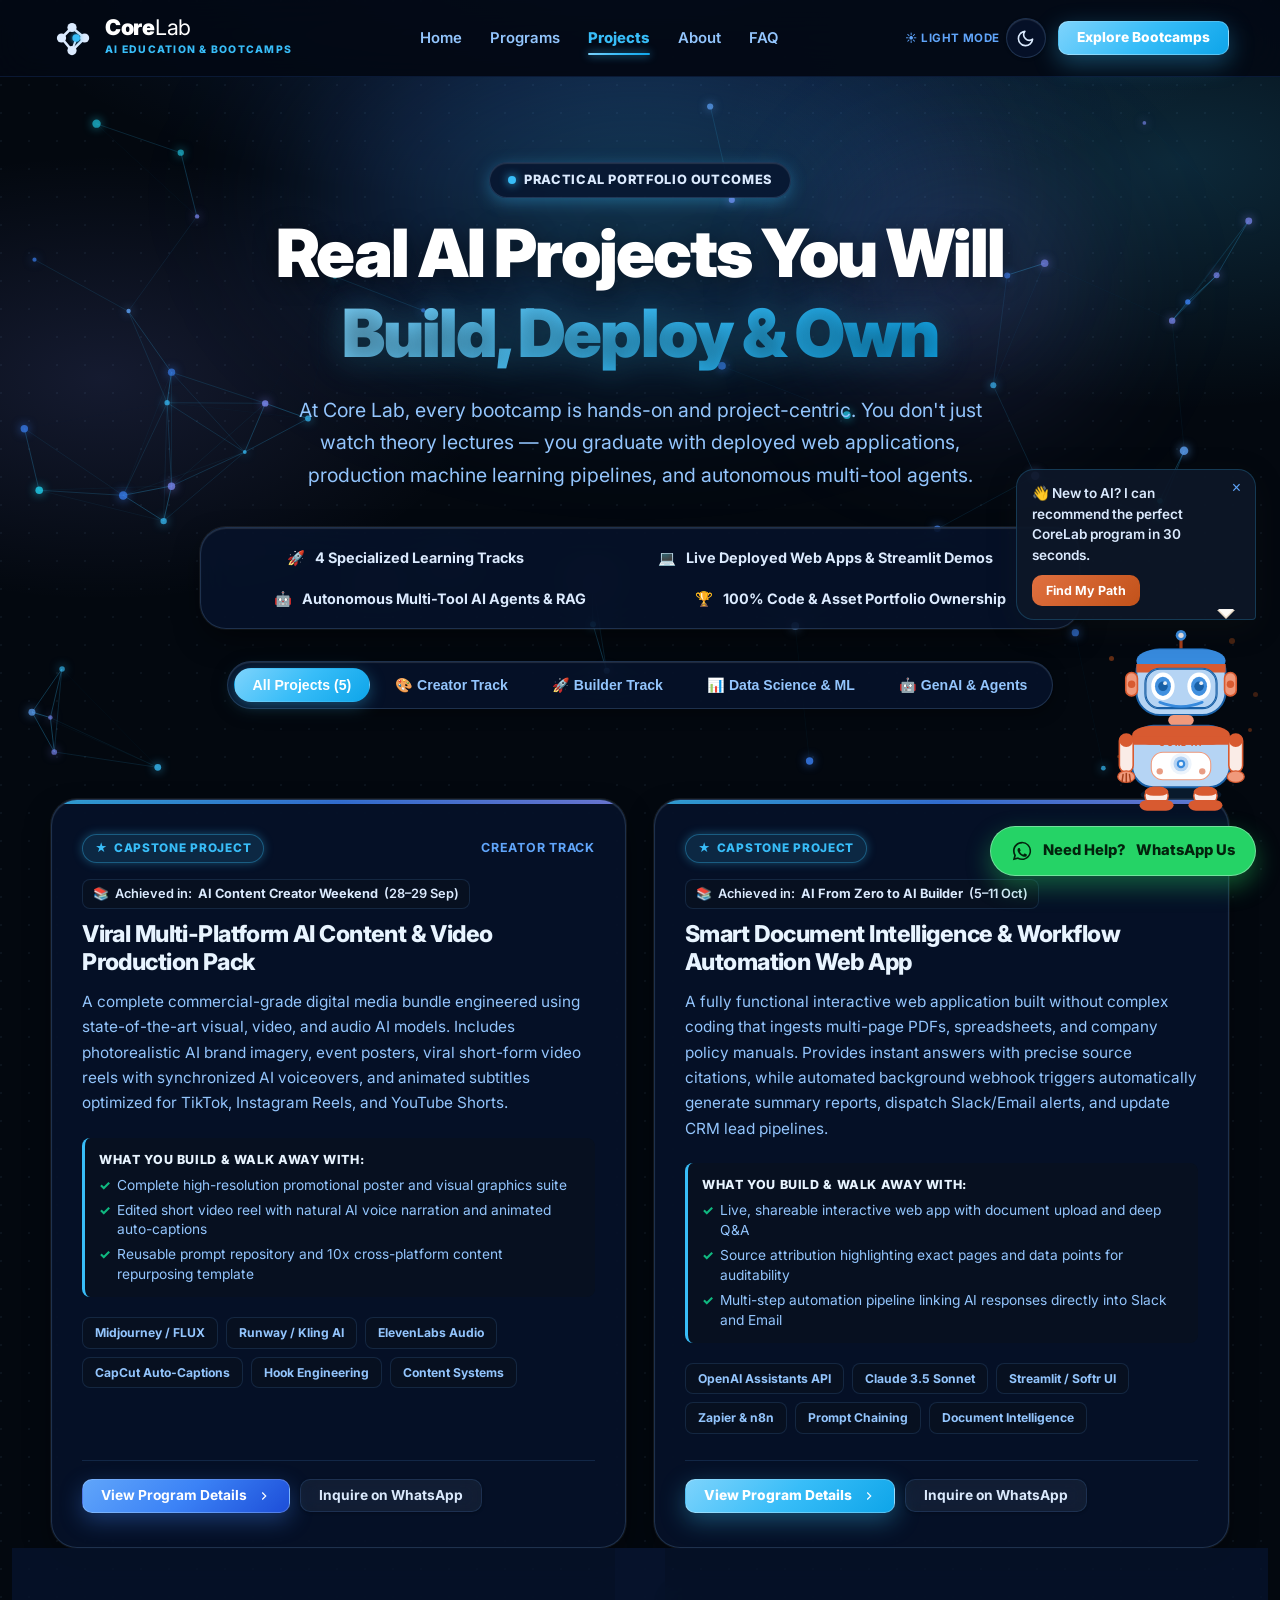
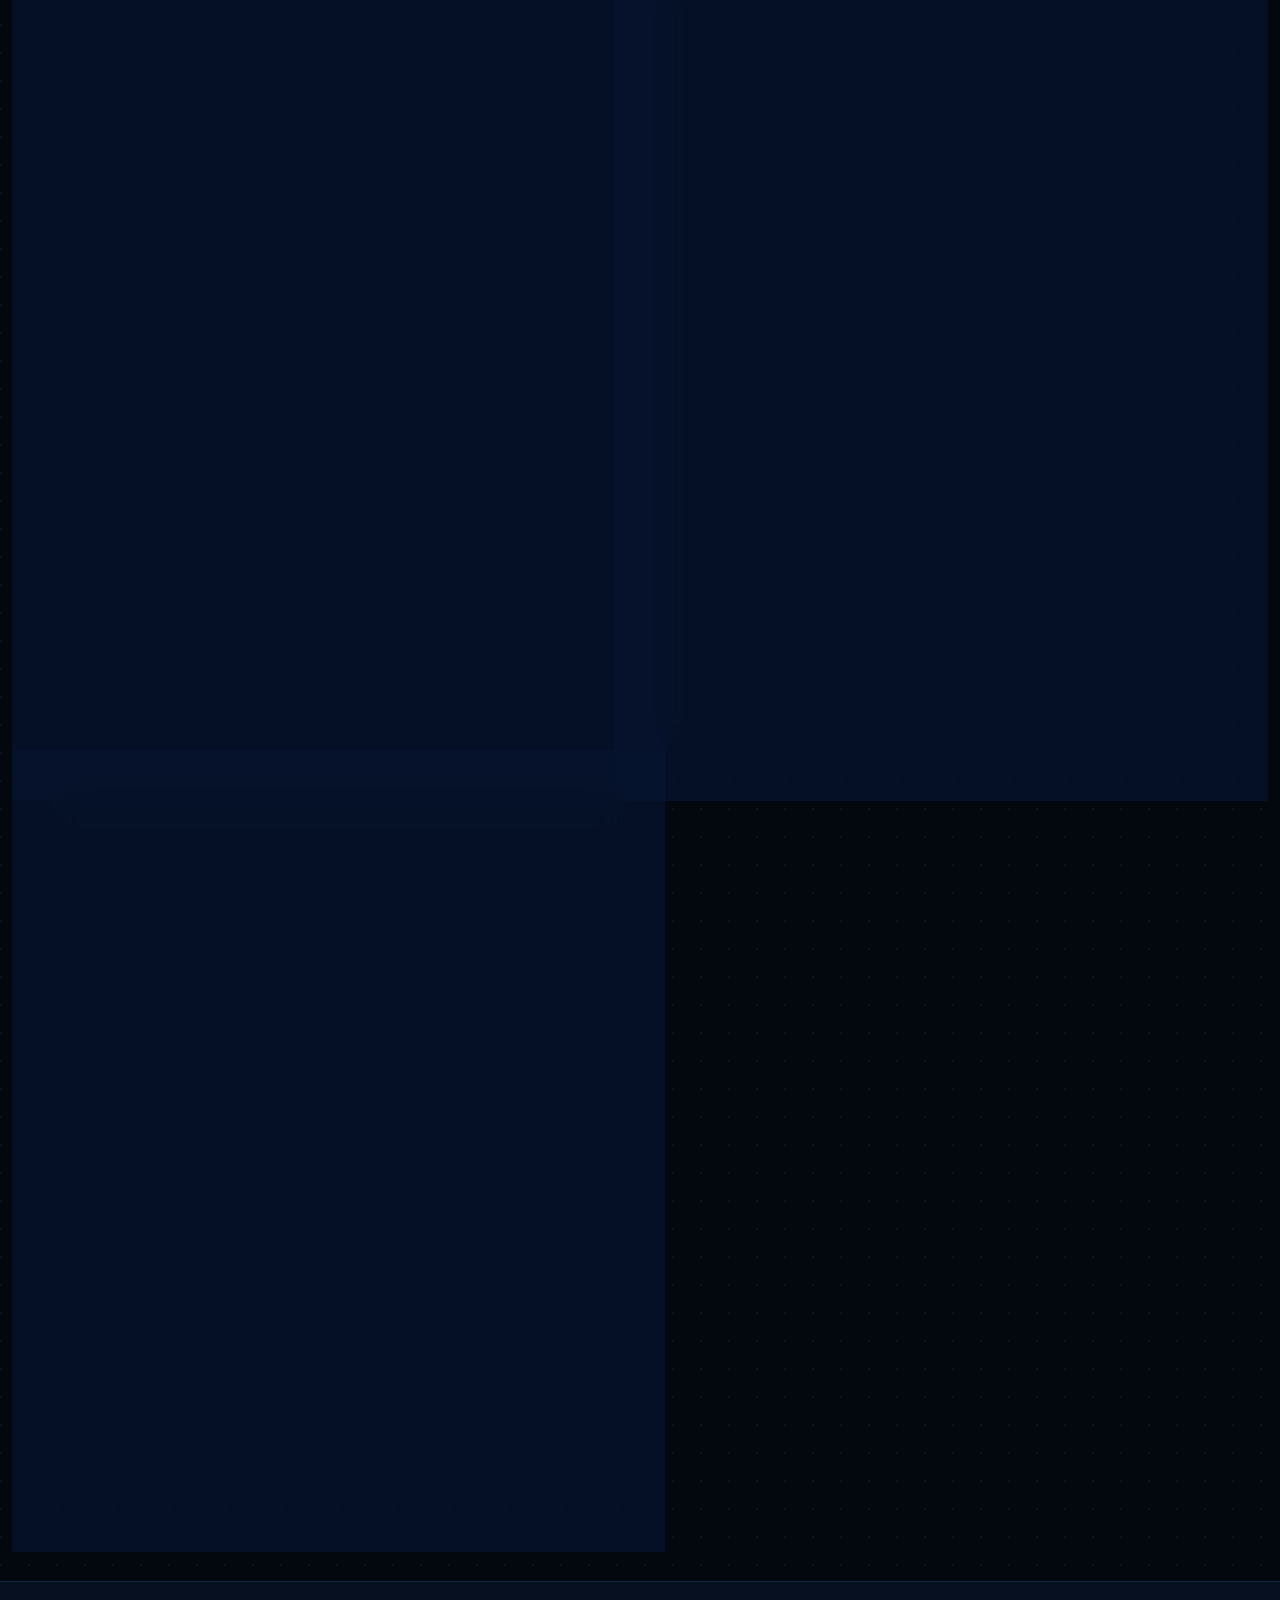
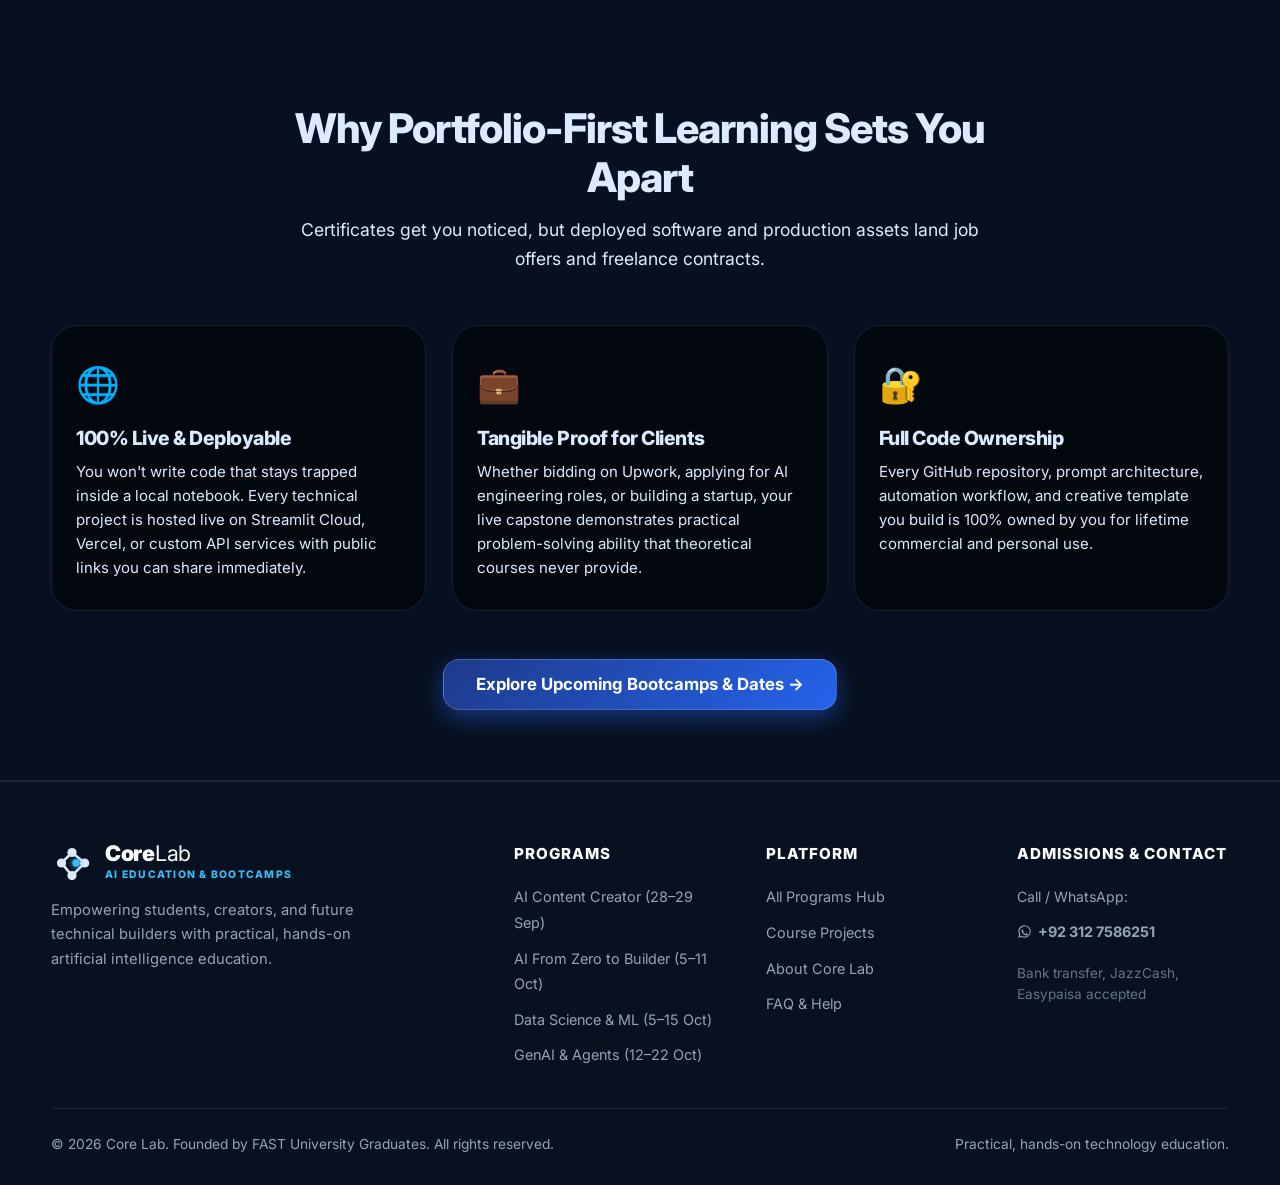
<file: projects.html>
﻿<!DOCTYPE html>
<html lang="en" data-theme="dark">
<head>
  <meta charset="UTF-8">
  <meta name="viewport" content="width=device-width, initial-scale=1.0">
  <title>Course Projects & Student Capstones — Core Lab</title>
  <meta name="description" content="Explore real-world AI projects built by students after completing Core Lab bootcamps — from viral AI media engines and no-code apps to deployed machine learning models and autonomous AI agents.">
  <link rel="preconnect" href="https://fonts.googleapis.com">
  <link rel="preconnect" href="https://fonts.gstatic.com" crossorigin>
  <link href="https://fonts.googleapis.com/css2?family=Inter:wght@400;500;600;700;800;900&display=swap" rel="stylesheet">
  <link rel="stylesheet" href="assets/css/style.css">
  <script>!function(){var t=localStorage.getItem('corelab_theme');document.documentElement.setAttribute('data-theme',t==='light'?'light':'dark');}();</script>
</head>
<body>

  <!-- Sticky Navbar -->
  <header>
    <div class="container navbar">
      <a href="index.html" class="brand" aria-label="Core Lab Home">
        <svg class="brand-logo-svg" viewBox="0 0 100 100" fill="none" xmlns="http://www.w3.org/2000/svg">
          <line x1="25" y1="50" x2="50" y2="25" stroke="#0e1b2e" stroke-width="6" stroke-linecap="round"/>
          <line x1="50" y1="25" x2="80" y2="50" stroke="#0e1b2e" stroke-width="6" stroke-linecap="round"/>
          <line x1="80" y1="50" x2="50" y2="80" stroke="#0e1b2e" stroke-width="6" stroke-linecap="round"/>
          <line x1="50" y1="80" x2="25" y2="50" stroke="#0e1b2e" stroke-width="6" stroke-linecap="round"/>
          <line x1="50" y1="80" x2="60" y2="52" stroke="#0e1b2e" stroke-width="5" stroke-linecap="round"/>
          <circle cx="50" cy="25" r="11" fill="#0e1b2e"/>
          <circle cx="80" cy="50" r="11" fill="#0e1b2e"/>
          <circle cx="50" cy="80" r="11" fill="#0e1b2e"/>
          <circle cx="25" cy="50" r="11" fill="#0e1b2e"/>
          <circle cx="60" cy="50" r="9" fill="#d97706"/>
        </svg>
        <div class="brand-text">
          <div class="brand-title"><b>Core</b><span>Lab</span></div>
          <div class="brand-tagline">AI Education & Bootcamps</div>
        </div>
      </a>

      <nav aria-label="Main Navigation">
        <ul class="nav-menu">
          <li><a href="index.html" class="nav-link">Home</a></li>
          <li><a href="programs.html" class="nav-link">Programs</a></li>
          <li><a href="projects.html" class="nav-link active">Projects</a></li>
          <li><a href="about.html" class="nav-link">About</a></li>
          <li><a href="faq.html" class="nav-link">FAQ</a></li>
        </ul>
      </nav>

      <div class="nav-actions">
        <div class="theme-toggle-wrap">
          <span class="theme-toggle-hint">
            <span class="hint-dark">🌙 Dark Mode</span>
            <span class="hint-light">☀️ Light Mode</span>
          </span>
          <button class="theme-toggle-btn" aria-label="Toggle theme">
            <svg class="moon-icon" viewBox="0 0 24 24" fill="none" stroke="currentColor" stroke-width="2" stroke-linecap="round" stroke-linejoin="round"><path d="M21 12.79A9 9 0 1 1 11.21 3 7 7 0 0 0 21 12.79z"/></svg>
            <svg class="sun-icon" viewBox="0 0 24 24" fill="none" stroke="currentColor" stroke-width="2" stroke-linecap="round" stroke-linejoin="round"><circle cx="12" cy="12" r="5"/><line x1="12" y1="1" x2="12" y2="3"/><line x1="12" y1="21" x2="12" y2="23"/><line x1="4.22" y1="4.22" x2="5.64" y2="5.64"/><line x1="18.36" y1="18.36" x2="19.78" y2="19.78"/><line x1="1" y1="12" x2="3" y2="12"/><line x1="21" y1="12" x2="23" y2="12"/><line x1="4.22" y1="19.78" x2="5.64" y2="18.36"/><line x1="18.36" y1="5.64" x2="19.78" y2="4.22"/></svg>
          </button>
        </div>
        <a href="programs.html" class="btn btn-gold btn-sm btn-header">Explore Bootcamps</a>
        <button class="mobile-toggle" aria-label="Toggle navigation menu" aria-expanded="false">
          <svg viewBox="0 0 24 24" fill="none" stroke="currentColor" stroke-width="2" stroke-linecap="round"><line x1="3" y1="12" x2="21" y2="12"></line><line x1="3" y1="6" x2="21" y2="6"></line><line x1="3" y1="18" x2="21" y2="18"></line></svg>
        </button>
      </div>
    </div>
  </header>

  <!-- Mobile Drawer -->
  <div class="mobile-drawer" role="dialog" aria-modal="true">
    <div class="mobile-drawer-content">
      <a href="index.html">Home</a>
      <a href="programs.html">Programs & Learning Paths</a>
      <a href="projects.html" class="active">Course Projects</a>
      <a href="about.html">About & Mentors</a>
      <a href="faq.html">Frequently Asked Questions</a>
      <div style="margin-top: 10px;">
        <a href="programs.html" class="btn btn-gold" style="width: 100%; text-align: center;">Explore Bootcamps</a>
      </div>
      <div class="mobile-drawer-theme-row">
        <span>Theme</span>
        <button class="theme-toggle-btn" aria-label="Toggle theme">
          <svg class="moon-icon" viewBox="0 0 24 24" fill="none" stroke="currentColor" stroke-width="2" stroke-linecap="round" stroke-linejoin="round"><path d="M21 12.79A9 9 0 1 1 11.21 3 7 7 0 0 0 21 12.79z"/></svg>
          <svg class="sun-icon" viewBox="0 0 24 24" fill="none" stroke="currentColor" stroke-width="2" stroke-linecap="round" stroke-linejoin="round"><circle cx="12" cy="12" r="5"/><line x1="12" y1="1" x2="12" y2="3"/><line x1="12" y1="21" x2="12" y2="23"/><line x1="4.22" y1="4.22" x2="5.64" y2="5.64"/><line x1="18.36" y1="18.36" x2="19.78" y2="19.78"/><line x1="1" y1="12" x2="3" y2="12"/><line x1="21" y1="12" x2="23" y2="12"/><line x1="4.22" y1="19.78" x2="5.64" y2="18.36"/><line x1="18.36" y1="5.64" x2="19.78" y2="4.22"/></svg>
        </button>
      </div>
    </div>
  </div>

  <main>
    <!-- Projects Hero -->
    <section class="hero">
      <div class="hero-canvas-wrap">
        <canvas id="heroCanvas" class="hero-canvas"></canvas>
      </div>
      <div class="container hero-content">
        <div class="section-badge"><span class="dot"></span> Practical Portfolio Outcomes</div>
        <h1>Real AI Projects You Will <span class="gradient-gold">Build, Deploy & Own</span></h1>
        <p class="hero-subheadline">
          At Core Lab, every bootcamp is hands-on and project-centric. You don't just watch theory lectures — you graduate with deployed web applications, production machine learning pipelines, and autonomous multi-tool agents.
        </p>

        <div class="trust-bar" style="margin-top: 20px;">
          <div class="trust-item"><span>🚀</span> 4 Specialized Learning Tracks</div>
          <div class="trust-item"><span>💻</span> Live Deployed Web Apps & Streamlit Demos</div>
          <div class="trust-item"><span>🤖</span> Autonomous Multi-Tool AI Agents & RAG</div>
          <div class="trust-item"><span>🏆</span> 100% Code & Asset Portfolio Ownership</div>
        </div>

        <!-- Category Filter Tabs -->
        <div class="faq-categories-tabs" style="margin: 32px 0 0; justify-content: center;">
          <button class="project-filter-btn faq-cat-btn active" data-filter="all">All Projects (5)</button>
          <button class="project-filter-btn faq-cat-btn" data-filter="creator">🎨 Creator Track</button>
          <button class="project-filter-btn faq-cat-btn" data-filter="builder">🚀 Builder Track</button>
          <button class="project-filter-btn faq-cat-btn" data-filter="technical">📊 Data Science & ML</button>
          <button class="project-filter-btn faq-cat-btn" data-filter="advanced">🤖 GenAI & Agents</button>
        </div>
      </div>
    </section>

    <!-- Projects Grid -->
    <section style="padding: 20px 0 80px;">
      <div class="container">

        <div class="projects-grid">

          <!-- Project 1: Creator Track Capstone -->
          <div class="project-card project-card-filterable" data-category="creator">
            <div>
              <div class="project-status-row">
                <span class="badge-capstone"><span class="star-icon">★</span> Capstone Project</span>
                <span class="project-category-lbl">Creator Track</span>
              </div>
              <div class="course-origin-badge">
                <span>📚</span> Achieved in: <strong>AI Content Creator Weekend</strong> (28–29 Sep)
              </div>
              <h3>Viral Multi-Platform AI Content &amp; Video Production Pack</h3>
              <p>
                A complete commercial-grade digital media bundle engineered using state-of-the-art visual, video, and audio AI models. Includes photorealistic AI brand imagery, event posters, viral short-form video reels with synchronized AI voiceovers, and animated subtitles optimized for TikTok, Instagram Reels, and YouTube Shorts.
              </p>

              <div class="project-key-outcomes">
                <div class="project-key-outcomes-title">What You Build &amp; Walk Away With:</div>
                <ul>
                  <li>Complete high-resolution promotional poster and visual graphics suite</li>
                  <li>Edited short video reel with natural AI voice narration and animated auto-captions</li>
                  <li>Reusable prompt repository and 10x cross-platform content repurposing template</li>
                </ul>
              </div>

              <div class="project-tech-tags">
                <span class="tech-tag">Midjourney / FLUX</span>
                <span class="tech-tag">Runway / Kling AI</span>
                <span class="tech-tag">ElevenLabs Audio</span>
                <span class="tech-tag">CapCut Auto-Captions</span>
                <span class="tech-tag">Hook Engineering</span>
                <span class="tech-tag">Content Systems</span>
              </div>
            </div>
            <div class="project-links-row">
              <a href="ai-content-creator.html" class="btn btn-blue btn-sm">
                <span>View Program Details</span>
                <svg width="14" height="14" viewBox="0 0 24 24" fill="none" stroke="currentColor" stroke-width="2"><polyline points="9 18 15 12 9 6"></polyline></svg>
              </a>
              <a href="https://wa.me/923127586251?text=Hi%20Core%20Lab%2C%20I%20want%20to%20learn%20more%20about%20the%20AI%20Content%20Creator%20project." target="_blank" rel="noopener" class="btn btn-outline btn-sm">
                Inquire on WhatsApp
              </a>
            </div>
          </div>

          <!-- Project 2: Builder Track Capstone -->
          <div class="project-card project-card-filterable" data-category="builder">
            <div>
              <div class="project-status-row">
                <span class="badge-capstone"><span class="star-icon">★</span> Capstone Project</span>
                <span class="project-category-lbl">Beginner / Builder Track</span>
              </div>
              <div class="course-origin-badge">
                <span>📚</span> Achieved in: <strong>AI From Zero to AI Builder</strong> (5–11 Oct)
              </div>
              <h3>Smart Document Intelligence & Workflow Automation Web App</h3>
              <p>
                A fully functional interactive web application built without complex coding that ingests multi-page PDFs, spreadsheets, and company policy manuals. Provides instant answers with precise source citations, while automated background webhook triggers automatically generate summary reports, dispatch Slack/Email alerts, and update CRM lead pipelines.
              </p>

              <div class="project-key-outcomes">
                <div class="project-key-outcomes-title">What You Build & Walk Away With:</div>
                <ul>
                  <li>Live, shareable interactive web app with document upload and deep Q&A</li>
                  <li>Source attribution highlighting exact pages and data points for auditability</li>
                  <li>Multi-step automation pipeline linking AI responses directly into Slack and Email</li>
                </ul>
              </div>

              <div class="project-tech-tags">
                <span class="tech-tag">OpenAI Assistants API</span>
                <span class="tech-tag">Claude 3.5 Sonnet</span>
                <span class="tech-tag">Streamlit / Softr UI</span>
                <span class="tech-tag">Zapier & n8n</span>
                <span class="tech-tag">Prompt Chaining</span>
                <span class="tech-tag">Document Intelligence</span>
              </div>
            </div>
            <div class="project-links-row">
              <a href="ai-from-zero-to-builder.html" class="btn btn-gold btn-sm">
                <span>View Program Details</span>
                <svg width="14" height="14" viewBox="0 0 24 24" fill="none" stroke="currentColor" stroke-width="2"><polyline points="9 18 15 12 9 6"></polyline></svg>
              </a>
              <a href="https://wa.me/923127586251?text=Hi%20Core%20Lab%2C%20I%20want%20to%20learn%20more%20about%20the%20AI%20Builder%20project." target="_blank" rel="noopener" class="btn btn-outline btn-sm">
                Inquire on WhatsApp
              </a>
            </div>
          </div>

          <!-- Project 3: Technical Track Capstone -->
          <div class="project-card project-card-filterable" data-category="technical">
            <div>
              <div class="project-status-row">
                <span class="badge-capstone"><span class="star-icon">★</span> Capstone Project</span>
                <span class="project-category-lbl">Technical Track</span>
              </div>
              <div class="course-origin-badge">
                <span>📚</span> Achieved in: <strong>Data Science & Machine Learning Bootcamp</strong> (5–15 Oct)
              </div>
              <h3>Production Customer Churn & Risk Machine Learning App</h3>
              <p>
                A complete end-to-end machine learning system built on real-world tabular business data. Covers automated data cleaning, exploratory correlation analysis, feature engineering, and hyperparameter-tuned ensemble models (Random Forest and XGBoost). Deployed as an interactive Streamlit Cloud dashboard enabling decision-makers to simulate customer profiles and visualize risk scores with SHAP explainability.
              </p>

              <div class="project-key-outcomes">
                <div class="project-key-outcomes-title">What You Build & Walk Away With:</div>
                <ul>
                  <li>Reproducible Python exploratory data analysis (EDA) and statistical modeling pipeline</li>
                  <li>Trained, cross-validated classification models with ROC-AUC and confusion matrices</li>
                  <li>Live deployed Streamlit Cloud web application with real-time prediction sliders</li>
                </ul>
              </div>

              <div class="project-tech-tags">
                <span class="tech-tag">Python</span>
                <span class="tech-tag">Pandas & NumPy</span>
                <span class="tech-tag">Scikit-Learn</span>
                <span class="tech-tag">XGBoost</span>
                <span class="tech-tag">SHAP Explainability</span>
                <span class="tech-tag">Streamlit Cloud</span>
                <span class="tech-tag">GitHub Portfolio</span>
              </div>
            </div>
            <div class="project-links-row">
              <a href="data-science-machine-learning.html" class="btn btn-primary btn-sm">
                <span>View Program Details</span>
                <svg width="14" height="14" viewBox="0 0 24 24" fill="none" stroke="currentColor" stroke-width="2"><polyline points="9 18 15 12 9 6"></polyline></svg>
              </a>
              <a href="https://wa.me/923127586251?text=Hi%20Core%20Lab%2C%20I%20want%20to%20learn%20more%20about%20the%20Data%20Science%20ML%20project." target="_blank" rel="noopener" class="btn btn-outline-gold btn-sm">
                Inquire on WhatsApp
              </a>
            </div>
          </div>

          <!-- Project 4: Advanced AI Track Capstone -->
          <div class="project-card project-card-filterable" data-category="advanced">
            <div>
              <div class="project-status-row">
                <span class="badge-capstone"><span class="star-icon">★</span> Capstone Project</span>
                <span class="project-category-lbl">Advanced AI Track</span>
              </div>
              <div class="course-origin-badge">
                <span>📚</span> Achieved in: <strong>Generative AI, LLMs & AI Agents Bootcamp</strong> (12–22 Oct)
              </div>
              <h3>Autonomous Multi-Tool Research Agent & RAG System</h3>
              <p>
                An enterprise-ready autonomous AI agent system capable of multi-step reasoning. Pairs dense vector database retrieval (Retrieval-Augmented Generation over private repositories) with autonomous tool calling (live internet search, financial math execution, and SQL database queries). Features persistent session memory, conversation state management, and an asynchronous API layer.
              </p>

              <div class="project-key-outcomes">
                <div class="project-key-outcomes-title">What You Build & Walk Away With:</div>
                <ul>
                  <li>Scalable semantic search and hybrid RAG indexing pipeline using Pinecone/ChromaDB</li>
                  <li>Autonomous ReAct agent loop executing multi-step external tool calls with memory</li>
                  <li>FastAPI service endpoint with streaming token generation and web test console</li>
                </ul>
              </div>

              <div class="project-tech-tags">
                <span class="tech-tag">Python</span>
                <span class="tech-tag">LangChain / LlamaIndex</span>
                <span class="tech-tag">OpenAI & Claude APIs</span>
                <span class="tech-tag">Vector Embeddings (RAG)</span>
                <span class="tech-tag">Tool Calling</span>
                <span class="tech-tag">FastAPI</span>
                <span class="tech-tag">n8n Webhooks</span>
              </div>
            </div>
            <div class="project-links-row">
              <a href="generative-ai-agents.html" class="btn btn-purple btn-sm">
                <span>View Program Details</span>
                <svg width="14" height="14" viewBox="0 0 24 24" fill="none" stroke="currentColor" stroke-width="2"><polyline points="9 18 15 12 9 6"></polyline></svg>
              </a>
              <a href="https://wa.me/923127586251?text=Hi%20Core%20Lab%2C%20I%20want%20to%20learn%20more%20about%20the%20AI%20Agents%20project." target="_blank" rel="noopener" class="btn btn-outline-gold btn-sm">
                Inquire on WhatsApp
              </a>
            </div>
          </div>


          <!-- Project 6: Real Estate Valuation & Intelligence (Data Science Track) -->
          <div class="project-card project-card-filterable" data-category="technical">
            <div>
              <div class="project-status-row">
                <span class="badge-capstone"><span class="star-icon">★</span> Capstone Project</span>
                <span class="project-category-lbl">Technical Track</span>
              </div>
              <div class="course-origin-badge">
                <span>📚</span> Achieved in: <strong>Data Science & Machine Learning Bootcamp</strong> (5–15 Oct)
              </div>
              <h3>Real Estate Valuation & Predictive Market Intelligence Dashboard</h3>
              <p>
                A production predictive regression engine analyzing multi-variable real estate market transactions. Combines geospatial features (location coordinates, neighborhood infrastructure, price per square foot) with gradient boosted regression models (LightGBM) to forecast property values and project neighborhood appreciation rates.
              </p>

              <div class="project-key-outcomes">
                <div class="project-key-outcomes-title">What You Build & Walk Away With:</div>
                <ul>
                  <li>Outlier detection, data imputation, and geospatial feature engineering pipelines</li>
                  <li>Fine-tuned Gradient Boosting model with rigorous cross-validation and error diagnostics</li>
                  <li>Live interactive dashboard with dynamic price heatmaps and property valuation sliders</li>
                </ul>
              </div>

              <div class="project-tech-tags">
                <span class="tech-tag">Python</span>
                <span class="tech-tag">Scikit-Learn</span>
                <span class="tech-tag">LightGBM</span>
                <span class="tech-tag">Plotly & Folium</span>
                <span class="tech-tag">Streamlit Cloud</span>
                <span class="tech-tag">GitHub</span>
              </div>
            </div>
            <div class="project-links-row">
              <a href="data-science-machine-learning.html" class="btn btn-primary btn-sm">
                <span>Explore Technical Path</span>
                <svg width="14" height="14" viewBox="0 0 24 24" fill="none" stroke="currentColor" stroke-width="2"><polyline points="9 18 15 12 9 6"></polyline></svg>
              </a>
              <a href="https://wa.me/923127586251?text=Hi%20Core%20Lab%2C%20I%20want%20to%20learn%20more%20about%20the%20Real%20Estate%20Valuation%20project." target="_blank" rel="noopener" class="btn btn-outline-gold btn-sm">
                Inquire on WhatsApp
              </a>
            </div>
          </div>

        </div>
      </div>
    </section>

    <!-- Why Portfolio-First Learning Matters Section -->
    <section style="background: white; border-top: 1px solid var(--line); border-bottom: 1px solid var(--line); padding: 70px 0;">
      <div class="container">
        <div class="section-header text-center" style="text-align: center;">
          <div class="section-badge"><span class="dot"></span> The Core Lab Advantage</div>
          <h2>Why Portfolio-First Learning Sets You Apart</h2>
          <p style="max-width: 680px; margin: 12px auto 0;">
            Certificates get you noticed, but deployed software and production assets land job offers and freelance contracts.
          </p>
        </div>

        <div class="mentors-grid" style="margin-top: 40px;">
          <div style="background: var(--bg-main); border: 1.5px solid var(--line); border-radius: var(--radius-xl); padding: 30px 24px;">
            <div style="font-size: 2.2rem; margin-bottom: 14px;">🌐</div>
            <h3 style="font-size: 1.22rem; color: var(--core-navy); margin-bottom: 10px;">100% Live & Deployable</h3>
            <p style="font-size: 0.94rem; color: var(--ink-secondary); line-height: 1.6;">
              You won't write code that stays trapped inside a local notebook. Every technical project is hosted live on Streamlit Cloud, Vercel, or custom API services with public links you can share immediately.
            </p>
          </div>

          <div style="background: var(--bg-main); border: 1.5px solid var(--line); border-radius: var(--radius-xl); padding: 30px 24px;">
            <div style="font-size: 2.2rem; margin-bottom: 14px;">💼</div>
            <h3 style="font-size: 1.22rem; color: var(--core-navy); margin-bottom: 10px;">Tangible Proof for Clients</h3>
            <p style="font-size: 0.94rem; color: var(--ink-secondary); line-height: 1.6;">
              Whether bidding on Upwork, applying for AI engineering roles, or building a startup, your live capstone demonstrates practical problem-solving ability that theoretical courses never provide.
            </p>
          </div>

          <div style="background: var(--bg-main); border: 1.5px solid var(--line); border-radius: var(--radius-xl); padding: 30px 24px;">
            <div style="font-size: 2.2rem; margin-bottom: 14px;">🔐</div>
            <h3 style="font-size: 1.22rem; color: var(--core-navy); margin-bottom: 10px;">Full Code Ownership</h3>
            <p style="font-size: 0.94rem; color: var(--ink-secondary); line-height: 1.6;">
              Every GitHub repository, prompt architecture, automation workflow, and creative template you build is 100% owned by you for lifetime commercial and personal use.
            </p>
          </div>
        </div>

        <div style="text-align: center; margin-top: 48px;">
          <a href="programs.html" class="btn btn-primary btn-lg">Explore Upcoming Bootcamps & Dates →</a>
        </div>
      </div>
    </section>
  </main>

  <!-- Global Footer -->
  <footer>
    <div class="container">
      <div class="footer-grid">
        <div class="footer-brand-col">
          <div class="brand">
            <svg class="brand-logo-svg" viewBox="0 0 100 100" fill="none" xmlns="http://www.w3.org/2000/svg">
              <line x1="25" y1="50" x2="50" y2="25" stroke="#cbd5e1" stroke-width="6" stroke-linecap="round"/>
              <line x1="50" y1="25" x2="80" y2="50" stroke="#cbd5e1" stroke-width="6" stroke-linecap="round"/>
              <line x1="80" y1="50" x2="50" y2="80" stroke="#cbd5e1" stroke-width="6" stroke-linecap="round"/>
              <line x1="50" y1="80" x2="25" y2="50" stroke="#cbd5e1" stroke-width="6" stroke-linecap="round"/>
              <circle cx="50" cy="25" r="11" fill="#cbd5e1"/>
              <circle cx="80" cy="50" r="11" fill="#cbd5e1"/>
              <circle cx="50" cy="80" r="11" fill="#cbd5e1"/>
              <circle cx="25" cy="50" r="11" fill="#cbd5e1"/>
              <circle cx="60" cy="50" r="9" fill="#d97706"/>
            </svg>
            <div class="brand-text">
              <div class="brand-title" style="color:white;"><b>Core</b><span>Lab</span></div>
              <div class="brand-tagline">AI Education & Bootcamps</div>
            </div>
          </div>
          <p>
            Empowering students, creators, and future technical builders with practical, hands-on artificial intelligence education.
          </p>
        </div>

        <div>
          <div class="footer-col-title">Programs</div>
          <ul class="footer-nav-list">
            <li><a href="ai-content-creator.html">AI Content Creator (28–29 Sep)</a></li>
            <li><a href="ai-from-zero-to-builder.html">AI From Zero to Builder (5–11 Oct)</a></li>
            <li><a href="data-science-machine-learning.html">Data Science & ML (5–15 Oct)</a></li>
            <li><a href="generative-ai-agents.html">GenAI & Agents (12–22 Oct)</a></li>
          </ul>
        </div>

        <div>
          <div class="footer-col-title">Platform</div>
          <ul class="footer-nav-list">
            <li><a href="programs.html">All Programs Hub</a></li>
            <li><a href="projects.html">Course Projects</a></li>
            <li><a href="about.html">About Core Lab</a></li>
            <li><a href="faq.html">FAQ & Help</a></li>
          </ul>
        </div>

        <div>
          <div class="footer-col-title">Admissions & Contact</div>
          <ul class="footer-nav-list">
            <li><span style="font-size: 0.88rem;">Call / WhatsApp:</span></li>
            <li>
              <a href="https://wa.me/923127586251" target="_blank" rel="noopener" class="footer-phone-tag">
                <svg width="15" height="15" viewBox="0 0 24 24" fill="currentColor"><path d="M12.04 2c-5.46 0-9.91 4.45-9.91 9.91 0 1.75.46 3.45 1.32 4.95L2.05 22l5.25-1.38c1.45.79 3.08 1.21 4.74 1.21 5.46 0 9.91-4.45 9.91-9.91 0-2.65-1.03-5.14-2.9-7.01A9.82 9.82 0 0 0 12.04 2m.01 1.67c2.2 0 4.26.86 5.82 2.42a8.23 8.23 0 0 1 2.41 5.82c0 4.54-3.7 8.24-8.24 8.24-1.44 0-2.85-.38-4.08-1.1l-.29-.17-3.03.79.81-2.95-.19-.3a8.21 8.21 0 0 1-1.26-4.32c0-4.54 3.69-8.23 8.23-8.23m4.52 11.66c-.25-.13-1.47-.72-1.7-.81-.23-.08-.39-.13-.56.13-.17.25-.64.81-.79.97-.14.17-.29.19-.54.06-.25-.13-1.06-.39-2.02-1.24-.75-.67-1.25-1.49-1.39-1.74-.15-.25-.02-.39.11-.51.11-.11.25-.29.37-.44.13-.15.17-.25.25-.42.08-.17.04-.32-.02-.45-.06-.13-.56-1.35-.77-1.85-.2-.49-.41-.42-.56-.43l-.48-.01c-.17 0-.44.06-.67.32-.23.25-.88.86-.88 2.1 0 1.24.9 2.44 1.03 2.61.13.17 1.77 2.7 4.29 3.79.6.26 1.07.41 1.44.53.6.19 1.15.16 1.58.1.48-.07 1.47-.6 1.68-1.18.21-.58.21-1.08.15-1.18-.06-.1-.23-.16-.48-.28Z"/></svg>
                <span>+92 312 7586251</span>
              </a>
            </li>
            <li style="margin-top: 6px; font-size: 0.85rem; color: #64748b;">Bank transfer, JazzCash, Easypaisa accepted</li>
          </ul>
        </div>
      </div>

      <div class="footer-bottom">
        <div>© 2026 Core Lab. Founded by FAST University Graduates. All rights reserved.</div>
        <div>Practical, hands-on technology education.</div>
      </div>
    </div>
  </footer>

  <!-- Floating WhatsApp Quick-Help Badge -->
  <a href="https://wa.me/923127586251?text=Hi%20Core%20Lab%2C%20I%20have%20a%20question%20about%20your%20course%20projects." target="_blank" rel="noopener" class="floating-whatsapp" aria-label="Chat with Core Lab on WhatsApp">
    <svg viewBox="0 0 24 24"><path d="M12.04 2c-5.46 0-9.91 4.45-9.91 9.91 0 1.75.46 3.45 1.32 4.95L2.05 22l5.25-1.38c1.45.79 3.08 1.21 4.74 1.21 5.46 0 9.91-4.45 9.91-9.91 0-2.65-1.03-5.14-2.9-7.01A9.82 9.82 0 0 0 12.04 2m.01 1.67c2.2 0 4.26.86 5.82 2.42a8.23 8.23 0 0 1 2.41 5.82c0 4.54-3.7 8.24-8.24 8.24-1.44 0-2.85-.38-4.08-1.1l-.29-.17-3.03.79.81-2.95-.19-.3a8.21 8.21 0 0 1-1.26-4.32c0-4.54 3.69-8.23 8.23-8.23m4.52 11.66c-.25-.13-1.47-.72-1.7-.81-.23-.08-.39-.13-.56.13-.17.25-.64.81-.79.97-.14.17-.29.19-.54.06-.25-.13-1.06-.39-2.02-1.24-.75-.67-1.25-1.49-1.39-1.74-.15-.25-.02-.39.11-.51.11-.11.25-.29.37-.44.13-.15.17-.25.25-.42.08-.17.04-.32-.02-.45-.06-.13-.56-1.35-.77-1.85-.2-.49-.41-.42-.56-.43l-.48-.01c-.17 0-.44.06-.67.32-.23.25-.88.86-.88 2.1 0 1.24.9 2.44 1.03 2.61.13.17 1.77 2.7 4.29 3.79.6.26 1.07.41 1.44.53.6.19 1.15.16 1.58.1.48-.07 1.47-.6 1.68-1.18.21-.58.21-1.08.15-1.18-.06-.1-.23-.16-.48-.28Z"/></svg>
    <span class="float-label-prefix">Need Help? </span>
    <span>WhatsApp Us</span>
  </a>

  <script src="assets/js/main.js"></script>
  <script src="assets/js/robot-guide.js"></script>
</body>
</html>
</file>
<file: assets/css/style.css>
/* ==========================================================================
   CORE LAB — AI EDUCATION & BOOTCAMPS
   Modern Design System & Unified Stylesheet
   ========================================================================== */

:root {
  /* Theme Identity */
  --theme-mode: 'dark';

  /* Deep Blue Navy Dark Theme */
  --bg-main: #03080f;
  --bg-alt: #071020;
  --bg-card: rgba(7, 20, 45, 0.78);
  --bg-card-hover: rgba(10, 28, 60, 0.90);
  --bg-card-solid: #081428;
  
  /* Text & Inks */
  --core-navy: #e8f4ff;
  --text-heading: #ffffff;
  --ink: #dbeafe;
  --ink-secondary: #93c5fd;
  --muted: #60a5fa;
  --muted-light: #3b82f6;
  
  /* Glassmorphism & Specular Highlights */
  --line: rgba(96, 165, 250, 0.15);
  --line-light: rgba(147, 197, 253, 0.08);
  --glass-border: rgba(147, 197, 253, 0.18);
  --glass-border-hover: rgba(59, 130, 246, 0.55);
  --glass-specular: inset 0 1px 1px 0 rgba(255, 255, 255, 0.12);
  --glass-bg: rgba(7, 20, 45, 0.70);
  --glass-blur: blur(18px);
  
  /* Header & Navigation */
  --header-bg: rgba(3, 8, 20, 0.88);
  --header-border: rgba(59, 130, 246, 0.14);
  --brand-color: #ffffff;
  --brand-logo-stroke: #dbeafe;

  /* Sky Blue / Cyan Accent (Primary) — replaces gold */
  --gold: #38bdf8;
  --gold-hover: #0ea5e9;
  --gold-light: rgba(56, 189, 248, 0.14);
  --gold-border: rgba(56, 189, 248, 0.35);
  --gold-glow: rgba(56, 189, 248, 0.35);
  --gold-gradient: linear-gradient(135deg, #7dd3fc 0%, #38bdf8 50%, #0ea5e9 100%);

  /* Electric Cobalt / Blue Identity (Technical & Creator Track) */
  --blue: #3b82f6;
  --blue-dark: #2563eb;
  --blue-light: rgba(59, 130, 246, 0.14);
  --blue-border: rgba(59, 130, 246, 0.35);
  --blue-glow: rgba(59, 130, 246, 0.35);
  --blue-gradient: linear-gradient(135deg, #60a5fa 0%, #3b82f6 50%, #1d4ed8 100%);

  /* Indigo / Deep Blue Identity (Advanced Track) — replaces purple */
  --purple: #818cf8;
  --purple-dark: #6366f1;
  --purple-light: rgba(129, 140, 248, 0.14);
  --purple-border: rgba(129, 140, 248, 0.35);
  --purple-glow: rgba(129, 140, 248, 0.35);
  --purple-gradient: linear-gradient(135deg, #a5b4fc 0%, #818cf8 50%, #6366f1 100%);

  /* Data Teal / Cyan (Data Science Accent) */
  --teal: #22d3ee;
  --teal-light: rgba(34, 211, 238, 0.14);
  --teal-border: rgba(34, 211, 238, 0.35);
  --teal-glow: rgba(34, 211, 238, 0.35);

  /* Ambient Mesh & Glows — blue-toned */
  --body-bg-gradient: 
    radial-gradient(ellipse 90% 55% at 50% -80px, rgba(59, 130, 246, 0.22) 0%, transparent 60%),
    radial-gradient(ellipse 65% 50% at 92% 18%, rgba(56, 189, 248, 0.18) 0%, transparent 55%),
    radial-gradient(ellipse 55% 45% at 8% 42%, rgba(129, 140, 248, 0.14) 0%, transparent 55%),
    radial-gradient(circle at 1px 1px, rgba(147, 197, 253, 0.06) 1.2px, transparent 0);

  /* Elevation Shadows */
  --shadow-xs: 0 1px 3px rgba(0, 0, 0, 0.3);
  --shadow-sm: 0 4px 16px rgba(0, 0, 0, 0.4);
  --shadow-md: 0 12px 32px rgba(0, 0, 0, 0.5);
  --shadow-lg: 0 20px 48px rgba(0, 0, 0, 0.65);
  --shadow-xl: 0 28px 64px rgba(0, 0, 0, 0.8);
  --shadow-card: 0 12px 30px -6px rgba(0, 0, 0, 0.6), 0 0 0 1px rgba(255, 255, 255, 0.08);
  --shadow-card-hover: 0 20px 44px -8px rgba(0, 0, 0, 0.75), 0 0 30px rgba(56, 189, 248, 0.28);

  /* Transitions */
  --transition-fast: 0.18s cubic-bezier(0.16, 1, 0.3, 1);
  --transition-base: 0.25s cubic-bezier(0.16, 1, 0.3, 1);
  --transition-slow: 0.4s cubic-bezier(0.16, 1, 0.3, 1);

  /* Radius */
  --radius-sm: 8px;
  --radius-md: 14px;
  --radius-lg: 20px;
  --radius-xl: 26px;
  --radius-full: 9999px;

  /* Semantic Aliases */
  --bg-surface: var(--bg-card);
  --border-color: var(--line);
  --border-light: rgba(255, 255, 255, 0.12);
  --text-primary: var(--ink);
  --text-secondary: var(--ink-secondary);
  --text-muted: var(--muted);
  --accent-gold: var(--gold);
  --primary-blue: var(--blue);
  --purple-accent: var(--purple);
}

/* ==========================================================================
   Light Mode Theme Overrides
   ========================================================================== */
[data-theme="light"] {
  --theme-mode: 'light';

  /* Warm Parchment & White Backgrounds */
  --bg-main: #faf8f5;
  --bg-alt: #f3ede4;
  --bg-card: rgba(255, 253, 249, 0.96);
  --bg-card-hover: #fffdf9;
  --bg-card-solid: #fffdf9;
  
  /* Deep Ink — dark navy-slate for headings, warm brown for body */
  --core-navy: #1a1a2e;
  --text-heading: #1a1a2e;
  --ink: #2d2416;
  --ink-secondary: #5c4a32;
  --muted: #8b6e4e;
  --muted-light: #b89a7a;
  
  /* Dividers & Borders — warm sand */
  --line: #e8d9c4;
  --line-light: #f0e8da;
  --glass-border: rgba(180, 140, 90, 0.35);
  --glass-border-hover: rgba(194, 90, 45, 0.50);
  --glass-specular: inset 0 1px 1px 0 rgba(255, 255, 255, 0.98);
  --glass-bg: rgba(255, 253, 249, 0.92);
  
  /* Header — warm off-white with sand border */
  --header-bg: rgba(250, 248, 245, 0.97);
  --header-border: #e8d9c4;
  --brand-color: #1a1a2e;
  --brand-logo-stroke: #1a1a2e;
  
  /* Terracotta / Burnt Orange — Primary Accent (replaces gold/sky-blue) */
  --gold: #c2521a;
  --gold-hover: #a8420e;
  --gold-light: #fdf0e8;
  --gold-border: #f0bfa0;
  --gold-glow: transparent;
  --gold-gradient: linear-gradient(135deg, #e07040 0%, #c2521a 60%, #a8420e 100%);

  /* Royal Blue — Core Blue Identity */
  --blue: #1d4ed8;
  --blue-dark: #1e40af;
  --blue-light: #eff6ff;
  --blue-border: #bfdbfe;
  --blue-glow: transparent;
  --blue-gradient: linear-gradient(135deg, #3b82f6 0%, #1d4ed8 100%);

  /* Warm Indigo / Brown-Violet — Advanced Track */
  --purple: #5b3fa0;
  --purple-dark: #4a3182;
  --purple-light: #f0ecf9;
  --purple-border: #cfc0ea;
  --purple-glow: transparent;
  --purple-gradient: linear-gradient(135deg, #8b6fc4 0%, #5b3fa0 60%, #4a3182 100%);

  /* Forest Green — Data Science Accent */
  --teal: #2d7a4f;
  --teal-light: #edf7f1;
  --teal-border: #a7d9be;
  --teal-glow: transparent;

  /* Subtle warm dot-grid background */
  --body-bg-gradient: 
    radial-gradient(ellipse 70% 45% at 50% -40px, rgba(194, 82, 26, 0.07) 0%, transparent 65%),
    radial-gradient(circle at 1px 1px, rgba(139, 110, 78, 0.06) 1.2px, transparent 0);

  /* Warm-tinted shadows */
  --shadow-xs: 0 1px 3px rgba(45, 36, 22, 0.07);
  --shadow-sm: 0 4px 12px rgba(45, 36, 22, 0.09);
  --shadow-md: 0 12px 30px rgba(45, 36, 22, 0.10);
  --shadow-lg: 0 20px 45px rgba(45, 36, 22, 0.13);
  --shadow-xl: 0 28px 60px rgba(45, 36, 22, 0.17);
  --shadow-card: 0 6px 20px -4px rgba(45, 36, 22, 0.10), 0 1px 3px rgba(45, 36, 22, 0.05);
  --shadow-card-hover: 0 18px 40px -8px rgba(45, 36, 22, 0.18), 0 0 0 1px rgba(194, 82, 26, 0.18);
}

/* ==========================================================================
   Base & Reset
   ========================================================================== */

*, *::before, *::after {
  box-sizing: border-box;
  margin: 0;
  padding: 0;
}

html {
  scroll-behavior: smooth;
  font-size: 16px;
  overflow-x: hidden; /* Prevent horizontal scroll on mobile */
}

body {
  font-family: 'Inter', -apple-system, BlinkMacSystemFont, "Segoe UI", Roboto, Oxygen, Ubuntu, Cantarell, sans-serif;
  background-color: var(--bg-main);
  background-image: var(--body-bg-gradient);
  background-size: 100% 100%, 100% 100%, 100% 100%, 28px 28px;
  background-attachment: fixed, fixed, fixed, scroll;
  color: var(--ink);
  line-height: 1.6;
  -webkit-font-smoothing: antialiased;
  -moz-osx-font-smoothing: grayscale;
  overflow-x: hidden;
  display: flex;
  flex-direction: column;
  min-height: 100vh;
  transition: background-color 0.3s ease, color 0.3s ease;
}

a {
  color: inherit;
  text-decoration: none;
}

img, svg {
  vertical-align: middle;
}

.container {
  width: min(1180px, 92%);
  margin-left: auto;
  margin-right: auto;
}

.container-narrow {
  width: min(880px, 92%);
  margin-left: auto;
  margin-right: auto;
}

/* ==========================================================================
   Typography Utilities
   ========================================================================== */

h1, h2, h3, h4, h5, h6 {
  color: var(--core-navy);
  font-weight: 800;
  line-height: 1.2;
  letter-spacing: -0.025em;
  transition: color 0.3s ease;
}

h1 { font-size: clamp(2.4rem, 4.5vw, 3.8rem); margin-bottom: 1rem; }
h2 { font-size: clamp(1.8rem, 3.2vw, 2.6rem); margin-bottom: 0.8rem; }
h3 { font-size: clamp(1.3rem, 2.2vw, 1.7rem); margin-bottom: 0.6rem; }
h4 { font-size: 1.15rem; margin-bottom: 0.4rem; }

p {
  color: var(--muted);
  font-size: 1.02rem;
  line-height: 1.65;
  transition: color 0.3s ease;
}

.text-gold { color: var(--gold) !important; }
.text-blue { color: var(--blue) !important; }
.text-purple { color: var(--purple) !important; }
.text-navy { color: var(--core-navy) !important; }

.gradient-gold {
  background: linear-gradient(135deg, #7dd3fc 0%, #38bdf8 50%, #0ea5e9 100%);
  -webkit-background-clip: text;
  -webkit-text-fill-color: transparent;
  display: inline-block;
}

.gradient-blue {
  background: linear-gradient(135deg, #60a5fa 0%, #3b82f6 50%, #2563eb 100%);
  -webkit-background-clip: text;
  -webkit-text-fill-color: transparent;
  display: inline-block;
}

.gradient-purple {
  background: linear-gradient(135deg, #a5b4fc 0%, #818cf8 50%, #6366f1 100%);
  -webkit-background-clip: text;
  -webkit-text-fill-color: transparent;
  display: inline-block;
}

.section-header {
  text-align: center;
  max-width: 720px;
  margin: 0 auto 52px;
}

.section-badge {
  display: inline-flex;
  align-items: center;
  gap: 8px;
  background: var(--bg-card);
  backdrop-filter: var(--glass-blur);
  -webkit-backdrop-filter: var(--glass-blur);
  border: 1px solid var(--glass-border);
  box-shadow: 0 4px 16px var(--gold-glow), var(--glass-specular);
  padding: 7px 18px;
  border-radius: var(--radius-full);
  font-size: 0.8rem;
  font-weight: 800;
  color: var(--ink);
  margin-bottom: 16px;
  letter-spacing: 0.05em;
  text-transform: uppercase;
}

.section-badge .dot {
  width: 8px;
  height: 8px;
  border-radius: 50%;
  background: var(--gold);
  box-shadow: 0 0 10px var(--gold);
  animation: pulseDot 2s infinite ease-in-out;
}

@keyframes pulseDot {
  0%, 100% { opacity: 1; transform: scale(1); }
  50% { opacity: 0.45; transform: scale(0.85); }
}

.section-badge.badge-blue .dot { background: var(--blue); box-shadow: 0 0 10px var(--blue); }
.section-badge.badge-purple .dot { background: var(--purple); box-shadow: 0 0 10px var(--purple); }

.section-header p {
  font-size: 1.1rem;
  color: var(--ink-secondary);
  margin-top: 10px;
}

/* ==========================================================================
   Buttons
   ========================================================================== */

.btn {
  display: inline-flex;
  align-items: center;
  justify-content: center;
  gap: 10px;
  padding: 13px 26px;
  border-radius: var(--radius-md);
  font-weight: 700;
  font-size: 0.95rem;
  line-height: 1;
  cursor: pointer;
  transition: all var(--transition-base);
  border: 1px solid transparent;
  text-align: center;
  white-space: nowrap;
}

.btn:hover {
  transform: translateY(-2px);
}

.btn:active {
  transform: translateY(0);
}

.btn-primary {
  background: linear-gradient(135deg, #1e3a8a 0%, #2563eb 100%);
  color: #ffffff;
  border: 1px solid rgba(255, 255, 255, 0.18);
  box-shadow: 0 8px 22px rgba(37, 99, 235, 0.45);
}

[data-theme="light"] .btn-primary {
  background: linear-gradient(135deg, #c2521a 0%, #e07040 100%);
  color: #ffffff;
  box-shadow: 0 8px 20px rgba(194, 82, 26, 0.32);
}

.btn-primary:hover {
  filter: brightness(1.1);
  box-shadow: 0 12px 28px rgba(37, 99, 235, 0.6);
  color: #ffffff;
}

[data-theme="light"] .btn-primary:hover {
  background: linear-gradient(135deg, #a8420e 0%, #c2521a 100%);
  box-shadow: 0 12px 26px rgba(194, 82, 26, 0.45);
}

.btn-gold {
  background: var(--gold-gradient);
  color: #ffffff;
  font-weight: 800;
  border: 1px solid rgba(255, 255, 255, 0.25);
  box-shadow: 0 8px 24px var(--gold-glow);
}

[data-theme="light"] .btn-gold {
  color: #ffffff;
}

.btn-gold:hover {
  box-shadow: 0 12px 30px rgba(56, 189, 248, 0.55);
  transform: translateY(-2px);
  filter: brightness(1.08);
}

.btn-blue {
  background: var(--blue-gradient);
  color: white;
  border: 1px solid rgba(255, 255, 255, 0.2);
  box-shadow: 0 8px 22px var(--blue-glow);
}

.btn-blue:hover {
  box-shadow: 0 12px 28px rgba(37, 99, 235, 0.5);
  color: white;
}

.btn-purple {
  background: var(--purple-gradient);
  color: white;
  border: 1px solid rgba(255, 255, 255, 0.2);
  box-shadow: 0 8px 22px var(--purple-glow);
}

.btn-purple:hover {
  box-shadow: 0 12px 28px rgba(99, 102, 241, 0.5);
  color: white;
}

.btn-outline {
  background: rgba(255, 255, 255, 0.05);
  backdrop-filter: blur(10px);
  border: 1.5px solid var(--line);
  color: var(--ink);
  box-shadow: var(--shadow-xs);
}

.btn-outline:hover {
  border-color: var(--blue);
  color: var(--blue);
  background: rgba(59, 130, 246, 0.10);
  box-shadow: 0 0 20px var(--blue-glow);
}

.btn-outline-gold {
  background: transparent;
  border: 1.5px solid var(--gold-border);
  color: var(--gold);
}

.btn-outline-gold:hover {
  background: var(--gold-light);
  border-color: var(--gold);
  box-shadow: 0 0 18px var(--gold-glow);
}

.btn-lg {
  padding: 16px 32px;
  font-size: 1.05rem;
  border-radius: 16px;
}

.btn-sm {
  padding: 9px 18px;
  font-size: 0.86rem;
  border-radius: 10px;
}

/* ==========================================================================
   Header & Navigation
   ========================================================================== */

header {
  position: sticky;
  top: 0;
  z-index: 1000;
  background: var(--header-bg);
  backdrop-filter: var(--glass-blur);
  -webkit-backdrop-filter: var(--glass-blur);
  border-bottom: 1px solid var(--header-border);
  transition: all var(--transition-base);
}

header.scrolled {
  box-shadow: 0 4px 25px rgba(0, 0, 0, 0.35);
  border-bottom-color: rgba(56, 189, 248, 0.25);
}

.navbar {
  height: 76px;
  display: flex;
  align-items: center;
  justify-content: space-between;
  gap: 20px;
}

/* Brand Logo */
.brand {
  display: flex;
  align-items: center;
  gap: 12px;
  text-decoration: none;
  flex-shrink: 0;
}

.brand-logo-svg {
  width: 42px;
  height: 42px;
  flex-shrink: 0;
  transition: transform var(--transition-fast);
}

.brand-logo-svg line {
  stroke: var(--brand-logo-stroke) !important;
  transition: stroke var(--transition-fast);
}

.brand-logo-svg circle:not(:last-child) {
  fill: var(--brand-logo-stroke) !important;
  transition: fill var(--transition-fast);
}

.brand-logo-svg circle:last-child {
  fill: var(--gold) !important;
  filter: drop-shadow(0 0 6px var(--gold));
}

.brand:hover .brand-logo-svg {
  transform: scale(1.08) rotate(3deg);
}

.brand-text {
  display: flex;
  flex-direction: column;
}

.brand-title {
  font-size: 1.35rem;
  line-height: 1;
  color: var(--brand-color);
  letter-spacing: -0.025em;
  transition: color var(--transition-fast);
}

.brand-title b {
  font-weight: 900;
  color: var(--brand-color);
}

.brand-title span {
  font-weight: 400;
  color: var(--brand-color);
  margin-left: 1px;
}

.brand-tagline {
  font-size: 0.65rem;
  font-weight: 800;
  letter-spacing: 0.12em;
  color: var(--gold);
  text-transform: uppercase;
  margin-top: 3px;
}

/* Nav Menu Links */
.nav-menu {
  display: flex;
  align-items: center;
  gap: 28px;
  list-style: none;
}

.nav-link {
  font-weight: 600;
  font-size: 0.93rem;
  color: var(--ink-secondary);
  transition: color var(--transition-fast);
  position: relative;
  padding: 8px 0;
}

.nav-link:hover {
  color: var(--core-navy);
}

.nav-link.active {
  color: var(--gold);
  font-weight: 800;
}

.nav-link.active::after {
  content: '';
  position: absolute;
  bottom: 0;
  left: 0;
  right: 0;
  height: 2.5px;
  background: var(--gold-gradient);
  border-radius: 2px;
  box-shadow: 0 0 8px var(--gold);
}

.nav-actions {
  display: flex;
  align-items: center;
  gap: 12px;
}

/* Theme Toggle Button */
.theme-toggle-btn {
  display: inline-flex;
  align-items: center;
  justify-content: center;
  width: 40px;
  height: 40px;
  border-radius: var(--radius-full);
  background: var(--bg-card);
  border: 1px solid var(--glass-border);
  color: var(--ink);
  cursor: pointer;
  transition: all var(--transition-fast);
  box-shadow: var(--shadow-xs), var(--glass-specular);
  position: relative;
  overflow: hidden;
  flex-shrink: 0;
}

.theme-toggle-btn:hover {
  border-color: var(--blue);
  color: var(--blue);
  transform: rotate(15deg) scale(1.05);
  box-shadow: 0 0 16px var(--blue-glow);
}

.theme-toggle-btn svg {
  width: 19px;
  height: 19px;
  transition: transform var(--transition-base), opacity var(--transition-base);
}

.theme-toggle-btn .sun-icon {
  display: none;
}
.theme-toggle-btn .moon-icon {
  display: block;
}

[data-theme="light"] .theme-toggle-btn .sun-icon {
  display: block;
}
[data-theme="light"] .theme-toggle-btn .moon-icon {
  display: none;
}

/* Mobile Hamburger Toggle */
.mobile-toggle {
  display: none;
  background: var(--bg-card);
  border: 1px solid var(--glass-border);
  padding: 8px 10px;
  border-radius: 10px;
  cursor: pointer;
  color: var(--ink);
  transition: all var(--transition-fast);
}

.mobile-toggle:hover {
  background: var(--bg-alt);
  border-color: var(--blue);
}

.mobile-toggle svg {
  width: 22px;
  height: 22px;
  display: block;
}

/* Mobile Drawer Overlay */
.mobile-drawer {
  position: fixed;
  top: 76px;
  left: 0;
  right: 0;
  bottom: 0;
  background: rgba(0, 0, 0, 0.75);
  backdrop-filter: blur(10px);
  z-index: 999;
  opacity: 0;
  visibility: hidden;
  transition: all var(--transition-base);
}

.mobile-drawer.open {
  opacity: 1;
  visibility: visible;
}

.mobile-drawer-content {
  background: var(--bg-card);
  backdrop-filter: var(--glass-blur);
  -webkit-backdrop-filter: var(--glass-blur);
  padding: 24px 24px 34px;
  border-bottom: 1px solid var(--glass-border);
  box-shadow: var(--shadow-xl);
  display: flex;
  flex-direction: column;
  gap: 14px;
  transform: translateY(-10px);
  transition: transform var(--transition-base);
}

.mobile-drawer.open .mobile-drawer-content {
  transform: translateY(0);
}

.mobile-drawer a {
  font-size: 1.05rem;
  font-weight: 700;
  color: var(--ink);
  padding: 12px 14px;
  border-radius: 10px;
  transition: background var(--transition-fast);
}

.mobile-drawer a:hover,
.mobile-drawer a.active {
  background: var(--blue-light);
  color: var(--blue);
}

.mobile-drawer-theme-row {
  display: flex;
  align-items: center;
  justify-content: space-between;
  padding: 10px 14px;
  border-top: 1px solid var(--line);
  margin-top: 6px;
  color: var(--ink-secondary);
  font-size: 0.92rem;
  font-weight: 700;
}

/* ==========================================================================
   Hero Sections
   ========================================================================== */

.hero {
  position: relative;
  padding: 85px 0 70px;
  background: transparent;
  overflow: hidden;
}

.hero::before {
  content: '';
  position: absolute;
  top: -100px;
  left: 50%;
  transform: translateX(-50%);
  width: 820px;
  max-width: 95vw;
  height: 440px;
  background: radial-gradient(ellipse at center, rgba(56, 189, 248, 0.28) 0%, rgba(59, 130, 246, 0.20) 45%, transparent 70%);
  filter: blur(65px);
  pointer-events: none;
  z-index: 0;
}

.hero::after {
  content: '';
  position: absolute;
  top: 40px;
  right: 5%;
  width: 500px;
  height: 340px;
  background: radial-gradient(circle, rgba(129, 140, 248, 0.20) 0%, transparent 65%);
  filter: blur(55px);
  pointer-events: none;
  z-index: 0;
}

/* Canvas Background for Particle/Grid Motif */
.hero-canvas-wrap {
  position: absolute;
  top: 0;
  left: 0;
  right: 0;
  bottom: 0;
  pointer-events: none;
  z-index: 0;
  opacity: 1;
}

.hero-canvas {
  width: 100%;
  height: 100%;
  display: block;
}

.hero-content {
  position: relative;
  z-index: 1;
  text-align: center;
  max-width: 880px;
  margin: 0 auto;
}

.hero-tag-pills {
  display: flex;
  align-items: center;
  justify-content: center;
  gap: 12px;
  flex-wrap: wrap;
  margin-bottom: 24px;
}

.hero-pill {
  display: inline-flex;
  align-items: center;
  gap: 8px;
  padding: 7px 18px;
  border-radius: var(--radius-full);
  font-size: 0.82rem;
  font-weight: 800;
  letter-spacing: 0.04em;
  text-transform: uppercase;
  backdrop-filter: var(--glass-blur);
  -webkit-backdrop-filter: var(--glass-blur);
  transition: all var(--transition-base);
}

.hero-pill:hover {
  transform: translateY(-2px);
}

.hero-pill-gold {
  background: var(--gold-light);
  color: var(--gold);
  border: 1px solid var(--gold-border);
  box-shadow: 0 0 16px var(--gold-glow);
}

.hero-pill-navy {
  background: var(--bg-card);
  color: var(--ink);
  border: 1px solid var(--glass-border);
  box-shadow: var(--shadow-xs), var(--glass-specular);
}

.hero-pill-blue {
  background: var(--blue-light);
  color: var(--blue);
  border: 1px solid var(--blue-border);
  box-shadow: 0 0 16px var(--blue-glow);
}

.hero-pill-purple {
  background: var(--purple-light);
  color: var(--purple);
  border: 1px solid var(--purple-border);
  box-shadow: 0 0 16px var(--purple-glow);
}

.hero h1 {
  font-size: clamp(2.6rem, 5.2vw, 4.3rem);
  font-weight: 900;
  letter-spacing: -0.03em;
  color: var(--text-heading);
  margin-bottom: 20px;
}

[data-theme="dark"] .hero h1 {
  text-shadow: 0 4px 24px rgba(0, 0, 0, 0.45);
}

[data-theme="light"] .hero h1 {
  text-shadow: none !important;
}

.hero h1 span.gradient-gold {
  background: var(--gold-gradient);
  -webkit-background-clip: text;
  -webkit-text-fill-color: transparent;
}

[data-theme="dark"] .hero h1 span.gradient-gold {
  filter: drop-shadow(0 0 14px rgba(56, 189, 248, 0.32));
}

[data-theme="light"] .hero h1 span.gradient-gold,
[data-theme="light"] .hero h1 span.gradient-blue,
[data-theme="light"] .hero h1 span.gradient-purple,
[data-theme="light"] span.gradient-gold,
[data-theme="light"] span.gradient-blue,
[data-theme="light"] span.gradient-purple {
  filter: none !important;
  text-shadow: none !important;
}

[data-theme="light"] .hero::before,
[data-theme="light"] .hero::after {
  display: none !important;
}

[data-theme="light"] .hero-pill {
  box-shadow: 0 1px 4px rgba(45, 36, 22, 0.08) !important;
}

[data-theme="light"] .hero-pill-gold {
  background: #fdf0e8;
  color: #c2521a;
  border-color: #f0bfa0;
}

[data-theme="light"] .hero-pill-purple {
  background: #f0ecf9;
  color: #5b3fa0;
  border-color: #cfc0ea;
}

[data-theme="light"] .hero-pill-blue {
  background: #eff6ff;
  color: #1d4ed8;
  border-color: #bfdbfe;
}

[data-theme="light"] .section-badge {
  background: rgba(255, 253, 249, 0.97);
  border-color: #e8d9c4;
  box-shadow: 0 2px 8px rgba(45, 36, 22, 0.08) !important;
}

[data-theme="light"] .section-badge .dot {
  box-shadow: none !important;
}

[data-theme="light"] .nav-link.active::after {
  box-shadow: none !important;
}

[data-theme="light"] .brand-logo-svg circle:last-child {
  filter: none !important;
}

[data-theme="light"] .path-step-arrow {
  filter: none !important;
}

.hero-subheadline {
  font-size: 1.22rem;
  color: var(--ink-secondary);
  line-height: 1.65;
  max-width: 720px;
  margin: 0 auto 36px;
}

.hero-cta-group {
  display: flex;
  align-items: center;
  justify-content: center;
  gap: 18px;
  flex-wrap: wrap;
  margin-bottom: 45px;
}

/* Trust Bar */
.trust-bar {
  background: var(--bg-card);
  backdrop-filter: var(--glass-blur);
  -webkit-backdrop-filter: var(--glass-blur);
  border: 1px solid var(--glass-border);
  border-radius: var(--radius-xl);
  padding: 18px 28px;
  display: flex;
  align-items: center;
  justify-content: space-around;
  flex-wrap: wrap;
  gap: 18px;
  box-shadow: var(--shadow-card), var(--glass-specular);
  margin-top: 15px;
}

.trust-item {
  display: flex;
  align-items: center;
  gap: 10px;
  font-weight: 700;
  font-size: 0.9rem;
  color: var(--ink);
}

.trust-icon {
  font-size: 1.15rem;
}

/* ==========================================================================
   Program Cards & Schedule (Chronological)
   ========================================================================== */

.schedule-section {
  padding: 80px 0;
}

.courses-grid-2 {
  display: grid;
  grid-template-columns: repeat(2, 1fr);
  gap: 28px;
}

.courses-grid-4 {
  display: grid;
  grid-template-columns: repeat(3, 1fr);
  gap: 28px;
}

.course-card {
  background: var(--bg-card);
  backdrop-filter: var(--glass-blur);
  -webkit-backdrop-filter: var(--glass-blur);
  border-radius: var(--radius-xl);
  padding: 36px 30px;
  border: 1px solid var(--glass-border);
  box-shadow: var(--shadow-card), var(--glass-specular);
  display: flex;
  flex-direction: column;
  justify-content: space-between;
  position: relative;
  transition: transform var(--transition-base), box-shadow var(--transition-base), border-color var(--transition-base);
  overflow: hidden;
}

.course-card::before {
  content: '';
  position: absolute;
  top: 0;
  left: 0;
  right: 0;
  height: 4px;
  background: transparent;
  transition: background var(--transition-base);
}

.course-card[data-category="builder"]::before {
  background: var(--gold-gradient);
}

.course-card[data-category="creator"]::before {
  background: var(--blue-gradient);
}

.course-card[data-category="technical"]::before {
  background: linear-gradient(135deg, #14b8a6 0%, #3b82f6 100%);
}

.course-card[data-category="advanced"]::before {
  background: var(--purple-gradient);
}

.course-card:hover {
  transform: translateY(-6px);
  border-color: var(--glass-border-hover);
  box-shadow: var(--shadow-card-hover);
}

/* Next Up Highlight Card */
.course-card.is-next-up {
  border-color: rgba(37, 99, 235, 0.7);
  box-shadow: 0 16px 40px rgba(37, 99, 235, 0.28), var(--glass-specular);
}

.course-card.is-next-up.is-builder-next {
  border-color: rgba(56, 189, 248, 0.6);
  box-shadow: 0 16px 40px var(--gold-glow), var(--glass-specular);
}

.next-up-ribbon {
  position: absolute;
  top: 18px;
  right: 18px;
  background: var(--gold-gradient);
  color: #ffffff;
  font-size: 0.72rem;
  font-weight: 900;
  letter-spacing: 0.08em;
  text-transform: uppercase;
  padding: 6px 14px;
  border-radius: var(--radius-full);
  display: inline-flex;
  align-items: center;
  gap: 6px;
  box-shadow: 0 4px 16px rgba(56, 189, 248, 0.45);
  animation: pulse-glow 2.5s infinite;
  z-index: 2;
}

.next-up-ribbon.ribbon-blue {
  background: linear-gradient(135deg, #1d4ed8, #2563eb);
  color: #ffffff;
  box-shadow: 0 4px 16px rgba(37, 99, 235, 0.45);
}

@keyframes pulse-glow {
  0%, 100% { transform: scale(1); }
  50% { transform: scale(1.05); }
}

.course-badge-row {
  display: flex;
  align-items: center;
  justify-content: space-between;
  gap: 12px;
  margin-bottom: 18px;
  flex-wrap: wrap;
}

.course-category-tag {
  font-size: 0.76rem;
  font-weight: 800;
  text-transform: uppercase;
  letter-spacing: 0.06em;
  padding: 5px 12px;
  border-radius: var(--radius-full);
  border: 1px solid transparent;
}

.tag-creator { background: var(--blue-light); color: var(--blue); border-color: var(--blue-border); }
.tag-builder { background: var(--gold-light); color: var(--gold); border-color: var(--gold-border); }
.tag-datascience { background: var(--teal-light); color: var(--teal); border-color: var(--teal-border); }
.tag-genai { background: var(--purple-light); color: var(--purple); border-color: var(--purple-border); }

.course-date-pill {
  font-size: 0.82rem;
  font-weight: 800;
  color: var(--ink);
  display: inline-flex;
  align-items: center;
  gap: 6px;
  background: var(--bg-alt);
  border: 1px solid var(--line);
  padding: 4px 12px;
  border-radius: var(--radius-full);
}

.course-card h3 {
  font-size: 1.45rem;
  margin-bottom: 8px;
  color: var(--core-navy);
}

.course-duration-meta {
  display: flex;
  align-items: center;
  gap: 16px;
  margin-bottom: 14px;
  font-size: 0.86rem;
  font-weight: 600;
  color: var(--muted);
}

.course-desc {
  font-size: 0.96rem;
  color: var(--ink-secondary);
  line-height: 1.65;
  margin-bottom: 22px;
  flex-grow: 1;
}

.course-highlights-list {
  list-style: none;
  margin-bottom: 26px;
  display: flex;
  flex-direction: column;
  gap: 10px;
  border-top: 1px dashed var(--line);
  padding-top: 18px;
}

.course-highlights-list li {
  display: flex;
  align-items: flex-start;
  gap: 10px;
  font-size: 0.92rem;
  color: var(--ink-secondary);
}

.highlight-bullet {
  color: var(--gold);
  font-weight: bold;
  flex-shrink: 0;
  margin-top: 1px;
}

.card-bottom-row {
  display: flex;
  align-items: center;
  justify-content: space-between;
  gap: 16px;
  padding-top: 18px;
  border-top: 1px solid var(--line);
  flex-wrap: wrap;
}

.price-box {
  display: flex;
  flex-direction: column;
}

.price-main {
  font-size: 1.35rem;
  font-weight: 900;
  color: var(--core-navy);
  line-height: 1.1;
}

.price-tier-sub {
  font-size: 0.74rem;
  font-weight: 700;
  color: var(--muted);
  margin-top: 3px;
}

/* ==========================================================================
   Learning Paths Progression Section
   ========================================================================== */

.pathways-section {
  padding: 85px 0;
  background: transparent;
  position: relative;
}

.pathways-step-strip {
  display: flex;
  align-items: center;
  justify-content: center;
  background: var(--bg-card);
  backdrop-filter: var(--glass-blur);
  -webkit-backdrop-filter: var(--glass-blur);
  padding: 14px 24px;
  border-radius: var(--radius-full);
  margin-bottom: 40px;
  font-weight: 800;
  font-size: 0.88rem;
  color: var(--ink);
  border: 1px solid var(--glass-border);
  box-shadow: var(--shadow-sm), var(--glass-specular);
  overflow-x: auto;
  gap: 16px;
  /* Prevent overflow on mobile */
  flex-wrap: nowrap;
  scrollbar-width: none;   /* Firefox */
  -ms-overflow-style: none; /* IE/Edge */
}

.pathways-step-strip::-webkit-scrollbar {
  display: none; /* Chrome/Safari: hide scrollbar on step strip */
}

.path-step-badge {
  display: inline-flex;
  align-items: center;
  gap: 8px;
  white-space: nowrap;
}

.path-step-arrow {
  color: var(--gold);
  font-size: 1.1rem;
  font-weight: bold;
  filter: drop-shadow(0 0 6px var(--gold));
}

.path-step-badge span.num {
  width: 24px;
  height: 24px;
  border-radius: 50%;
  background: var(--gold-gradient);
  color: #ffffff;
  display: inline-flex;
  align-items: center;
  justify-content: center;
  font-size: 0.75rem;
  font-weight: 900;
  box-shadow: 0 0 10px var(--gold-glow);
}

.pathways-grid {
  display: grid;
  grid-template-columns: repeat(3, 1fr);
  gap: 22px;
}

.pathway-card {
  background: var(--bg-card);
  backdrop-filter: var(--glass-blur);
  -webkit-backdrop-filter: var(--glass-blur);
  border: 1px solid var(--glass-border);
  border-radius: var(--radius-lg);
  padding: 28px 24px;
  display: flex;
  flex-direction: column;
  justify-content: space-between;
  transition: all var(--transition-base);
  position: relative;
  overflow: hidden;
  box-shadow: var(--shadow-card), var(--glass-specular);
}

.pathway-card::before {
  content: '';
  position: absolute;
  top: 0;
  left: 0;
  right: 0;
  height: 3px;
  opacity: 0.85;
}

.pathway-card:nth-child(1)::before {
  background: var(--gold-gradient);
}

.pathway-card:nth-child(2)::before {
  background: linear-gradient(135deg, #14b8a6 0%, #3b82f6 100%);
}

.pathway-card:nth-child(3)::before {
  background: var(--purple-gradient);
}

.pathway-card:hover {
  transform: translateY(-5px);
  border-color: rgba(255, 255, 255, 0.28);
  box-shadow: var(--shadow-card-hover);
}

.pathway-step-label {
  font-size: 0.72rem;
  font-weight: 800;
  text-transform: uppercase;
  letter-spacing: 0.08em;
  color: var(--muted);
  margin-bottom: 8px;
}

.pathway-card h4 {
  font-size: 1.25rem;
  margin-bottom: 8px;
  color: var(--core-navy);
}

.pathway-card p {
  font-size: 0.9rem;
  line-height: 1.6;
  margin-bottom: 20px;
  color: var(--ink-secondary);
}

.pathway-meta {
  font-size: 0.82rem;
  font-weight: 700;
  color: var(--core-navy);
  margin-top: auto;
  padding-top: 14px;
  border-top: 1px solid var(--line);
  display: flex;
  justify-content: space-between;
  align-items: center;
  gap: 8px;
  flex-wrap: wrap;
}

/* ==========================================================================
   Curriculum Timeline (Program Pages)
   ========================================================================== */

.curriculum-section {
  padding: 80px 0;
}

.days-grid {
  display: grid;
  grid-template-columns: repeat(2, 1fr);
  gap: 20px;
  margin-top: 36px;
}

.days-grid.grid-10 {
  grid-template-columns: repeat(2, 1fr);
}

.day-box {
  background: var(--bg-card);
  backdrop-filter: var(--glass-blur);
  -webkit-backdrop-filter: var(--glass-blur);
  border: 1px solid var(--glass-border);
  border-radius: var(--radius-lg);
  padding: 24px;
  box-shadow: var(--shadow-card), var(--glass-specular);
  transition: all var(--transition-base);
}

.day-box:hover {
  border-color: rgba(255, 255, 255, 0.25);
  box-shadow: var(--shadow-card-hover);
  transform: translateY(-3px);
}

.day-box-header {
  display: flex;
  align-items: center;
  justify-content: space-between;
  gap: 10px;
  margin-bottom: 12px;
}

.day-box-header h4 {
  margin-bottom: 0;
  font-size: 1.12rem;
  color: var(--core-navy);
}

.day-pill {
  font-size: 0.72rem;
  font-weight: 800;
  letter-spacing: 0.06em;
  text-transform: uppercase;
  padding: 4px 10px;
  border-radius: var(--radius-full);
}

.day-pill-blue { background: var(--blue-light); color: var(--blue); }
.day-pill-gold { background: var(--gold-light); color: var(--gold); }
.day-pill-teal { background: var(--teal-light); color: var(--teal); }
.day-pill-purple { background: var(--purple-light); color: var(--purple); }

.day-box ul {
  list-style: none;
  display: flex;
  flex-direction: column;
  gap: 8px;
}

.day-box li {
  font-size: 0.92rem;
  color: var(--ink-secondary);
  display: flex;
  align-items: flex-start;
  gap: 8px;
}

.day-box li::before {
  content: "→";
  color: var(--gold);
  font-weight: bold;
}

/* ==========================================================================
   Projects Section & Page
   ========================================================================== */

.projects-grid {
  display: grid;
  grid-template-columns: repeat(2, 1fr);
  gap: 28px;
}

.project-card {
  background: var(--bg-card);
  backdrop-filter: var(--glass-blur);
  -webkit-backdrop-filter: var(--glass-blur);
  border: 1px solid var(--glass-border);
  border-radius: var(--radius-xl);
  padding: 34px 30px;
  display: flex;
  flex-direction: column;
  justify-content: space-between;
  box-shadow: var(--shadow-card), var(--glass-specular);
  transition: all var(--transition-base);
  position: relative;
  overflow: hidden;
}

.project-card:hover {
  transform: translateY(-5px);
  border-color: rgba(255, 255, 255, 0.28);
  box-shadow: var(--shadow-card-hover);
}

.project-card::before {
  content: '';
  position: absolute;
  top: 0;
  left: 0;
  right: 0;
  height: 4px;
  background: linear-gradient(90deg, var(--gold), var(--blue), var(--purple));
  opacity: 0.8;
  transition: opacity var(--transition-fast);
}

.project-card:hover::before {
  opacity: 1;
}

.project-status-row {
  display: flex;
  align-items: center;
  justify-content: space-between;
  gap: 10px;
  margin-bottom: 16px;
}

.badge-ongoing {
  display: inline-flex;
  align-items: center;
  gap: 6px;
  background: rgba(16, 185, 129, 0.15);
  border: 1px solid rgba(16, 185, 129, 0.35);
  color: #34d399;
  font-size: 0.74rem;
  font-weight: 800;
  text-transform: uppercase;
  letter-spacing: 0.06em;
  padding: 4px 12px;
  border-radius: var(--radius-full);
}

.badge-capstone {
  display: inline-flex;
  align-items: center;
  gap: 6px;
  background: var(--gold-light);
  border: 1px solid var(--gold-border);
  color: var(--gold);
  font-size: 0.74rem;
  font-weight: 800;
  text-transform: uppercase;
  letter-spacing: 0.06em;
  padding: 4px 12px;
  border-radius: var(--radius-full);
  box-shadow: 0 0 10px var(--gold-glow);
}

.badge-capstone .star-icon {
  color: var(--gold);
}

.course-origin-badge {
  display: inline-flex;
  align-items: center;
  gap: 6px;
  background: var(--bg-alt);
  border: 1px solid var(--line);
  color: var(--ink);
  font-size: 0.8rem;
  font-weight: 600;
  padding: 4px 10px;
  border-radius: var(--radius-sm);
  margin-bottom: 12px;
}

.project-key-outcomes {
  margin: 14px 0 20px;
  padding: 12px 14px;
  background: var(--bg-alt);
  border-radius: var(--radius-sm);
  border-left: 3px solid var(--gold);
}

.project-key-outcomes-title {
  font-size: 0.78rem;
  font-weight: 800;
  text-transform: uppercase;
  letter-spacing: 0.05em;
  color: var(--core-navy);
  margin-bottom: 6px;
  display: flex;
  align-items: center;
  gap: 6px;
}

.project-key-outcomes ul {
  list-style: none;
  padding: 0;
  margin: 0;
  display: flex;
  flex-direction: column;
  gap: 5px;
}

.project-key-outcomes li {
  font-size: 0.86rem;
  color: var(--ink-secondary);
  line-height: 1.45;
  display: flex;
  align-items: baseline;
  gap: 6px;
}

.project-key-outcomes li::before {
  content: "✓";
  color: #10b981;
  font-weight: 800;
  font-size: 0.82rem;
}

.badge-ongoing .pulse-dot {
  width: 6px;
  height: 6px;
  border-radius: 50%;
  background: #10b981;
  animation: pulse-dot 1.8s infinite;
}

@keyframes pulse-dot {
  0%, 100% { opacity: 1; transform: scale(1); }
  50% { opacity: 0.4; transform: scale(0.6); }
}

.project-category-lbl {
  font-size: 0.78rem;
  font-weight: 700;
  color: var(--muted);
  text-transform: uppercase;
  letter-spacing: 0.06em;
}

.project-card h3 {
  font-size: 1.45rem;
  color: var(--core-navy);
  margin-bottom: 12px;
}

.project-card p {
  font-size: 0.96rem;
  color: var(--ink-secondary);
  line-height: 1.65;
  margin-bottom: 22px;
}

.project-tech-tags {
  display: flex;
  flex-wrap: wrap;
  gap: 8px;
  margin-bottom: 26px;
}

.tech-tag {
  font-size: 0.76rem;
  font-weight: 700;
  background: var(--bg-alt);
  color: var(--ink-secondary);
  padding: 5px 12px;
  border-radius: var(--radius-sm);
  border: 1px solid var(--line);
}

.project-links-row {
  display: flex;
  align-items: center;
  gap: 10px;
  flex-wrap: wrap;
  margin-top: auto;
  padding-top: 18px;
  border-top: 1px solid var(--line);
}

/* ==========================================================================
   Mentors Section
   ========================================================================== */

.mentors-section {
  padding: 85px 0;
  background: transparent;
  border-top: 1px solid var(--line);
  position: relative;
}

.mentors-grid {
  display: grid;
  grid-template-columns: repeat(3, 1fr);
  gap: 26px;
}

.mentor-card {
  background: var(--bg-card);
  backdrop-filter: var(--glass-blur);
  -webkit-backdrop-filter: var(--glass-blur);
  border: 1px solid var(--glass-border);
  border-radius: var(--radius-xl);
  padding: 34px 28px;
  box-shadow: var(--shadow-card), var(--glass-specular);
  transition: all var(--transition-base);
  display: flex;
  flex-direction: column;
  position: relative;
  overflow: hidden;
}

.mentor-card:hover {
  transform: translateY(-5px);
  border-color: rgba(255, 255, 255, 0.28);
  box-shadow: var(--shadow-card-hover);
}

.mentor-header-group {
  display: flex;
  align-items: center;
  gap: 16px;
  margin-bottom: 18px;
}

.mentor-avatar-box {
  width: 62px;
  height: 62px;
  border-radius: 20px;
  display: flex;
  align-items: center;
  justify-content: center;
  font-size: 1.8rem;
  flex-shrink: 0;
  box-shadow: 0 8px 20px rgba(0, 0, 0, 0.3);
}

.avatar-blue {
  background: linear-gradient(135deg, rgba(37, 99, 235, 0.3), rgba(30, 58, 138, 0.5));
  border: 1.5px solid rgba(59, 130, 246, 0.5);
  box-shadow: 0 0 20px rgba(59, 130, 246, 0.3);
}

.avatar-gold {
  background: linear-gradient(135deg, rgba(56, 189, 248, 0.25), rgba(14, 165, 233, 0.45));
  border: 1.5px solid rgba(56, 189, 248, 0.5);
  box-shadow: 0 0 20px rgba(56, 189, 248, 0.3);
}

.avatar-purple {
  background: linear-gradient(135deg, rgba(99, 102, 241, 0.25), rgba(79, 70, 229, 0.45));
  border: 1.5px solid rgba(99, 102, 241, 0.5);
  box-shadow: 0 0 20px rgba(99, 102, 241, 0.3);
}

[data-theme="light"] .avatar-blue {
  background: #eff6ff;
  border: 1px solid #bfdbfe;
  box-shadow: 0 4px 12px rgba(29, 78, 216, 0.10);
}

[data-theme="light"] .avatar-gold {
  background: #fdf0e8;
  border: 1px solid #f0bfa0;
  box-shadow: 0 4px 12px rgba(194, 82, 26, 0.10);
}

[data-theme="light"] .avatar-purple {
  background: #f0ecf9;
  border: 1px solid #cfc0ea;
  box-shadow: 0 4px 12px rgba(91, 63, 160, 0.10);
}

.mentor-title-box h3 {
  font-size: 1.25rem;
  margin-bottom: 4px;
  color: var(--core-navy);
}

.mentor-tag {
  font-size: 0.74rem;
  font-weight: 800;
  text-transform: uppercase;
  color: var(--gold);
  letter-spacing: 0.08em;
}

.mentor-credential-badge {
  font-size: 0.86rem;
  font-weight: 700;
  color: var(--ink);
  display: inline-flex;
  align-items: center;
  gap: 8px;
  background: var(--bg-alt);
  border: 1px solid var(--line);
  padding: 6px 12px;
  border-radius: var(--radius-sm);
  margin-bottom: 14px;
}

.mentor-bio {
  font-size: 0.94rem;
  color: var(--ink-secondary);
  line-height: 1.65;
  margin-bottom: 22px;
}

.mentor-pills-row {
  display: flex;
  flex-wrap: wrap;
  gap: 6px;
  margin-top: auto;
  padding-top: 16px;
  border-top: 1px solid var(--line);
}

.mentor-pill {
  font-size: 0.76rem;
  font-weight: 700;
  padding: 4px 10px;
  border-radius: var(--radius-full);
  background: var(--bg-alt);
  border: 1px solid var(--line);
  color: var(--ink-secondary);
}

/* ==========================================================================
   FAQ Accordion
   ========================================================================== */

.faq-section {
  padding: 85px 0;
}

.faq-categories-tabs {
  display: inline-flex;
  justify-content: center;
  align-items: center;
  gap: 6px;
  flex-wrap: wrap;
  margin-bottom: 34px;
  padding: 6px;
  background: var(--bg-card);
  backdrop-filter: var(--glass-blur);
  -webkit-backdrop-filter: var(--glass-blur);
  border: 1px solid var(--glass-border);
  border-radius: var(--radius-full);
  box-shadow: var(--shadow-sm), var(--glass-specular);
}

.faq-cat-btn, .prog-filter-btn, .project-filter-btn {
  background: transparent;
  border: 1px solid transparent;
  padding: 8px 18px;
  border-radius: var(--radius-full);
  font-weight: 700;
  font-size: 0.88rem;
  color: var(--ink-secondary);
  cursor: pointer;
  transition: all var(--transition-fast);
}

.faq-cat-btn:hover, .prog-filter-btn:hover, .project-filter-btn:hover {
  background: rgba(255, 255, 255, 0.08);
  color: var(--ink);
}

.faq-cat-btn.active, .prog-filter-btn.active, .project-filter-btn.active {
  background: var(--gold-gradient) !important;
  color: #ffffff !important;
  border-color: transparent !important;
  font-weight: 800;
  box-shadow: 0 4px 16px var(--gold-glow) !important;
}

[data-theme="light"] .faq-cat-btn.active,
[data-theme="light"] .prog-filter-btn.active,
[data-theme="light"] .project-filter-btn.active {
  color: #ffffff !important;
}

.faq-list {
  display: grid;
  gap: 14px;
  max-width: 860px;
  margin: 0 auto;
}

.faq-item {
  background: var(--bg-card);
  backdrop-filter: var(--glass-blur);
  -webkit-backdrop-filter: var(--glass-blur);
  border: 1px solid var(--glass-border);
  border-radius: var(--radius-lg);
  overflow: hidden;
  transition: all var(--transition-base);
  box-shadow: var(--shadow-card), var(--glass-specular);
}

.faq-item:hover {
  border-color: rgba(255, 255, 255, 0.25);
  box-shadow: var(--shadow-card-hover);
}

.faq-item.active {
  border-color: var(--gold);
  box-shadow: 0 10px 30px var(--gold-glow);
}

.faq-question {
  padding: 20px 24px;
  display: flex;
  align-items: center;
  justify-content: space-between;
  gap: 16px;
  cursor: pointer;
  user-select: none;
  font-weight: 800;
  font-size: 1.05rem;
  color: var(--core-navy);
}

.faq-toggle-btn {
  width: 32px;
  height: 32px;
  border-radius: 50%;
  background: var(--bg-alt);
  display: flex;
  align-items: center;
  justify-content: center;
  font-size: 1.1rem;
  font-weight: 700;
  color: var(--ink);
  flex-shrink: 0;
  transition: transform var(--transition-base), background var(--transition-fast);
}

.faq-item.active .faq-toggle-btn {
  transform: rotate(45deg);
  background: var(--gold);
  color: #ffffff;
}

.faq-answer {
  max-height: 0;
  overflow: hidden;
  transition: max-height 0.35s ease-out;
  padding: 0 24px;
  color: var(--ink-secondary);
  font-size: 0.98rem;
  line-height: 1.7;
}

.faq-answer-inner {
  padding-bottom: 22px;
  border-top: 1px solid var(--line-light);
  padding-top: 14px;
}

/* ==========================================================================
   Outcome & Registration Banners
   ========================================================================== */

.reg-outcome-card {
  border-radius: var(--radius-xl);
  padding: 42px 40px;
  display: flex;
  align-items: center;
  justify-content: space-between;
  gap: 30px;
  flex-wrap: wrap;
  margin-top: 50px;
  position: relative;
  overflow: hidden;
  background: var(--bg-card);
  backdrop-filter: var(--glass-blur);
  -webkit-backdrop-filter: var(--glass-blur);
  border: 1px solid var(--glass-border);
  box-shadow: var(--shadow-card), var(--glass-specular);
}

.reg-outcome-card.bg-dark-navy {
  background: linear-gradient(135deg, rgba(3, 8, 20, 0.95) 0%, rgba(7, 20, 50, 0.92) 100%);
  border: 1px solid rgba(56, 189, 248, 0.35);
  box-shadow: 0 20px 50px rgba(0, 0, 0, 0.7), 0 0 30px rgba(56, 189, 248, 0.12);
}

[data-theme="light"] .reg-outcome-card.bg-dark-navy {
  background: linear-gradient(135deg, #fdf0e8 0%, #fae4d0 50%, #f5ceb0 100%);
  border: 1.5px solid rgba(194, 82, 26, 0.28);
  box-shadow: 0 8px 30px rgba(194, 82, 26, 0.10);
}

.reg-outcome-card h3 {
  color: var(--text-heading);
  font-size: 1.85rem;
  margin-bottom: 8px;
}

.reg-outcome-card p {
  color: var(--text-secondary);
  font-size: 1.02rem;
  max-width: 600px;
  margin: 0;
}

/* Dark mode: keep white text on the dark navy card */
[data-theme="dark"] .reg-outcome-card.bg-dark-navy h3 {
  color: #ffffff;
}

[data-theme="dark"] .reg-outcome-card.bg-dark-navy p {
  color: #cbd5e1;
}

/* Light mode: dark text on the warm tinted card */
[data-theme="light"] .reg-outcome-card.bg-dark-navy h3 {
  color: #1c1105;
}

[data-theme="light"] .reg-outcome-card.bg-dark-navy p {
  color: #44301a;
}

.reg-outcome-card .badge-deliverable {
  font-size: 0.74rem;
  font-weight: 800;
  text-transform: uppercase;
  letter-spacing: 0.1em;
  color: var(--gold);
  margin-bottom: 8px;
  display: block;
}

.reg-actions-box {
  display: flex;
  flex-direction: column;
  align-items: flex-end;
  gap: 12px;
}

.whatsapp-help-row {
  display: inline-flex;
  align-items: center;
  gap: 8px;
  color: #94a3b8;
  font-size: 0.88rem;
}

.whatsapp-help-link {
  color: #86efac;
  font-weight: 700;
  text-decoration: underline;
  text-underline-offset: 3px;
  transition: color var(--transition-fast);
}

.whatsapp-help-link:hover {
  color: #ffffff;
}

/* ==========================================================================
   Comparison Table (Programs Hub)
   ========================================================================== */

.comparison-table-wrap {
  background: var(--bg-card);
  border-radius: var(--radius-xl);
  border: 1px solid var(--line);
  box-shadow: var(--shadow-sm);
  overflow-x: auto;
  -webkit-overflow-scrolling: touch;
  margin-top: 40px;
}

[data-theme="light"] .comparison-table-wrap {
  background: white;
}

.comp-table {
  width: 100%;
  border-collapse: collapse;
  text-align: left;
  min-width: 760px;
}

.comp-table th, .comp-table td {
  padding: 16px 18px;
  border-bottom: 1px solid var(--line);
  font-size: 0.92rem;
  color: var(--ink);
}

.comp-table th {
  background: var(--bg-alt);
  font-weight: 800;
  color: var(--ink);
  font-size: 0.85rem;
  text-transform: uppercase;
  letter-spacing: 0.04em;
}

.comp-table tr:hover td {
  background: #fbfcfe;
}

.comp-table .course-category-tag {
  white-space: nowrap;
  display: inline-block;
}

/* ==========================================================================
   Footer
   ========================================================================== */

footer {
  background: #08111f;
  color: #94a3b8;
  padding: 60px 0 30px;
  margin-top: auto;
  border-top: 1px solid rgba(255, 255, 255, 0.08);
}

.footer-brand-col .brand-title,
.footer-brand-col .brand-title b,
.footer-brand-col .brand-title span {
  color: #ffffff !important;
}

.footer-grid {
  display: grid;
  grid-template-columns: 2fr 1fr 1fr 1fr;
  gap: 40px;
  margin-bottom: 40px;
}

.footer-brand-col p {
  color: #94a3b8;
  font-size: 0.92rem;
  margin-top: 14px;
  max-width: 320px;
}

.footer-col-title {
  color: white;
  font-weight: 800;
  font-size: 0.95rem;
  text-transform: uppercase;
  letter-spacing: 0.06em;
  margin-bottom: 18px;
}

.footer-nav-list {
  list-style: none;
  display: flex;
  flex-direction: column;
  gap: 10px;
}

.footer-nav-list a {
  color: #94a3b8;
  font-size: 0.9rem;
  transition: color var(--transition-fast);
}

.footer-nav-list a:hover {
  color: white;
}

.footer-bottom {
  display: flex;
  align-items: center;
  justify-content: space-between;
  flex-wrap: wrap;
  gap: 16px;
  padding-top: 24px;
  border-top: 1px solid rgba(255, 255, 255, 0.08);
  font-size: 0.86rem;
}

.footer-phone-tag {
  color: #25d366;
  font-weight: 700;
  display: inline-flex;
  align-items: center;
  gap: 6px;
}

.footer-phone-tag:hover {
  text-decoration: underline;
}

/* ==========================================================================
   Floating WhatsApp Button
   ========================================================================== */

.floating-whatsapp {
  position: fixed;
  bottom: 24px;
  right: 24px;
  z-index: 9999;
  display: inline-flex;
  align-items: center;
  gap: 10px;
  background: #25d366;
  color: #03230d;
  font-weight: 800;
  font-size: 0.92rem;
  padding: 12px 20px;
  border-radius: var(--radius-full);
  box-shadow: 0 10px 25px rgba(37, 211, 102, 0.4), 0 4px 10px rgba(0, 0, 0, 0.12);
  text-decoration: none;
  transition: all var(--transition-base);
  border: 1.5px solid rgba(255, 255, 255, 0.35);
}

.floating-whatsapp:hover {
  transform: translateY(-3px) scale(1.02);
  background: #20ba59;
  box-shadow: 0 14px 32px rgba(37, 211, 102, 0.55), 0 6px 14px rgba(0, 0, 0, 0.16);
  color: #011407;
}

.floating-whatsapp svg {
  width: 22px;
  height: 22px;
  fill: currentColor;
  flex-shrink: 0;
}

/* ==========================================================================
   Responsive Breakpoints
   ========================================================================== */

@media (max-width: 980px) {
  .courses-grid-2,
  .courses-grid-4,
  .projects-grid,
  .days-grid,
  .days-grid.grid-10,
  .mentors-grid,
  .pathways-grid {
    grid-template-columns: 1fr;
  }

  .nav-menu, .nav-actions .btn-header {
    display: none;
  }

  .mobile-toggle {
    display: block;
  }

  .footer-grid {
    grid-template-columns: 1fr 1fr;
  }

  .reg-outcome-card {
    flex-direction: column;
    align-items: flex-start;
    padding: 24px 20px;
  }

  .reg-actions-box {
    align-items: stretch;
    width: 100%;
  }

  .reg-actions-box .btn {
    width: 100%;
    text-align: center;
    justify-content: center;
    white-space: normal;
    word-break: break-word;
    line-height: 1.3;
    padding: 14px 16px;
  }
}

@media (max-width: 980px) {
  .courses-grid-2,
  .courses-grid-3,
  .courses-grid-4,
  .projects-grid,
  .days-grid,
  .days-grid.grid-10,
  .mentors-grid,
  .pathways-grid,
  .pricing-tiers-grid,
  .mentor-grid-responsive {
    grid-template-columns: 1fr !important;
    gap: 20px !important;
  }

  .nav-menu, .nav-actions .btn-header {
    display: none;
  }

  .mobile-toggle {
    display: block;
  }

  .footer-grid {
    grid-template-columns: 1fr 1fr;
  }

  .reg-outcome-card {
    flex-direction: column;
    align-items: flex-start;
    padding: 24px 20px;
  }

  .reg-actions-box {
    align-items: stretch;
    width: 100%;
  }

  .reg-actions-box .btn {
    width: 100%;
    text-align: center;
    justify-content: center;
    white-space: normal;
    word-break: break-word;
    line-height: 1.35;
    padding: 14px 16px;
  }

  /* Pathways step strip: show as scrollable row on tablet */
  .pathways-step-strip {
    justify-content: flex-start;
    padding: 12px 18px;
    border-radius: var(--radius-lg);
    font-size: 0.82rem;
    gap: 12px;
  }
}

@media (max-width: 768px) {
  /* Prevent any button text overflow on mobile/tablet */
  .btn {
    white-space: normal !important;
    word-break: normal !important;
    overflow-wrap: break-word !important;
    line-height: 1.35 !important;
    max-width: 100% !important;
    box-sizing: border-box !important;
  }

  .btn-lg {
    padding: 14px 20px;
    font-size: 0.98rem;
    border-radius: 12px;
  }
}

@media (max-width: 600px) {
  .footer-grid {
    grid-template-columns: 1fr;
  }

  .trust-bar {
    flex-direction: column;
    align-items: flex-start;
    padding: 16px 18px;
    gap: 12px;
  }

  .course-card, .project-card, .mentor-card {
    padding: 22px 16px;
  }

  .floating-whatsapp .float-label-prefix {
    display: none;
  }

  .floating-whatsapp {
    bottom: 16px;
    right: 16px;
    padding: 10px 16px;
    font-size: 0.84rem;
  }

  /* Pathways step strip: stack vertically on small phones */
  .pathways-step-strip {
    flex-direction: column;
    align-items: flex-start;
    border-radius: var(--radius-lg);
    padding: 16px 18px;
    gap: 10px;
    overflow-x: visible;
  }

  .path-step-arrow {
    transform: rotate(90deg);
    display: none; /* hide arrows in vertical layout for cleanliness */
  }

  /* Pathways section padding */
  .pathways-section {
    padding: 50px 0;
  }

  /* Hero section tighter on mobile */
  .hero {
    padding: 50px 0 40px;
  }

  .hero h1 {
    font-size: clamp(1.85rem, 8vw, 2.5rem);
    line-height: 1.2;
    margin-bottom: 16px;
  }

  .hero-subheadline {
    font-size: 1.02rem;
    line-height: 1.6;
    margin-bottom: 26px;
  }

  /* Hero CTA group: stack vertically for easy tapping */
  .hero-cta-group {
    flex-direction: column;
    width: 100%;
    gap: 12px;
    margin-bottom: 30px;
  }

  .hero-cta-group .btn {
    width: 100%;
    max-width: 100%;
    box-sizing: border-box;
    text-align: center;
    justify-content: center;
  }

  .hero-tag-pills {
    flex-direction: column;
    gap: 8px;
    margin-bottom: 18px;
  }

  .hero-pill {
    font-size: 0.74rem;
    padding: 6px 14px;
    text-align: center;
    justify-content: center;
    max-width: 100%;
    box-sizing: border-box;
  }

  /* Section headers */
  .section-header {
    margin-bottom: 30px;
  }

  .section-header h2 {
    font-size: clamp(1.4rem, 6vw, 1.85rem);
  }

  /* Card bottom row: price on top, full-width button below */
  .card-bottom-row {
    flex-direction: column;
    align-items: stretch;
    gap: 12px;
  }

  .card-bottom-row .price-box {
    text-align: left;
  }

  .card-bottom-row .btn {
    width: 100%;
    text-align: center;
    justify-content: center;
  }

  /* Next step / progression callout cards */
  div[style*="justify-content: space-between"][style*="flex-wrap: wrap"] {
    flex-direction: column !important;
    align-items: stretch !important;
    gap: 14px !important;
  }

  div[style*="justify-content: space-between"][style*="flex-wrap: wrap"] .btn {
    width: 100%;
    text-align: center;
    justify-content: center;
  }

  /* Days grid single column */
  .days-grid, .days-grid.grid-10 {
    grid-template-columns: 1fr;
    gap: 14px;
  }

  .reg-outcome-card h3 {
    font-size: clamp(1.2rem, 5vw, 1.55rem);
  }

  /* Pricing tiers grid */
  .pricing-tiers-grid {
    grid-template-columns: 1fr !important;
    gap: 12px !important;
  }

  /* FAQ categories tabs: scroll horizontally */
  .faq-categories-tabs {
    display: flex;
    flex-wrap: nowrap;
    overflow-x: auto;
    justify-content: flex-start;
    border-radius: var(--radius-lg);
    scrollbar-width: none;
    -ms-overflow-style: none;
    padding: 6px 8px;
    width: 100%;
    box-sizing: border-box;
    -webkit-overflow-scrolling: touch;
  }

  .faq-cat-btn, .prog-filter-btn, .project-filter-btn {
    white-space: nowrap;
    flex-shrink: 0;
    font-size: 0.82rem;
    padding: 7px 14px;
  }

  /* Registration CTA button */
  .btn-lg {
    padding: 14px 18px;
    font-size: 0.95rem;
  }

  /* Card section padding */
  .course-card {
    padding: 20px 16px;
  }

  /* Footer section */
  footer {
    padding: 40px 0 20px;
  }
}

/* ==========================================================================
   FAQ & Interactive Filter Tabs
   ========================================================================== */
.faq-filter-nav {
  display: flex;
  justify-content: center;
  flex-wrap: wrap;
  gap: 10px;
  margin-bottom: 2.5rem;
}

/* Cleaned filter button duplicate */

.faq-accordion {
  max-width: 850px;
  margin: 0 auto;
  display: flex;
  flex-direction: column;
  gap: 1rem;
}

.faq-item {
  background: var(--bg-surface);
  border: 1px solid var(--border-color);
  border-radius: 12px;
  overflow: hidden;
  transition: all 0.25s ease;
}

.faq-item:hover {
  border-color: rgba(255, 255, 255, 0.25);
  box-shadow: var(--shadow-card-hover);
}

.faq-item.active {
  border-color: var(--gold);
  background: var(--bg-card-hover);
  box-shadow: 0 10px 30px var(--gold-glow);
}

.faq-question {
  width: 100%;
  text-align: left;
  background: none;
  border: none;
  padding: 1.25rem 1.5rem;
  font-size: 1.05rem;
  font-weight: 600;
  color: var(--text-primary);
  display: flex;
  align-items: center;
  justify-content: space-between;
  gap: 1rem;
  cursor: pointer;
  font-family: inherit;
}

.faq-icon-toggle {
  display: inline-flex;
  align-items: center;
  justify-content: center;
  width: 28px;
  height: 28px;
  border-radius: 50%;
  background: rgba(255, 255, 255, 0.05);
  color: var(--accent-gold);
  font-size: 0.85rem;
  transition: transform 0.3s ease;
  flex-shrink: 0;
}

.faq-item.active .faq-icon-toggle {
  transform: rotate(180deg);
  background: rgba(59, 130, 246, 0.15);
}

.faq-answer {
  max-height: 0;
  overflow: hidden;
  transition: max-height 0.35s cubic-bezier(0.4, 0, 0.2, 1);
  padding: 0 1.5rem;
}

.faq-item.active .faq-answer {
  padding-bottom: 1.25rem;
}

.faq-answer p {
  color: var(--text-secondary);
  font-size: 0.95rem;
  line-height: 1.7;
  margin: 0;
}

.faq-badge-category {
  font-size: 0.72rem;
  text-transform: uppercase;
  letter-spacing: 0.05em;
  font-weight: 700;
  padding: 3px 8px;
  border-radius: 4px;
  background: rgba(255, 255, 255, 0.06);
  color: var(--text-muted);
  margin-right: 8px;
}

/* ==========================================================================
   Dark Mode: Fix all hardcoded "background: white" inline styles
   These sections use background: white directly which breaks dark mode.
   We override them back to the card/alt surface colour here.
   ========================================================================== */

:root {
  --section-white-bg: var(--bg-alt);
  --card-white-bg: var(--bg-card);
}

[data-theme="light"] {
  --section-white-bg: #ffffff;
  --card-white-bg: #ffffff;
}

/* Sections & wrappers with inline background: white */
[data-theme="dark"] section[style*="background: white"],
[data-theme="dark"] div[style*="background: white"] {
  background: var(--bg-alt) !important;
  border-color: var(--line) !important;
}

/* Inline style cards that use background: white (pricing tiers, banners, etc.) */
[data-theme="dark"] div[style*="background: white"][style*="border-radius"] {
  background: var(--bg-card) !important;
  backdrop-filter: var(--glass-blur);
  -webkit-backdrop-filter: var(--glass-blur);
}

/* Specific: register section / curriculum alt sections */
[data-theme="dark"] .curriculum-section[style*="background: white"] {
  background: var(--bg-alt) !important;
}

/* module-card and outcome-item inline styles on ai-content-creator */
[data-theme="dark"] .module-card,
[data-theme="dark"] .outcome-item {
  background: var(--bg-card) !important;
  border-color: var(--glass-border) !important;
  color: var(--ink);
}

/* Register.html inner card white backgrounds */
[data-theme="dark"] [style*="background: white"][style*="border: 1.5px solid var(--blue)"],
[data-theme="dark"] [style*="background: white"][style*="border: 1.5px solid var(--gold)"],
[data-theme="dark"] [style*="background: white"][style*="border: 1.5px solid var(--purple)"],
[data-theme="dark"] [style*="background: white"][style*="border: 1.5px solid var(--line)"] {
  background: var(--bg-card) !important;
  color: var(--ink) !important;
}

/* Force heading and paragraph text to be readable on dark bg-card surfaces */
[data-theme="dark"] div[style*="background: white"] h1,
[data-theme="dark"] div[style*="background: white"] h2,
[data-theme="dark"] div[style*="background: white"] h3,
[data-theme="dark"] div[style*="background: white"] h4,
[data-theme="dark"] div[style*="background: white"] p,
[data-theme="dark"] section[style*="background: white"] h1,
[data-theme="dark"] section[style*="background: white"] h2,
[data-theme="dark"] section[style*="background: white"] h3,
[data-theme="dark"] section[style*="background: white"] h4,
[data-theme="dark"] section[style*="background: white"] p {
  color: var(--ink) !important;
}

/* ==========================================================================
   LIGHT THEME — Rich Warm Palette Overrides
   Palette:
     Terracotta  #c2521a / #e07040  (primary accent)
     Warm Brown  #2d2416 / #5c4a32  (text / ink)
     Royal Blue  #1d4ed8 / #3b82f6  (creator/builder track)
     Forest Green #2d7a4f / #3d9a65 (data science track)
     Warm Indigo  #5b3fa0 / #8b6fc4  (AI/agents track)
     Sand/Parchment backgrounds
   ========================================================================== */

/* ---- Background surfaces ---- */
[data-theme="light"] body {
  background-color: #faf8f5;
}

[data-theme="light"] .section-badge {
  background: rgba(255, 253, 249, 0.97);
  border-color: #e8d9c4;
  color: #2d2416;
}

[data-theme="light"] .section-badge.badge-blue .dot {
  background: #1d4ed8;
  box-shadow: none;
}

[data-theme="light"] .section-badge.badge-purple .dot {
  background: #5b3fa0;
  box-shadow: none;
}

/* ---- Navigation ---- */
[data-theme="light"] .nav-link {
  color: #5c4a32;
}

[data-theme="light"] .nav-link:hover {
  color: #2d2416;
}

[data-theme="light"] .nav-link.active {
  color: #c2521a;
}

[data-theme="light"] .nav-link.active::after {
  background: linear-gradient(135deg, #e07040 0%, #c2521a 100%);
  box-shadow: none;
}

[data-theme="light"] .brand-tagline {
  color: #c2521a;
}

/* ---- Buttons ---- */
[data-theme="light"] .btn-outline {
  background: rgba(255, 253, 249, 0.85);
  border-color: #e8d9c4;
  color: #2d2416;
}

[data-theme="light"] .btn-outline:hover {
  border-color: #c2521a;
  color: #c2521a;
  background: #fdf0e8;
  box-shadow: none;
}

[data-theme="light"] .btn-blue {
  background: linear-gradient(135deg, #3b82f6 0%, #1d4ed8 100%);
  box-shadow: 0 8px 22px rgba(29, 78, 216, 0.28);
}

[data-theme="light"] .btn-purple {
  background: linear-gradient(135deg, #8b6fc4 0%, #5b3fa0 100%);
  box-shadow: 0 8px 22px rgba(91, 63, 160, 0.28);
}

/* ---- Course Category Tags ---- */
[data-theme="light"] .tag-creator {
  background: #eff6ff;
  color: #1d4ed8;
  border-color: #bfdbfe;
}

[data-theme="light"] .tag-builder {
  background: #fdf0e8;
  color: #c2521a;
  border-color: #f0bfa0;
}

[data-theme="light"] .tag-datascience {
  background: #edf7f1;
  color: #2d7a4f;
  border-color: #a7d9be;
}

[data-theme="light"] .tag-genai {
  background: #f0ecf9;
  color: #5b3fa0;
  border-color: #cfc0ea;
}

/* ---- Course Cards ---- */
[data-theme="light"] .course-card {
  background: rgba(255, 253, 249, 0.96);
  border-color: #e8d9c4;
}

[data-theme="light"] .course-card:hover {
  border-color: #c2521a;
  box-shadow: 0 18px 40px -8px rgba(45, 36, 22, 0.18), 0 0 0 1px rgba(194, 82, 26, 0.18);
}

[data-theme="light"] .course-card[data-category="builder"]::before {
  background: linear-gradient(135deg, #e07040 0%, #c2521a 100%);
}

[data-theme="light"] .course-card[data-category="creator"]::before {
  background: linear-gradient(135deg, #3b82f6 0%, #1d4ed8 100%);
}

[data-theme="light"] .course-card[data-category="technical"]::before {
  background: linear-gradient(135deg, #3d9a65 0%, #2d7a4f 100%);
}

[data-theme="light"] .course-card[data-category="advanced"]::before {
  background: linear-gradient(135deg, #8b6fc4 0%, #5b3fa0 100%);
}

[data-theme="light"] .highlight-bullet {
  color: #c2521a;
}

[data-theme="light"] .course-date-pill {
  background: #f3ede4;
  border-color: #e8d9c4;
  color: #5c4a32;
}

/* ---- Pathway Cards ---- */
[data-theme="light"] .pathway-card {
  background: rgba(255, 253, 249, 0.96);
  border-color: #e8d9c4;
}

[data-theme="light"] .pathway-card:hover {
  border-color: #c2521a;
}

[data-theme="light"] .pathway-card:nth-child(1)::before {
  background: linear-gradient(135deg, #e07040 0%, #c2521a 100%);
}

[data-theme="light"] .pathway-card:nth-child(2)::before {
  background: linear-gradient(135deg, #3d9a65 0%, #2d7a4f 100%);
}

[data-theme="light"] .pathway-card:nth-child(3)::before {
  background: linear-gradient(135deg, #8b6fc4 0%, #5b3fa0 100%);
}

[data-theme="light"] .pathway-step-label {
  color: #8b6e4e;
}

[data-theme="light"] .path-step-arrow {
  color: #c2521a;
}

[data-theme="light"] .path-step-badge span.num {
  background: linear-gradient(135deg, #e07040 0%, #c2521a 100%);
  color: #ffffff;
  box-shadow: none;
}

[data-theme="light"] .pathways-step-strip {
  background: rgba(255, 253, 249, 0.97);
  border-color: #e8d9c4;
}

/* ---- Day Boxes (Curriculum) ---- */
[data-theme="light"] .day-box {
  background: rgba(255, 253, 249, 0.96);
  border-color: #e8d9c4;
}

[data-theme="light"] .day-box:hover {
  border-color: #c2521a;
}

[data-theme="light"] .day-box li::before {
  color: #c2521a;
}

[data-theme="light"] .day-pill-blue {
  background: #eff6ff;
  color: #1d4ed8;
}

[data-theme="light"] .day-pill-gold {
  background: #fdf0e8;
  color: #c2521a;
}

[data-theme="light"] .day-pill-teal {
  background: #edf7f1;
  color: #2d7a4f;
}

[data-theme="light"] .day-pill-purple {
  background: #f0ecf9;
  color: #5b3fa0;
}

/* ---- Project Cards ---- */
[data-theme="light"] .project-card {
  background: rgba(255, 253, 249, 0.96);
  border-color: #e8d9c4;
}

[data-theme="light"] .project-card:hover {
  border-color: #c2521a;
}

[data-theme="light"] .project-card::before {
  background: linear-gradient(90deg, #c2521a, #1d4ed8, #5b3fa0);
}

[data-theme="light"] .project-key-outcomes {
  background: #f3ede4;
  border-left-color: #c2521a;
}

[data-theme="light"] .project-key-outcomes-title {
  color: #2d2416;
}

[data-theme="light"] .tech-tag {
  background: #f3ede4;
  color: #5c4a32;
  border-color: #e8d9c4;
}

[data-theme="light"] .badge-capstone {
  background: #fdf0e8;
  border-color: #f0bfa0;
  color: #c2521a;
  box-shadow: none;
}

[data-theme="light"] .badge-capstone .star-icon {
  color: #c2521a;
}

[data-theme="light"] .course-origin-badge {
  background: #f3ede4;
  border-color: #e8d9c4;
  color: #5c4a32;
}

/* ---- Mentor Cards ---- */
[data-theme="light"] .mentor-card {
  background: rgba(255, 253, 249, 0.96);
  border-color: #e8d9c4;
}

[data-theme="light"] .mentor-card:hover {
  border-color: #c2521a;
}

[data-theme="light"] .mentor-tag {
  color: #c2521a;
}

[data-theme="light"] .mentor-credential-badge {
  background: #f3ede4;
  border-color: #e8d9c4;
  color: #2d2416;
}

[data-theme="light"] .mentor-pill {
  background: #f3ede4;
  border-color: #e8d9c4;
  color: #5c4a32;
}

/* ---- FAQ ---- */
[data-theme="light"] .faq-item {
  background: rgba(255, 253, 249, 0.96);
  border-color: #e8d9c4;
}

[data-theme="light"] .faq-item:hover {
  border-color: #c2521a;
}

[data-theme="light"] .faq-item.active {
  border-color: #c2521a;
  box-shadow: 0 10px 30px rgba(194, 82, 26, 0.12);
}

[data-theme="light"] .faq-item.active .faq-toggle-btn {
  background: #c2521a;
  color: #ffffff;
}

[data-theme="light"] .faq-categories-tabs {
  background: rgba(255, 253, 249, 0.97);
  border-color: #e8d9c4;
}

[data-theme="light"] .faq-cat-btn,
[data-theme="light"] .prog-filter-btn,
[data-theme="light"] .project-filter-btn {
  color: #5c4a32;
}

[data-theme="light"] .faq-cat-btn:hover,
[data-theme="light"] .prog-filter-btn:hover,
[data-theme="light"] .project-filter-btn:hover {
  background: #f3ede4;
  color: #2d2416;
}

[data-theme="light"] .faq-cat-btn.active,
[data-theme="light"] .prog-filter-btn.active,
[data-theme="light"] .project-filter-btn.active {
  background: linear-gradient(135deg, #e07040 0%, #c2521a 100%) !important;
  color: #ffffff !important;
  box-shadow: 0 4px 16px rgba(194, 82, 26, 0.25) !important;
}

/* ---- Trust Bar ---- */
[data-theme="light"] .trust-bar {
  background: rgba(255, 253, 249, 0.97);
  border-color: #e8d9c4;
}

[data-theme="light"] .trust-item {
  color: #2d2416;
}

/* ---- Mobile Drawer ---- */
[data-theme="light"] .mobile-drawer-content {
  background: #faf8f5;
  border-color: #e8d9c4;
}

[data-theme="light"] .mobile-drawer a {
  color: #2d2416;
}

[data-theme="light"] .mobile-drawer a:hover,
[data-theme="light"] .mobile-drawer a.active {
  background: #fdf0e8;
  color: #c2521a;
}

/* ---- Section backgrounds (alternating warmth) ---- */
[data-theme="light"] .mentors-section {
  border-top-color: #e8d9c4;
}

[data-theme="light"] .comparison-table-wrap {
  background: #fffdf9;
  border: 1px solid #e8d9c4;
}

/* ---- Section white-bg override ---- */
[data-theme="light"] {
  --section-white-bg: #fffdf9;
  --card-white-bg: #fffdf9;
}

/* ---- Hero gradient text in light mode — warm tones ---- */
[data-theme="light"] .gradient-gold {
  background: linear-gradient(135deg, #e07040 0%, #c2521a 60%, #a8420e 100%);
  -webkit-background-clip: text;
  -webkit-text-fill-color: transparent;
}

[data-theme="light"] .gradient-blue {
  background: linear-gradient(135deg, #3b82f6 0%, #1d4ed8 100%);
  -webkit-background-clip: text;
  -webkit-text-fill-color: transparent;
}

[data-theme="light"] .gradient-purple {
  background: linear-gradient(135deg, #8b6fc4 0%, #5b3fa0 100%);
  -webkit-background-clip: text;
  -webkit-text-fill-color: transparent;
}

/* ---- Canvas particle colors for light mode ---- */
/* (handled via JS getThemePalette — updated below inline comment)      */
/* JS palette for light: terracotta, royal blue, forest green, indigo   */
/* '#c2521a', '#1d4ed8', '#2d7a4f', '#5b3fa0', '#e07040'               */

/* ---- Next-up ribbon ---- */
[data-theme="light"] .next-up-ribbon {
  background: linear-gradient(135deg, #e07040 0%, #c2521a 100%);
  color: #ffffff;
  box-shadow: 0 4px 14px rgba(194, 82, 26, 0.35);
}

/* ---- Price & card bottom ---- */
[data-theme="light"] .price-main {
  color: #1a1a2e;
}

[data-theme="light"] .card-bottom-row {
  border-top-color: #e8d9c4;
}

[data-theme="light"] .course-highlights-list {
  border-top-color: #e8d9c4;
}

[data-theme="light"] .course-highlights-list li {
  color: #5c4a32;
}

/* ---- Scrollbar (light) ---- */
[data-theme="light"] ::-webkit-scrollbar-track {
  background: #f3ede4;
}

[data-theme="light"] ::-webkit-scrollbar-thumb {
  background: #c2521a;
  border-radius: 4px;
}

[data-theme="light"] ::-webkit-scrollbar-thumb:hover {
  background: #a8420e;
}

/* ==========================================================================
   Theme Toggle Hint Label
   ========================================================================== */
.theme-toggle-wrap {
  display: inline-flex;
  align-items: center;
  gap: 6px;
  cursor: pointer;
}

.theme-toggle-hint {
  font-size: 0.72rem;
  font-weight: 700;
  letter-spacing: 0.04em;
  text-transform: uppercase;
  color: var(--muted);
  white-space: nowrap;
  transition: color var(--transition-fast);
  /* Show the "dark mode" label in light, "light mode" label in dark */
}

.theme-toggle-hint .hint-dark  { display: inline; }  /* shown in light mode */
.theme-toggle-hint .hint-light { display: none;   }  /* shown in dark  mode */

[data-theme="dark"] .theme-toggle-hint .hint-dark  { display: none;   }
[data-theme="dark"] .theme-toggle-hint .hint-light { display: inline; }

.theme-toggle-wrap:hover .theme-toggle-hint {
  color: var(--gold);
}

/* hide hint on very small screens */
@media (max-width: 640px) {
  .theme-toggle-hint { display: none; }
}
</file>
